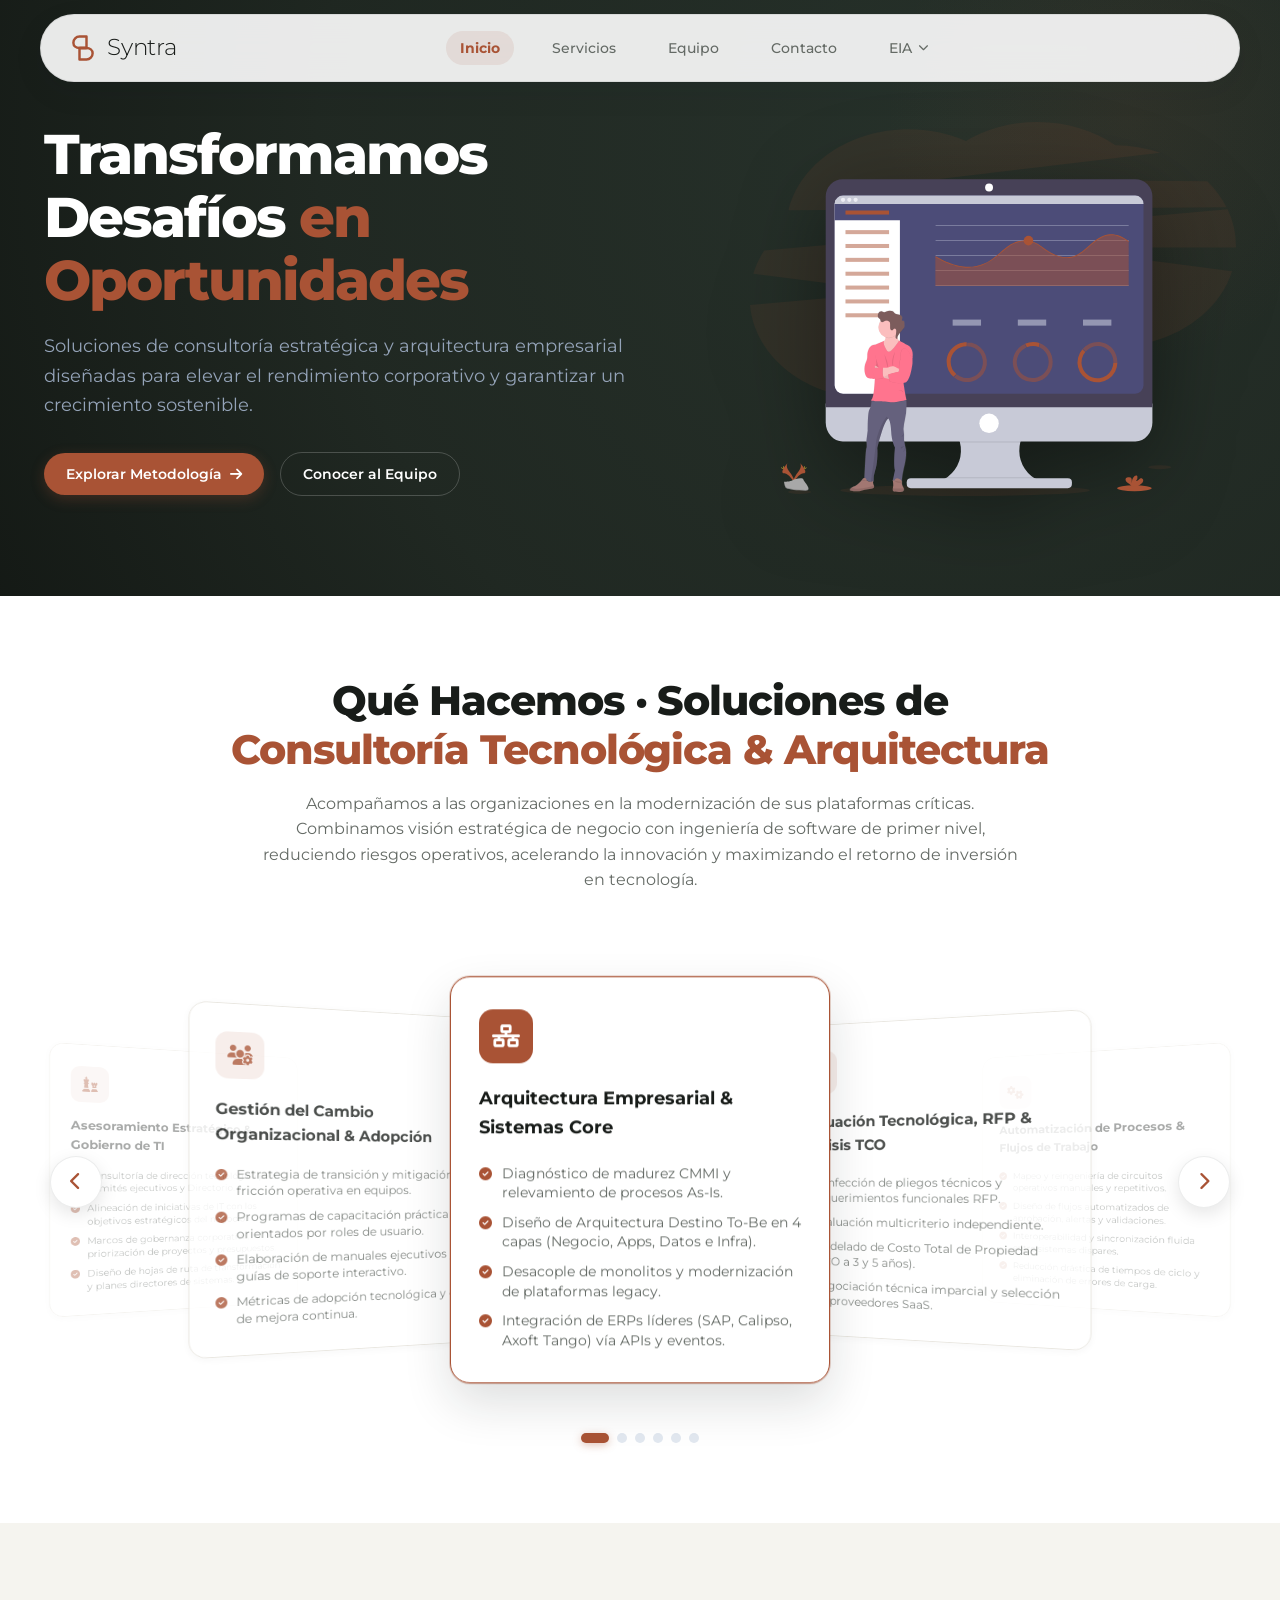
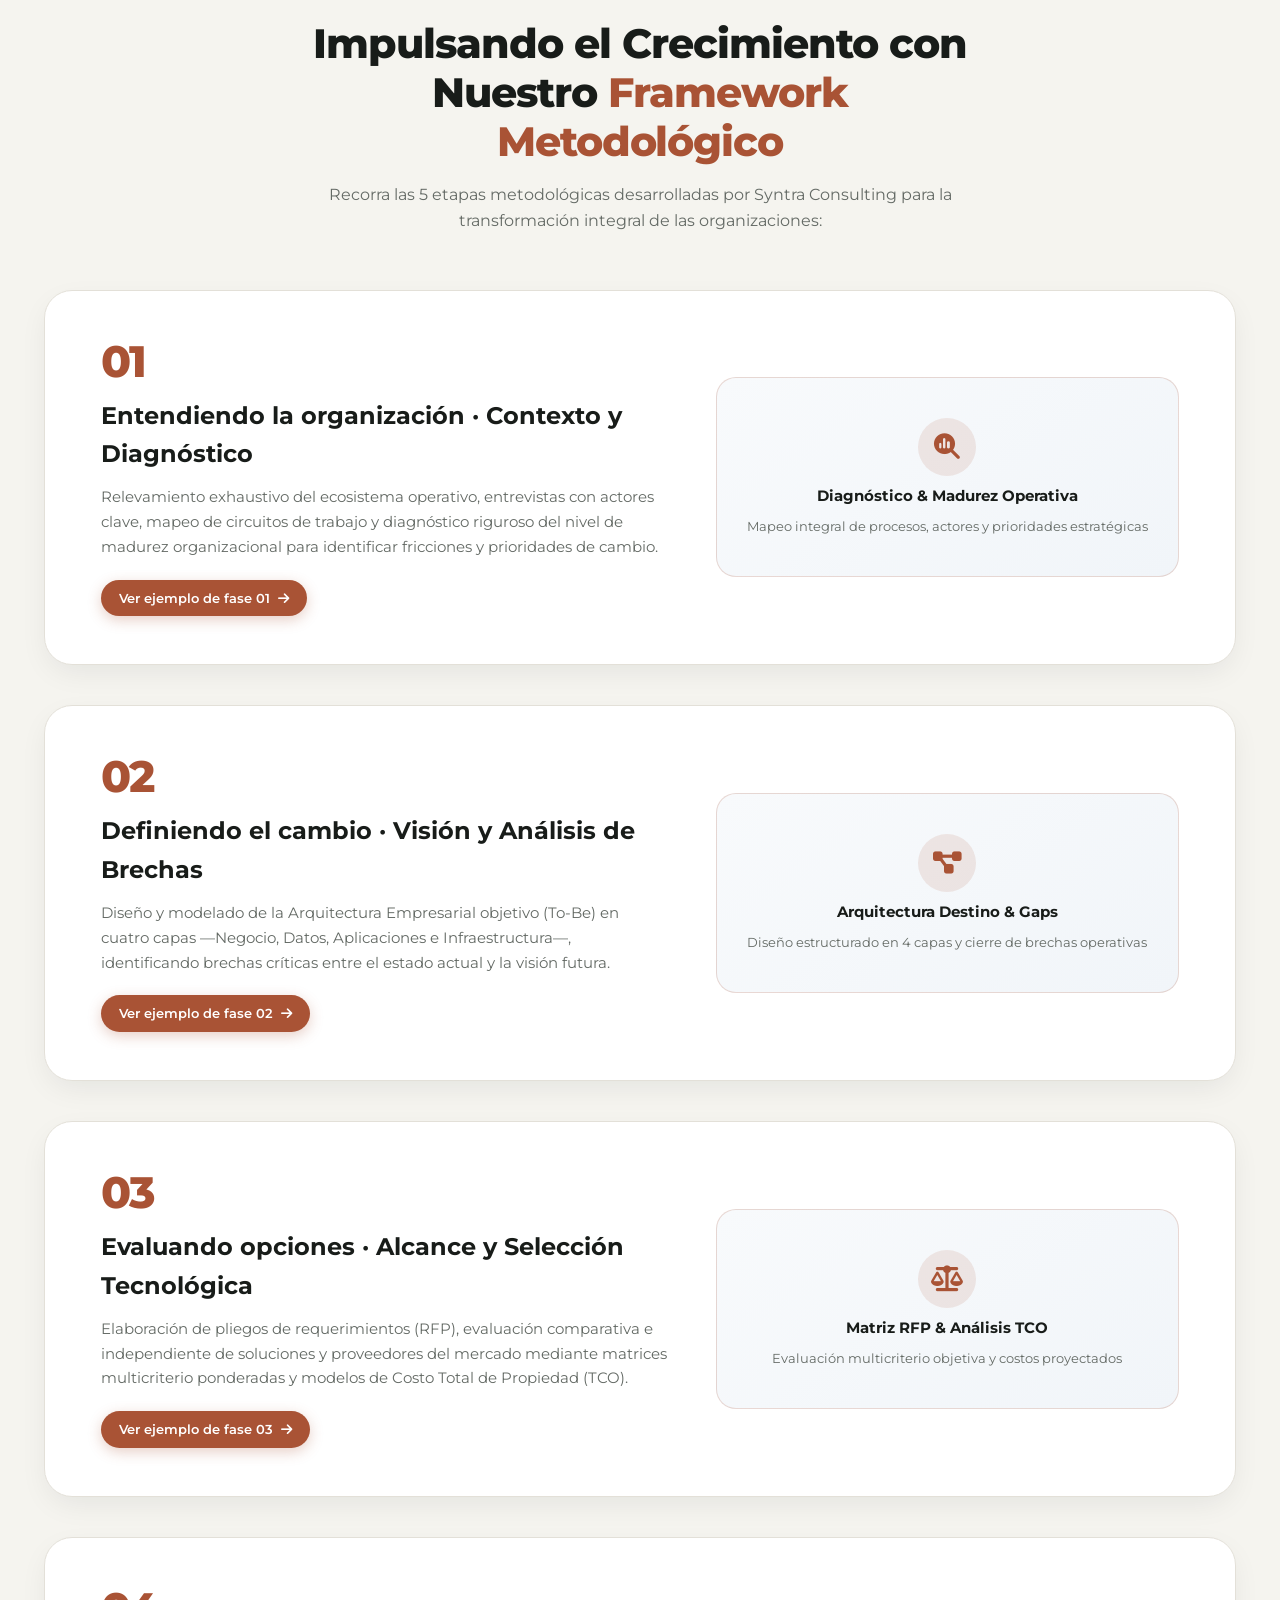
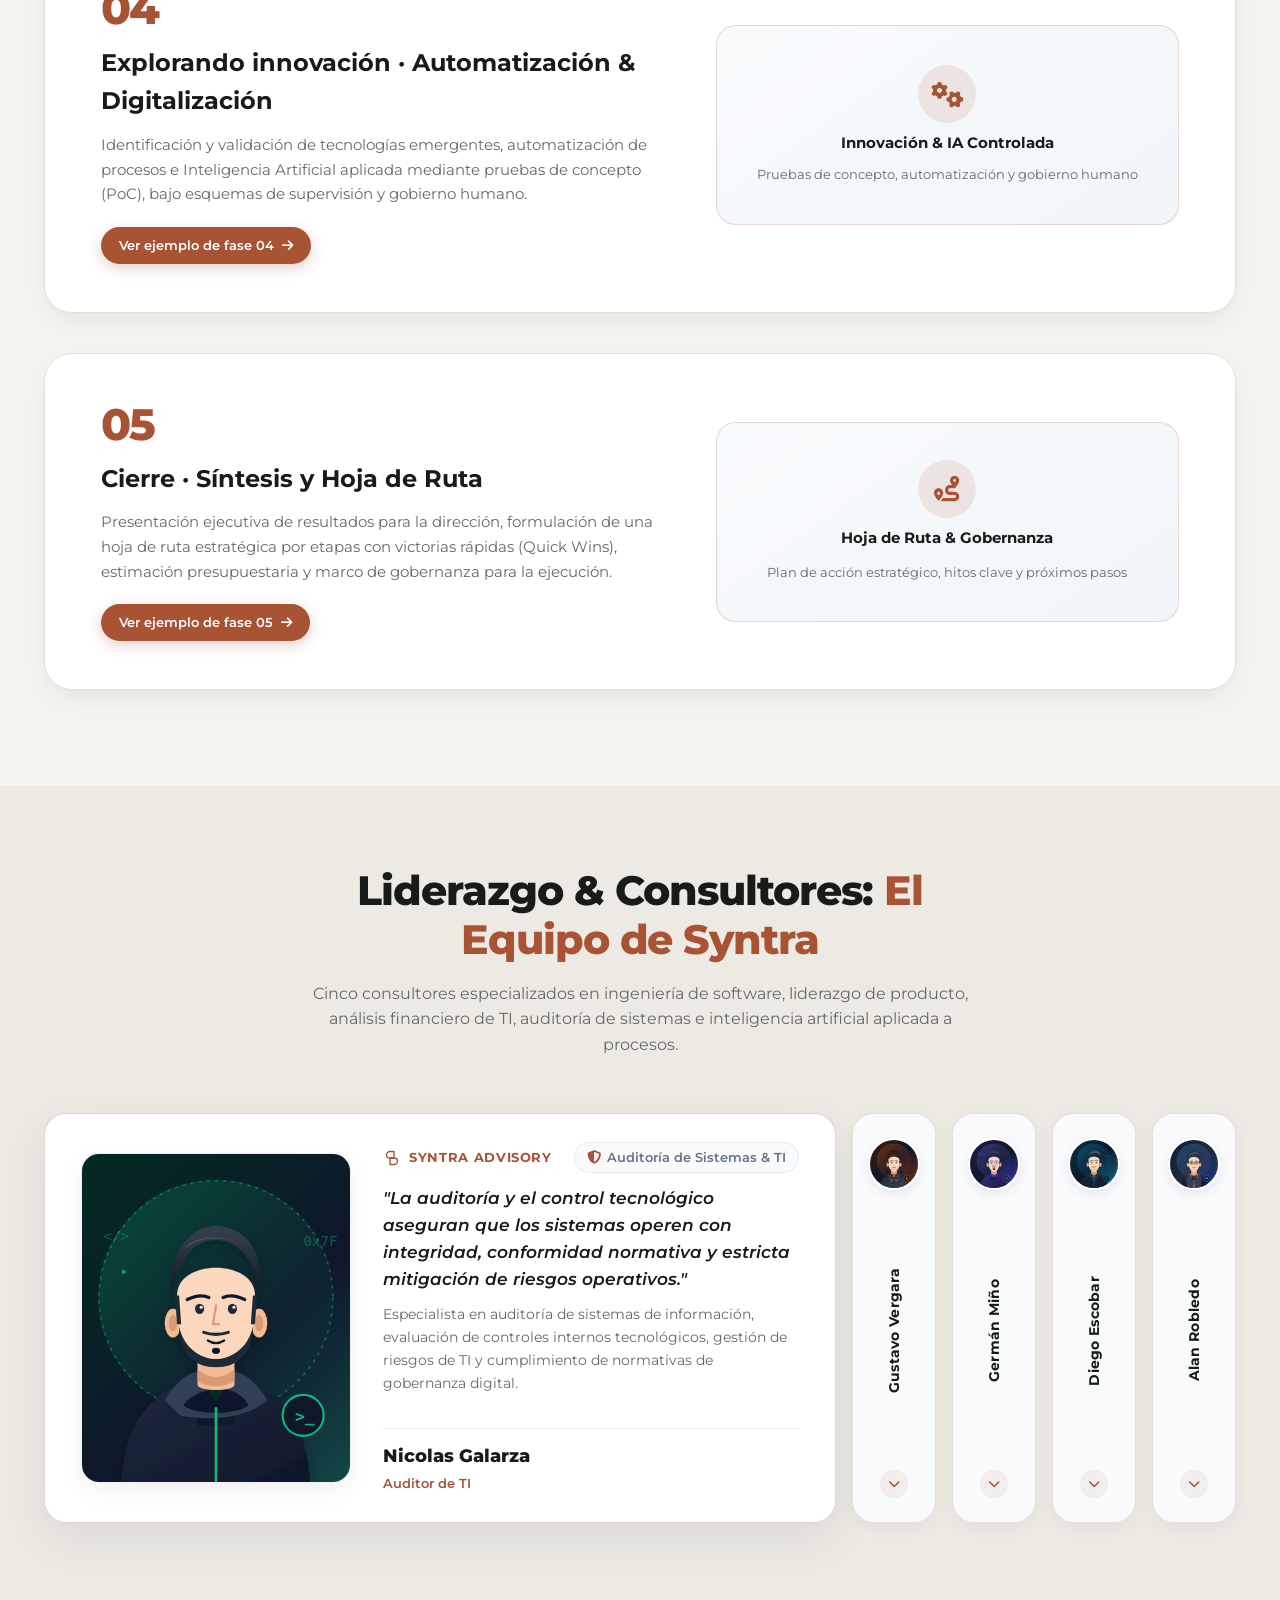
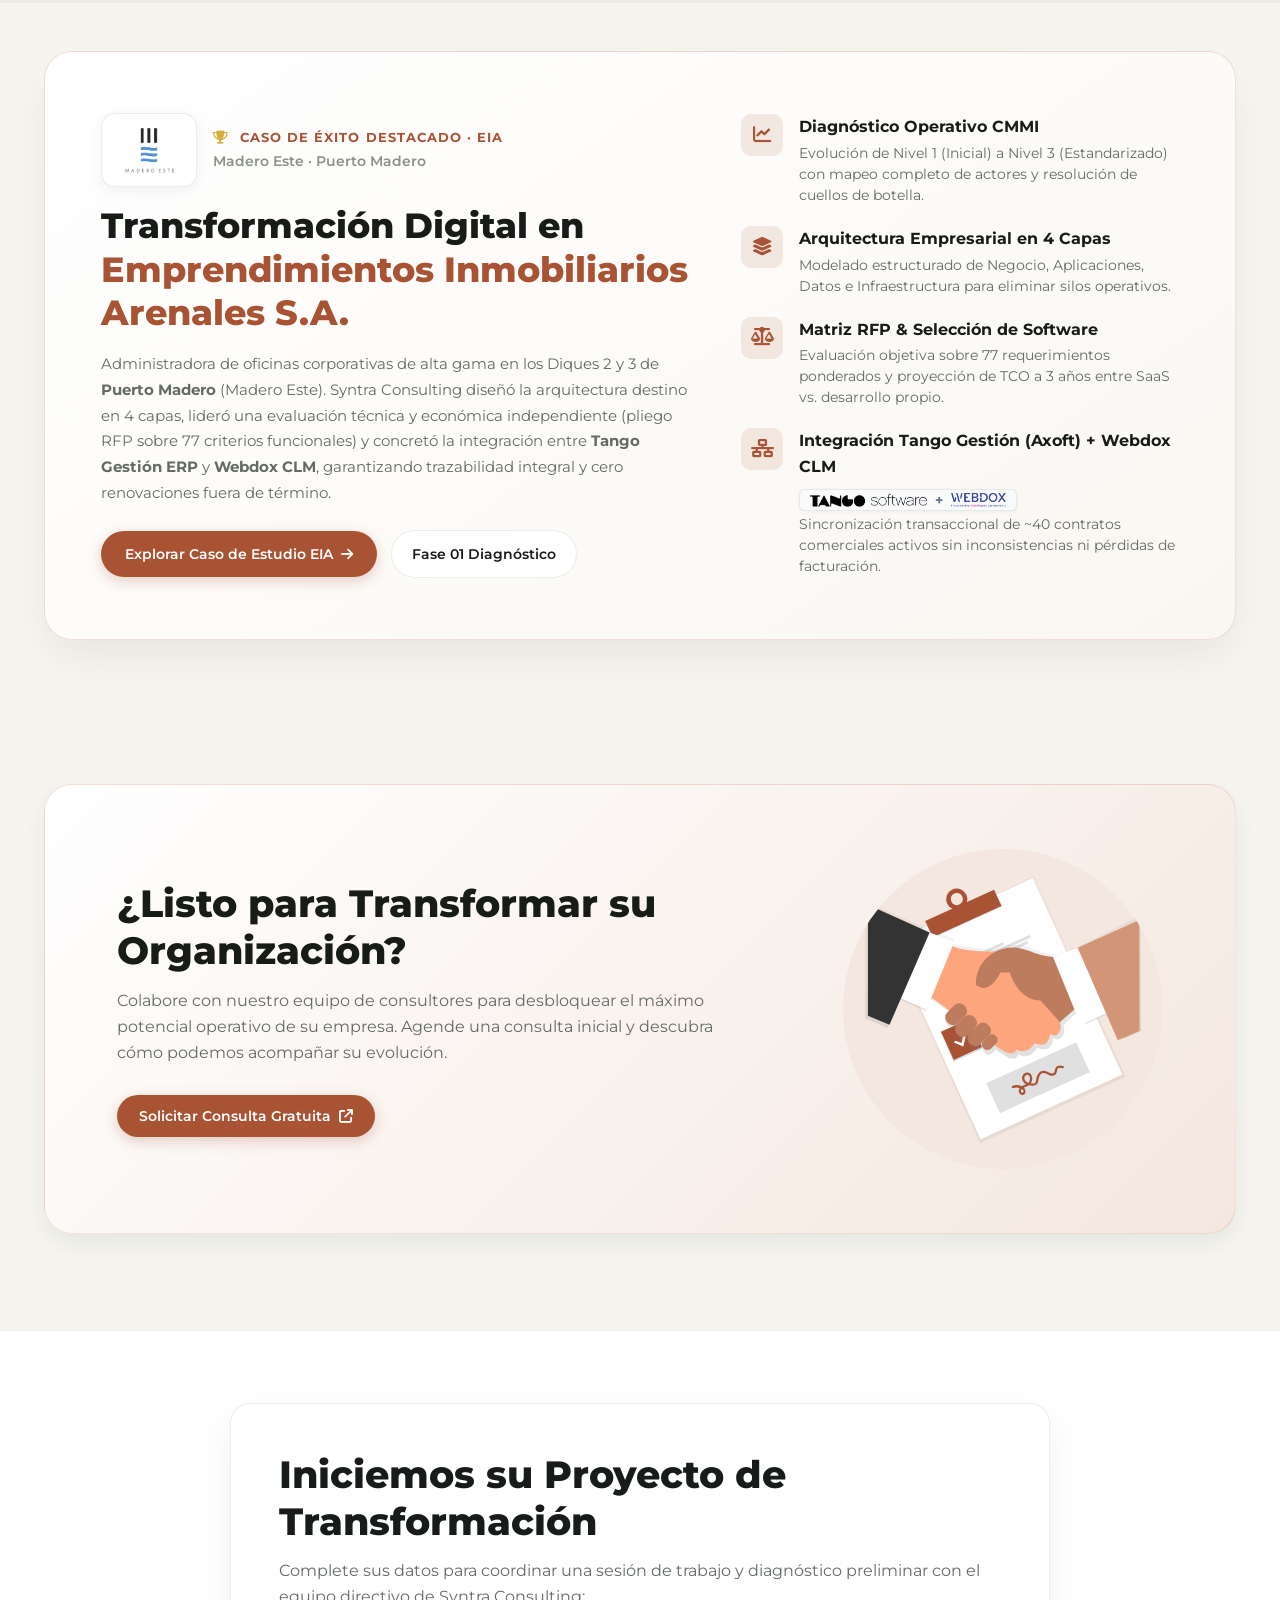
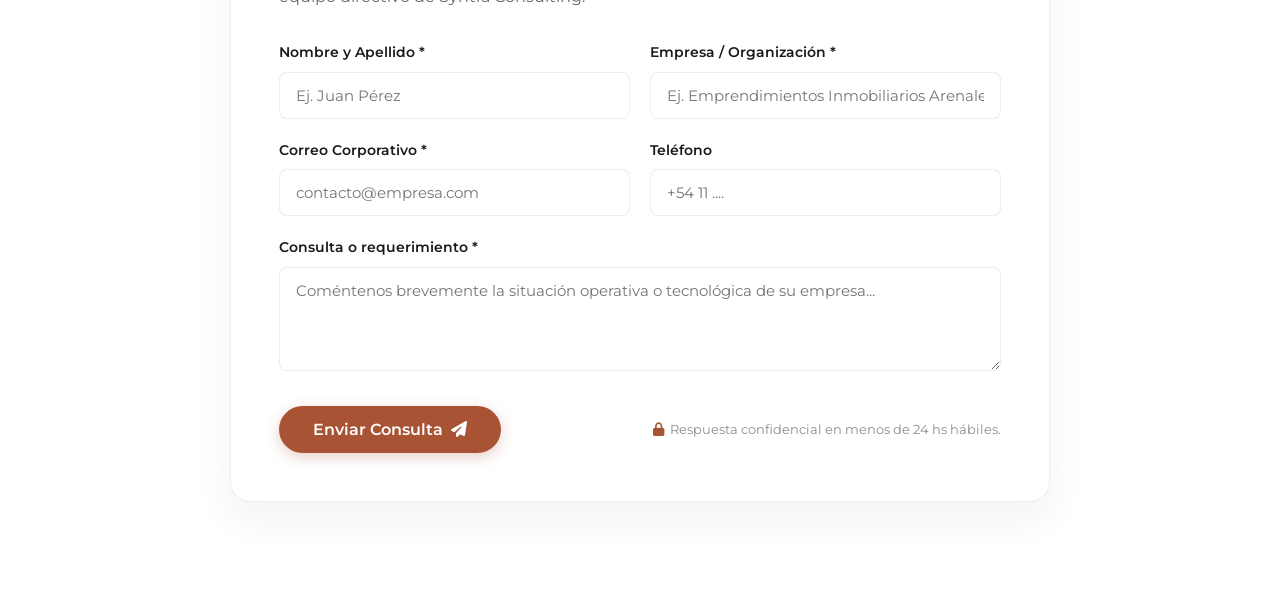
<file: index.html>
<!DOCTYPE html>
<html lang="es">
<head>
  <meta charset="UTF-8">
  <meta name="viewport" content="width=device-width, initial-scale=1.0">
  <title>Syntra Consulting · Inicio & Presentación del Equipo</title>
  <meta name="description" content="Syntra Consulting: Transformamos desafíos operativos en oportunidades de crecimiento sostenible. Conoce a nuestro equipo multidisciplinario y nuestra metodología de transformación.">
  
  <!-- Font Awesome Icons -->
  <link rel="stylesheet" href="https://cdnjs.cloudflare.com/ajax/libs/font-awesome/6.5.1/css/all.min.css">

  <!-- Google Fonts: Montserrat Exclusivamente -->
  <link rel="preconnect" href="https://fonts.googleapis.com">
  <link rel="preconnect" href="https://fonts.gstatic.com" crossorigin>
  <link href="https://fonts.googleapis.com/css2?family=Montserrat:ital,wght@0,300;0,400;0,500;0,600;0,700;0,800;0,900;1,300;1,400;1,500;1,600;1,700&display=swap" rel="stylesheet">

  <link rel="stylesheet" href="styles.css">
  <link rel="icon" type="image/svg+xml" href="assets/logo-symbol.svg">

  <!-- EIA Session Fast Auth Guard (Anti-Flicker) -->
  <script>
    (function() {
      function checkAuth() {
        var c = document.cookie.split(';');
        for (var i = 0; i < c.length; i++) {
          var pair = c[i].trim().split('=');
          if (pair[0] === 'eia_session' && pair[1] === 'authenticated') return true;
        }
        try { if (localStorage.getItem('eia_session') === 'authenticated') return true; } catch(e){}
        return false;
      }
      if (checkAuth()) {
        document.documentElement.classList.add('eia-auth-granted');
      } else {
        document.documentElement.classList.add('eia-auth-denied');
      }
    })();
  </script>
</head>
<body>

  <!-- Site Header -->
  <header class="site-header" role="banner">
    <div class="container header-inner">
      
      <!-- Brand Logo -->
      <a href="index.html" class="brand-logo" aria-label="Syntra Consulting Inicio">
        <img src="assets/logo-symbol.svg" alt="Syntra" class="brand-logo-symbol">
        <span class="brand-logo-text">Syntra</span>
      </a>

      <!-- Navigation Menu with EIA Dropdown -->
      <nav class="nav-container" role="navigation" aria-label="Navegación principal">
        <ul class="nav-menu">
          <li><a href="index.html" class="nav-link active">Inicio</a></li>
          <li><a href="index.html#servicios" class="nav-link">Servicios</a></li>
          <li><a href="index.html#equipo" class="nav-link">Equipo</a></li>
          <li><a href="index.html#contacto" class="nav-link">Contacto</a></li>
          
          <!-- EIA Dropdown Hub -->
          <li class="nav-item-dropdown">
            <a href="eia.html" class="nav-link">
              <span>EIA</span>
              <i class="fa-solid fa-chevron-down" style="font-size:0.65rem;"></i>
            </a>
            <div class="nav-dropdown-menu">
              <a href="eia.html" class="nav-dropdown-item">
                <i class="fa-solid fa-folder-tree" style="color:var(--primary-blue);"></i>
                <span>Índice General EIA</span>
                <span class="nav-dropdown-badge">Hub</span>
              </a>
              <a href="1-entender-la-organizacion.html" class="nav-dropdown-item">
                <i class="fa-solid fa-magnifying-glass-chart"></i>
                <span>1. Entendiendo la organización</span>
              </a>
              <a href="2-definir-el-cambio.html" class="nav-dropdown-item">
                <i class="fa-solid fa-bullseye"></i>
                <span>2. Definiendo el cambio</span>
              </a>
              <a href="3-evaluar-opciones.html" class="nav-dropdown-item">
                <i class="fa-solid fa-scale-balanced"></i>
                <span>3. Evaluando opciones</span>
              </a>
              <a href="4-explorar-innovacion.html" class="nav-dropdown-item">
                <i class="fa-solid fa-robot"></i>
                <span>4. Explorando innovación</span>
              </a>
              <a href="5-cierre.html" class="nav-dropdown-item">
                <i class="fa-solid fa-flag-checkered"></i>
                <span>5. Síntesis, Cierre y Hoja de Ruta</span>
              </a>
              <button type="button" class="nav-dropdown-item nav-dropdown-logout eia-logout-btn" title="Cerrar sesión de EIA">
                <i class="fa-solid fa-arrow-right-from-bracket"></i>
                <span>Cerrar sesión EIA</span>
              </button>
            </div>
          </li>
        </ul>
      </nav>

      <!-- Actions -->
      <div class="header-actions">
        <button type="button" class="nav-logout-btn eia-logout-btn" title="Cerrar sesión de EIA" aria-label="Cerrar sesión de EIA">
          <i class="fa-solid fa-arrow-right-from-bracket"></i>
          <span>Cerrar sesión</span>
        </button>

        <button class="mobile-toggle" aria-label="Abrir menú" aria-expanded="false">
          <span></span>
          <span></span>
          <span></span>
        </button>
      </div>

    </div>
  </header>

  <!-- Main Content -->
  <main>

    <!-- Hero Section (Looka Home / About Style, Sin Cuadriculado) -->
    <section class="hero-section dark">
      <!-- Background Video in Loop & Grayscale with Brand Color Cover Overlay -->
      <video class="hero-video-bg" autoplay muted loop playsinline preload="auto">
        <source src="MS.mp4" type="video/mp4">
      </video>
      <div class="hero-video-cover"></div>
      <div class="ambient-glow"></div>
      <div class="container hero-grid">
        
        <div class="hero-content">
          <h1 class="hero-title">
            Transformamos Desafíos <span class="text-blue">en Oportunidades</span>
          </h1>
          <p class="hero-lead">
            Soluciones de consultoría estratégica y arquitectura empresarial diseñadas para elevar el rendimiento corporativo y garantizar un crecimiento sostenible.
          </p>
          <div class="hero-cta-row">
            <a href="1-entender-la-organizacion.html" class="btn-primary">
              <span>Explorar Metodología</span>
              <span class="arrow"><i class="fa-solid fa-arrow-right"></i></span>
            </a>
            <a href="#equipo" class="btn-secondary" style="background:transparent; color:#FFFFFF; border-color:rgba(255,255,255,0.2);">
              <span>Conocer al Equipo</span>
            </a>
          </div>
        </div>

        <!-- Hero Visual Media (Ilustración limpia sola sin recuadro) -->
        <div class="hero-visual" style="display:flex; justify-content:center; align-items:center;">
          <img src="assets/undraw_dashboard.svg" alt="Ilustración Consultoría IT y Estrategia Syntra" style="width:100%; max-width:500px; height:auto; object-fit:contain; filter: drop-shadow(0 20px 40px rgba(0,0,0,0.4));">
        </div>

      </div>
    </section>

    <!-- IT Consulting Services & Capabilities (Qué Hacemos) -->
    <section id="servicios" style="padding: 80px 0 60px; background:#FFFFFF;">
      <div class="container">
        <div class="section-head text-center" style="max-width: 860px; margin: 0 auto 48px; text-align: center;">
          <h2 class="section-title">
            Qué Hacemos · Soluciones de <span class="text-blue">Consultoría Tecnológica & Arquitectura</span>
          </h2>
          <p class="section-subtitle" style="max-width: 760px; margin: 0 auto;">
            Acompañamos a las organizaciones en la modernización de sus plataformas críticas. Combinamos visión estratégica de negocio con ingeniería de software de primer nivel, reduciendo riesgos operativos, acelerando la innovación y maximizando el retorno de inversión en tecnología.
          </p>
        </div>

        <!-- 3D Carousel: Soluciones de Consultoría -->
        <div class="carousel-3d-wrapper" id="servicesCarousel3D" aria-roledescription="carousel" aria-label="Soluciones de Consultoría Tecnológica">
          
          <!-- Flecha Izquierda -->
          <button type="button" class="carousel-3d-btn prev" aria-label="Servicio anterior" id="carousel3DPrev" title="Ver servicio anterior">
            <i class="fa-solid fa-chevron-left"></i>
          </button>

          <!-- Escenario 3D -->
          <div class="carousel-3d-stage" id="carousel3DStage">
            <div class="carousel-3d-track" id="carousel3DTrack">

              <!-- Card 1: Enterprise Architecture -->
              <div class="service-card-clean carousel-3d-card is-active" data-index="0">
                <div class="service-icon-box">
                  <i class="fa-solid fa-network-wired"></i>
                </div>
                <h3 style="font-size:1.15rem; font-weight:700; color:var(--text-main); margin-bottom:6px;">
                  Arquitectura Empresarial & Sistemas Core
                </h3>
                <ul class="service-check-list">
                  <li class="service-check-item">
                    <i class="fa-solid fa-circle-check"></i>
                    <span>Diagnóstico de madurez CMMI y relevamiento de procesos As-Is.</span>
                  </li>
                  <li class="service-check-item">
                    <i class="fa-solid fa-circle-check"></i>
                    <span>Diseño de Arquitectura Destino To-Be en 4 capas (Negocio, Apps, Datos e Infra).</span>
                  </li>
                  <li class="service-check-item">
                    <i class="fa-solid fa-circle-check"></i>
                    <span>Desacople de monolitos y modernización de plataformas legacy.</span>
                  </li>
                  <li class="service-check-item">
                    <i class="fa-solid fa-circle-check"></i>
                    <span>Integración de ERPs líderes (SAP, Calipso, Axoft Tango) vía APIs y eventos.</span>
                  </li>
                </ul>
              </div>

              <!-- Card 2: Evaluación Tecnológica, RFP & TCO -->
              <div class="service-card-clean carousel-3d-card" data-index="1">
                <div class="service-icon-box">
                  <i class="fa-solid fa-scale-balanced"></i>
                </div>
                <h3 style="font-size:1.15rem; font-weight:700; color:var(--text-main); margin-bottom:6px;">
                  Evaluación Tecnológica, RFP & Análisis TCO
                </h3>
                <ul class="service-check-list">
                  <li class="service-check-item">
                    <i class="fa-solid fa-circle-check"></i>
                    <span>Confección de pliegos técnicos y requerimientos funcionales RFP.</span>
                  </li>
                  <li class="service-check-item">
                    <i class="fa-solid fa-circle-check"></i>
                    <span>Evaluación multicriterio independiente.</span>
                  </li>
                  <li class="service-check-item">
                    <i class="fa-solid fa-circle-check"></i>
                    <span>Modelado de Costo Total de Propiedad (TCO a 3 y 5 años).</span>
                  </li>
                  <li class="service-check-item">
                    <i class="fa-solid fa-circle-check"></i>
                    <span>Negociación técnica imparcial y selección de proveedores SaaS.</span>
                  </li>
                </ul>
              </div>

              <!-- Card 3: Automatización de Procesos -->
              <div class="service-card-clean carousel-3d-card" data-index="2">
                <div class="service-icon-box">
                  <i class="fa-solid fa-gears"></i>
                </div>
                <h3 style="font-size:1.15rem; font-weight:700; color:var(--text-main); margin-bottom:6px;">
                  Automatización de Procesos & Flujos de Trabajo
                </h3>
                <ul class="service-check-list">
                  <li class="service-check-item">
                    <i class="fa-solid fa-circle-check"></i>
                    <span>Mapeo y reingeniería de circuitos operativos manuales y repetitivos.</span>
                  </li>
                  <li class="service-check-item">
                    <i class="fa-solid fa-circle-check"></i>
                    <span>Diseño de flujos automatizados de aprobación, alertas y validaciones.</span>
                  </li>
                  <li class="service-check-item">
                    <i class="fa-solid fa-circle-check"></i>
                    <span>Interoperabilidad y sincronización fluida entre sistemas dispares.</span>
                  </li>
                  <li class="service-check-item">
                    <i class="fa-solid fa-circle-check"></i>
                    <span>Reducción drástica de tiempos de ciclo y eliminación de errores de carga.</span>
                  </li>
                </ul>
              </div>

              <!-- Card 4: Inteligencia Artificial -->
              <div class="service-card-clean carousel-3d-card" data-index="3">
                <div class="service-icon-box">
                  <i class="fa-solid fa-brain"></i>
                </div>
                <h3 style="font-size:1.15rem; font-weight:700; color:var(--text-main); margin-bottom:6px;">
                  Inteligencia Artificial & Soluciones Cognitivas
                </h3>
                <ul class="service-check-list">
                  <li class="service-check-item">
                    <i class="fa-solid fa-circle-check"></i>
                    <span>Identificación de casos de uso de IA Generativa con retorno medible.</span>
                  </li>
                  <li class="service-check-item">
                    <i class="fa-solid fa-circle-check"></i>
                    <span>Protocolos de supervisión humana obligatoria (Human-in-the-Loop).</span>
                  </li>
                  <li class="service-check-item">
                    <i class="fa-solid fa-circle-check"></i>
                    <span>Pruebas de concepto técnicas (PoC) y validación de exactitud cuantitativa.</span>
                  </li>
                </ul>
              </div>

              <!-- Card 5: Asesoramiento Estratégico -->
              <div class="service-card-clean carousel-3d-card" data-index="4">
                <div class="service-icon-box">
                  <i class="fa-solid fa-chess"></i>
                </div>
                <h3 style="font-size:1.15rem; font-weight:700; color:var(--text-main); margin-bottom:6px;">
                  Asesoramiento Estratégico & Gobierno de TI
                </h3>
                <ul class="service-check-list">
                  <li class="service-check-item">
                    <i class="fa-solid fa-circle-check"></i>
                    <span>Consultoría de dirección tecnológica para comités ejecutivos y Directorio.</span>
                  </li>
                  <li class="service-check-item">
                    <i class="fa-solid fa-circle-check"></i>
                    <span>Alineación de iniciativas de IT con los objetivos estratégicos del negocio.</span>
                  </li>
                  <li class="service-check-item">
                    <i class="fa-solid fa-circle-check"></i>
                    <span>Marcos de gobernanza corporativa, priorización de proyectos y presupuestos.</span>
                  </li>
                  <li class="service-check-item">
                    <i class="fa-solid fa-circle-check"></i>
                    <span>Diseño de hojas de ruta de transformación y planes directores de sistemas.</span>
                  </li>
                </ul>
              </div>

              <!-- Card 6: Change Management -->
              <div class="service-card-clean carousel-3d-card" data-index="5">
                <div class="service-icon-box">
                  <i class="fa-solid fa-users-gear"></i>
                </div>
                <h3 style="font-size:1.15rem; font-weight:700; color:var(--text-main); margin-bottom:6px;">
                  Gestión del Cambio Organizacional & Adopción
                </h3>
                <ul class="service-check-list">
                  <li class="service-check-item">
                    <i class="fa-solid fa-circle-check"></i>
                    <span>Estrategia de transición y mitigación de fricción operativa en equipos.</span>
                  </li>
                  <li class="service-check-item">
                    <i class="fa-solid fa-circle-check"></i>
                    <span>Programas de capacitación práctica orientados por roles de usuario.</span>
                  </li>
                  <li class="service-check-item">
                    <i class="fa-solid fa-circle-check"></i>
                    <span>Elaboración de manuales ejecutivos y guías de soporte interactivo.</span>
                  </li>
                  <li class="service-check-item">
                    <i class="fa-solid fa-circle-check"></i>
                    <span>Métricas de adopción tecnológica y ciclos de mejora continua.</span>
                  </li>
                </ul>
              </div>

            </div>
          </div>

          <!-- Flecha Derecha -->
          <button type="button" class="carousel-3d-btn next" aria-label="Siguiente servicio" id="carousel3DNext" title="Ver siguiente servicio">
            <i class="fa-solid fa-chevron-right"></i>
          </button>

          <!-- Paginación de Puntos -->
          <div class="carousel-3d-dots" id="carousel3DDots" role="tablist" aria-label="Selector de servicio">
            <button type="button" class="carousel-3d-dot is-active" data-slide="0" aria-label="1. Arquitectura Empresarial" role="tab" aria-selected="true"></button>
            <button type="button" class="carousel-3d-dot" data-slide="1" aria-label="2. Evaluación Tecnológica y RFP" role="tab" aria-selected="false"></button>
            <button type="button" class="carousel-3d-dot" data-slide="2" aria-label="3. Automatización de Procesos" role="tab" aria-selected="false"></button>
            <button type="button" class="carousel-3d-dot" data-slide="3" aria-label="4. Inteligencia Artificial" role="tab" aria-selected="false"></button>
            <button type="button" class="carousel-3d-dot" data-slide="4" aria-label="5. Asesoramiento Estratégico" role="tab" aria-selected="false"></button>
            <button type="button" class="carousel-3d-dot" data-slide="5" aria-label="6. Gestión del Cambio" role="tab" aria-selected="false"></button>
          </div>

          <!-- Indicador táctil en mobile -->
          <div class="carousel-3d-swipe-hint">
            <i class="fa-solid fa-arrows-left-right"></i> Deslice con el dedo o use las flechas
          </div>

        </div>
      </div>
    </section>

    <!-- Methodology Overview: The 5 Strategic Phases (from Example.PNG) -->
    <section class="process-section">
      <div class="container">
        
        <div class="section-head">
          <h2 class="section-title">
            Impulsando el Crecimiento con Nuestro <span class="text-blue">Framework Metodológico</span>
          </h2>
          <p class="section-subtitle">
            Recorra las 5 etapas metodológicas desarrolladas por Syntra Consulting para la transformación integral de las organizaciones:
          </p>
        </div>

        <!-- 5 Interactive Step Cards linking to the 5 pages (Stackable Cards) -->
        <div class="process-cards-stack">

          <div class="process-step-card" style="--card-index: 0;">
            <div>
              <div class="step-num">01</div>
              <h3 class="step-title">Entendiendo la organización · Contexto y Diagnóstico</h3>
              <p class="step-desc">
                Relevamiento exhaustivo del ecosistema operativo, entrevistas con actores clave, mapeo de circuitos de trabajo y diagnóstico riguroso del nivel de madurez organizacional para identificar fricciones y prioridades de cambio.
              </p>
              <div style="margin-top:20px;">
                <a href="1-entender-la-organizacion.html" class="btn-primary" style="padding:8px 18px; font-size:0.8125rem;">
                  <span>Ver ejemplo de fase 01</span>
                  <span class="arrow"><i class="fa-solid fa-arrow-right"></i></span>
                </a>
              </div>
            </div>
            <div class="step-visual" style="background: linear-gradient(145deg, #F8FAFC 0%, #F1F5F9 100%); border: 1px solid rgba(169, 83, 53, 0.2); border-radius: var(--radius-lg); padding: 28px 24px; display: flex; flex-direction: column; align-items: center; justify-content: center; text-align: center; gap: 8px;">
              <div style="width: 58px; height: 58px; border-radius: 50%; background: var(--primary-blue-muted); display: flex; align-items: center; justify-content: center; color: var(--primary-blue); font-size: 1.6rem;">
                <i class="fa-solid fa-magnifying-glass-chart"></i>
              </div>
              <strong style="color:var(--text-main); font-weight:700; font-size: 0.95rem;">Diagnóstico & Madurez Operativa</strong>
              <p style="font-size:0.8125rem; color:var(--text-body); margin:0;">Mapeo integral de procesos, actores y prioridades estratégicas</p>
            </div>
          </div>

          <div class="process-step-card" style="--card-index: 1;">
            <div>
              <div class="step-num">02</div>
              <h3 class="step-title">Definiendo el cambio · Visión y Análisis de Brechas</h3>
              <p class="step-desc">
                Diseño y modelado de la Arquitectura Empresarial objetivo (To-Be) en cuatro capas —Negocio, Datos, Aplicaciones e Infraestructura—, identificando brechas críticas entre el estado actual y la visión futura.
              </p>
              <div style="margin-top:20px;">
                <a href="2-definir-el-cambio.html" class="btn-primary" style="padding:8px 18px; font-size:0.8125rem;">
                  <span>Ver ejemplo de fase 02</span>
                  <span class="arrow"><i class="fa-solid fa-arrow-right"></i></span>
                </a>
              </div>
            </div>
            <div class="step-visual" style="background: linear-gradient(145deg, #F8FAFC 0%, #F1F5F9 100%); border: 1px solid rgba(169, 83, 53, 0.2); border-radius: var(--radius-lg); padding: 28px 24px; display: flex; flex-direction: column; align-items: center; justify-content: center; text-align: center; gap: 8px;">
              <div style="width: 58px; height: 58px; border-radius: 50%; background: var(--primary-blue-muted); display: flex; align-items: center; justify-content: center; color: var(--primary-blue); font-size: 1.6rem;">
                <i class="fa-solid fa-diagram-project"></i>
              </div>
              <strong style="color:var(--text-main); font-weight:700; font-size: 0.95rem;">Arquitectura Destino & Gaps</strong>
              <p style="font-size:0.8125rem; color:var(--text-body); margin:0;">Diseño estructurado en 4 capas y cierre de brechas operativas</p>
            </div>
          </div>

          <div class="process-step-card" style="--card-index: 2;">
            <div>
              <div class="step-num">03</div>
              <h3 class="step-title">Evaluando opciones · Alcance y Selección Tecnológica</h3>
              <p class="step-desc">
                Elaboración de pliegos de requerimientos (RFP), evaluación comparativa e independiente de soluciones y proveedores del mercado mediante matrices multicriterio ponderadas y modelos de Costo Total de Propiedad (TCO).
              </p>
              <div style="margin-top:20px;">
                <a href="3-evaluar-opciones.html" class="btn-primary" style="padding:8px 18px; font-size:0.8125rem;">
                  <span>Ver ejemplo de fase 03</span>
                  <span class="arrow"><i class="fa-solid fa-arrow-right"></i></span>
                </a>
              </div>
            </div>
            <div class="step-visual" style="background: linear-gradient(145deg, #F8FAFC 0%, #F1F5F9 100%); border: 1px solid rgba(169, 83, 53, 0.2); border-radius: var(--radius-lg); padding: 28px 24px; display: flex; flex-direction: column; align-items: center; justify-content: center; text-align: center; gap: 8px;">
              <div style="width: 58px; height: 58px; border-radius: 50%; background: var(--primary-blue-muted); display: flex; align-items: center; justify-content: center; color: var(--primary-blue); font-size: 1.6rem;">
                <i class="fa-solid fa-scale-balanced"></i>
              </div>
              <strong style="color:var(--text-main); font-weight:700; font-size: 0.95rem;">Matriz RFP & Análisis TCO</strong>
              <p style="font-size:0.8125rem; color:var(--text-body); margin:0;">Evaluación multicriterio objetiva y costos proyectados</p>
            </div>
          </div>

          <div class="process-step-card" style="--card-index: 3;">
            <div>
              <div class="step-num">04</div>
              <h3 class="step-title">Explorando innovación · Automatización & Digitalización</h3>
              <p class="step-desc">
                Identificación y validación de tecnologías emergentes, automatización de procesos e Inteligencia Artificial aplicada mediante pruebas de concepto (PoC), bajo esquemas de supervisión y gobierno humano.
              </p>
              <div style="margin-top:20px;">
                <a href="4-explorar-innovacion.html" class="btn-primary" style="padding:8px 18px; font-size:0.8125rem;">
                  <span>Ver ejemplo de fase 04</span>
                  <span class="arrow"><i class="fa-solid fa-arrow-right"></i></span>
                </a>
              </div>
            </div>
            <div class="step-visual" style="background: linear-gradient(145deg, #F8FAFC 0%, #F1F5F9 100%); border: 1px solid rgba(169, 83, 53, 0.2); border-radius: var(--radius-lg); padding: 28px 24px; display: flex; flex-direction: column; align-items: center; justify-content: center; text-align: center; gap: 8px;">
              <div style="width: 58px; height: 58px; border-radius: 50%; background: var(--primary-blue-muted); display: flex; align-items: center; justify-content: center; color: var(--primary-blue); font-size: 1.6rem;">
                <i class="fa-solid fa-gears"></i>
              </div>
              <strong style="color:var(--text-main); font-weight:700; font-size: 0.95rem;">Innovación & IA Controlada</strong>
              <p style="font-size:0.8125rem; color:var(--text-body); margin:0;">Pruebas de concepto, automatización y gobierno humano</p>
            </div>
          </div>

          <div class="process-step-card" style="--card-index: 4;">
            <div>
              <div class="step-num">05</div>
              <h3 class="step-title">Cierre · Síntesis y Hoja de Ruta</h3>
              <p class="step-desc">
                Presentación ejecutiva de resultados para la dirección, formulación de una hoja de ruta estratégica por etapas con victorias rápidas (Quick Wins), estimación presupuestaria y marco de gobernanza para la ejecución.
              </p>
              <div style="margin-top:20px;">
                <a href="5-cierre.html" class="btn-primary" style="padding:8px 18px; font-size:0.8125rem;">
                  <span>Ver ejemplo de fase 05</span>
                  <span class="arrow"><i class="fa-solid fa-arrow-right"></i></span>
                </a>
              </div>
            </div>
            <div class="step-visual" style="background: linear-gradient(145deg, #F8FAFC 0%, #F1F5F9 100%); border: 1px solid rgba(169, 83, 53, 0.2); border-radius: var(--radius-lg); padding: 28px 24px; display: flex; flex-direction: column; align-items: center; justify-content: center; text-align: center; gap: 8px;">
              <div style="width: 58px; height: 58px; border-radius: 50%; background: var(--primary-blue-muted); display: flex; align-items: center; justify-content: center; color: var(--primary-blue); font-size: 1.6rem;">
                <i class="fa-solid fa-route"></i>
              </div>
              <strong style="color:var(--text-main); font-weight:700; font-size: 0.95rem;">Hoja de Ruta & Gobernanza</strong>
              <p style="font-size:0.8125rem; color:var(--text-body); margin-top:4px;">Plan de acción estratégico, hitos clave y próximos pasos</p>
            </div>
          </div>

        </div>

      </div>
    </section>

    <!-- Expert Team Section (Syntra Consulting Dream Team) -->
    <section id="equipo" style="padding: 80px 0; background-color: var(--bg-surface);">
      <div class="container">
        
        <div class="section-head">
          <h2 class="section-title">
            Liderazgo & Consultores: <span class="text-blue">El Equipo de Syntra</span>
          </h2>
          <p class="section-subtitle">
            Cinco consultores especializados en ingeniería de software, liderazgo de producto, análisis financiero de TI, auditoría de sistemas e inteligencia artificial aplicada a procesos.
          </p>
        </div>

        <div class="team-accordion" id="teamAccordion">
          
          <!-- Consultant 1 (Nicolas Galarza - Active por defecto) -->
          <article class="team-acc-card is-active" data-index="0" tabindex="0" role="button" aria-expanded="true">
            <div class="team-acc-pill">
              <img src="assets/avatar_nicolas.svg" alt="Nicolas Galarza" class="team-acc-pill-img" loading="lazy">
              <div class="team-acc-pill-info">
                <span class="team-acc-pill-name">Nicolas Galarza</span>
                <span class="team-acc-pill-role">Auditor TI</span>
              </div>
              <i class="fa-solid fa-chevron-down team-acc-pill-chevron" aria-hidden="true"></i>
            </div>
            <div class="team-acc-expanded">
              <div class="team-acc-photo-col">
                <img src="assets/avatar_nicolas.svg" alt="Nicolas Galarza" class="team-acc-photo" loading="lazy">
              </div>
              <div class="team-acc-content-col">
                <div class="team-acc-meta-row">
                  <div class="team-acc-badge">
                    <img src="assets/logo-symbol.svg" alt="Syntra" class="team-acc-badge-icon">
                    <span>Syntra Advisory</span>
                  </div>
                  <div class="team-acc-domain">
                    <i class="fa-solid fa-shield-halved"></i>
                    <span>Auditoría de Sistemas & TI</span>
                  </div>
                </div>
                <blockquote class="team-acc-quote">
                  "La auditoría y el control tecnológico aseguran que los sistemas operen con integridad, conformidad normativa y estricta mitigación de riesgos operativos."
                </blockquote>
                <p class="team-acc-bio">
                  Especialista en auditoría de sistemas de información, evaluación de controles internos tecnológicos, gestión de riesgos de TI y cumplimiento de normativas de gobernanza digital.
                </p>
                <div class="team-acc-author">
                  <h3 class="team-acc-name">Nicolas Galarza</h3>
                  <p class="team-acc-role">Auditor de TI</p>
                </div>
              </div>
            </div>
          </article>

          <!-- Consultant 2 (Gustavo Vergara) -->
          <article class="team-acc-card" data-index="1" tabindex="0" role="button" aria-expanded="false">
            <div class="team-acc-pill">
              <img src="assets/avatar_gustavo.svg" alt="Gustavo Vergara" class="team-acc-pill-img" loading="lazy">
              <div class="team-acc-pill-info">
                <span class="team-acc-pill-name">Gustavo Vergara</span>
                <span class="team-acc-pill-role">Analista Financiero de TI</span>
              </div>
              <i class="fa-solid fa-chevron-down team-acc-pill-chevron" aria-hidden="true"></i>
            </div>
            <div class="team-acc-expanded">
              <div class="team-acc-photo-col">
                <img src="assets/avatar_gustavo.svg" alt="Gustavo Vergara" class="team-acc-photo" loading="lazy">
              </div>
              <div class="team-acc-content-col">
                <div class="team-acc-meta-row">
                  <div class="team-acc-badge">
                    <img src="assets/logo-symbol.svg" alt="Syntra" class="team-acc-badge-icon">
                    <span>Syntra Advisory</span>
                  </div>
                  <div class="team-acc-domain">
                    <i class="fa-solid fa-chart-line"></i>
                    <span>Finanzas TI & Evaluación de Proyectos</span>
                  </div>
                </div>
                <blockquote class="team-acc-quote">
                  "La inversión tecnológica estratégica requiere un análisis riguroso de costos, modelos claros de retorno de inversión y una gobernanza financiera transparente."
                </blockquote>
                <p class="team-acc-bio">
                  Especialista en análisis financiero de tecnologías de la información, valuación de proyectos digitales, optimización del costo total de propiedad (TCO) y modelado de ROI.
                </p>
                <div class="team-acc-author">
                  <h3 class="team-acc-name">Gustavo Vergara</h3>
                  <p class="team-acc-role">Analista Financiero de TI</p>
                </div>
              </div>
            </div>
          </article>

          <!-- Consultant 3 (Germán Miño) -->
          <article class="team-acc-card" data-index="2" tabindex="0" role="button" aria-expanded="false">
            <div class="team-acc-pill">
              <img src="assets/avatar_german.svg" alt="Germán Miño" class="team-acc-pill-img" loading="lazy">
              <div class="team-acc-pill-info">
                <span class="team-acc-pill-name">Germán Miño</span>
                <span class="team-acc-pill-role">Ingeniero de Software</span>
              </div>
              <i class="fa-solid fa-chevron-down team-acc-pill-chevron" aria-hidden="true"></i>
            </div>
            <div class="team-acc-expanded">
              <div class="team-acc-photo-col">
                <img src="assets/avatar_german.svg" alt="Germán Miño" class="team-acc-photo" loading="lazy">
              </div>
              <div class="team-acc-content-col">
                <div class="team-acc-meta-row">
                  <div class="team-acc-badge">
                    <img src="assets/logo-symbol.svg" alt="Syntra" class="team-acc-badge-icon">
                    <span>Syntra Advisory</span>
                  </div>
                  <div class="team-acc-domain">
                    <i class="fa-solid fa-code"></i>
                    <span>Ingeniería de Software & Arquitectura</span>
                  </div>
                </div>
                <blockquote class="team-acc-quote">
                  "El diseño riguroso y las buenas prácticas de ingeniería de software son los cimientos que transforman requerimientos complejos en arquitecturas escalables y predecibles."
                </blockquote>
                <p class="team-acc-bio">
                  Ingeniero de software especializado en diseño de arquitecturas de sistemas, integración de plataformas, modernización de software y desarrollo de soluciones técnicas escalables.
                </p>
                <div class="team-acc-author">
                  <h3 class="team-acc-name">Germán Miño</h3>
                  <p class="team-acc-role">Ingeniero de Software</p>
                </div>
              </div>
            </div>
          </article>

          <!-- Consultant 4 (Diego Escobar) -->
          <article class="team-acc-card" data-index="3" tabindex="0" role="button" aria-expanded="false">
            <div class="team-acc-pill">
              <img src="assets/avatar_diego.svg" alt="Diego Escobar" class="team-acc-pill-img" loading="lazy">
              <div class="team-acc-pill-info">
                <span class="team-acc-pill-name">Diego Escobar</span>
                <span class="team-acc-pill-role">Especialista en IA y Automatización de Procesos</span>
              </div>
              <i class="fa-solid fa-chevron-down team-acc-pill-chevron" aria-hidden="true"></i>
            </div>
            <div class="team-acc-expanded">
              <div class="team-acc-photo-col">
                <img src="assets/avatar_diego.svg" alt="Diego Escobar" class="team-acc-photo" loading="lazy">
              </div>
              <div class="team-acc-content-col">
                <div class="team-acc-meta-row">
                  <div class="team-acc-badge">
                    <img src="assets/logo-symbol.svg" alt="Syntra" class="team-acc-badge-icon">
                    <span>Syntra Advisory</span>
                  </div>
                  <div class="team-acc-domain">
                    <i class="fa-solid fa-robot"></i>
                    <span>Inteligencia Artificial & Automatización de Procesos</span>
                  </div>
                </div>
                <blockquote class="team-acc-quote">
                  "La inteligencia artificial generativa y la automatización inteligente multiplican la capacidad operativa cuando se integran con gobernanza rigurosa y supervisión humana."
                </blockquote>
                <p class="team-acc-bio">
                  Especialista en automatización de procesos, diseño de flujos inteligentes, integración de modelos de IA generativa y arquitecturas operativas seguras con supervisión humana.
                </p>
                <div class="team-acc-author">
                  <h3 class="team-acc-name">Diego Escobar</h3>
                  <p class="team-acc-role">Especialista en IA y Automatización de Procesos</p>
                </div>
              </div>
            </div>
          </article>

          <!-- Consultant 5 (Alan Robledo) -->
          <article class="team-acc-card" data-index="4" tabindex="0" role="button" aria-expanded="false">
            <div class="team-acc-pill">
              <img src="assets/avatar_alan.svg" alt="Alan Robledo" class="team-acc-pill-img" loading="lazy">
              <div class="team-acc-pill-info">
                <span class="team-acc-pill-name">Alan Robledo</span>
                <span class="team-acc-pill-role">Product Owner</span>
              </div>
              <i class="fa-solid fa-chevron-down team-acc-pill-chevron" aria-hidden="true"></i>
            </div>
            <div class="team-acc-expanded">
              <div class="team-acc-photo-col">
                <img src="assets/avatar_alan.svg" alt="Alan Robledo" class="team-acc-photo" loading="lazy">
              </div>
              <div class="team-acc-content-col">
                <div class="team-acc-meta-row">
                  <div class="team-acc-badge">
                    <img src="assets/logo-symbol.svg" alt="Syntra" class="team-acc-badge-icon">
                    <span>Syntra Advisory</span>
                  </div>
                  <div class="team-acc-domain">
                    <i class="fa-solid fa-compass"></i>
                    <span>Product Ownership & Estrategia Ágil</span>
                  </div>
                </div>
                <blockquote class="team-acc-quote">
                  "El valor real de un producto digital se construye conectando la visión estratégica del negocio con las necesidades del usuario mediante entregas continuas y priorización ágil."
                </blockquote>
                <p class="team-acc-bio">
                  Product Owner enfocado en la definición de roadmap, priorización estratégica de valor, gobernanza de backlog y alineación continua entre stakeholders de negocio y equipos de ingeniería.
                </p>
                <div class="team-acc-author">
                  <h3 class="team-acc-name">Alan Robledo</h3>
                  <p class="team-acc-role">Product Owner & Estratega de Producto</p>
                </div>
              </div>
            </div>
          </article>

        </div>

      </div>
    </section>

    <!-- Featured Case Study Spotlight (Emprendimientos Inmobiliarios Arenales S.A.) -->
    <section class="case-spotlight-section">
      <div class="container">
        <div class="case-spotlight-card">
          <div class="case-spotlight-grid">
            
            <!-- Left Column: Story & CTAs -->
            <div>
              <div style="display:flex; align-items:center; gap:16px; margin-bottom:18px;">
                <div style="background:#FFFFFF; padding:10px 18px; border-radius:14px; box-shadow:0 4px 14px rgba(24,28,25,0.06); border:1px solid var(--border-subtle); display:inline-flex; align-items:center; justify-content:center;">
                  <img src="assets/madero-calidad.png" alt="Logo Madero Este · EIA" style="height:52px; width:auto; object-fit:contain; display:block;">
                </div>
                <div>
                  <span style="font-size:0.8125rem; font-weight:700; text-transform:uppercase; letter-spacing:0.08em; color:var(--primary-blue); display:block;">
                    <i class="fa-solid fa-trophy" style="margin-right:6px; color:#D4AF37;"></i> Caso de Éxito Destacado · EIA
                  </span>
                  <span style="font-size:0.875rem; color:var(--text-muted); font-weight:600;">Madero Este · Puerto Madero</span>
                </div>
              </div>
              <h2 style="font-size:clamp(1.75rem, 2.7vw, 2.35rem); font-weight:800; color:var(--text-main); line-height:1.25; margin-bottom:16px;">
                Transformación Digital en <span style="color:var(--primary-blue);">Emprendimientos Inmobiliarios Arenales S.A.</span>
              </h2>
              <p style="font-size:0.95rem; color:var(--text-body); line-height:1.7; margin-bottom:24px;">
                Administradora de oficinas corporativas de alta gama en los Diques 2 y 3 de <strong>Puerto Madero</strong> (Madero Este). Syntra Consulting diseñó la arquitectura destino en 4 capas, lideró una evaluación técnica y económica independiente (pliego RFP sobre 77 criterios funcionales) y concretó la integración entre <strong>Tango Gestión ERP</strong> y <strong>Webdox CLM</strong>, garantizando trazabilidad integral y cero renovaciones fuera de término.
              </p>
              <div style="display:flex; gap:14px; flex-wrap:wrap; align-items:center;">
                <a href="eia.html" class="btn-primary" style="padding:12px 24px; font-size:0.875rem;">
                  <span>Explorar Caso de Estudio EIA</span>
                  <span class="arrow"><i class="fa-solid fa-arrow-right"></i></span>
                </a>
                <a href="1-entender-la-organizacion.html" class="btn-secondary" style="padding:12px 20px; font-size:0.875rem;">
                  <span>Fase 01 Diagnóstico</span>
                </a>
              </div>
            </div>

            <!-- Right Column: Clean Project Deliverables (Sin recuadros excesivos) -->
            <div style="display:flex; flex-direction:column; gap:20px; padding:6px 0;">
              
              <div style="display:flex; align-items:flex-start; gap:16px;">
                <div style="width:42px; height:42px; border-radius:10px; background:var(--primary-blue-muted); display:flex; align-items:center; justify-content:center; color:var(--primary-blue); font-size:1.15rem; flex-shrink:0;">
                  <i class="fa-solid fa-chart-line"></i>
                </div>
                <div>
                  <div style="font-weight:700; font-size:1rem; color:var(--text-main);">Diagnóstico Operativo CMMI</div>
                  <div style="font-size:0.875rem; color:var(--text-body); margin-top:3px; line-height:1.5;">Evolución de Nivel 1 (Inicial) a Nivel 3 (Estandarizado) con mapeo completo de actores y resolución de cuellos de botella.</div>
                </div>
              </div>

              <div style="display:flex; align-items:flex-start; gap:16px;">
                <div style="width:42px; height:42px; border-radius:10px; background:var(--primary-blue-muted); display:flex; align-items:center; justify-content:center; color:var(--primary-blue); font-size:1.15rem; flex-shrink:0;">
                  <i class="fa-solid fa-layer-group"></i>
                </div>
                <div>
                  <div style="font-weight:700; font-size:1rem; color:var(--text-main);">Arquitectura Empresarial en 4 Capas</div>
                  <div style="font-size:0.875rem; color:var(--text-body); margin-top:3px; line-height:1.5;">Modelado estructurado de Negocio, Aplicaciones, Datos e Infraestructura para eliminar silos operativos.</div>
                </div>
              </div>

              <div style="display:flex; align-items:flex-start; gap:16px;">
                <div style="width:42px; height:42px; border-radius:10px; background:var(--primary-blue-muted); display:flex; align-items:center; justify-content:center; color:var(--primary-blue); font-size:1.15rem; flex-shrink:0;">
                  <i class="fa-solid fa-scale-balanced"></i>
                </div>
                <div>
                  <div style="font-weight:700; font-size:1rem; color:var(--text-main);">Matriz RFP & Selección de Software</div>
                  <div style="font-size:0.875rem; color:var(--text-body); margin-top:3px; line-height:1.5;">Evaluación objetiva sobre 77 requerimientos ponderados y proyección de TCO a 3 años entre SaaS vs. desarrollo propio.</div>
                </div>
              </div>

              <div style="display:flex; align-items:flex-start; gap:16px;">
                <div style="width:42px; height:42px; border-radius:10px; background:var(--primary-blue-muted); display:flex; align-items:center; justify-content:center; color:var(--primary-blue); font-size:1.15rem; flex-shrink:0;">
                  <i class="fa-solid fa-network-wired"></i>
                </div>
                <div>
                  <div style="display:flex; align-items:center; gap:10px; flex-wrap:wrap;">
                    <div style="font-weight:700; font-size:1rem; color:var(--text-main);">Integración Tango Gestión (Axoft) + Webdox CLM</div>
                    <span style="display:inline-flex; align-items:center; gap:8px; background:#F8FAFC; border:1px solid var(--border-subtle); border-radius:6px; padding:3px 10px; box-shadow:0 1px 4px rgba(0,0,0,0.05);" title="Integración Tango Gestión + Webdox CLM">
                      <img src="assets/tango-clean.png" alt="Tango Gestión" style="height:14px; width:auto; display:block;">
                      <span style="color:#64748B; font-weight:700; font-size:0.875rem; line-height:1;">+</span>
                      <img src="assets/Webdox.png" alt="Webdox CLM" style="height:14px; width:auto; display:block;">
                    </span>
                  </div>
                  <div style="font-size:0.875rem; color:var(--text-body); margin-top:3px; line-height:1.5;">Sincronización transaccional de ~40 contratos comerciales activos sin inconsistencias ni pérdidas de facturación.</div>
                </div>
              </div>

            </div>

          </div>
        </div>
      </div>
    </section>

    <!-- Bottom CTA Banner (Looka Cutout Style, Sin Cuadriculado) -->
    <section class="transform-cta-section">
      <div class="container">
        <div class="transform-cta-box">
          
          <div>
            <h2 style="font-size:clamp(1.85rem, 3vw, 2.5rem); font-weight:800; color:var(--text-main); line-height:1.2; margin-bottom:14px;">
              ¿Listo para Transformar su Organización?
            </h2>
            <p style="font-size:1rem; color:var(--text-body); line-height:1.65; margin-bottom:28px;">
              Colabore con nuestro equipo de consultores para desbloquear el máximo potencial operativo de su empresa. Agende una consulta inicial y descubra cómo podemos acompañar su evolución.
            </p>
            <a href="#contacto" class="btn-primary">
              <span>Solicitar Consulta Gratuita</span>
              <span class="arrow"><i class="fa-solid fa-arrow-up-right-from-square"></i></span>
            </a>
          </div>

          <div class="cta-cutout-graphic">
            <div class="cutout-circle" style="background:var(--bg-light-blue);">
              <img src="assets/undraw_agreement.svg" alt="Ilustración Alianza Estratégica" style="width:100%; height:100%; object-fit:contain; padding:22px;">
            </div>
          </div>

        </div>
      </div>
    </section>

    <!-- Contact Form Section (#contacto) -->
    <section id="contacto" class="contact-section" style="padding: 72px 0 96px; background: #FFFFFF; border-top: 1px solid var(--border-subtle); position: relative;">
      <div class="container">
        <div style="max-width: 820px; margin: 0 auto; background: var(--bg-card); border: 1px solid var(--border-subtle); border-radius: var(--radius-lg); padding: clamp(28px, 4.5vw, 48px); box-shadow: 0 16px 40px rgba(11,29,58,0.06);">
          
          <h2 style="font-size: clamp(1.85rem, 3vw, 2.35rem); font-weight: 800; color: var(--text-main); margin-bottom: 12px; line-height: 1.25;">
            Iniciemos su Proyecto de Transformación
          </h2>
          <p style="font-size: 1rem; color: var(--text-body); line-height: 1.6; margin-bottom: 32px;">
            Complete sus datos para coordinar una sesión de trabajo y diagnóstico preliminar con el equipo directivo de Syntra Consulting:
          </p>

          <form class="contact-form-clean" onsubmit="event.preventDefault(); alert('Gracias por su mensaje. Un consultor senior de Syntra se comunicará con usted a la brevedad.');" style="display:flex; flex-direction:column; gap:20px;">
            <div style="display:grid; grid-template-columns: repeat(auto-fit, minmax(260px, 1fr)); gap:20px;">
              <div>
                <label style="display:block; font-size:0.875rem; font-weight:600; color:var(--text-main); margin-bottom:8px;">Nombre y Apellido *</label>
                <input type="text" required placeholder="Ej. Juan Pérez" style="width:100%; padding:13px 16px; border:1px solid var(--border-subtle); border-radius:8px; font-family:var(--font-main); font-size:0.95rem; background:#FFFFFF; color:var(--text-main); box-sizing:border-box;">
              </div>
              <div>
                <label style="display:block; font-size:0.875rem; font-weight:600; color:var(--text-main); margin-bottom:8px;">Empresa / Organización *</label>
                <input type="text" required placeholder="Ej. Emprendimientos Inmobiliarios Arenales S.A." style="width:100%; padding:13px 16px; border:1px solid var(--border-subtle); border-radius:8px; font-family:var(--font-main); font-size:0.95rem; background:#FFFFFF; color:var(--text-main); box-sizing:border-box;">
              </div>
            </div>

            <div style="display:grid; grid-template-columns: repeat(auto-fit, minmax(260px, 1fr)); gap:20px;">
              <div>
                <label style="display:block; font-size:0.875rem; font-weight:600; color:var(--text-main); margin-bottom:8px;">Correo Corporativo *</label>
                <input type="email" required placeholder="contacto@empresa.com" style="width:100%; padding:13px 16px; border:1px solid var(--border-subtle); border-radius:8px; font-family:var(--font-main); font-size:0.95rem; background:#FFFFFF; color:var(--text-main); box-sizing:border-box;">
              </div>
              <div>
                <label style="display:block; font-size:0.875rem; font-weight:600; color:var(--text-main); margin-bottom:8px;">Teléfono</label>
                <input type="tel" placeholder="+54 11 ...." style="width:100%; padding:13px 16px; border:1px solid var(--border-subtle); border-radius:8px; font-family:var(--font-main); font-size:0.95rem; background:#FFFFFF; color:var(--text-main); box-sizing:border-box;">
              </div>
            </div>

            <div>
              <label style="display:block; font-size:0.875rem; font-weight:600; color:var(--text-main); margin-bottom:8px;">Consulta o requerimiento *</label>
              <textarea rows="4" required placeholder="Coméntenos brevemente la situación operativa o tecnológica de su empresa..." style="width:100%; padding:13px 16px; border:1px solid var(--border-subtle); border-radius:8px; font-family:var(--font-main); font-size:0.95rem; background:#FFFFFF; color:var(--text-main); resize:vertical; box-sizing:border-box;"></textarea>
            </div>

            <div style="display:flex; align-items:center; justify-content:space-between; flex-wrap:wrap; gap:16px; margin-top:8px;">
              <button type="submit" class="btn-primary" style="padding:14px 34px; font-size:1rem; cursor:pointer;">
                <span>Enviar Consulta</span>
                <span class="arrow"><i class="fa-solid fa-paper-plane"></i></span>
              </button>
              <span style="font-size:0.8125rem; color:var(--text-muted); display:flex; align-items:center; gap:6px;">
                <i class="fa-solid fa-lock" style="color:var(--primary-blue);"></i> Respuesta confidencial en menos de 24 hs hábiles.
              </span>
            </div>
          </form>

        </div>
      </div>
    </section>

  </main>

  <!-- Mega Midnight Blue Footer -->
  <footer class="mega-footer" role="contentinfo">
    <div class="footer-watermark">SYNTRA</div>
    <div class="container">
      
      <div class="footer-grid">
        
        <div class="footer-brand-col">
          <a href="index.html" class="brand-logo" style="color:#FFFFFF;">
            <span class="footer-logo-wrap">
              <img src="assets/logo-crop.png" alt="Syntra Consulting" class="footer-logo-img">
            </span>
          </a>
          <p class="footer-desc">
            Syntra Consulting es una firma de consultoría especializada creada para impulsar a las organizaciones mediante arquitectura estructurada, tecnología inteligente y ejecución pragmática.
          </p>
          <div class="footer-social-row">
            <a href="#" class="social-circle-link" aria-label="LinkedIn"><i class="fa-brands fa-linkedin-in"></i></a>
            <a href="#" class="social-circle-link" aria-label="Twitter"><i class="fa-brands fa-x-twitter"></i></a>
            <a href="#" class="social-circle-link" aria-label="Facebook"><i class="fa-brands fa-facebook-f"></i></a>
            <a href="#" class="social-circle-link" aria-label="Instagram"><i class="fa-brands fa-instagram"></i></a>
          </div>
        </div>

        <div>
          <h4 class="footer-col-title">Caso EIA</h4>
          <ul class="footer-links-list">
            <li class="footer-link-item"><a href="eia.html"><strong>Índice General EIA</strong></a></li>
            <li class="footer-link-item"><a href="1-entender-la-organizacion.html">1. Entendiendo la organización</a></li>
            <li class="footer-link-item"><a href="2-definir-el-cambio.html">2. Definiendo el cambio</a></li>
            <li class="footer-link-item"><a href="3-evaluar-opciones.html">3. Evaluando opciones</a></li>
            <li class="footer-link-item"><a href="4-explorar-innovacion.html">4. Explorando innovación</a></li>
            <li class="footer-link-item"><a href="5-cierre.html">5. Cierre & Hoja de Ruta</a></li>
          </ul>
        </div>

        <div>
          <h4 class="footer-col-title">Metodología</h4>
          <ul class="footer-links-list">
            <li class="footer-link-item"><a href="1-entender-la-organizacion.html">Diagnóstico Operativo</a></li>
            <li class="footer-link-item"><a href="2-definir-el-cambio.html">Análisis de Brechas</a></li>
            <li class="footer-link-item"><a href="3-evaluar-opciones.html">Matriz RFP Multicriterio</a></li>
            <li class="footer-link-item"><a href="4-explorar-innovacion.html">Casos de Uso de IA</a></li>
            <li class="footer-link-item"><a href="5-cierre.html">Hoja de Ruta</a></li>
          </ul>
        </div>

        <div>
          <h4 class="footer-col-title">Newsletter</h4>
          <p class="footer-desc" style="margin-bottom:12px;">
            Reciba análisis ejecutivos sobre tecnología corporativa y arquitectura empresarial.
          </p>
          <div class="footer-newsletter-wrap">
            <form class="newsletter-form">
              <input type="email" class="newsletter-input" placeholder="Correo electrónico" required>
              <button type="submit" class="newsletter-btn" aria-label="Suscribirme"><i class="fa-solid fa-arrow-right"></i></button>
            </form>
          </div>
        </div>

      </div>

      <div class="footer-bottom-bar">
        <div>Copyright 2026 · Todos los derechos reservados · Syntra Consulting</div>
        <div class="footer-legal-links">
          <a href="#">Términos y Condiciones</a>
          <a href="#">Política de Privacidad</a>
        </div>
      </div>

    </div>
  </footer>

  <script src="script.js"></script>
</body>
</html>
</file>
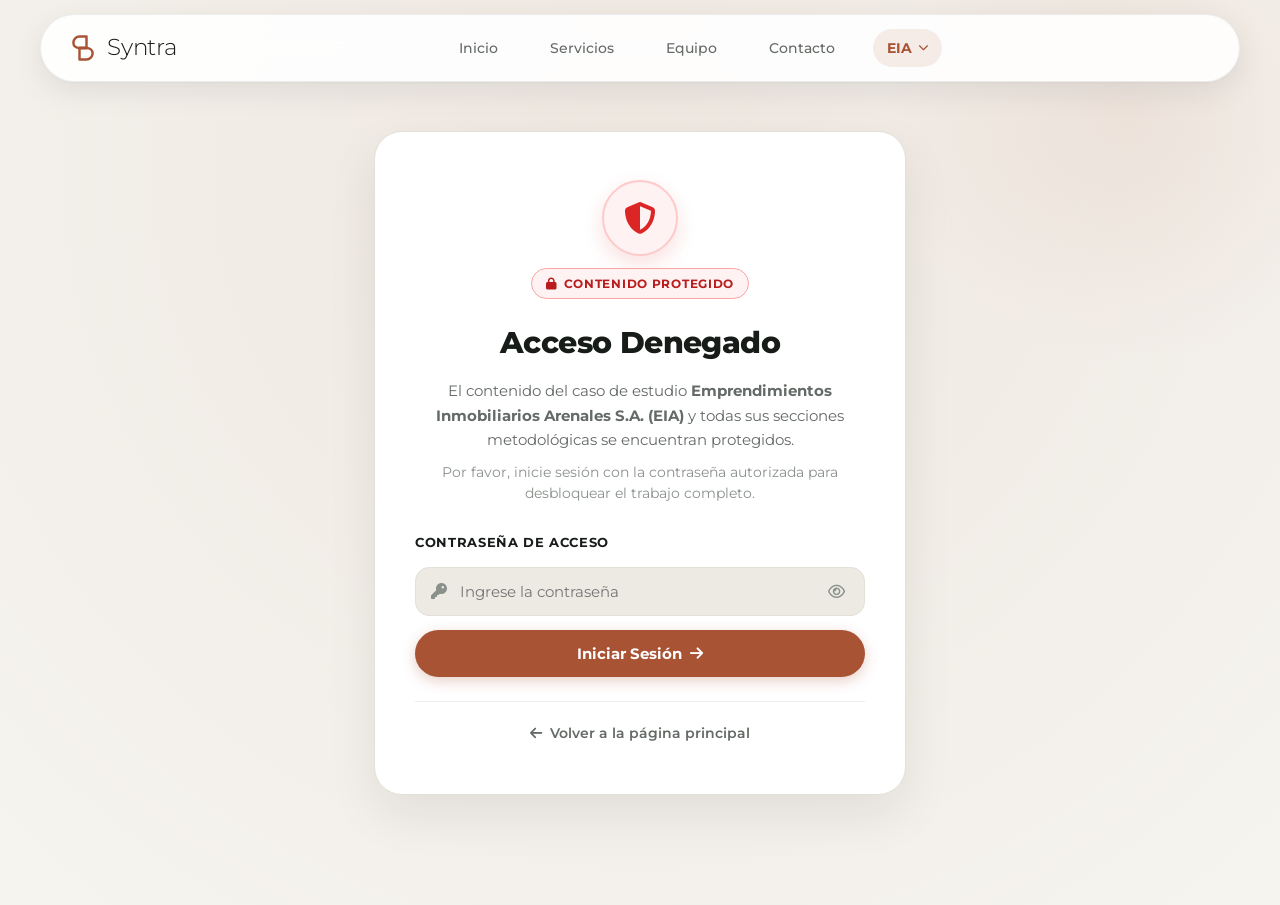
<file: 1-entender-la-organizacion.html>
<!DOCTYPE html>
<html lang="es">
<head>
  <meta charset="UTF-8">
  <meta name="viewport" content="width=device-width, initial-scale=1.0">
  <title>1. Entendiendo la organización · Diagnóstico EIA · Syntra Consulting</title>
  <meta name="description" content="Fase 1: Diagnóstico operativo de Emprendimientos Inmobiliarios Arenales S.A. (EIA). Madurez CMM, matriz MoSCoW y puntos críticos de riesgo.">
  
  <!-- Font Awesome Icons -->
  <link rel="stylesheet" href="https://cdnjs.cloudflare.com/ajax/libs/font-awesome/6.5.1/css/all.min.css">

  <!-- Google Fonts: Montserrat Exclusivamente -->
  <link rel="preconnect" href="https://fonts.googleapis.com">
  <link rel="preconnect" href="https://fonts.gstatic.com" crossorigin>
  <link href="https://fonts.googleapis.com/css2?family=Montserrat:ital,wght@0,300;0,400;0,500;0,600;0,700;0,800;0,900;1,300;1,400;1,500;1,600;1,700&display=swap" rel="stylesheet">

  <link rel="stylesheet" href="styles.css">
  <link rel="icon" type="image/svg+xml" href="assets/logo-symbol.svg">

  <!-- EIA Session Fast Auth Guard (Anti-Flicker) -->
  <script>
    (function() {
      function checkAuth() {
        var c = document.cookie.split(';');
        for (var i = 0; i < c.length; i++) {
          var pair = c[i].trim().split('=');
          if (pair[0] === 'eia_session' && pair[1] === 'authenticated') return true;
        }
        try { if (localStorage.getItem('eia_session') === 'authenticated') return true; } catch(e){}
        return false;
      }
      if (checkAuth()) {
        document.documentElement.classList.add('eia-auth-granted');
      } else {
        document.documentElement.classList.add('eia-auth-denied');
      }
    })();
  </script>
</head>
<body>

  <!-- Site Header -->
  <header class="site-header" role="banner">
    <div class="container header-inner">
      <a href="index.html" class="brand-logo" aria-label="Syntra Consulting Inicio">
        <img src="assets/logo-symbol.svg" alt="Syntra" class="brand-logo-symbol">
        <span class="brand-logo-text">Syntra</span>
      </a>

      <!-- Navigation with EIA Dropdown -->
      <nav class="nav-container" role="navigation" aria-label="Navegación principal">
        <ul class="nav-menu">
          <li><a href="index.html" class="nav-link">Inicio</a></li>
          <li><a href="index.html#servicios" class="nav-link">Servicios</a></li>
          <li><a href="index.html#equipo" class="nav-link">Equipo</a></li>
          <li><a href="index.html#contacto" class="nav-link">Contacto</a></li>
          
          <li class="nav-item-dropdown">
            <a href="eia.html" class="nav-link active">
              <span>EIA</span>
              <i class="fa-solid fa-chevron-down" style="font-size:0.65rem;"></i>
            </a>
            <div class="nav-dropdown-menu">
              <a href="eia.html" class="nav-dropdown-item">
                <i class="fa-solid fa-folder-tree" style="color:var(--primary-blue);"></i>
                <span>Índice General EIA</span>
                <span class="nav-dropdown-badge">Hub</span>
              </a>
              <a href="1-entender-la-organizacion.html" class="nav-dropdown-item active">
                <i class="fa-solid fa-magnifying-glass-chart"></i>
                <span>1. Entendiendo la organización</span>
              </a>
              <a href="2-definir-el-cambio.html" class="nav-dropdown-item">
                <i class="fa-solid fa-bullseye"></i>
                <span>2. Definiendo el cambio</span>
              </a>
              <a href="3-evaluar-opciones.html" class="nav-dropdown-item">
                <i class="fa-solid fa-scale-balanced"></i>
                <span>3. Evaluando opciones</span>
              </a>
              <a href="4-explorar-innovacion.html" class="nav-dropdown-item">
                <i class="fa-solid fa-robot"></i>
                <span>4. Explorando innovación</span>
              </a>
              <a href="5-cierre.html" class="nav-dropdown-item">
                <i class="fa-solid fa-flag-checkered"></i>
                <span>5. Síntesis, Cierre y Hoja de Ruta</span>
              </a>
              <button type="button" class="nav-dropdown-item nav-dropdown-logout eia-logout-btn" title="Cerrar sesión de EIA">
                <i class="fa-solid fa-arrow-right-from-bracket"></i>
                <span>Cerrar sesión EIA</span>
              </button>
            </div>
          </li>
        </ul>
      </nav>

      <div class="header-actions">
        <button type="button" class="nav-logout-btn eia-logout-btn" title="Cerrar sesión de EIA" aria-label="Cerrar sesión de EIA">
          <i class="fa-solid fa-arrow-right-from-bracket"></i>
          <span>Cerrar sesión</span>
        </button>
        <button class="mobile-toggle" aria-label="Abrir menú" aria-expanded="false">
          <span></span><span></span><span></span>
        </button>
      </div>
    </div>
  </header>

  <main>

    <!-- EIA Access Denied / Password Protection Screen -->
    <section class="eia-denied-screen" aria-live="polite">
      <div class="ambient-glow"></div>
      <div class="container eia-denied-container">
        
        <div class="eia-denied-card" id="eiaAuthCard">
          <div class="eia-denied-icon-wrap">
            <div class="eia-denied-icon-circle">
              <i class="fa-solid fa-shield-halved"></i>
            </div>
            <span class="eia-denied-status-badge">
              <i class="fa-solid fa-lock"></i> Contenido Protegido
            </span>
          </div>

          <h1 class="eia-denied-title">Acceso Denegado</h1>
          <p class="eia-denied-subtitle">
            El contenido del caso de estudio <strong>Emprendimientos Inmobiliarios Arenales S.A. (EIA)</strong> y todas sus secciones metodológicas se encuentran protegidos.
          </p>
          <p class="eia-denied-hint">
            Por favor, inicie sesión con la contraseña autorizada para desbloquear el trabajo completo.
          </p>

          <form class="eia-auth-form" id="eiaAuthForm" novalidate>
            <div class="eia-auth-field-group">
              <label for="eiaPasswordInput" class="eia-auth-label">Contraseña de acceso</label>
              <div class="eia-auth-input-wrapper">
                <i class="fa-solid fa-key eia-input-icon"></i>
                <input 
                  type="password" 
                  class="eia-auth-input" 
                  id="eiaPasswordInput" 
                  placeholder="Ingrese la contraseña" 
                  autocomplete="current-password"
                  required
                >
                <button type="button" class="eia-toggle-pwd" id="eiaTogglePwd" aria-label="Mostrar u ocultar contraseña" title="Mostrar/ocultar contraseña">
                  <i class="fa-regular fa-eye"></i>
                </button>
              </div>

              <div id="eiaAuthError" class="eia-auth-feedback is-error" style="display:none;" role="alert">
                <i class="fa-solid fa-triangle-exclamation"></i>
                <span>Acceso denegado: Contraseña incorrecta. Intente nuevamente.</span>
              </div>

              <div id="eiaAuthSuccess" class="eia-auth-feedback is-success" style="display:none;" role="status">
                <i class="fa-solid fa-circle-check"></i>
                <span>Contraseña verificada. Desbloqueando todas las secciones...</span>
              </div>

              <button type="submit" class="btn-primary eia-auth-submit-btn" id="eiaSubmitBtn">
                <span>Iniciar Sesión</span>
                <i class="fa-solid fa-arrow-right"></i>
              </button>
            </div>
          </form>

          <div class="eia-denied-footer">
            <a href="index.html" class="eia-back-home-link">
              <i class="fa-solid fa-arrow-left"></i> Volver a la página principal
            </a>
          </div>
        </div>

      </div>
    </section>

    <!-- EIA Protected Content Wrapper -->
    <div class="eia-protected-content">

    <!-- Phase Hero Banner (Clean, Typographic, No Clutter) -->
    <section class="hero-section">
      <div class="ambient-glow"></div>
      <div class="container hero-with-illustration" style="position:relative; z-index:2;">
        
        <div>
          <div style="display:inline-flex; align-items:center; gap:14px; background:#FFFFFF; padding:8px 18px; border-radius:14px; border:1px solid var(--border-card); margin-bottom:14px; box-shadow:0 4px 14px rgba(15,23,42,0.06);">
            <img src="assets/madero-calidad.png" alt="Logo Madero Este · EIA" style="height:44px; width:auto; object-fit:contain; display:block;">
            <div style="border-left:1px solid var(--border-subtle); padding-left:12px;">
              <span style="font-size:0.6875rem; font-weight:700; text-transform:uppercase; letter-spacing:0.06em; color:var(--primary-blue); display:block;">Caso de Consultoría</span>
              <strong style="font-size:0.875rem; color:var(--text-main); font-weight:700;">Madero Este · EIA</strong>
            </div>
          </div>
          <span class="hero-kicker" style="display:block;">Metodología Syntra · Fase 01</span>
          <h1 class="hero-title" style="margin-top:4px;">
            Entendiendo la organización
          </h1>
          <p class="hero-lead" style="max-width:620px; margin-top:14px;">
            Diagnóstico operativo sobre <strong>Emprendimientos Inmobiliarios Arenales S.A.</strong> (Madero Este): relevamiento de circuitos, nivel de madurez CMM, matriz MoSCoW y puntos críticos de control.
          </p>
        </div>

        <div class="hero-illustration-box">
          <img src="assets/undraw_analytics.svg" alt="Ilustración Diagnóstico Operativo EIA" class="undraw-img">
        </div>

      </div>
    </section>

    <!-- Content Layout Grid -->
    <section style="padding: 24px 0 96px;">
      <div class="container">
        
        <div class="spec-layout-grid">
          
          <!-- Main Column -->
          <div class="spec-main">
            
            <!-- Barra de Metodología con Popover Interactivo (Explicación Sencilla) -->
            <div class="methodology-bar-wrapper">
              <div class="methodology-pill-bar">
                <div class="methodology-pill-info">
                  <span class="methodology-bulb-badge" aria-hidden="true">
                    <i class="fa-solid fa-lightbulb"></i>
                  </span>
                  <div class="methodology-pill-texts">
                    <span class="methodology-pill-kicker">Metodología de esta fase</span>
                    <span class="methodology-pill-title">Diagnóstico de Procesos, Modelo CMM y Matriz MoSCoW · ¿En qué consisten?</span>
                  </div>
                </div>
                <button type="button" class="methodology-trigger-btn" aria-expanded="false" aria-controls="popover-metodologia-01">
                  <i class="fa-solid fa-lightbulb lightbulb-icon-glow"></i>
                  <span>Ver explicación</span>
                  <i class="fa-solid fa-chevron-down arrow-indicator"></i>
                </button>
              </div>

              <!-- Popover Desplegable -->
              <aside id="popover-metodologia-01" class="methodology-popover-box" role="region" aria-label="Metodología de Diagnóstico">
                <div class="popover-header">
                  <div class="popover-badge-tag">
                    <i class="fa-solid fa-lightbulb"></i>
                    <span>Metodología Explicada Fácil</span>
                  </div>
                  <button type="button" class="popover-close-btn" aria-label="Cerrar explicación">
                    <i class="fa-solid fa-xmark"></i>
                  </button>
                </div>
                
                <h3 class="popover-headline">
                  ¿Qué metodologías se usaron para diagnosticar la empresa y en qué consisten?
                </h3>

                <div class="popover-explain-grid">
                  <!-- Bloque 1: ¿Qué es? -->
                  <div class="explain-card concept-card">
                    <div class="explain-card-header">
                      <span class="explain-card-icon concept-icon"><i class="fa-solid fa-book-open"></i></span>
                      <h4>¿Qué es?</h4>
                    </div>
                    <p>
                      El <strong>Modelo de Madurez (CMM)</strong> es una escala del 1 al 5 que mide qué tan organizada está una empresa: desde un nivel donde todo se hace "a pulmón" y depende de la memoria de personas clave (Nivel 1–2), hasta niveles donde los procesos están estandarizados.<br><br>
                      La <strong>Matriz MoSCoW</strong> es una regla práctica para ordenar necesidades separando lo urgente de lo secundario.
                    </p>
                  </div>

                  <!-- Bloque 2: ¿En qué consiste? -->
                  <div class="explain-card steps-card">
                    <div class="explain-card-header">
                      <span class="explain-card-icon steps-icon"><i class="fa-solid fa-list-ol"></i></span>
                      <h4>¿En qué consiste el método? (Paso a paso)</h4>
                    </div>
                    <ul class="explain-steps-list">
                      <li>
                        <span class="explain-step-badge">1</span>
                        <span><strong>Relevar la realidad:</strong> Se mapea cómo viajan las planillas de Excel, mensajes y carpetas entre sectores (ventas, cobranzas y compras).</span>
                      </li>
                      <li>
                        <span class="explain-step-badge">2</span>
                        <span><strong>Medir la madurez (CMM 1–2):</strong> Se confirma que los procesos son repetibles pero artesanales, para no imponer herramientas que nadie pueda usar.</span>
                      </li>
                      <li>
                        <span class="explain-step-badge">3</span>
                        <span><strong>Priorizar con MoSCoW:</strong> Se clasifica lo imprescindible (<em>Must</em>), lo deseable (<em>Should</em>), lo secundario (<em>Could</em>) y lo que queda para más adelante (<em>Won't</em>).</span>
                      </li>
                    </ul>
                  </div>

                  <!-- Bloque 3: ¿Para qué sirve? -->
                  <div class="explain-card value-card">
                    <div class="explain-card-header">
                      <span class="explain-card-icon value-icon"><i class="fa-solid fa-circle-check"></i></span>
                      <h4>¿Para qué sirve? (Resultado concreto)</h4>
                    </div>
                    <ul class="explain-value-list">
                      <li>
                        <i class="fa-solid fa-check"></i>
                        <span><strong>Diagnóstico certero:</strong> Saber con exactitud qué traba el trabajo diario antes de gastar dinero en software.</span>
                      </li>
                      <li>
                        <i class="fa-solid fa-check"></i>
                        <span><strong>Foco en lo urgente:</strong> Evita el error habitual de querer cambiar todo al mismo tiempo de forma caótica.</span>
                      </li>
                      <li>
                        <i class="fa-solid fa-check"></i>
                        <span><strong>Solución a medida:</strong> Garantiza que cualquier sistema futuro resuelva problemas reales de la gente.</span>
                      </li>
                    </ul>
                  </div>
                </div>

                <div class="popover-simple-footer">
                  <span><i class="fa-solid fa-circle-info" style="color:var(--primary-blue); margin-right:6px;"></i> Conceptos de diagnóstico de procesos y madurez organizativa (CMM & MoSCoW).</span>
                  <span style="font-weight:600; color:var(--text-main);">Fase 01 · Entendiendo la Organización</span>
                </div>
              </aside>
            </div>

            <!-- Card 1: Diagnóstico de Madurez & Mapeo de Circuitos -->
            <article class="visual-slide-card">
              <h2 class="visual-slide-title">Madurez Operativa CMM y Circuitos de Negocio</h2>
              <p class="visual-lead-text">
                EIA opera con procesos repetibles pero altamente artesanales, centrados en el oficio de personas clave y planillas individuales:
              </p>

              <!-- Graphic 4-Area Flow Grid -->
              <div style="display:grid; grid-template-columns:repeat(auto-fit, minmax(210px, 1fr)); gap:14px; margin:24px 0 16px;">
                <div style="background:var(--bg-surface); border:1px solid var(--border-subtle); border-radius:var(--radius-md); padding:18px;">
                  <div style="display:flex; align-items:center; gap:8px; margin-bottom:8px;">
                    <i class="fa-solid fa-handshake" style="color:var(--primary-blue);"></i>
                    <strong style="font-size:0.9375rem;">Comercial</strong>
                  </div>
                  <p style="font-size:0.8125rem; color:var(--text-body); margin:0; line-height:1.5;">Negociación ad-hoc en USD/UVA para locatarios AAA sin repositorio centralizado de cláusulas.</p>
                </div>

                <div style="background:var(--bg-surface); border:1px solid var(--border-subtle); border-radius:var(--radius-md); padding:18px;">
                  <div style="display:flex; align-items:center; gap:8px; margin-bottom:8px;">
                    <i class="fa-solid fa-scale-balanced" style="color:var(--primary-blue);"></i>
                    <strong style="font-size:0.9375rem;">Legal</strong>
                  </div>
                  <p style="font-size:0.8125rem; color:var(--text-body); margin:0; line-height:1.5;">Control de garantías y poderes en papel físico y carpetas compartidas sin versiones formales.</p>
                </div>

                <div style="background:var(--bg-surface); border:1px solid var(--border-subtle); border-radius:var(--radius-md); padding:18px;">
                  <div style="display:flex; align-items:center; gap:8px; margin-bottom:8px;">
                    <i class="fa-solid fa-file-invoice-dollar" style="color:var(--primary-blue);"></i>
                    <strong style="font-size:0.9375rem;">Administración</strong>
                  </div>
                  <p style="font-size:0.8125rem; color:var(--text-body); margin:0; line-height:1.5;">Reingreso manual de datos en planillas Excel para liquidar alquileres y expensas.</p>
                </div>

                <div style="background:var(--bg-surface); border:1px solid var(--border-subtle); border-radius:var(--radius-md); padding:18px;">
                  <div style="display:flex; align-items:center; justify-content:space-between; margin-bottom:8px;">
                    <div style="display:flex; align-items:center; gap:8px;">
                      <i class="fa-solid fa-vault" style="color:var(--primary-blue);"></i>
                      <strong style="font-size:0.9375rem;">Tango ERP</strong>
                    </div>
                    <span class="vendor-inline-badge" title="Axoft Argentina"><img src="assets/logo-axoft-dark.png" alt="Logo Axoft"></span>
                  </div>
                  <p style="font-size:0.8125rem; color:var(--text-body); margin:0; line-height:1.5;">Facturación y cobranzas contables desvinculadas de los expedientes contractuales.</p>
                </div>
              </div>

              <!-- Collapsible Annex 01 -->
              <div class="annex-box">
                <button type="button" class="annex-toggle-btn" aria-expanded="false">
                  <i class="fa-solid fa-book-open"></i>
                  <span class="toggle-label">Ver anexo documental y detalles</span>
                  <i class="fa-solid fa-chevron-down chevron-icon"></i>
                </button>
                <div class="annex-body">
                  <div class="annex-header">
                    <span><i class="fa-solid fa-file-lines"></i> Anexo Metodológico · Relevamiento Operativo Completo (T-01 & T-02)</span>
                    <div style="display:flex; gap:8px; flex-wrap:wrap;">
                      <a href="https://drive.google.com/file/d/1R5PXQuXt01RTFB-nly46LU9t8cVZJVFr/view?usp=drive_link" target="_blank" rel="noopener noreferrer" class="annex-pdf-link" title="Abrir T-01 Caso de negocio y relevamiento en Google Drive">
                        <i class="fa-solid fa-file-pdf"></i> T-01 PDF <i class="fa-solid fa-arrow-up-right-from-square" style="font-size:0.7rem;"></i>
                      </a>
                      <a href="https://drive.google.com/file/d/1z30hwufL9v5X9AorxZjGylEXwkNedAk4/view?usp=drive_link" target="_blank" rel="noopener noreferrer" class="annex-pdf-link" title="Abrir T-02 Arquitectura actual en Google Drive">
                        <i class="fa-solid fa-file-pdf"></i> T-02 PDF <i class="fa-solid fa-arrow-up-right-from-square" style="font-size:0.7rem;"></i>
                      </a>
                    </div>
                  </div>
                  <p><strong>Detalle del Contexto Operativo:</strong> EIA opera en el segmento de alquiler corporativo premium en Diques 2 y 3 de Puerto Madero (locatarios: MasterCard, petroleras, embajadas) más consorcios asociados, con contratos en USD/UVA, garantías bancarias y exigencias de auditoría. Su madurez CMM 1–2 expone al negocio a que, ante la ausencia de una persona clave, los circuitos se frenen.</p>
                  <p><strong>Hito de Sistemas Enero 2026:</strong> La empresa completó la migración forzosa de un software de más de 20 años hacia Tango Gestión. Este cambio generó un estado de adaptación reciente y susceptibilidad al cambio tecnológico, exigiendo intervenciones modulares y no traumáticas.</p>
                </div>
              </div>
            </article>

            <!-- Card 2: Tablero Visual MoSCoW -->
            <article class="visual-slide-card">
              <h2 class="visual-slide-title">Priorización de Requisitos (MoSCoW)</h2>
              <p class="visual-lead-text">
                Foco estricto en lo esencial para evitar sobrecostos tecnológicos y resolver los puntos reales de fricción:
              </p>

              <!-- Clean Kanban Board -->
              <div class="visual-kanban-grid">
                
                <div class="visual-kanban-col must">
                  <div class="visual-kanban-header">
                    <i class="fa-solid fa-circle-exclamation"></i> Must Have
                  </div>
                  <div class="visual-kanban-card"><i class="fa-solid fa-folder-closed" style="color:#DC2626; margin-right:6px;"></i> Repositorio Único Centralizado</div>
                  <div class="visual-kanban-card"><i class="fa-solid fa-arrows-rotate" style="color:#DC2626; margin-right:6px;"></i> Traspaso Comercial a Facturación</div>
                  <div class="visual-kanban-card"><i class="fa-solid fa-file-contract" style="color:#DC2626; margin-right:6px;"></i> Trazabilidad e Historial Inmutable</div>
                  <div class="visual-kanban-card"><i class="fa-solid fa-link" style="color:#DC2626; margin-right:6px;"></i> Integración con Tango Gestión</div>
                </div>

                <div class="visual-kanban-col should">
                  <div class="visual-kanban-header">
                    <i class="fa-solid fa-bell"></i> Should Have
                  </div>
                  <div class="visual-kanban-card"><i class="fa-solid fa-clock" style="color:#D97706; margin-right:6px;"></i> Alertas Automáticas a 90, 60 y 30 días</div>
                  <div class="visual-kanban-card"><i class="fa-solid fa-shield-halved" style="color:#D97706; margin-right:6px;"></i> Permisos Basados en Roles (RBAC)</div>
                  <div class="visual-kanban-card"><i class="fa-solid fa-signature" style="color:#D97706; margin-right:6px;"></i> Firma Digital Certificada (Ley 25.506)</div>
                </div>

                <div class="visual-kanban-col could">
                  <div class="visual-kanban-header">
                    <i class="fa-solid fa-sparkles"></i> Could Have
                  </div>
                  <div class="visual-kanban-card"><i class="fa-solid fa-globe" style="color:var(--primary-blue); margin-right:6px;"></i> Portal de Autogestión de Inquilinos</div>
                  <div class="visual-kanban-card"><i class="fa-solid fa-robot" style="color:var(--primary-blue); margin-right:6px;"></i> Extracción Asistida de PDFs con IA</div>
                </div>

                <div class="visual-kanban-col wont">
                  <div class="visual-kanban-header">
                    <i class="fa-solid fa-ban"></i> Won't Have
                  </div>
                  <div class="visual-kanban-card"><i class="fa-solid fa-xmark" style="color:#64748B; margin-right:6px;"></i> No Reemplazar Tango Gestión</div>
                  <div class="visual-kanban-card"><i class="fa-solid fa-xmark" style="color:#64748B; margin-right:6px;"></i> No Reemplazar Tango Sueldos</div>
                </div>

              </div>

              <!-- Collapsible Annex 02 -->
              <div class="annex-box">
                <button type="button" class="annex-toggle-btn" aria-expanded="false">
                  <i class="fa-solid fa-book-open"></i>
                  <span class="toggle-label">Ver anexo documental y detalles</span>
                  <i class="fa-solid fa-chevron-down chevron-icon"></i>
                </button>
                <div class="annex-body">
                  <div class="annex-header">
                    <span><i class="fa-solid fa-file-lines"></i> Anexo Metodológico · Justificación de la Matriz MoSCoW</span>
                    <a href="https://drive.google.com/file/d/1R5PXQuXt01RTFB-nly46LU9t8cVZJVFr/view?usp=drive_link" target="_blank" rel="noopener noreferrer" class="annex-pdf-link" title="Abrir T-01 en Google Drive">
                      <i class="fa-solid fa-file-pdf"></i> T-01 PDF <i class="fa-solid fa-arrow-up-right-from-square" style="font-size:0.7rem;"></i>
                    </a>
                  </div>
                  <p><strong>Criterio de Decisión:</strong> Se acordó con la Gerencia General (Dora Poceiro) mantener intangible el ERP Tango Gestión y Tango Sueldos (Won't Have) para proteger la inversión de enero de 2026. Los esfuerzos se concentran exclusivamente en eliminar la dispersión documental y erradicar los errores en el traspaso interdepartamental.</p>
                </div>
              </div>
            </article>

            <!-- Card 3: Puntos Críticos de Fricción -->
            <article class="visual-slide-card">
              <h2 class="visual-slide-title">Puntos Críticos de Riesgo Operacional</h2>
              <p class="visual-lead-text">
                Vulnerabilidades estructurales que comprometen el control y la rentabilidad de la cartera:
              </p>

              <!-- Clean Risk Items -->
              <div style="display:flex; flex-direction:column; gap:12px; margin:20px 0;">
                
                <div style="background:#FFF5F5; border-left:4px solid #DC2626; border-radius:0 var(--radius-md) var(--radius-md) 0; padding:18px 22px;">
                  <h3 style="font-size:0.9375rem; font-weight:700; color:#991B1B; margin:0 0 4px; display:flex; align-items:center; gap:8px;">
                    <i class="fa-solid fa-user-lock"></i> 1. Falta de Segregación en Control Interno
                  </h3>
                  <p style="font-size:0.8125rem; color:#7F1D1D; margin:0; line-height:1.5;">Los mismos operadores pueden dar de alta contratos, alterar condiciones y facturar en Tango sin workflow de aprobación independiente.</p>
                </div>

                <div style="background:#FFFBEB; border-left:4px solid #D97706; border-radius:0 var(--radius-md) var(--radius-md) 0; padding:18px 22px;">
                  <h3 style="font-size:0.9375rem; font-weight:700; color:#92400E; margin:0 0 4px; display:flex; align-items:center; gap:8px;">
                    <i class="fa-solid fa-server"></i> 2. Dependencia Técnica Externa (Infosud IT SRL)
                  </h3>
                  <p style="font-size:0.8125rem; color:#78350F; margin:0; line-height:1.5;">Servidores locales, mantenimiento y backups delegados en un único proveedor externo sin acuerdos de nivel de servicio (SLA) ni auditorías periódicas.</p>
                </div>

                <div style="background:var(--primary-blue-light); border-left:4px solid var(--primary-blue); border-radius:0 var(--radius-md) var(--radius-md) 0; padding:18px 22px;">
                  <h3 style="font-size:0.9375rem; font-weight:700; color:var(--primary-blue); margin:0 0 4px; display:flex; align-items:center; gap:8px;">
                    <i class="fa-solid fa-chart-line-down"></i> 3. Brecha Digital en Oficinas AAA
                  </h3>
                  <p style="font-size:0.8125rem; color:var(--text-body); margin:0; line-height:1.5;">Competidores directos (RAGHSA, IRSA) operan con portales corporativos y firma remota, mientras EIA gestiona clientes multinacionales en papel y planillas.</p>
                </div>

              </div>

              <!-- Collapsible Annex 03 -->
              <div class="annex-box">
                <button type="button" class="annex-toggle-btn" aria-expanded="false">
                  <i class="fa-solid fa-book-open"></i>
                  <span class="toggle-label">Ver anexo documental y detalles</span>
                  <i class="fa-solid fa-chevron-down chevron-icon"></i>
                </button>
                <div class="annex-body">
                  <div class="annex-header">
                    <span><i class="fa-solid fa-file-lines"></i> Anexo Metodológico · Evaluación de Impacto Operativo</span>
                    <a href="https://drive.google.com/file/d/1z30hwufL9v5X9AorxZjGylEXwkNedAk4/view?usp=drive_link" target="_blank" rel="noopener noreferrer" class="annex-pdf-link" title="Abrir T-02 en Google Drive">
                      <i class="fa-solid fa-file-pdf"></i> T-02 PDF <i class="fa-solid fa-arrow-up-right-from-square" style="font-size:0.7rem;"></i>
                    </a>
                  </div>
                  <p><strong>Riesgo de Control Interno en Tango Gestión:</strong> Actualmente, los perfiles de usuario en Tango no diferencian adecuadamente entre quién negocia, quién carga las condiciones y quién aprueba la emisión de facturas o pagos. Esto expone a la Gerencia General a desvíos en cánones pactados y demoras en el reclamo de pólizas de caución vencidas.</p>
                </div>
              </div>
            </article>

            <!-- Navigation Dock with Previous and Next Phase -->
            <div class="next-phase-dock" style="display:flex; justify-content:space-between; align-items:center; flex-wrap:wrap; gap:16px;">
              <a href="eia.html" class="btn-secondary" style="padding:10px 20px; font-size:0.875rem;">
                <span class="arrow" style="margin-right:6px;"><i class="fa-solid fa-arrow-left"></i></span>
                <span>Hub EIA</span>
              </a>
              <div style="display:flex; align-items:center; gap:18px; flex-wrap:wrap; margin-left:auto;">
                <div class="next-phase-info" style="text-align:right;">
                  <span class="next-phase-label">Siguiente Etapa</span>
                  <span class="next-phase-title">2. Definiendo el cambio · Visión Destino y Escenarios</span>
                </div>
                <a href="2-definir-el-cambio.html" class="btn-primary">
                  <span>Ir a Fase 02</span>
                  <span class="arrow"><i class="fa-solid fa-arrow-right"></i></span>
                </a>
              </div>
            </div>

          </div>

        </div>

      </div>
    </section>

    </div>
    <!-- End EIA Protected Content Wrapper -->

  </main>

  <!-- Mega Midnight Blue Footer -->
  <footer class="mega-footer" role="contentinfo">
    <div class="footer-watermark">SYNTRA</div>
    <div class="container">
      
      <div class="footer-grid">
        
        <div class="footer-brand-col">
          <a href="index.html" class="brand-logo" style="color:#FFFFFF;">
            <span class="footer-logo-wrap">
              <img src="assets/logo-crop.png" alt="Syntra Consulting" class="footer-logo-img">
            </span>
          </a>
          <p class="footer-desc">
            Syntra Consulting es una firma de consultoría especializada creada para impulsar a las organizaciones mediante arquitectura estructurada, tecnología inteligente y ejecución pragmática.
          </p>
          <div class="footer-social-row">
            <a href="#" class="social-circle-link" aria-label="LinkedIn"><i class="fa-brands fa-linkedin-in"></i></a>
            <a href="#" class="social-circle-link" aria-label="Twitter"><i class="fa-brands fa-x-twitter"></i></a>
            <a href="#" class="social-circle-link" aria-label="Facebook"><i class="fa-brands fa-facebook-f"></i></a>
            <a href="#" class="social-circle-link" aria-label="Instagram"><i class="fa-brands fa-instagram"></i></a>
          </div>
        </div>

        <div>
          <h4 class="footer-col-title">Caso EIA</h4>
          <ul class="footer-links-list">
            <li class="footer-link-item"><a href="eia.html"><strong>Índice General EIA</strong></a></li>
            <li class="footer-link-item"><a href="1-entender-la-organizacion.html">1. Entendiendo la organización</a></li>
            <li class="footer-link-item"><a href="2-definir-el-cambio.html">2. Definiendo el cambio</a></li>
            <li class="footer-link-item"><a href="3-evaluar-opciones.html">3. Evaluando opciones</a></li>
            <li class="footer-link-item"><a href="4-explorar-innovacion.html">4. Explorando innovación</a></li>
            <li class="footer-link-item"><a href="5-cierre.html">5. Cierre & Hoja de Ruta</a></li>
          </ul>
        </div>

        <div>
          <h4 class="footer-col-title">Metodología</h4>
          <ul class="footer-links-list">
            <li class="footer-link-item"><a href="1-entender-la-organizacion.html">Diagnóstico Operativo</a></li>
            <li class="footer-link-item"><a href="2-definir-el-cambio.html">Análisis de Brechas</a></li>
            <li class="footer-link-item"><a href="3-evaluar-opciones.html">Matriz RFP Multicriterio</a></li>
            <li class="footer-link-item"><a href="4-explorar-innovacion.html">Casos de Uso de IA</a></li>
            <li class="footer-link-item"><a href="5-cierre.html">Hoja de Ruta</a></li>
          </ul>
        </div>

        <div>
          <h4 class="footer-col-title">Newsletter</h4>
          <p class="footer-desc" style="margin-bottom:12px;">
            Reciba análisis ejecutivos sobre tecnología corporativa y arquitectura empresarial.
          </p>
          <div class="footer-newsletter-wrap">
            <form class="newsletter-form">
              <input type="email" class="newsletter-input" placeholder="Correo electrónico" required>
              <button type="submit" class="newsletter-btn" aria-label="Suscribirme"><i class="fa-solid fa-arrow-right"></i></button>
            </form>
          </div>
        </div>

      </div>

      <div class="footer-bottom-bar">
        <div>Copyright 2026 · Todos los derechos reservados · Syntra Consulting</div>
        <div class="footer-legal-links">
          <a href="#">Términos y Condiciones</a>
          <a href="#">Política de Privacidad</a>
        </div>
      </div>

    </div>
  </footer>

  <script src="script.js"></script>
</body>
</html>
</file>
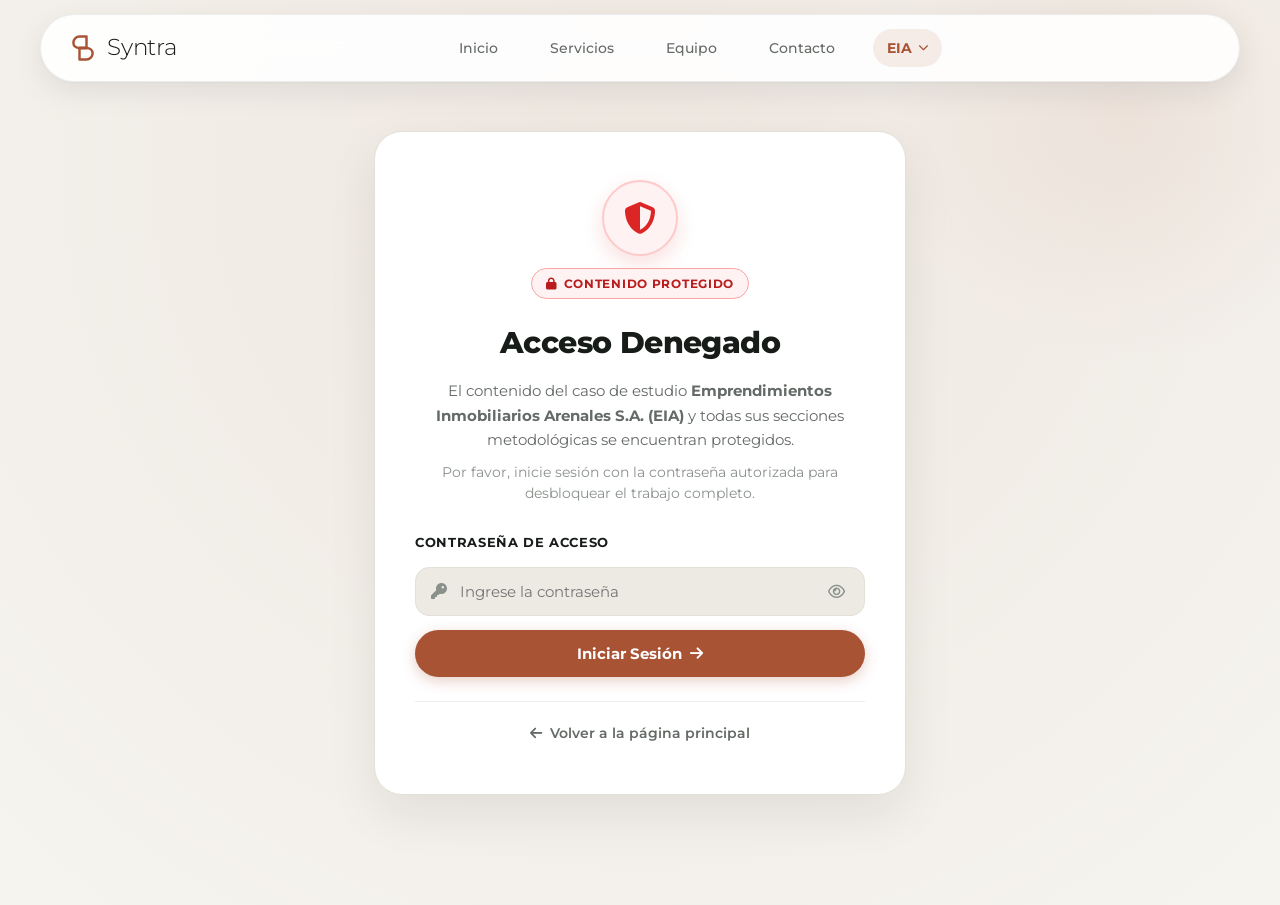
<file: 2-definir-el-cambio.html>
<!DOCTYPE html>
<html lang="es">
<head>
  <meta charset="UTF-8">
  <meta name="viewport" content="width=device-width, initial-scale=1.0">
  <title>2. Definiendo el cambio · Visión y Escenarios EIA · Syntra Consulting</title>
  <meta name="description" content="Fase 2: Arquitectura Empresarial Destino, comparación de los 4 escenarios de solución y selección del Escenario 4 para EIA.">
  
  <!-- Font Awesome Icons -->
  <link rel="stylesheet" href="https://cdnjs.cloudflare.com/ajax/libs/font-awesome/6.5.1/css/all.min.css">

  <!-- Google Fonts: Montserrat Exclusivamente -->
  <link rel="preconnect" href="https://fonts.googleapis.com">
  <link rel="preconnect" href="https://fonts.gstatic.com" crossorigin>
  <link href="https://fonts.googleapis.com/css2?family=Montserrat:ital,wght@0,300;0,400;0,500;0,600;0,700;0,800;0,900;1,300;1,400;1,500;1,600;1,700&display=swap" rel="stylesheet">

  <link rel="stylesheet" href="styles.css">
  <link rel="icon" type="image/svg+xml" href="assets/logo-symbol.svg">

  <!-- EIA Session Fast Auth Guard (Anti-Flicker) -->
  <script>
    (function() {
      function checkAuth() {
        var c = document.cookie.split(';');
        for (var i = 0; i < c.length; i++) {
          var pair = c[i].trim().split('=');
          if (pair[0] === 'eia_session' && pair[1] === 'authenticated') return true;
        }
        try { if (localStorage.getItem('eia_session') === 'authenticated') return true; } catch(e){}
        return false;
      }
      if (checkAuth()) {
        document.documentElement.classList.add('eia-auth-granted');
      } else {
        document.documentElement.classList.add('eia-auth-denied');
      }
    })();
  </script>
</head>
<body>

  <!-- Site Header -->
  <header class="site-header" role="banner">
    <div class="container header-inner">
      <a href="index.html" class="brand-logo" aria-label="Syntra Consulting Inicio">
        <img src="assets/logo-symbol.svg" alt="Syntra" class="brand-logo-symbol">
        <span class="brand-logo-text">Syntra</span>
      </a>

      <!-- Navigation with EIA Dropdown -->
      <nav class="nav-container" role="navigation" aria-label="Navegación principal">
        <ul class="nav-menu">
          <li><a href="index.html" class="nav-link">Inicio</a></li>
          <li><a href="index.html#servicios" class="nav-link">Servicios</a></li>
          <li><a href="index.html#equipo" class="nav-link">Equipo</a></li>
          <li><a href="index.html#contacto" class="nav-link">Contacto</a></li>
          
          <li class="nav-item-dropdown">
            <a href="eia.html" class="nav-link active">
              <span>EIA</span>
              <i class="fa-solid fa-chevron-down" style="font-size:0.65rem;"></i>
            </a>
            <div class="nav-dropdown-menu">
              <a href="eia.html" class="nav-dropdown-item">
                <i class="fa-solid fa-folder-tree" style="color:var(--primary-blue);"></i>
                <span>Índice General EIA</span>
                <span class="nav-dropdown-badge">Hub</span>
              </a>
              <a href="1-entender-la-organizacion.html" class="nav-dropdown-item">
                <i class="fa-solid fa-magnifying-glass-chart"></i>
                <span>1. Entendiendo la organización</span>
              </a>
              <a href="2-definir-el-cambio.html" class="nav-dropdown-item active">
                <i class="fa-solid fa-bullseye"></i>
                <span>2. Definiendo el cambio</span>
              </a>
              <a href="3-evaluar-opciones.html" class="nav-dropdown-item">
                <i class="fa-solid fa-scale-balanced"></i>
                <span>3. Evaluando opciones</span>
              </a>
              <a href="4-explorar-innovacion.html" class="nav-dropdown-item">
                <i class="fa-solid fa-robot"></i>
                <span>4. Explorando innovación</span>
              </a>
              <a href="5-cierre.html" class="nav-dropdown-item">
                <i class="fa-solid fa-flag-checkered"></i>
                <span>5. Síntesis, Cierre y Hoja de Ruta</span>
              </a>
              <button type="button" class="nav-dropdown-item nav-dropdown-logout eia-logout-btn" title="Cerrar sesión de EIA">
                <i class="fa-solid fa-arrow-right-from-bracket"></i>
                <span>Cerrar sesión EIA</span>
              </button>
            </div>
          </li>
        </ul>
      </nav>

      <div class="header-actions">
        <button type="button" class="nav-logout-btn eia-logout-btn" title="Cerrar sesión de EIA" aria-label="Cerrar sesión de EIA">
          <i class="fa-solid fa-arrow-right-from-bracket"></i>
          <span>Cerrar sesión</span>
        </button>
        <button class="mobile-toggle" aria-label="Abrir menú" aria-expanded="false">
          <span></span><span></span><span></span>
        </button>
      </div>
    </div>
  </header>

  <main>

    <!-- EIA Access Denied / Password Protection Screen -->
    <section class="eia-denied-screen" aria-live="polite">
      <div class="ambient-glow"></div>
      <div class="container eia-denied-container">
        
        <div class="eia-denied-card" id="eiaAuthCard">
          <div class="eia-denied-icon-wrap">
            <div class="eia-denied-icon-circle">
              <i class="fa-solid fa-shield-halved"></i>
            </div>
            <span class="eia-denied-status-badge">
              <i class="fa-solid fa-lock"></i> Contenido Protegido
            </span>
          </div>

          <h1 class="eia-denied-title">Acceso Denegado</h1>
          <p class="eia-denied-subtitle">
            El contenido del caso de estudio <strong>Emprendimientos Inmobiliarios Arenales S.A. (EIA)</strong> y todas sus secciones metodológicas se encuentran protegidos.
          </p>
          <p class="eia-denied-hint">
            Por favor, inicie sesión con la contraseña autorizada para desbloquear el trabajo completo.
          </p>

          <form class="eia-auth-form" id="eiaAuthForm" novalidate>
            <div class="eia-auth-field-group">
              <label for="eiaPasswordInput" class="eia-auth-label">Contraseña de acceso</label>
              <div class="eia-auth-input-wrapper">
                <i class="fa-solid fa-key eia-input-icon"></i>
                <input 
                  type="password" 
                  class="eia-auth-input" 
                  id="eiaPasswordInput" 
                  placeholder="Ingrese la contraseña" 
                  autocomplete="current-password"
                  required
                >
                <button type="button" class="eia-toggle-pwd" id="eiaTogglePwd" aria-label="Mostrar u ocultar contraseña" title="Mostrar/ocultar contraseña">
                  <i class="fa-regular fa-eye"></i>
                </button>
              </div>

              <div id="eiaAuthError" class="eia-auth-feedback is-error" style="display:none;" role="alert">
                <i class="fa-solid fa-triangle-exclamation"></i>
                <span>Acceso denegado: Contraseña incorrecta. Intente nuevamente.</span>
              </div>

              <div id="eiaAuthSuccess" class="eia-auth-feedback is-success" style="display:none;" role="status">
                <i class="fa-solid fa-circle-check"></i>
                <span>Contraseña verificada. Desbloqueando todas las secciones...</span>
              </div>

              <button type="submit" class="btn-primary eia-auth-submit-btn" id="eiaSubmitBtn">
                <span>Iniciar Sesión</span>
                <i class="fa-solid fa-arrow-right"></i>
              </button>
            </div>
          </form>

          <div class="eia-denied-footer">
            <a href="index.html" class="eia-back-home-link">
              <i class="fa-solid fa-arrow-left"></i> Volver a la página principal
            </a>
          </div>
        </div>

      </div>
    </section>

    <!-- EIA Protected Content Wrapper -->
    <div class="eia-protected-content">

    <!-- Phase Hero Banner (Clean, Typographic, No Clutter) -->
    <section class="hero-section">
      <div class="ambient-glow"></div>
      <div class="container hero-with-illustration" style="position:relative; z-index:2;">
        
        <div>
          <div style="display:inline-flex; align-items:center; gap:14px; background:#FFFFFF; padding:8px 18px; border-radius:14px; border:1px solid var(--border-card); margin-bottom:14px; box-shadow:0 4px 14px rgba(15,23,42,0.06);">
            <img src="assets/madero-calidad.png" alt="Logo Madero Este · EIA" style="height:44px; width:auto; object-fit:contain; display:block;">
            <div style="border-left:1px solid var(--border-subtle); padding-left:12px;">
              <span style="font-size:0.6875rem; font-weight:700; text-transform:uppercase; letter-spacing:0.06em; color:var(--primary-blue); display:block;">Caso de Consultoría</span>
              <strong style="font-size:0.875rem; color:var(--text-main); font-weight:700;">Madero Este · EIA</strong>
            </div>
          </div>
          <span class="hero-kicker" style="display:block;">Metodología Syntra · Fase 02</span>
          <h1 class="hero-title" style="margin-top:4px;">
            Definiendo el cambio
          </h1>
          <p class="hero-lead" style="max-width:620px; margin-top:14px;">
            Diseño de la Arquitectura Empresarial Destino (AE Destino) en 4 capas para EIA en un horizonte de 2 a 3 años, y justificación de la selección del Escenario 4 (SaaS Modular integrado a Tango).
          </p>
        </div>

        <div class="hero-illustration-box">
          <img src="assets/undraw_cloud_sync.svg" alt="Ilustración Arquitectura Cloud EIA" class="undraw-img">
        </div>

      </div>
    </section>

    <!-- Content Layout Grid -->
    <section style="padding: 24px 0 96px;">
      <div class="container">
        
        <div class="spec-layout-grid">
          
          <!-- Main Column -->
          <div class="spec-main">
            
            <!-- Barra de Metodología con Popover Interactivo (Explicación Sencilla) -->
            <div class="methodology-bar-wrapper">
              <div class="methodology-pill-bar">
                <div class="methodology-pill-info">
                  <span class="methodology-bulb-badge" aria-hidden="true">
                    <i class="fa-solid fa-lightbulb"></i>
                  </span>
                  <div class="methodology-pill-texts">
                    <span class="methodology-pill-kicker">Metodología de esta fase</span>
                    <span class="methodology-pill-title">Arquitectura Empresarial en 4 Capas y Análisis de Brechas · ¿En qué consisten?</span>
                  </div>
                </div>
                <button type="button" class="methodology-trigger-btn" aria-expanded="false" aria-controls="popover-metodologia-02">
                  <i class="fa-solid fa-lightbulb lightbulb-icon-glow"></i>
                  <span>Ver explicación</span>
                  <i class="fa-solid fa-chevron-down arrow-indicator"></i>
                </button>
              </div>

              <!-- Popover Desplegable -->
              <aside id="popover-metodologia-02" class="methodology-popover-box" role="region" aria-label="Metodología de Arquitectura y Cambio">
                <div class="popover-header">
                  <div class="popover-badge-tag">
                    <i class="fa-solid fa-lightbulb"></i>
                    <span>Metodología Explicada Fácil</span>
                  </div>
                  <button type="button" class="popover-close-btn" aria-label="Cerrar explicación">
                    <i class="fa-solid fa-xmark"></i>
                  </button>
                </div>
                
                <h3 class="popover-headline">
                  ¿Qué es la Arquitectura Empresarial y el Análisis de Brechas?
                </h3>

                <div class="popover-explain-grid">
                  <!-- Bloque 1: ¿Qué es? -->
                  <div class="explain-card concept-card">
                    <div class="explain-card-header">
                      <span class="explain-card-icon concept-icon"><i class="fa-solid fa-layer-group"></i></span>
                      <h4>¿Qué es?</h4>
                    </div>
                    <p>
                      La <strong>Arquitectura Empresarial</strong> es como el plano de obra de una casa, pero para una empresa: ordena a la organización en 4 niveles para que cada pieza encaje sin desarmar lo que ya funciona.<br><br>
                      El <strong>Análisis de Brechas (Gap Analysis)</strong> compara la foto de hoy (dónde estamos) con la foto del futuro (adónde queremos llegar) para construir solo lo que falta.
                    </p>
                  </div>

                  <!-- Bloque 2: ¿En qué consiste? -->
                  <div class="explain-card steps-card">
                    <div class="explain-card-header">
                      <span class="explain-card-icon steps-icon"><i class="fa-solid fa-list-ol"></i></span>
                      <h4>¿En qué consiste el método? (Paso a paso)</h4>
                    </div>
                    <ul class="explain-steps-list">
                      <li>
                        <span class="explain-step-badge">1</span>
                        <span><strong>Capa de Negocio:</strong> Se definen las reglas comerciales, etapas de aprobación y los circuitos de firmas de contratos.</span>
                      </li>
                      <li>
                        <span class="explain-step-badge">2</span>
                        <span><strong>Capa de Información:</strong> Se determina qué datos deben fluir entre sectores (clientes, cuotas, fechas y boletos).</span>
                      </li>
                      <li>
                        <span class="explain-step-badge">3</span>
                        <span><strong>Capa de Aplicaciones:</strong> Se eligen las herramientas informáticas necesarias (se conserva Tango para contabilidad y se incorpora una herramienta ágil para contratos).</span>
                      </li>
                      <li>
                        <span class="explain-step-badge">4</span>
                        <span><strong>Capa de Tecnología:</strong> Se definen los servidores en la nube y la conexión segura para que los sistemas se comuniquen solos.</span>
                      </li>
                    </ul>
                  </div>

                  <!-- Bloque 3: ¿Para qué sirve? -->
                  <div class="explain-card value-card">
                    <div class="explain-card-header">
                      <span class="explain-card-icon value-icon"><i class="fa-solid fa-circle-check"></i></span>
                      <h4>¿Para qué sirve? (Resultado concreto)</h4>
                    </div>
                    <ul class="explain-value-list">
                      <li>
                        <i class="fa-solid fa-check"></i>
                        <span><strong>Operación continua:</strong> La empresa no se frena ni un solo día; sigue facturando y cobrando con normalidad.</span>
                      </li>
                      <li>
                        <i class="fa-solid fa-check"></i>
                        <span><strong>No más doble carga:</strong> Evita tener que ingresar la misma información en dos o tres planillas distintas.</span>
                      </li>
                      <li>
                        <i class="fa-solid fa-check"></i>
                        <span><strong>Cambio sin estrés:</strong> El personal incorpora herramientas modernas de forma gradual y amigable.</span>
                      </li>
                    </ul>
                  </div>
                </div>

                <div class="popover-simple-footer">
                  <span><i class="fa-solid fa-circle-info" style="color:var(--primary-blue); margin-right:6px;"></i> Conceptos de Arquitectura Empresarial en 4 Capas y Brechas AS-IS vs TO-BE.</span>
                  <span style="font-weight:600; color:var(--text-main);">Fase 02 · Definiendo el Cambio</span>
                </div>
              </aside>
            </div>

            <!-- Card 1: Stack de 4 Capas AE Destino -->
            <article class="visual-slide-card">
              <h2 class="visual-slide-title">Arquitectura Empresarial Destino en 4 Capas</h2>
              <p class="visual-lead-text">
                Transformación estructural diseñada para modernizar la gestión contractual sin sobrecargar la contabilidad de Tango:
              </p>

              <!-- Visual Layer Stack Graphic -->
              <div class="visual-layer-stack">
                
                <div class="visual-layer-card">
                  <div class="visual-layer-title">
                    <i class="fa-solid fa-briefcase" style="color:var(--primary-blue); font-size:1.15rem;"></i>
                    <span>1. Negocio</span>
                  </div>
                  <div class="visual-layer-desc">
                    Matrices RACI de traspaso Comercial a Facturación + Alertas preventivas de vencimiento a 90, 60 y 30 días para retener el 90% de locatarios.
                  </div>
                  <div class="visual-layer-pill">Meta: 90% Retención</div>
                </div>

                <div class="visual-layer-card">
                  <div class="visual-layer-title">
                    <i class="fa-solid fa-database" style="color:var(--primary-blue); font-size:1.15rem;"></i>
                    <span>2. Datos</span>
                  </div>
                  <div class="visual-layer-desc">
                    Repositorio documental unificado (DMS/CLM) como única fuente de verdad + Control de acceso granular basado en roles (RBAC).
                  </div>
                  <div class="visual-layer-pill">Única Fuente</div>
                </div>

                <div class="visual-layer-card">
                  <div class="visual-layer-title">
                    <i class="fa-solid fa-puzzle-piece" style="color:var(--primary-blue); font-size:1.15rem;"></i>
                    <span>3. Aplicaciones</span>
                  </div>
                  <div class="visual-layer-desc">
                    Software CLM conectado bidireccionalmente con Tango Gestión + Módulo de firma electrónica con validez jurídica (Ley 25.506).
                  </div>
                  <div class="visual-layer-pill" style="display:inline-flex; align-items:center; gap:6px;">
                    <img src="assets/logo-axoft-dark.png" alt="Axoft" style="height:12px;"> Webdox + Tango (Axoft)
                  </div>
                </div>

                <div class="visual-layer-card">
                  <div class="visual-layer-title">
                    <i class="fa-solid fa-cloud-arrow-up" style="color:var(--primary-blue); font-size:1.15rem;"></i>
                    <span>4. Tecnología</span>
                  </div>
                  <div class="visual-layer-desc">
                    Plataforma SaaS en la nube con backups cifrados, mitigando la dependencia monopólica de servidores locales y de Infosud IT SRL.
                  </div>
                  <div class="visual-layer-pill">Sin Lock-in IT</div>
                </div>

              </div>

              <!-- Collapsible Annex 01 -->
              <div class="annex-box">
                <button type="button" class="annex-toggle-btn" aria-expanded="false">
                  <i class="fa-solid fa-book-open"></i>
                  <span class="toggle-label">Ver anexo documental y detalles</span>
                  <i class="fa-solid fa-chevron-down chevron-icon"></i>
                </button>
                <div class="annex-body">
                  <div class="annex-header">
                    <span><i class="fa-solid fa-file-lines"></i> Anexo Metodológico · Especificación de la AE Destino (T-03)</span>
                    <a href="https://drive.google.com/file/d/1bTXHz9HRTo1LOBZIzhVBBWKY_BSIFjn6/view?usp=drive_link" target="_blank" rel="noopener noreferrer" class="annex-pdf-link" title="Abrir T-03 Visión de Arquitectura Empresarial Destino en Google Drive">
                      <i class="fa-solid fa-file-pdf"></i> T-03 PDF <i class="fa-solid fa-arrow-up-right-from-square" style="font-size:0.7rem;"></i>
                    </a>
                  </div>
                  <p><strong>Criterios de Diseño TO-BE:</strong> El horizonte temporal de 2 a 3 años permite una asimilación paulatina. En la capa de negocio se formalizan manuales operativos para contratos corporativos de Diques 2 y 3. En datos, se erradican los 14 archivos Excel paralelos estableciendo una taxonomía documental normalizada. En aplicaciones, el BPM de autorizaciones formaliza los poderes legales de firma.</p>
                  <p><strong>Mitigación de Fatiga Tecnológica:</strong> El personal de EIA migró en enero de 2026 de un software de más de 20 años a Tango. La introducción de cualquier nuevo sistema debe ser modular y con una curva de aprendizaje mínima.</p>
                </div>
              </div>
            </article>

            <!-- Card 2: Comparativa de Escenarios -->
            <article class="visual-slide-card">
              <h2 class="visual-slide-title">Evaluación de Escenarios de Solución</h2>
              <p class="visual-lead-text">
                Análisis comparativo de alternativas técnicas para resolver la brecha operacional de EIA:
              </p>

              <!-- 4 Scenario Cards Grid -->
              <div style="display:grid; grid-template-columns:repeat(auto-fit, minmax(240px, 1fr)); gap:14px; margin:20px 0;">
                
                <div style="background:var(--bg-surface); border:1px solid var(--border-subtle); border-radius:var(--radius-md); padding:18px;">
                  <strong style="font-size:0.9375rem; display:block; margin-bottom:6px; color:var(--text-main);">1. Status Quo</strong>
                  <p style="font-size:0.8125rem; color:var(--text-body); margin:0; line-height:1.5;">Mantener Tango + Excel + Papel. Inviable por riesgo de vacancia imprevista y errores de auditoría con clientes AAA.</p>
                  <span style="font-size:0.6875rem; font-weight:700; color:#64748B; text-transform:uppercase; margin-top:8px; display:inline-block;">Descartado</span>
                </div>

                <div style="background:var(--bg-surface); border:1px solid var(--border-subtle); border-radius:var(--radius-md); padding:18px;">
                  <strong style="font-size:0.9375rem; display:block; margin-bottom:6px; color:var(--text-main);">2. ERP Monolítico</strong>
                  <p style="font-size:0.8125rem; color:var(--text-body); margin:0; line-height:1.5;">Reemplazar todo por SAP/Oracle. Descartado por costo astronómico, plazos de 18 meses e inviabilidad en un equipo de 15 personas.</p>
                  <span style="font-size:0.6875rem; font-weight:700; color:#64748B; text-transform:uppercase; margin-top:8px; display:inline-block;">Descartado</span>
                </div>

                <div style="background:var(--bg-surface); border:1px solid var(--border-subtle); border-radius:var(--radius-md); padding:18px;">
                  <strong style="font-size:0.9375rem; display:block; margin-bottom:6px; color:var(--text-main);">3. Desarrollo a Medida</strong>
                  <p style="font-size:0.8125rem; color:var(--text-body); margin:0; line-height:1.5;">Construir un sistema propio con software factory. Descartado por riesgo de obsolescencia, altos costos y dependencia de programadores.</p>
                  <span style="font-size:0.6875rem; font-weight:700; color:#64748B; text-transform:uppercase; margin-top:8px; display:inline-block;">Descartado</span>
                </div>

                <div style="background:#FFFFFF; border:2px solid var(--primary-blue); border-radius:var(--radius-md); padding:18px; box-shadow:0 4px 16px rgba(169,83,53,0.08);">
                  <div style="display:flex; justify-content:space-between; align-items:center; margin-bottom:6px;">
                    <strong style="font-size:0.9375rem; color:var(--primary-blue);">4. SaaS Modular + Tango</strong>
                    <span class="vendor-inline-badge" title="Axoft Tango"><img src="assets/logo-axoft-dark.png" alt="Axoft"></span>
                  </div>
                  <p style="font-size:0.8125rem; color:var(--text-main); margin:0; font-weight:600; line-height:1.5;">CLM especializado conectado a Tango. Protege la inversión de enero 2026, time-to-value veloz (6-8 semanas) y costo mensual predecible.</p>
                  <span style="font-size:0.6875rem; font-weight:700; color:var(--primary-blue); text-transform:uppercase; margin-top:8px; display:inline-block;">Escenario Seleccionado</span>
                </div>

              </div>

              <!-- Collapsible Annex 02 -->
              <div class="annex-box">
                <button type="button" class="annex-toggle-btn" aria-expanded="false">
                  <i class="fa-solid fa-book-open"></i>
                  <span class="toggle-label">Ver anexo documental y detalles</span>
                  <i class="fa-solid fa-chevron-down chevron-icon"></i>
                </button>
                <div class="annex-body">
                  <div class="annex-header">
                    <span><i class="fa-solid fa-file-lines"></i> Anexo Metodológico · Matriz de Brechas ABB y Fundamentación (T-04)</span>
                    <a href="https://drive.google.com/file/d/1aP-oFSi99I2oCw5l5SzIETjX4OsB3hkq/view?usp=drive_link" target="_blank" rel="noopener noreferrer" class="annex-pdf-link" title="Abrir T-04 Matriz de Brechas y Análisis de Escenarios en Google Drive">
                      <i class="fa-solid fa-file-pdf"></i> T-04 PDF <i class="fa-solid fa-arrow-up-right-from-square" style="font-size:0.7rem;"></i>
                    </a>
                  </div>
                  <p><strong>Los 4 Argumentos de Selección del Escenario 4:</strong></p>
                  <ol style="margin-left:20px; font-size:0.8125rem; line-height:1.6;">
                    <li><strong>Protección de Inversión Previa:</strong> Capitaliza la migración a Tango completada en enero de 2026.</li>
                    <li><strong>Adopción sin Fatiga:</strong> Mantiene inalterada la operatoria contable de liquidación y cobranzas.</li>
                    <li><strong>Velocidad de Puesta en Marcha:</strong> Despliegue en 6 a 8 semanas frente a los 18 meses de un desarrollo a medida.</li>
                    <li><strong>Esquema OPEX Predecible:</strong> Sin inmovilizar capital intensivo en programación custom.</li>
                  </ol>
                </div>
              </div>
            </article>

            <!-- Navigation Dock with Previous and Next Phase -->
            <div class="next-phase-dock" style="display:flex; justify-content:space-between; align-items:center; flex-wrap:wrap; gap:16px;">
              <a href="1-entender-la-organizacion.html" class="btn-secondary" style="padding:10px 20px; font-size:0.875rem;">
                <span class="arrow" style="margin-right:6px;"><i class="fa-solid fa-arrow-left"></i></span>
                <span>Volver a Fase 01</span>
              </a>
              <div style="display:flex; align-items:center; gap:18px; flex-wrap:wrap; margin-left:auto;">
                <div class="next-phase-info" style="text-align:right;">
                  <span class="next-phase-label">Siguiente Etapa</span>
                  <span class="next-phase-title">3. Evaluando opciones · RFP, Scoring Ponderado y TCO</span>
                </div>
                <a href="3-evaluar-opciones.html" class="btn-primary">
                  <span>Ir a Fase 03</span>
                  <span class="arrow"><i class="fa-solid fa-arrow-right"></i></span>
                </a>
              </div>
            </div>

          </div>

        </div>

      </div>
    </section>

    </div>
    <!-- End EIA Protected Content Wrapper -->

  </main>

  <!-- Mega Midnight Blue Footer -->
  <footer class="mega-footer" role="contentinfo">
    <div class="footer-watermark">SYNTRA</div>
    <div class="container">
      
      <div class="footer-grid">
        
        <div class="footer-brand-col">
          <a href="index.html" class="brand-logo" style="color:#FFFFFF;">
            <span class="footer-logo-wrap">
              <img src="assets/logo-crop.png" alt="Syntra Consulting" class="footer-logo-img">
            </span>
          </a>
          <p class="footer-desc">
            Syntra Consulting es una firma de consultoría especializada creada para impulsar a las organizaciones mediante arquitectura estructurada, tecnología inteligente y ejecución pragmática.
          </p>
          <div class="footer-social-row">
            <a href="#" class="social-circle-link" aria-label="LinkedIn"><i class="fa-brands fa-linkedin-in"></i></a>
            <a href="#" class="social-circle-link" aria-label="Twitter"><i class="fa-brands fa-x-twitter"></i></a>
            <a href="#" class="social-circle-link" aria-label="Facebook"><i class="fa-brands fa-facebook-f"></i></a>
            <a href="#" class="social-circle-link" aria-label="Instagram"><i class="fa-brands fa-instagram"></i></a>
          </div>
        </div>

        <div>
          <h4 class="footer-col-title">Caso EIA</h4>
          <ul class="footer-links-list">
            <li class="footer-link-item"><a href="eia.html"><strong>Índice General EIA</strong></a></li>
            <li class="footer-link-item"><a href="1-entender-la-organizacion.html">1. Entendiendo la organización</a></li>
            <li class="footer-link-item"><a href="2-definir-el-cambio.html">2. Definiendo el cambio</a></li>
            <li class="footer-link-item"><a href="3-evaluar-opciones.html">3. Evaluando opciones</a></li>
            <li class="footer-link-item"><a href="4-explorar-innovacion.html">4. Explorando innovación</a></li>
            <li class="footer-link-item"><a href="5-cierre.html">5. Cierre & Hoja de Ruta</a></li>
          </ul>
        </div>

        <div>
          <h4 class="footer-col-title">Metodología</h4>
          <ul class="footer-links-list">
            <li class="footer-link-item"><a href="1-entender-la-organizacion.html">Diagnóstico Operativo</a></li>
            <li class="footer-link-item"><a href="2-definir-el-cambio.html">Análisis de Brechas</a></li>
            <li class="footer-link-item"><a href="3-evaluar-opciones.html">Matriz RFP Multicriterio</a></li>
            <li class="footer-link-item"><a href="4-explorar-innovacion.html">Casos de Uso de IA</a></li>
            <li class="footer-link-item"><a href="5-cierre.html">Hoja de Ruta</a></li>
          </ul>
        </div>

        <div>
          <h4 class="footer-col-title">Newsletter</h4>
          <p class="footer-desc" style="margin-bottom:12px;">
            Reciba análisis ejecutivos sobre tecnología corporativa y arquitectura empresarial.
          </p>
          <div class="footer-newsletter-wrap">
            <form class="newsletter-form">
              <input type="email" class="newsletter-input" placeholder="Correo electrónico" required>
              <button type="submit" class="newsletter-btn" aria-label="Suscribirme"><i class="fa-solid fa-arrow-right"></i></button>
            </form>
          </div>
        </div>

      </div>

      <div class="footer-bottom-bar">
        <div>Copyright 2026 · Todos los derechos reservados · Syntra Consulting</div>
        <div class="footer-legal-links">
          <a href="#">Términos y Condiciones</a>
          <a href="#">Política de Privacidad</a>
        </div>
      </div>

    </div>
  </footer>

  <script src="script.js"></script>
</body>
</html>
</file>
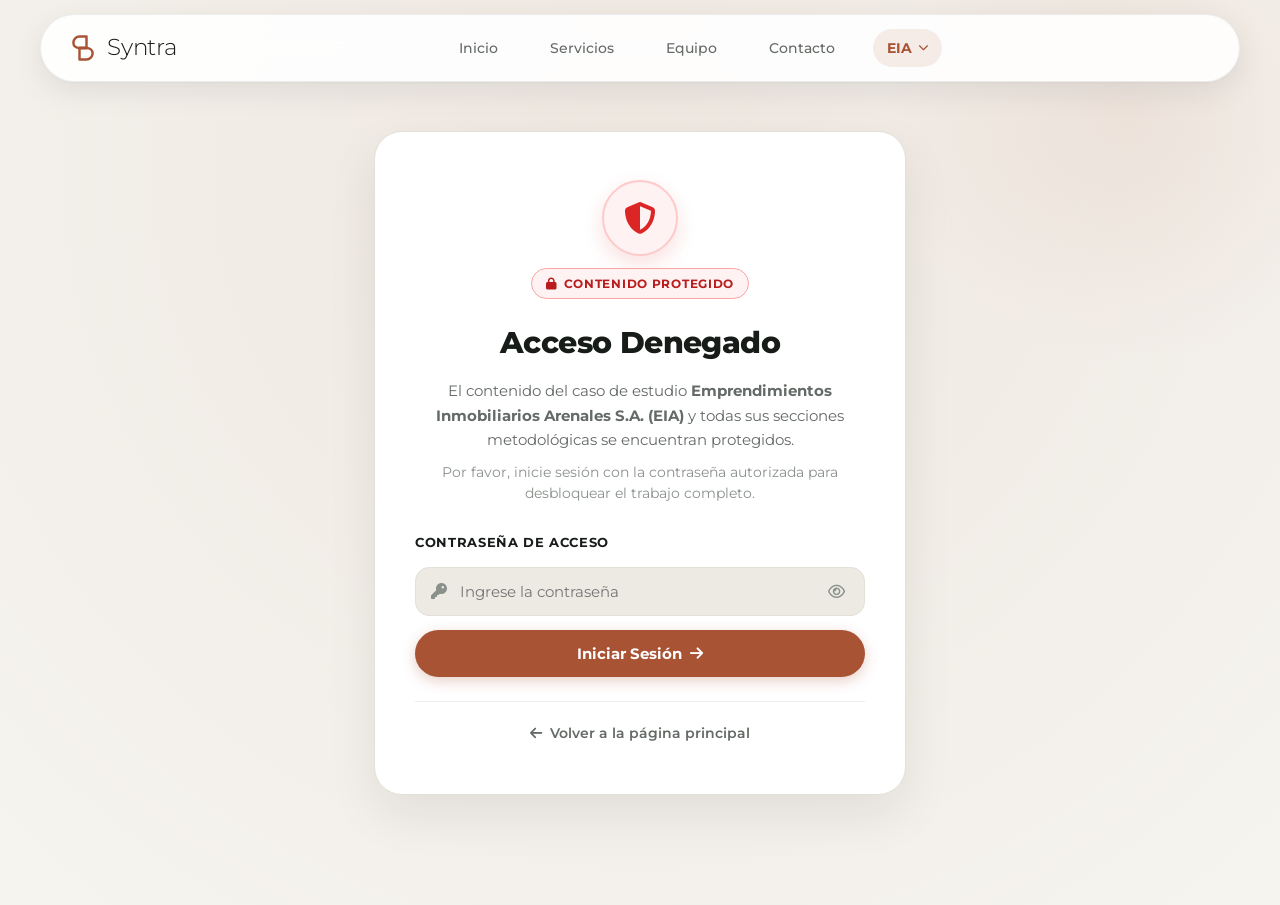
<file: 3-evaluar-opciones.html>
<!DOCTYPE html>
<html lang="es">
<head>
  <meta charset="UTF-8">
  <meta name="viewport" content="width=device-width, initial-scale=1.0">
  <title>3. Evaluando opciones · Scoring y TCO EIA · Syntra Consulting</title>
  <meta name="description" content="Fase 3: Evaluación de plataformas para EIA. 8 filtros Go/No-Go, leaderboard de scoring RFP (77 ítems) y desglose de TCO a 3 años.">
  
  <!-- Font Awesome Icons -->
  <link rel="stylesheet" href="https://cdnjs.cloudflare.com/ajax/libs/font-awesome/6.5.1/css/all.min.css">

  <!-- Google Fonts: Montserrat Exclusivamente -->
  <link rel="preconnect" href="https://fonts.googleapis.com">
  <link rel="preconnect" href="https://fonts.gstatic.com" crossorigin>
  <link href="https://fonts.googleapis.com/css2?family=Montserrat:ital,wght@0,300;0,400;0,500;0,600;0,700;0,800;0,900;1,300;1,400;1,500;1,600;1,700&display=swap" rel="stylesheet">

  <link rel="stylesheet" href="styles.css">
  <link rel="icon" type="image/svg+xml" href="assets/logo-symbol.svg">

  <!-- EIA Session Fast Auth Guard (Anti-Flicker) -->
  <script>
    (function() {
      function checkAuth() {
        var c = document.cookie.split(';');
        for (var i = 0; i < c.length; i++) {
          var pair = c[i].trim().split('=');
          if (pair[0] === 'eia_session' && pair[1] === 'authenticated') return true;
        }
        try { if (localStorage.getItem('eia_session') === 'authenticated') return true; } catch(e){}
        return false;
      }
      if (checkAuth()) {
        document.documentElement.classList.add('eia-auth-granted');
      } else {
        document.documentElement.classList.add('eia-auth-denied');
      }
    })();
  </script>
</head>
<body>

  <!-- Site Header -->
  <header class="site-header" role="banner">
    <div class="container header-inner">
      <a href="index.html" class="brand-logo" aria-label="Syntra Consulting Inicio">
        <img src="assets/logo-symbol.svg" alt="Syntra" class="brand-logo-symbol">
        <span class="brand-logo-text">Syntra</span>
      </a>

      <!-- Navigation with EIA Dropdown -->
      <nav class="nav-container" role="navigation" aria-label="Navegación principal">
        <ul class="nav-menu">
          <li><a href="index.html" class="nav-link">Inicio</a></li>
          <li><a href="index.html#servicios" class="nav-link">Servicios</a></li>
          <li><a href="index.html#equipo" class="nav-link">Equipo</a></li>
          <li><a href="index.html#contacto" class="nav-link">Contacto</a></li>
          
          <li class="nav-item-dropdown">
            <a href="eia.html" class="nav-link active">
              <span>EIA</span>
              <i class="fa-solid fa-chevron-down" style="font-size:0.65rem;"></i>
            </a>
            <div class="nav-dropdown-menu">
              <a href="eia.html" class="nav-dropdown-item">
                <i class="fa-solid fa-folder-tree" style="color:var(--primary-blue);"></i>
                <span>Índice General EIA</span>
                <span class="nav-dropdown-badge">Hub</span>
              </a>
              <a href="1-entender-la-organizacion.html" class="nav-dropdown-item">
                <i class="fa-solid fa-magnifying-glass-chart"></i>
                <span>1. Entendiendo la organización</span>
              </a>
              <a href="2-definir-el-cambio.html" class="nav-dropdown-item">
                <i class="fa-solid fa-bullseye"></i>
                <span>2. Definiendo el cambio</span>
              </a>
              <a href="3-evaluar-opciones.html" class="nav-dropdown-item active">
                <i class="fa-solid fa-scale-balanced"></i>
                <span>3. Evaluando opciones</span>
              </a>
              <a href="4-explorar-innovacion.html" class="nav-dropdown-item">
                <i class="fa-solid fa-robot"></i>
                <span>4. Explorando innovación</span>
              </a>
              <a href="5-cierre.html" class="nav-dropdown-item">
                <i class="fa-solid fa-flag-checkered"></i>
                <span>5. Síntesis, Cierre y Hoja de Ruta</span>
              </a>
              <button type="button" class="nav-dropdown-item nav-dropdown-logout eia-logout-btn" title="Cerrar sesión de EIA">
                <i class="fa-solid fa-arrow-right-from-bracket"></i>
                <span>Cerrar sesión EIA</span>
              </button>
            </div>
          </li>
        </ul>
      </nav>

      <div class="header-actions">
        <button type="button" class="nav-logout-btn eia-logout-btn" title="Cerrar sesión de EIA" aria-label="Cerrar sesión de EIA">
          <i class="fa-solid fa-arrow-right-from-bracket"></i>
          <span>Cerrar sesión</span>
        </button>
        <button class="mobile-toggle" aria-label="Abrir menú" aria-expanded="false">
          <span></span><span></span><span></span>
        </button>
      </div>
    </div>
  </header>

  <main>

    <!-- EIA Access Denied / Password Protection Screen -->
    <section class="eia-denied-screen" aria-live="polite">
      <div class="ambient-glow"></div>
      <div class="container eia-denied-container">
        
        <div class="eia-denied-card" id="eiaAuthCard">
          <div class="eia-denied-icon-wrap">
            <div class="eia-denied-icon-circle">
              <i class="fa-solid fa-shield-halved"></i>
            </div>
            <span class="eia-denied-status-badge">
              <i class="fa-solid fa-lock"></i> Contenido Protegido
            </span>
          </div>

          <h1 class="eia-denied-title">Acceso Denegado</h1>
          <p class="eia-denied-subtitle">
            El contenido del caso de estudio <strong>Emprendimientos Inmobiliarios Arenales S.A. (EIA)</strong> y todas sus secciones metodológicas se encuentran protegidos.
          </p>
          <p class="eia-denied-hint">
            Por favor, inicie sesión con la contraseña autorizada para desbloquear el trabajo completo.
          </p>

          <form class="eia-auth-form" id="eiaAuthForm" novalidate>
            <div class="eia-auth-field-group">
              <label for="eiaPasswordInput" class="eia-auth-label">Contraseña de acceso</label>
              <div class="eia-auth-input-wrapper">
                <i class="fa-solid fa-key eia-input-icon"></i>
                <input 
                  type="password" 
                  class="eia-auth-input" 
                  id="eiaPasswordInput" 
                  placeholder="Ingrese la contraseña" 
                  autocomplete="current-password"
                  required
                >
                <button type="button" class="eia-toggle-pwd" id="eiaTogglePwd" aria-label="Mostrar u ocultar contraseña" title="Mostrar/ocultar contraseña">
                  <i class="fa-regular fa-eye"></i>
                </button>
              </div>

              <div id="eiaAuthError" class="eia-auth-feedback is-error" style="display:none;" role="alert">
                <i class="fa-solid fa-triangle-exclamation"></i>
                <span>Acceso denegado: Contraseña incorrecta. Intente nuevamente.</span>
              </div>

              <div id="eiaAuthSuccess" class="eia-auth-feedback is-success" style="display:none;" role="status">
                <i class="fa-solid fa-circle-check"></i>
                <span>Contraseña verificada. Desbloqueando todas las secciones...</span>
              </div>

              <button type="submit" class="btn-primary eia-auth-submit-btn" id="eiaSubmitBtn">
                <span>Iniciar Sesión</span>
                <i class="fa-solid fa-arrow-right"></i>
              </button>
            </div>
          </form>

          <div class="eia-denied-footer">
            <a href="index.html" class="eia-back-home-link">
              <i class="fa-solid fa-arrow-left"></i> Volver a la página principal
            </a>
          </div>
        </div>

      </div>
    </section>

    <!-- EIA Protected Content Wrapper -->
    <div class="eia-protected-content">

    <!-- Phase Hero Banner (Clean, Typographic, No Clutter) -->
    <section class="hero-section">
      <div class="ambient-glow"></div>
      <div class="container hero-with-illustration" style="position:relative; z-index:2;">
        
        <div>
          <div style="display:inline-flex; align-items:center; gap:14px; background:#FFFFFF; padding:8px 18px; border-radius:14px; border:1px solid var(--border-card); margin-bottom:14px; box-shadow:0 4px 14px rgba(15,23,42,0.06);">
            <img src="assets/madero-calidad.png" alt="Logo Madero Este · EIA" style="height:44px; width:auto; object-fit:contain; display:block;">
            <div style="border-left:1px solid var(--border-subtle); padding-left:12px;">
              <span style="font-size:0.6875rem; font-weight:700; text-transform:uppercase; letter-spacing:0.06em; color:var(--primary-blue); display:block;">Caso de Consultoría</span>
              <strong style="font-size:0.875rem; color:var(--text-main); font-weight:700;">Madero Este · EIA</strong>
            </div>
          </div>
          <span class="hero-kicker" style="display:block;">Metodología Syntra · Fase 03</span>
          <h1 class="hero-title" style="margin-top:4px;">
            Evaluando opciones
          </h1>
          <p class="hero-lead" style="max-width:620px; margin-top:14px;">
            Evaluación objetiva de mercado para EIA: 8 filtros excluyentes, matriz RFP de 77 requerimientos funcionales y comparativa de Costo Total de Propiedad a 3 años.
          </p>
        </div>

        <div class="hero-illustration-box">
          <img src="assets/undraw_select_option.svg" alt="Ilustración Selección de Software EIA" class="undraw-img">
        </div>

      </div>
    </section>

    <!-- Content Layout Grid -->
    <section style="padding: 24px 0 96px;">
      <div class="container">
        
        <div class="spec-layout-grid">
          
          <!-- Main Column -->
          <div class="spec-main">
            
            <!-- Barra de Metodología con Popover Interactivo (Explicación Sencilla) -->
            <div class="methodology-bar-wrapper">
              <div class="methodology-pill-bar">
                <div class="methodology-pill-info">
                  <span class="methodology-bulb-badge" aria-hidden="true">
                    <i class="fa-solid fa-lightbulb"></i>
                  </span>
                  <div class="methodology-pill-texts">
                    <span class="methodology-pill-kicker">Metodología de esta fase</span>
                    <span class="methodology-pill-title">Matriz RFP, Scoring Ponderado y Costo Total (TCO) · ¿En qué consisten?</span>
                  </div>
                </div>
                <button type="button" class="methodology-trigger-btn" aria-expanded="false" aria-controls="popover-metodologia-03">
                  <i class="fa-solid fa-lightbulb lightbulb-icon-glow"></i>
                  <span>Ver explicación</span>
                  <i class="fa-solid fa-chevron-down arrow-indicator"></i>
                </button>
              </div>

              <!-- Popover Desplegable -->
              <aside id="popover-metodologia-03" class="methodology-popover-box" role="region" aria-label="Metodología de Evaluación y RFP">
                <div class="popover-header">
                  <div class="popover-badge-tag">
                    <i class="fa-solid fa-lightbulb"></i>
                    <span>Metodología Explicada Fácil</span>
                  </div>
                  <button type="button" class="popover-close-btn" aria-label="Cerrar explicación">
                    <i class="fa-solid fa-xmark"></i>
                  </button>
                </div>
                
                <h3 class="popover-headline">
                  ¿Qué es una Matriz RFP y cómo se evaluaron los proveedores de software?
                </h3>

                <div class="popover-explain-grid">
                  <!-- Bloque 1: ¿Qué es? -->
                  <div class="explain-card concept-card">
                    <div class="explain-card-header">
                      <span class="explain-card-icon concept-icon"><i class="fa-solid fa-table-list"></i></span>
                      <h4>¿Qué es?</h4>
                    </div>
                    <p>
                      Un <strong>RFP</strong> (<em>Request for Proposal</em> o Pliego de Condiciones) es un documento formal donde la empresa escribe con exactitud qué necesita antes de escuchar a los vendedores de software.<br><br>
                      La <strong>Matriz RFP</strong> es una tabla comparativa donde se califica a cada software con una nota objetiva. El <strong>Costo Total (TCO)</strong> es la suma de todo lo que va a costar el sistema en 3 años (licencias, instalación, soporte y mantenimiento).
                    </p>
                  </div>

                  <!-- Bloque 2: ¿En qué consiste? -->
                  <div class="explain-card steps-card">
                    <div class="explain-card-header">
                      <span class="explain-card-icon steps-icon"><i class="fa-solid fa-list-ol"></i></span>
                      <h4>¿En qué consiste el método? (Paso a paso)</h4>
                    </div>
                    <ul class="explain-steps-list">
                      <li>
                        <span class="explain-step-badge">1</span>
                        <span><strong>Filtros mínimos (Go / No-Go):</strong> Se descartan los proveedores que no cumplen con requisitos legales básicos o soporte en Argentina.</span>
                      </li>
                      <li>
                        <span class="explain-step-badge">2</span>
                        <span><strong>Puntuación por importancia (Scoring):</strong> A cada función (firma digital, alertas de cobro, reportes) se le da un peso y se califica a cada candidato (Webdox, Calipso, Axoft, Microsoft).</span>
                      </li>
                      <li>
                        <span class="explain-step-badge">3</span>
                        <span><strong>Cálculo del Costo Total (TCO a 3 años):</strong> Se calcula el precio real completo incluyendo horas de puesta en marcha y soporte técnico.</span>
                      </li>
                    </ul>
                  </div>

                  <!-- Bloque 3: ¿Para qué sirve? -->
                  <div class="explain-card value-card">
                    <div class="explain-card-header">
                      <span class="explain-card-icon value-icon"><i class="fa-solid fa-circle-check"></i></span>
                      <h4>¿Para qué sirve? (Resultado concreto)</h4>
                    </div>
                    <ul class="explain-value-list">
                      <li>
                        <i class="fa-solid fa-check"></i>
                        <span><strong>Elección imparcial:</strong> Se compra con números y fundamentos técnicos, no por la simpatía del vendedor comercial.</span>
                      </li>
                      <li>
                        <i class="fa-solid fa-check"></i>
                        <span><strong>Cero costos ocultos:</strong> Se destapan gastos de implementación o mantenimiento anual que no figuraban en el folleto.</span>
                      </li>
                      <li>
                        <i class="fa-solid fa-check"></i>
                        <span><strong>Poder de negociación:</strong> Permite conseguir descuentos comerciales al poner a competir a los proveedores bajo las mismas reglas.</span>
                      </li>
                    </ul>
                  </div>
                </div>

                <div class="popover-simple-footer">
                  <span><i class="fa-solid fa-circle-info" style="color:var(--primary-blue); margin-right:6px;"></i> Conceptos de Pliego RFP, Evaluación Multicriterio y Costo Total TCO.</span>
                  <span style="font-weight:600; color:var(--text-main);">Fase 03 · Evaluando Opciones</span>
                </div>
              </aside>
            </div>

            <!-- Card 1: 8 Filtros Mínimos (Clean Checklist UX) -->
            <article class="visual-slide-card">
              <h2 class="visual-slide-title">8 Filtros Mínimos Obligatorios (Go / No-Go)</h2>
              <p class="visual-lead-text">
                Criterios excluyentes que cualquier proveedor debió superar para ser admitido en la comparativa:
              </p>

              <!-- Clean Checklist Layout -->
              <div class="clean-check-grid">
                <div class="clean-check-item">
                  <span class="clean-check-icon"><i class="fa-solid fa-check"></i></span>
                  <span>Soporte legal y comercial en Argentina</span>
                </div>
                <div class="clean-check-item">
                  <span class="clean-check-icon"><i class="fa-solid fa-check"></i></span>
                  <span style="display:flex; align-items:center; gap:8px; flex-wrap:wrap; width:100%;">
                    <span>Integración comprobable con Tango Gestión</span>
                    <span class="vendor-inline-badge" title="Axoft Argentina"><img src="assets/logo-axoft-dark.png" alt="Logo Axoft"> Axoft</span>
                  </span>
                </div>
                <div class="clean-check-item">
                  <span class="clean-check-icon"><i class="fa-solid fa-check"></i></span>
                  <span>Cumplimiento Ley 25.326 de Protección de Datos</span>
                </div>
                <div class="clean-check-item">
                  <span class="clean-check-icon"><i class="fa-solid fa-check"></i></span>
                  <span>Control de accesos basado en roles (RBAC)</span>
                </div>
                <div class="clean-check-item">
                  <span class="clean-check-icon"><i class="fa-solid fa-check"></i></span>
                  <span>Alertas automáticas de vencimiento a 90, 60 y 30 días</span>
                </div>
                <div class="clean-check-item">
                  <span class="clean-check-icon"><i class="fa-solid fa-check"></i></span>
                  <span>Log de auditoría inmutable de modificaciones</span>
                </div>
                <div class="clean-check-item">
                  <span class="clean-check-icon"><i class="fa-solid fa-check"></i></span>
                  <span>Licenciamiento escalable a 15 usuarios pyme</span>
                </div>
                <div class="clean-check-item">
                  <span class="clean-check-icon"><i class="fa-solid fa-check"></i></span>
                  <span>Soporte técnico en español en huso horario local</span>
                </div>
              </div>

              <!-- Collapsible Annex 01 -->
              <div class="annex-box">
                <button type="button" class="annex-toggle-btn" aria-expanded="false">
                  <i class="fa-solid fa-book-open"></i>
                  <span class="toggle-label">Ver anexo documental y detalles</span>
                  <i class="fa-solid fa-chevron-down chevron-icon"></i>
                </button>
                <div class="annex-body">
                  <div class="annex-header">
                    <span><i class="fa-solid fa-file-lines"></i> Anexo Metodológico · Tabla de Filtros Excluyentes (T-05)</span>
                    <a href="https://drive.google.com/file/d/1MgpI-A8JGkHfZsujiFMVpsnwCygrLYsE/view?usp=drive_link" target="_blank" rel="noopener noreferrer" class="annex-pdf-link" title="Abrir T-05 Alcance y Análisis del Mercado de Soluciones en Google Drive">
                      <i class="fa-solid fa-file-pdf"></i> T-05 PDF <i class="fa-solid fa-arrow-up-right-from-square" style="font-size:0.7rem;"></i>
                    </a>
                  </div>
                  <p><strong>Justificación de Exclusión:</strong> Aquellas soluciones internacionales que carecían de facturación en moneda local o que no ofrecían conectores estandarizados para el ERP Tango Gestión quedaron descartadas de inmediato en esta primera fase de tamizado.</p>
                </div>
              </div>
            </article>

            <!-- Card 2: Leaderboard RFP (77 Ítems) -->
            <article class="visual-slide-card">
              <h2 class="visual-slide-title">Scoring Ponderado de Soluciones</h2>
              <p class="visual-lead-text">
                Evaluación multicriterio (Funcionalidad 35%, Tecnología 30%, Costo 20%, Proveedor 15%):
              </p>

              <!-- Graphical Progress Bars -->
              <div class="visual-progress-list">
                
                <div class="visual-progress-item winner">
                  <div class="visual-progress-header">
                    <div class="visual-progress-name">
                      <span class="scoring-logo-badge winner-badge" title="Webdox CLM">
                        <img src="assets/Webdox.png" alt="Logo Webdox" class="scoring-vendor-img">
                      </span>
                      <div class="scoring-text-block">
                        <strong>1. Webdox CLM (SaaS Especializado)</strong>
                        <span class="scoring-status-tag winner"><i class="fa-solid fa-trophy"></i> Seleccionada</span>
                      </div>
                    </div>
                    <div class="visual-progress-score">72,2%</div>
                  </div>
                  <div class="visual-progress-track">
                    <div class="visual-progress-bar" style="width: 72.2%;"></div>
                  </div>
                  <p style="font-size:0.75rem; color:var(--text-muted); margin:8px 0 0;">89% de cumplimiento nativo en contratos corporativos sin necesidad de programar código.</p>
                </div>

                <div class="visual-progress-item neutral">
                  <div class="visual-progress-header">
                    <div class="visual-progress-name">
                      <span class="scoring-logo-badge" title="Microsoft 365">
                        <img src="assets/microsoft-365.png" alt="Logo Microsoft 365" class="scoring-vendor-img">
                      </span>
                      <div class="scoring-text-block">
                        <span>2. Microsoft 365 (SharePoint + Power Automate)</span>
                        <span class="scoring-status-tag contingency">Contingencia</span>
                      </div>
                    </div>
                    <div class="visual-progress-score">65,9%</div>
                  </div>
                  <div class="visual-progress-track">
                    <div class="visual-progress-bar" style="width: 65.9%;"></div>
                  </div>
                  <p style="font-size:0.75rem; color:var(--text-muted); margin:8px 0 0;">Licencias directas accesibles pero exige $30.775 USD en desarrollo a medida para armar flujos.</p>
                </div>

                <div class="visual-progress-item neutral">
                  <div class="visual-progress-header">
                    <div class="visual-progress-name">
                      <span class="scoring-logo-badge" title="Calipso Corporate ERP">
                        <img src="assets/calipso-clean.png" alt="Logo Calipso" class="scoring-vendor-img">
                      </span>
                      <div class="scoring-text-block">
                        <span>3. Calipso Corporate ERP</span>
                        <span class="scoring-status-tag discarded">Descartado</span>
                      </div>
                    </div>
                    <div class="visual-progress-score">64,8%</div>
                  </div>
                  <div class="visual-progress-track">
                    <div class="visual-progress-bar" style="width: 64.8%;"></div>
                  </div>
                  <p style="font-size:0.75rem; color:var(--text-muted); margin:8px 0 0;">Rigidez en ciclo contractual y costo sobredimensionado para una pyme de 15 personas.</p>
                </div>

                <div class="visual-progress-item neutral">
                  <div class="visual-progress-header">
                    <div class="visual-progress-name">
                      <span class="scoring-logo-badge" title="Axoft Tango">
                        <img src="assets/logo-axoft-dark.png" alt="Logo Axoft" class="scoring-vendor-img">
                      </span>
                      <div class="scoring-text-block">
                        <span>4. Axoft Tango (Módulos Adicionales)</span>
                        <span class="scoring-status-tag core">ERP Núcleo</span>
                      </div>
                    </div>
                    <div class="visual-progress-score">53,4%</div>
                  </div>
                  <div class="visual-progress-track">
                    <div class="visual-progress-bar" style="width: 53.4%;"></div>
                  </div>
                  <p style="font-size:0.75rem; color:var(--text-muted); margin:8px 0 0;">Excelente como núcleo contable, pero sin módulo de gestión documental ni alertas avanzadas.</p>
                </div>

              </div>

              <!-- Collapsible Annex 02 -->
              <div class="annex-box">
                <button type="button" class="annex-toggle-btn" aria-expanded="false">
                  <i class="fa-solid fa-book-open"></i>
                  <span class="toggle-label">Ver anexo documental y detalles</span>
                  <i class="fa-solid fa-chevron-down chevron-icon"></i>
                </button>
                <div class="annex-body">
                  <div class="annex-header">
                    <span><i class="fa-solid fa-file-lines"></i> Anexo Metodológico · Ponderaciones del Pliego RFP (T-06)</span>
                    <a href="https://drive.google.com/file/d/1p5A-mVoy6tTK9Mrm7tmYqtLY2yZFYm6U/view?usp=drive_link" target="_blank" rel="noopener noreferrer" class="annex-pdf-link" title="Abrir T-06 Matriz RFP en Google Drive">
                      <i class="fa-solid fa-file-pdf"></i> T-06 PDF <i class="fa-solid fa-arrow-up-right-from-square" style="font-size:0.7rem;"></i>
                    </a>
                  </div>
                  <p><strong>Análisis de Dominancia:</strong> Webdox CLM dominó el proceso gracias a su especialización en contratos de oficinas AAA, plantillas inteligentes y workflow de firma electrónica. Microsoft 365 penalizó por los elevados costos y riesgos de programar y mantener soluciones custom sobre SharePoint.</p>
                </div>
              </div>
            </article>

            <!-- Card 3: Desglose de TCO a 3 Años -->
            <article class="visual-slide-card">
              <h2 class="visual-slide-title">Costo Total de Propiedad a 3 Años (TCO)</h2>
              <p class="visual-lead-text">
                Webdox resulta apenas $138 USD/mes más costoso que Microsoft, pero <strong>elimina $30.775 USD en riesgo de desarrollo a medida</strong>:
              </p>

              <!-- Visual Split Cards -->
              <div class="visual-split-cards">
                
                <div class="visual-split-card winner">
                  <div style="display:flex; justify-content:space-between; align-items:center;">
                    <strong style="font-size:1rem; color:var(--primary-blue);">
                      Webdox CLM (SaaS)
                    </strong>
                    <span style="font-size:0.75rem; font-weight:700; color:#16A34A; text-transform:uppercase;">Recomendado</span>
                  </div>
                  <div class="visual-split-price">$71.036 <span style="font-size:1rem; font-weight:600; color:var(--text-muted);">USD</span></div>
                  <p style="font-size:0.8125rem; color:var(--text-muted); margin-bottom:16px;">TCO Total a 3 años · Listo en 6–8 semanas</p>
                  
                  <ul class="spec-bullet-list" style="font-size:0.8125rem; gap:8px;">
                    <li><i class="fa-solid fa-check" style="color:#16A34A; margin-right:6px;"></i> Licencias SaaS (3 años): $43.200 USD</li>
                    <li><i class="fa-solid fa-check" style="color:#16A34A; margin-right:6px;"></i> Implementación estándar: $6.000 USD</li>
                    <li><i class="fa-solid fa-check" style="color:#16A34A; margin-right:6px;"></i> Mantenimiento y conectores: $12.500 USD</li>
                    <li><i class="fa-solid fa-check" style="color:#16A34A; margin-right:6px;"></i> Cero riesgo de desarrollo propio</li>
                  </ul>
                </div>

                <div class="visual-split-card">
                  <div style="display:flex; justify-content:space-between; align-items:center;">
                    <strong style="font-size:1rem; color:var(--text-main);">
                      Microsoft 365 Custom
                    </strong>
                    <span style="font-size:0.75rem; font-weight:700; color:#64748B; text-transform:uppercase;">Contingencia</span>
                  </div>
                  <div class="visual-split-price" style="color:var(--text-body);">$66.073 <span style="font-size:1rem; font-weight:600; color:var(--text-muted);">USD</span></div>
                  <p style="font-size:0.8125rem; color:var(--text-muted); margin-bottom:16px;">TCO Total a 3 años · Demora 6–9 meses</p>
                  
                  <ul class="spec-bullet-list" style="font-size:0.8125rem; gap:8px;">
                    <li><i class="fa-solid fa-check" style="color:#16A34A; margin-right:6px;"></i> Licencias M365 (3 años): $10.800 USD</li>
                    <li style="color:#DC2626; font-weight:700;"><i class="fa-solid fa-triangle-exclamation" style="color:#DC2626; margin-right:6px;"></i> Desarrollo Custom Inicial: $30.775 USD</li>
                    <li><i class="fa-solid fa-check" style="color:#16A34A; margin-right:6px;"></i> Mantenimiento evolutivo: $14.400 USD</li>
                    <li><i class="fa-solid fa-check" style="color:#16A34A; margin-right:6px;"></i> Horas internas de supervisión: $10.098 USD</li>
                  </ul>
                </div>

              </div>

              <!-- Collapsible Annex 03 -->
              <div class="annex-box">
                <button type="button" class="annex-toggle-btn" aria-expanded="false">
                  <i class="fa-solid fa-book-open"></i>
                  <span class="toggle-label">Ver anexo documental y detalles</span>
                  <i class="fa-solid fa-chevron-down chevron-icon"></i>
                </button>
                <div class="annex-body">
                  <div class="annex-header">
                    <span><i class="fa-solid fa-file-lines"></i> Anexo Metodológico · Base Compartida y Dictamen de Selección (T-07 & T-08)</span>
                    <div style="display:flex; gap:8px; flex-wrap:wrap;">
                      <a href="https://drive.google.com/file/d/1w2uN3pG497MqkxEXVgAj5OaAyS11CuZV/view?usp=drive_link" target="_blank" rel="noopener noreferrer" class="annex-pdf-link" title="Abrir T-07 Comparación y Evaluación Económica en Google Drive">
                        <i class="fa-solid fa-file-pdf"></i> T-07 PDF <i class="fa-solid fa-arrow-up-right-from-square" style="font-size:0.7rem;"></i>
                      </a>
                      <a href="https://drive.google.com/file/d/1JVddnU0EIidlyHJ_1dhOEwk_L9ar26qf/view?usp=drive_link" target="_blank" rel="noopener noreferrer" class="annex-pdf-link" title="Abrir T-08 Propuesta Comercial y Conclusiones en Google Drive">
                        <i class="fa-solid fa-file-pdf"></i> T-08 PDF <i class="fa-solid fa-arrow-up-right-from-square" style="font-size:0.7rem;"></i>
                      </a>
                    </div>
                  </div>
                  <p><strong>Base Compartida Inamovible:</strong> En ambos escenarios se mantiene constante la inversión existente en Tango Gestión ($4.902 USD/año de soporte y actualización) y la consultoría inicial de procesos ($7.200 USD).</p>
                  <p><strong>Veredicto:</strong> Se recomienda Webdox por otorgar certidumbre de plazos y soporte especializado. Si la negociación económica final no se ajustara a los topes de presupuesto de EIA, se activa el Plan B (Microsoft 365 / Power Automate).</p>
                </div>
              </div>
            </article>

            <!-- Navigation Dock with Previous and Next Phase -->
            <div class="next-phase-dock" style="display:flex; justify-content:space-between; align-items:center; flex-wrap:wrap; gap:16px;">
              <a href="2-definir-el-cambio.html" class="btn-secondary" style="padding:10px 20px; font-size:0.875rem;">
                <span class="arrow" style="margin-right:6px;"><i class="fa-solid fa-arrow-left"></i></span>
                <span>Volver a Fase 02</span>
              </a>
              <div style="display:flex; align-items:center; gap:18px; flex-wrap:wrap; margin-left:auto;">
                <div class="next-phase-info" style="text-align:right;">
                  <span class="next-phase-label">Siguiente Etapa</span>
                  <span class="next-phase-title">4. Explorando innovación · Automatización y PoC</span>
                </div>
                <a href="4-explorar-innovacion.html" class="btn-primary">
                  <span>Ir a Fase 04</span>
                  <span class="arrow"><i class="fa-solid fa-arrow-right"></i></span>
                </a>
              </div>
            </div>

          </div>

        </div>

      </div>
    </section>

    </div>
    <!-- End EIA Protected Content Wrapper -->

  </main>

  <!-- Mega Midnight Blue Footer -->
  <footer class="mega-footer" role="contentinfo">
    <div class="footer-watermark">SYNTRA</div>
    <div class="container">
      
      <div class="footer-grid">
        
        <div class="footer-brand-col">
          <a href="index.html" class="brand-logo" style="color:#FFFFFF;">
            <span class="footer-logo-wrap">
              <img src="assets/logo-crop.png" alt="Syntra Consulting" class="footer-logo-img">
            </span>
          </a>
          <p class="footer-desc">
            Syntra Consulting es una firma de consultoría especializada creada para impulsar a las organizaciones mediante arquitectura estructurada, tecnología inteligente y ejecución pragmática.
          </p>
          <div class="footer-social-row">
            <a href="#" class="social-circle-link" aria-label="LinkedIn"><i class="fa-brands fa-linkedin-in"></i></a>
            <a href="#" class="social-circle-link" aria-label="Twitter"><i class="fa-brands fa-x-twitter"></i></a>
            <a href="#" class="social-circle-link" aria-label="Facebook"><i class="fa-brands fa-facebook-f"></i></a>
            <a href="#" class="social-circle-link" aria-label="Instagram"><i class="fa-brands fa-instagram"></i></a>
          </div>
        </div>

        <div>
          <h4 class="footer-col-title">Caso EIA</h4>
          <ul class="footer-links-list">
            <li class="footer-link-item"><a href="eia.html"><strong>Índice General EIA</strong></a></li>
            <li class="footer-link-item"><a href="1-entender-la-organizacion.html">1. Entendiendo la organización</a></li>
            <li class="footer-link-item"><a href="2-definir-el-cambio.html">2. Definiendo el cambio</a></li>
            <li class="footer-link-item"><a href="3-evaluar-opciones.html">3. Evaluando opciones</a></li>
            <li class="footer-link-item"><a href="4-explorar-innovacion.html">4. Explorando innovación</a></li>
            <li class="footer-link-item"><a href="5-cierre.html">5. Cierre & Hoja de Ruta</a></li>
          </ul>
        </div>

        <div>
          <h4 class="footer-col-title">Metodología</h4>
          <ul class="footer-links-list">
            <li class="footer-link-item"><a href="1-entender-la-organizacion.html">Diagnóstico Operativo</a></li>
            <li class="footer-link-item"><a href="2-definir-el-cambio.html">Análisis de Brechas</a></li>
            <li class="footer-link-item"><a href="3-evaluar-opciones.html">Matriz RFP Multicriterio</a></li>
            <li class="footer-link-item"><a href="4-explorar-innovacion.html">Casos de Uso de IA</a></li>
            <li class="footer-link-item"><a href="5-cierre.html">Hoja de Ruta</a></li>
          </ul>
        </div>

        <div>
          <h4 class="footer-col-title">Newsletter</h4>
          <p class="footer-desc" style="margin-bottom:12px;">
            Reciba análisis ejecutivos sobre tecnología corporativa y arquitectura empresarial.
          </p>
          <div class="footer-newsletter-wrap">
            <form class="newsletter-form">
              <input type="email" class="newsletter-input" placeholder="Correo electrónico" required>
              <button type="submit" class="newsletter-btn" aria-label="Suscribirme"><i class="fa-solid fa-arrow-right"></i></button>
            </form>
          </div>
        </div>

      </div>

      <div class="footer-bottom-bar">
        <div>Copyright 2026 · Todos los derechos reservados · Syntra Consulting</div>
        <div class="footer-legal-links">
          <a href="#">Términos y Condiciones</a>
          <a href="#">Política de Privacidad</a>
        </div>
      </div>

    </div>
  </footer>

  <script src="script.js"></script>
</body>
</html>
</file>
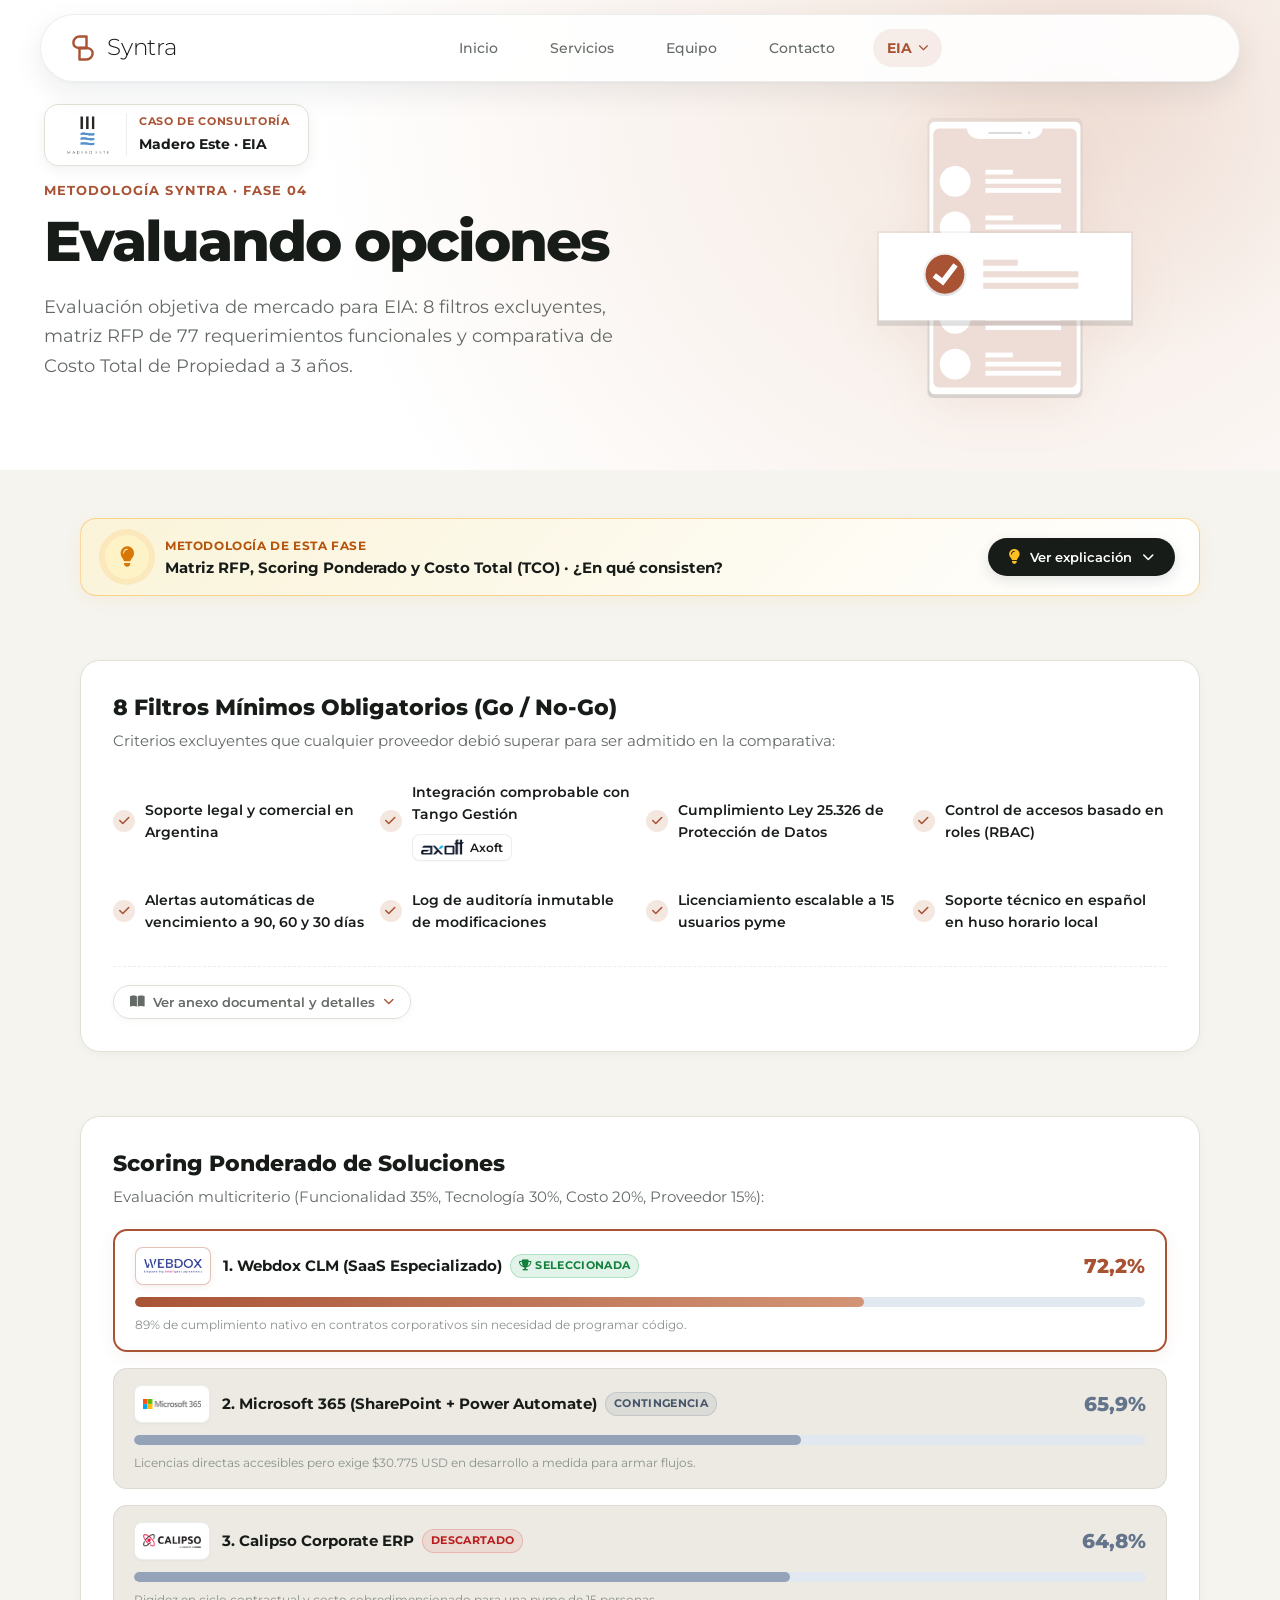
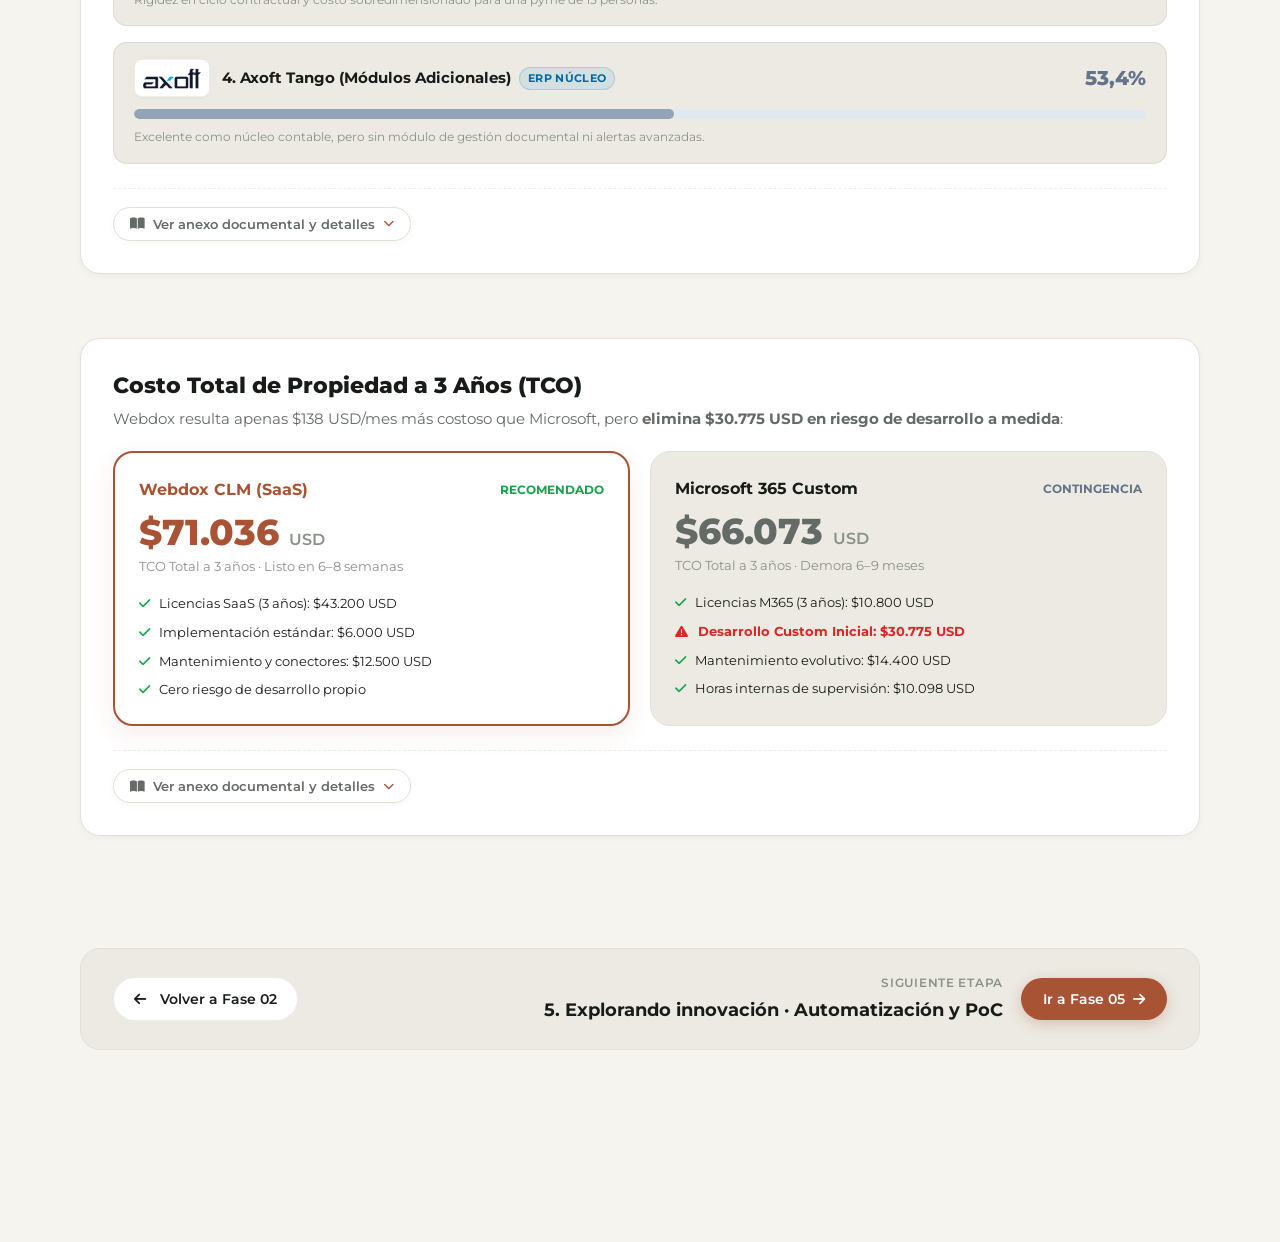
<file: 4-evaluar-opciones.html>
<!DOCTYPE html>
<html lang="es">
<head>
  <meta charset="UTF-8">
  <meta name="viewport" content="width=device-width, initial-scale=1.0">
  <title>4. Evaluando opciones · Scoring y TCO EIA · Syntra Consulting</title>
  <meta name="description" content="Fase 4: Evaluación de plataformas para EIA. 8 filtros Go/No-Go, leaderboard de scoring RFP (77 ítems) y desglose de TCO a 3 años.">
  
  <!-- Font Awesome Icons -->
  <link rel="stylesheet" href="https://cdnjs.cloudflare.com/ajax/libs/font-awesome/6.5.1/css/all.min.css">

  <!-- Google Fonts: Montserrat Exclusivamente -->
  <link rel="preconnect" href="https://fonts.googleapis.com">
  <link rel="preconnect" href="https://fonts.gstatic.com" crossorigin>
  <link href="https://fonts.googleapis.com/css2?family=Montserrat:ital,wght@0,300;0,400;0,500;0,600;0,700;0,800;0,900;1,300;1,400;1,500;1,600;1,700&display=swap" rel="stylesheet">

  <link rel="stylesheet" href="styles.css">
  <link rel="icon" type="image/svg+xml" href="assets/logo-symbol.svg">
</head>
<body>

  <!-- Site Header -->
  <header class="site-header" role="banner">
    <div class="container header-inner">
      <a href="index.html" class="brand-logo" aria-label="Syntra Consulting Inicio">
        <img src="assets/logo-symbol.svg" alt="Syntra" class="brand-logo-symbol">
        <span class="brand-logo-text">Syntra</span>
      </a>

      <!-- Navigation with EIA Dropdown -->
      <nav class="nav-container" role="navigation" aria-label="Navegación principal">
        <ul class="nav-menu">
          <li><a href="index.html" class="nav-link">Inicio</a></li>
          <li><a href="index.html#servicios" class="nav-link">Servicios</a></li>
          <li><a href="index.html#equipo" class="nav-link">Equipo</a></li>
          <li><a href="index.html#contacto" class="nav-link">Contacto</a></li>
          
          <li class="nav-item-dropdown">
            <a href="eia.html" class="nav-link active">
              <span>EIA</span>
              <i class="fa-solid fa-chevron-down" style="font-size:0.65rem;"></i>
            </a>
            <div class="nav-dropdown-menu">
              <a href="eia.html" class="nav-dropdown-item">
                <i class="fa-solid fa-folder-tree" style="color:var(--primary-blue);"></i>
                <span>Índice General EIA</span>
                <span class="nav-dropdown-badge">Hub</span>
              </a>
              <a href="1-entender-la-organizacion.html" class="nav-dropdown-item">
                <i class="fa-solid fa-magnifying-glass-chart"></i>
                <span>1. Entendiendo la organización</span>
              </a>
              <a href="2-definir-el-cambio.html" class="nav-dropdown-item">
                <i class="fa-solid fa-bullseye"></i>
                <span>2. Definiendo el cambio</span>
              </a>
              <a href="4-evaluar-opciones.html" class="nav-dropdown-item active">
                <i class="fa-solid fa-scale-balanced"></i>
                <span>4. Evaluando opciones</span>
              </a>
              <a href="5-explorar-innovacion.html" class="nav-dropdown-item">
                <i class="fa-solid fa-robot"></i>
                <span>5. Explorando innovación</span>
              </a>
              <a href="6-cierre.html" class="nav-dropdown-item">
                <i class="fa-solid fa-flag-checkered"></i>
                <span>6. Síntesis, Cierre y Hoja de Ruta</span>
              </a>
            </div>
          </li>
        </ul>
      </nav>

      <div class="header-actions">
        <button class="mobile-toggle" aria-label="Abrir menú" aria-expanded="false">
          <span></span><span></span><span></span>
        </button>
      </div>
    </div>
  </header>

  <main>

    <!-- Phase Hero Banner (Clean, Typographic, No Clutter) -->
    <section class="hero-section">
      <div class="ambient-glow"></div>
      <div class="container hero-with-illustration" style="position:relative; z-index:2;">
        
        <div>
          <div style="display:inline-flex; align-items:center; gap:14px; background:#FFFFFF; padding:8px 18px; border-radius:14px; border:1px solid var(--border-card); margin-bottom:14px; box-shadow:0 4px 14px rgba(15,23,42,0.06);">
            <img src="assets/madero-calidad.png" alt="Logo Madero Este · EIA" style="height:44px; width:auto; object-fit:contain; display:block;">
            <div style="border-left:1px solid var(--border-subtle); padding-left:12px;">
              <span style="font-size:0.6875rem; font-weight:700; text-transform:uppercase; letter-spacing:0.06em; color:var(--primary-blue); display:block;">Caso de Consultoría</span>
              <strong style="font-size:0.875rem; color:var(--text-main); font-weight:700;">Madero Este · EIA</strong>
            </div>
          </div>
          <span class="hero-kicker" style="display:block;">Metodología Syntra · Fase 04</span>
          <h1 class="hero-title" style="margin-top:4px;">
            Evaluando opciones
          </h1>
          <p class="hero-lead" style="max-width:620px; margin-top:14px;">
            Evaluación objetiva de mercado para EIA: 8 filtros excluyentes, matriz RFP de 77 requerimientos funcionales y comparativa de Costo Total de Propiedad a 3 años.
          </p>
        </div>

        <div class="hero-illustration-box">
          <img src="assets/undraw_select_option.svg" alt="Ilustración Selección de Software EIA" class="undraw-img">
        </div>

      </div>
    </section>

    <!-- Content Layout Grid -->
    <section style="padding: 24px 0 96px;">
      <div class="container">
        
        <div class="spec-layout-grid">
          
          <!-- Main Column -->
          <div class="spec-main">
            
            <!-- Barra de Metodología con Popover Interactivo (Explicación Sencilla) -->
            <div class="methodology-bar-wrapper">
              <div class="methodology-pill-bar">
                <div class="methodology-pill-info">
                  <span class="methodology-bulb-badge" aria-hidden="true">
                    <i class="fa-solid fa-lightbulb"></i>
                  </span>
                  <div class="methodology-pill-texts">
                    <span class="methodology-pill-kicker">Metodología de esta fase</span>
                    <span class="methodology-pill-title">Matriz RFP, Scoring Ponderado y Costo Total (TCO) · ¿En qué consisten?</span>
                  </div>
                </div>
                <button type="button" class="methodology-trigger-btn" aria-expanded="false" aria-controls="popover-metodologia-04">
                  <i class="fa-solid fa-lightbulb lightbulb-icon-glow"></i>
                  <span>Ver explicación</span>
                  <i class="fa-solid fa-chevron-down arrow-indicator"></i>
                </button>
              </div>

              <!-- Popover Desplegable -->
              <aside id="popover-metodologia-04" class="methodology-popover-box" role="region" aria-label="Metodología de Evaluación y RFP">
                <div class="popover-header">
                  <div class="popover-badge-tag">
                    <i class="fa-solid fa-lightbulb"></i>
                    <span>Metodología Explicada Fácil</span>
                  </div>
                  <button type="button" class="popover-close-btn" aria-label="Cerrar explicación">
                    <i class="fa-solid fa-xmark"></i>
                  </button>
                </div>
                
                <h3 class="popover-headline">
                  ¿Qué es una Matriz RFP y cómo se evaluaron los proveedores de software?
                </h3>

                <div class="popover-explain-grid">
                  <!-- Bloque 1: ¿Qué es? -->
                  <div class="explain-card concept-card">
                    <div class="explain-card-header">
                      <span class="explain-card-icon concept-icon"><i class="fa-solid fa-table-list"></i></span>
                      <h4>¿Qué es?</h4>
                    </div>
                    <p>
                      Un <strong>RFP</strong> (<em>Request for Proposal</em> o Pliego de Condiciones) es un documento formal donde la empresa escribe con exactitud qué necesita antes de escuchar a los vendedores de software.<br><br>
                      La <strong>Matriz RFP</strong> es una tabla comparativa donde se califica a cada software con una nota objetiva. El <strong>Costo Total (TCO)</strong> es la suma de todo lo que va a costar el sistema en 3 años (licencias, instalación, soporte y mantenimiento).
                    </p>
                  </div>

                  <!-- Bloque 2: ¿En qué consiste? -->
                  <div class="explain-card steps-card">
                    <div class="explain-card-header">
                      <span class="explain-card-icon steps-icon"><i class="fa-solid fa-list-ol"></i></span>
                      <h4>¿En qué consiste el método? (Paso a paso)</h4>
                    </div>
                    <ul class="explain-steps-list">
                      <li>
                        <span class="explain-step-badge">1</span>
                        <span><strong>Filtros mínimos (Go / No-Go):</strong> Se descartan los proveedores que no cumplen con requisitos legales básicos o soporte en Argentina.</span>
                      </li>
                      <li>
                        <span class="explain-step-badge">2</span>
                        <span><strong>Puntuación por importancia (Scoring):</strong> A cada función (firma digital, alertas de cobro, reportes) se le da un peso y se califica a cada candidato (Webdox, Calipso, Axoft, Microsoft).</span>
                      </li>
                      <li>
                        <span class="explain-step-badge">3</span>
                        <span><strong>Cálculo del Costo Total (TCO a 3 años):</strong> Se calcula el precio real completo incluyendo horas de puesta en marcha y soporte técnico.</span>
                      </li>
                    </ul>
                  </div>

                  <!-- Bloque 3: ¿Para qué sirve? -->
                  <div class="explain-card value-card">
                    <div class="explain-card-header">
                      <span class="explain-card-icon value-icon"><i class="fa-solid fa-circle-check"></i></span>
                      <h4>¿Para qué sirve? (Resultado concreto)</h4>
                    </div>
                    <ul class="explain-value-list">
                      <li>
                        <i class="fa-solid fa-check"></i>
                        <span><strong>Elección imparcial:</strong> Se compra con números y fundamentos técnicos, no por la simpatía del vendedor comercial.</span>
                      </li>
                      <li>
                        <i class="fa-solid fa-check"></i>
                        <span><strong>Cero costos ocultos:</strong> Se destapan gastos de implementación o mantenimiento anual que no figuraban en el folleto.</span>
                      </li>
                      <li>
                        <i class="fa-solid fa-check"></i>
                        <span><strong>Poder de negociación:</strong> Permite conseguir descuentos comerciales al poner a competir a los proveedores bajo las mismas reglas.</span>
                      </li>
                    </ul>
                  </div>
                </div>

                <div class="popover-simple-footer">
                  <span><i class="fa-solid fa-circle-info" style="color:var(--primary-blue); margin-right:6px;"></i> Conceptos de Pliego RFP, Evaluación Multicriterio y Costo Total TCO.</span>
                  <span style="font-weight:600; color:var(--text-main);">Fase 04 · Evaluando Opciones</span>
                </div>
              </aside>
            </div>

            <!-- Card 1: 8 Filtros Mínimos (Clean Checklist UX) -->
            <article class="visual-slide-card">
              <h2 class="visual-slide-title">8 Filtros Mínimos Obligatorios (Go / No-Go)</h2>
              <p class="visual-lead-text">
                Criterios excluyentes que cualquier proveedor debió superar para ser admitido en la comparativa:
              </p>

              <!-- Clean Checklist Layout -->
              <div class="clean-check-grid">
                <div class="clean-check-item">
                  <span class="clean-check-icon"><i class="fa-solid fa-check"></i></span>
                  <span>Soporte legal y comercial en Argentina</span>
                </div>
                <div class="clean-check-item">
                  <span class="clean-check-icon"><i class="fa-solid fa-check"></i></span>
                  <span style="display:flex; align-items:center; gap:8px; flex-wrap:wrap; width:100%;">
                    <span>Integración comprobable con Tango Gestión</span>
                    <span class="vendor-inline-badge" title="Axoft Argentina"><img src="assets/logo-axoft-dark.png" alt="Logo Axoft"> Axoft</span>
                  </span>
                </div>
                <div class="clean-check-item">
                  <span class="clean-check-icon"><i class="fa-solid fa-check"></i></span>
                  <span>Cumplimiento Ley 25.326 de Protección de Datos</span>
                </div>
                <div class="clean-check-item">
                  <span class="clean-check-icon"><i class="fa-solid fa-check"></i></span>
                  <span>Control de accesos basado en roles (RBAC)</span>
                </div>
                <div class="clean-check-item">
                  <span class="clean-check-icon"><i class="fa-solid fa-check"></i></span>
                  <span>Alertas automáticas de vencimiento a 90, 60 y 30 días</span>
                </div>
                <div class="clean-check-item">
                  <span class="clean-check-icon"><i class="fa-solid fa-check"></i></span>
                  <span>Log de auditoría inmutable de modificaciones</span>
                </div>
                <div class="clean-check-item">
                  <span class="clean-check-icon"><i class="fa-solid fa-check"></i></span>
                  <span>Licenciamiento escalable a 15 usuarios pyme</span>
                </div>
                <div class="clean-check-item">
                  <span class="clean-check-icon"><i class="fa-solid fa-check"></i></span>
                  <span>Soporte técnico en español en huso horario local</span>
                </div>
              </div>

              <!-- Collapsible Annex 01 -->
              <div class="annex-box">
                <button type="button" class="annex-toggle-btn" aria-expanded="false">
                  <i class="fa-solid fa-book-open"></i>
                  <span class="toggle-label">Ver anexo documental y detalles</span>
                  <i class="fa-solid fa-chevron-down chevron-icon"></i>
                </button>
                <div class="annex-body">
                  <div class="annex-header">
                    <span><i class="fa-solid fa-file-lines"></i> Anexo Metodológico · Tabla de Filtros Excluyentes (T-05)</span>
                    <a href="https://drive.google.com/file/d/1MgpI-A8JGkHfZsujiFMVpsnwCygrLYsE/view?usp=drive_link" target="_blank" rel="noopener noreferrer" class="annex-pdf-link" title="Abrir T-05 Alcance y Análisis del Mercado de Soluciones en Google Drive">
                      <i class="fa-solid fa-file-pdf"></i> T-05 PDF <i class="fa-solid fa-arrow-up-right-from-square" style="font-size:0.7rem;"></i>
                    </a>
                  </div>
                  <p><strong>Justificación de Exclusión:</strong> Aquellas soluciones internacionales que carecían de facturación en moneda local o que no ofrecían conectores estandarizados para el ERP Tango Gestión quedaron descartadas de inmediato en esta primera fase de tamizado.</p>
                </div>
              </div>
            </article>

            <!-- Card 2: Leaderboard RFP (77 Ítems) -->
            <article class="visual-slide-card">
              <h2 class="visual-slide-title">Scoring Ponderado de Soluciones</h2>
              <p class="visual-lead-text">
                Evaluación multicriterio (Funcionalidad 35%, Tecnología 30%, Costo 20%, Proveedor 15%):
              </p>

              <!-- Graphical Progress Bars -->
              <div class="visual-progress-list">
                
                <div class="visual-progress-item winner">
                  <div class="visual-progress-header">
                    <div class="visual-progress-name">
                      <span class="scoring-logo-badge winner-badge" title="Webdox CLM">
                        <img src="assets/Webdox.png" alt="Logo Webdox" class="scoring-vendor-img">
                      </span>
                      <div class="scoring-text-block">
                        <strong>1. Webdox CLM (SaaS Especializado)</strong>
                        <span class="scoring-status-tag winner"><i class="fa-solid fa-trophy"></i> Seleccionada</span>
                      </div>
                    </div>
                    <div class="visual-progress-score">72,2%</div>
                  </div>
                  <div class="visual-progress-track">
                    <div class="visual-progress-bar" style="width: 72.2%;"></div>
                  </div>
                  <p style="font-size:0.75rem; color:var(--text-muted); margin:8px 0 0;">89% de cumplimiento nativo en contratos corporativos sin necesidad de programar código.</p>
                </div>

                <div class="visual-progress-item neutral">
                  <div class="visual-progress-header">
                    <div class="visual-progress-name">
                      <span class="scoring-logo-badge" title="Microsoft 365">
                        <img src="assets/microsoft-365.png" alt="Logo Microsoft 365" class="scoring-vendor-img">
                      </span>
                      <div class="scoring-text-block">
                        <span>2. Microsoft 365 (SharePoint + Power Automate)</span>
                        <span class="scoring-status-tag contingency">Contingencia</span>
                      </div>
                    </div>
                    <div class="visual-progress-score">65,9%</div>
                  </div>
                  <div class="visual-progress-track">
                    <div class="visual-progress-bar" style="width: 65.9%;"></div>
                  </div>
                  <p style="font-size:0.75rem; color:var(--text-muted); margin:8px 0 0;">Licencias directas accesibles pero exige $30.775 USD en desarrollo a medida para armar flujos.</p>
                </div>

                <div class="visual-progress-item neutral">
                  <div class="visual-progress-header">
                    <div class="visual-progress-name">
                      <span class="scoring-logo-badge" title="Calipso Corporate ERP">
                        <img src="assets/calipso-clean.png" alt="Logo Calipso" class="scoring-vendor-img">
                      </span>
                      <div class="scoring-text-block">
                        <span>3. Calipso Corporate ERP</span>
                        <span class="scoring-status-tag discarded">Descartado</span>
                      </div>
                    </div>
                    <div class="visual-progress-score">64,8%</div>
                  </div>
                  <div class="visual-progress-track">
                    <div class="visual-progress-bar" style="width: 64.8%;"></div>
                  </div>
                  <p style="font-size:0.75rem; color:var(--text-muted); margin:8px 0 0;">Rigidez en ciclo contractual y costo sobredimensionado para una pyme de 15 personas.</p>
                </div>

                <div class="visual-progress-item neutral">
                  <div class="visual-progress-header">
                    <div class="visual-progress-name">
                      <span class="scoring-logo-badge" title="Axoft Tango">
                        <img src="assets/logo-axoft-dark.png" alt="Logo Axoft" class="scoring-vendor-img">
                      </span>
                      <div class="scoring-text-block">
                        <span>4. Axoft Tango (Módulos Adicionales)</span>
                        <span class="scoring-status-tag core">ERP Núcleo</span>
                      </div>
                    </div>
                    <div class="visual-progress-score">53,4%</div>
                  </div>
                  <div class="visual-progress-track">
                    <div class="visual-progress-bar" style="width: 53.4%;"></div>
                  </div>
                  <p style="font-size:0.75rem; color:var(--text-muted); margin:8px 0 0;">Excelente como núcleo contable, pero sin módulo de gestión documental ni alertas avanzadas.</p>
                </div>

              </div>

              <!-- Collapsible Annex 02 -->
              <div class="annex-box">
                <button type="button" class="annex-toggle-btn" aria-expanded="false">
                  <i class="fa-solid fa-book-open"></i>
                  <span class="toggle-label">Ver anexo documental y detalles</span>
                  <i class="fa-solid fa-chevron-down chevron-icon"></i>
                </button>
                <div class="annex-body">
                  <div class="annex-header">
                    <span><i class="fa-solid fa-file-lines"></i> Anexo Metodológico · Ponderaciones del Pliego RFP (T-06)</span>
                    <a href="https://drive.google.com/file/d/1p5A-mVoy6tTK9Mrm7tmYqtLY2yZFYm6U/view?usp=drive_link" target="_blank" rel="noopener noreferrer" class="annex-pdf-link" title="Abrir T-06 Matriz RFP en Google Drive">
                      <i class="fa-solid fa-file-pdf"></i> T-06 PDF <i class="fa-solid fa-arrow-up-right-from-square" style="font-size:0.7rem;"></i>
                    </a>
                  </div>
                  <p><strong>Análisis de Dominancia:</strong> Webdox CLM dominó el proceso gracias a su especialización en contratos de oficinas AAA, plantillas inteligentes y workflow de firma electrónica. Microsoft 365 penalizó por los elevados costos y riesgos de programar y mantener soluciones custom sobre SharePoint.</p>
                </div>
              </div>
            </article>

            <!-- Card 3: Desglose de TCO a 3 Años -->
            <article class="visual-slide-card">
              <h2 class="visual-slide-title">Costo Total de Propiedad a 3 Años (TCO)</h2>
              <p class="visual-lead-text">
                Webdox resulta apenas $138 USD/mes más costoso que Microsoft, pero <strong>elimina $30.775 USD en riesgo de desarrollo a medida</strong>:
              </p>

              <!-- Visual Split Cards -->
              <div class="visual-split-cards">
                
                <div class="visual-split-card winner">
                  <div style="display:flex; justify-content:space-between; align-items:center;">
                    <strong style="font-size:1rem; color:var(--primary-blue);">
                      Webdox CLM (SaaS)
                    </strong>
                    <span style="font-size:0.75rem; font-weight:700; color:#16A34A; text-transform:uppercase;">Recomendado</span>
                  </div>
                  <div class="visual-split-price">$71.036 <span style="font-size:1rem; font-weight:600; color:var(--text-muted);">USD</span></div>
                  <p style="font-size:0.8125rem; color:var(--text-muted); margin-bottom:16px;">TCO Total a 3 años · Listo en 6–8 semanas</p>
                  
                  <ul class="spec-bullet-list" style="font-size:0.8125rem; gap:8px;">
                    <li><i class="fa-solid fa-check" style="color:#16A34A; margin-right:6px;"></i> Licencias SaaS (3 años): $43.200 USD</li>
                    <li><i class="fa-solid fa-check" style="color:#16A34A; margin-right:6px;"></i> Implementación estándar: $6.000 USD</li>
                    <li><i class="fa-solid fa-check" style="color:#16A34A; margin-right:6px;"></i> Mantenimiento y conectores: $12.500 USD</li>
                    <li><i class="fa-solid fa-check" style="color:#16A34A; margin-right:6px;"></i> Cero riesgo de desarrollo propio</li>
                  </ul>
                </div>

                <div class="visual-split-card">
                  <div style="display:flex; justify-content:space-between; align-items:center;">
                    <strong style="font-size:1rem; color:var(--text-main);">
                      Microsoft 365 Custom
                    </strong>
                    <span style="font-size:0.75rem; font-weight:700; color:#64748B; text-transform:uppercase;">Contingencia</span>
                  </div>
                  <div class="visual-split-price" style="color:var(--text-body);">$66.073 <span style="font-size:1rem; font-weight:600; color:var(--text-muted);">USD</span></div>
                  <p style="font-size:0.8125rem; color:var(--text-muted); margin-bottom:16px;">TCO Total a 3 años · Demora 6–9 meses</p>
                  
                  <ul class="spec-bullet-list" style="font-size:0.8125rem; gap:8px;">
                    <li><i class="fa-solid fa-check" style="color:#16A34A; margin-right:6px;"></i> Licencias M365 (3 años): $10.800 USD</li>
                    <li style="color:#DC2626; font-weight:700;"><i class="fa-solid fa-triangle-exclamation" style="color:#DC2626; margin-right:6px;"></i> Desarrollo Custom Inicial: $30.775 USD</li>
                    <li><i class="fa-solid fa-check" style="color:#16A34A; margin-right:6px;"></i> Mantenimiento evolutivo: $14.400 USD</li>
                    <li><i class="fa-solid fa-check" style="color:#16A34A; margin-right:6px;"></i> Horas internas de supervisión: $10.098 USD</li>
                  </ul>
                </div>

              </div>

              <!-- Collapsible Annex 03 -->
              <div class="annex-box">
                <button type="button" class="annex-toggle-btn" aria-expanded="false">
                  <i class="fa-solid fa-book-open"></i>
                  <span class="toggle-label">Ver anexo documental y detalles</span>
                  <i class="fa-solid fa-chevron-down chevron-icon"></i>
                </button>
                <div class="annex-body">
                  <div class="annex-header">
                    <span><i class="fa-solid fa-file-lines"></i> Anexo Metodológico · Base Compartida y Dictamen de Selección (T-07 & T-08)</span>
                    <div style="display:flex; gap:8px; flex-wrap:wrap;">
                      <a href="https://drive.google.com/file/d/1w2uN3pG497MqkxEXVgAj5OaAyS11CuZV/view?usp=drive_link" target="_blank" rel="noopener noreferrer" class="annex-pdf-link" title="Abrir T-07 Comparación y Evaluación Económica en Google Drive">
                        <i class="fa-solid fa-file-pdf"></i> T-07 PDF <i class="fa-solid fa-arrow-up-right-from-square" style="font-size:0.7rem;"></i>
                      </a>
                      <a href="https://drive.google.com/file/d/1JVddnU0EIidlyHJ_1dhOEwk_L9ar26qf/view?usp=drive_link" target="_blank" rel="noopener noreferrer" class="annex-pdf-link" title="Abrir T-08 Propuesta Comercial y Conclusiones en Google Drive">
                        <i class="fa-solid fa-file-pdf"></i> T-08 PDF <i class="fa-solid fa-arrow-up-right-from-square" style="font-size:0.7rem;"></i>
                      </a>
                    </div>
                  </div>
                  <p><strong>Base Compartida Inamovible:</strong> En ambos escenarios se mantiene constante la inversión existente en Tango Gestión ($4.902 USD/año de soporte y actualización) y la consultoría inicial de procesos ($7.200 USD).</p>
                  <p><strong>Veredicto:</strong> Se recomienda Webdox por otorgar certidumbre de plazos y soporte especializado. Si la negociación económica final no se ajustara a los topes de presupuesto de EIA, se activa el Plan B (Microsoft 365 / Power Automate).</p>
                </div>
              </div>
            </article>

            <!-- Navigation Dock with Previous and Next Phase -->
            <div class="next-phase-dock" style="display:flex; justify-content:space-between; align-items:center; flex-wrap:wrap; gap:16px;">
              <a href="2-definir-el-cambio.html" class="btn-secondary" style="padding:10px 20px; font-size:0.875rem;">
                <span class="arrow" style="margin-right:6px;"><i class="fa-solid fa-arrow-left"></i></span>
                <span>Volver a Fase 02</span>
              </a>
              <div style="display:flex; align-items:center; gap:18px; flex-wrap:wrap; margin-left:auto;">
                <div class="next-phase-info" style="text-align:right;">
                  <span class="next-phase-label">Siguiente Etapa</span>
                  <span class="next-phase-title">5. Explorando innovación · Automatización y PoC</span>
                </div>
                <a href="5-explorar-innovacion.html" class="btn-primary">
                  <span>Ir a Fase 05</span>
                  <span class="arrow"><i class="fa-solid fa-arrow-right"></i></span>
                </a>
              </div>
            </div>

          </div>

        </div>

      </div>
    </section>

  </main>

  <!-- Mega Footer -->
  <footer class="mega-footer" role="contentinfo">
    <div class="footer-watermark">SYNTRA</div>
    <div class="container">
      <div class="footer-grid">
        <div class="footer-brand-col">
          <a href="index.html" class="brand-logo" style="color:#FFFFFF;">
            <span class="footer-logo-wrap">
              <img src="assets/logo-crop.png" alt="Syntra Consulting" class="footer-logo-img">
            </span>
          </a>
          <p class="footer-desc">
            Syntra Consulting · Metodología de transformación y arquitectura empresarial.
          </p>
        </div>

        <div>
          <h4 class="footer-col-title">Caso EIA</h4>
          <ul class="footer-links-list">
            <li class="footer-link-item"><a href="eia.html">Índice General EIA</a></li>
            <li class="footer-link-item"><a href="1-entender-la-organizacion.html">1. Entendiendo la organización</a></li>
            <li class="footer-link-item"><a href="2-definir-el-cambio.html">2. Definiendo el cambio</a></li>
            <li class="footer-link-item"><a href="4-evaluar-opciones.html">4. Evaluando opciones</a></li>
            <li class="footer-link-item"><a href="5-explorar-innovacion.html">5. Explorando innovación</a></li>
            <li class="footer-link-item"><a href="6-cierre.html">6. Cierre & Hoja de Ruta</a></li>
          </ul>
        </div>

        <div>
          <h4 class="footer-col-title">Templates Aplicados</h4>
          <ul class="footer-links-list">
            <li class="footer-link-item"><a href="1-entender-la-organizacion.html">T-01 Relevamiento</a></li>
            <li class="footer-link-item"><a href="1-entender-la-organizacion.html">T-02 Diagnóstico Actual</a></li>
            <li class="footer-link-item"><a href="2-definir-el-cambio.html">T-03 Visión & T-04 Brechas</a></li>
            <li class="footer-link-item"><a href="4-evaluar-opciones.html">T-05 a T-08 RFP & TCO</a></li>
            <li class="footer-link-item"><a href="5-explorar-innovacion.html">T-09 & T-10 Innovación e IA</a></li>
            <li class="footer-link-item"><a href="6-cierre.html">T-11 Síntesis Ejecutiva</a></li>
          </ul>
        </div>

        <div>
          <h4 class="footer-col-title">Contacto</h4>
          <p class="footer-desc">
            contacto@syntra.com · Juana Manso 205, Puerto Madero, CABA
          </p>
        </div>
      </div>

      <div class="footer-bottom-bar">
        <div>Copyright 2026 · Syntra Consulting</div>
        <div class="footer-legal-links">
          <a href="#">Términos</a>
          <a href="#">Privacidad</a>
        </div>
      </div>
    </div>
  </footer>

  <script src="script.js"></script>
</body>
</html>
</file>
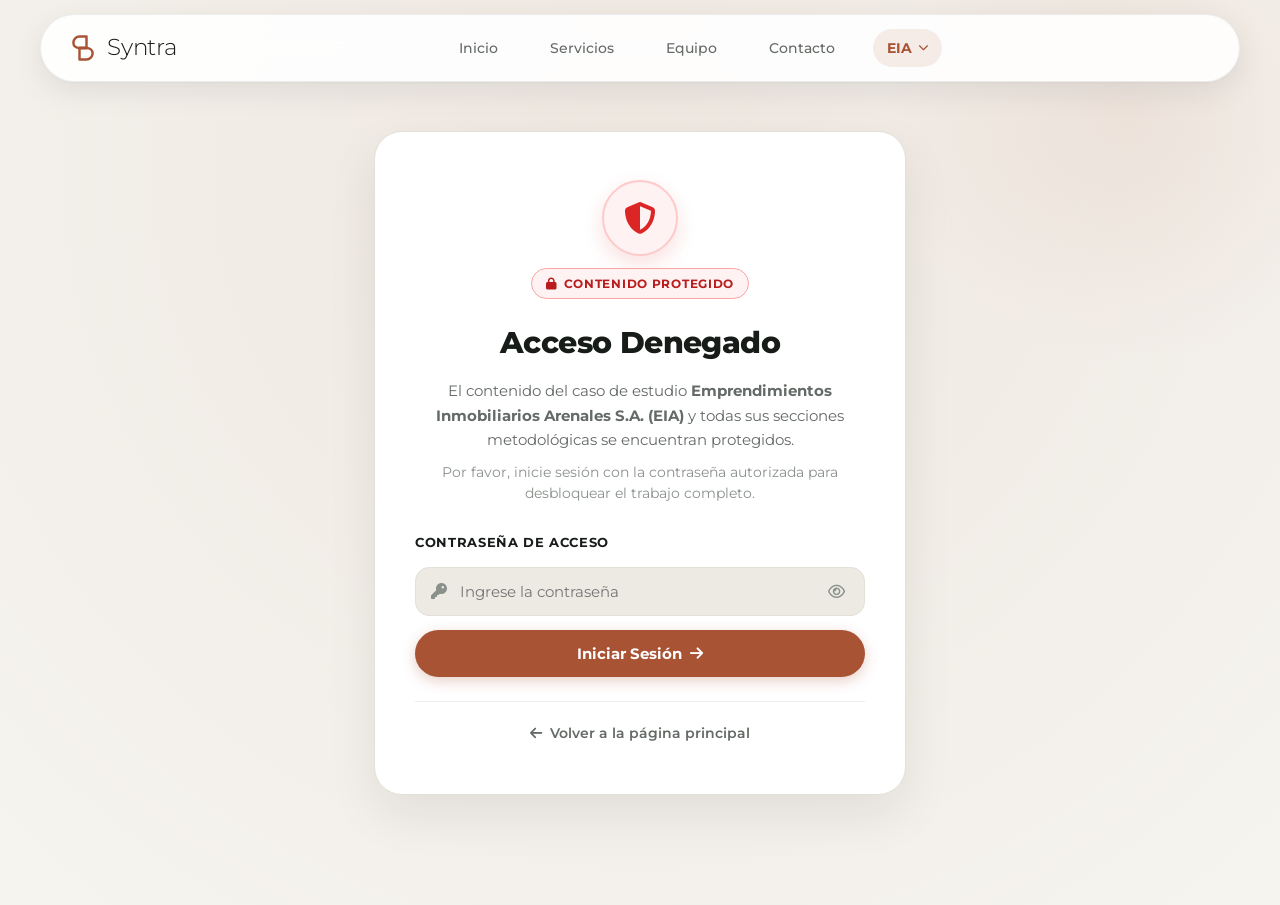
<file: 4-explorar-innovacion.html>
<!DOCTYPE html>
<html lang="es">
<head>
  <meta charset="UTF-8">
  <meta name="viewport" content="width=device-width, initial-scale=1.0">
  <title>4. Explorando innovación · IA y Pipeline EIA · Syntra Consulting</title>
  <meta name="description" content="Fase 4: Asistente de Extracción Documental con IA Generativa, arquitectura Human-in-the-Loop, prototipo con 97,6% de precisión y hoja de ruta para EIA.">
  
  <!-- Font Awesome Icons -->
  <link rel="stylesheet" href="https://cdnjs.cloudflare.com/ajax/libs/font-awesome/6.5.1/css/all.min.css">

  <!-- Google Fonts: Montserrat Exclusivamente -->
  <link rel="preconnect" href="https://fonts.googleapis.com">
  <link rel="preconnect" href="https://fonts.gstatic.com" crossorigin>
  <link href="https://fonts.googleapis.com/css2?family=Montserrat:ital,wght@0,300;0,400;0,500;0,600;0,700;0,800;0,900;1,300;1,400;1,500;1,600;1,700&display=swap" rel="stylesheet">

  <link rel="stylesheet" href="styles.css">
  <link rel="icon" type="image/svg+xml" href="assets/logo-symbol.svg">

  <!-- EIA Session Fast Auth Guard (Anti-Flicker) -->
  <script>
    (function() {
      function checkAuth() {
        var c = document.cookie.split(';');
        for (var i = 0; i < c.length; i++) {
          var pair = c[i].trim().split('=');
          if (pair[0] === 'eia_session' && pair[1] === 'authenticated') return true;
        }
        try { if (localStorage.getItem('eia_session') === 'authenticated') return true; } catch(e){}
        return false;
      }
      if (checkAuth()) {
        document.documentElement.classList.add('eia-auth-granted');
      } else {
        document.documentElement.classList.add('eia-auth-denied');
      }
    })();
  </script>
</head>
<body>

  <!-- Site Header -->
  <header class="site-header" role="banner">
    <div class="container header-inner">
      <a href="index.html" class="brand-logo" aria-label="Syntra Consulting Inicio">
        <img src="assets/logo-symbol.svg" alt="Syntra" class="brand-logo-symbol">
        <span class="brand-logo-text">Syntra</span>
      </a>

      <!-- Navigation with EIA Dropdown -->
      <nav class="nav-container" role="navigation" aria-label="Navegación principal">
        <ul class="nav-menu">
          <li><a href="index.html" class="nav-link">Inicio</a></li>
          <li><a href="index.html#servicios" class="nav-link">Servicios</a></li>
          <li><a href="index.html#equipo" class="nav-link">Equipo</a></li>
          <li><a href="index.html#contacto" class="nav-link">Contacto</a></li>
          
          <li class="nav-item-dropdown">
            <a href="eia.html" class="nav-link active">
              <span>EIA</span>
              <i class="fa-solid fa-chevron-down" style="font-size:0.65rem;"></i>
            </a>
            <div class="nav-dropdown-menu">
              <a href="eia.html" class="nav-dropdown-item">
                <i class="fa-solid fa-folder-tree" style="color:var(--primary-blue);"></i>
                <span>Índice General EIA</span>
                <span class="nav-dropdown-badge">Hub</span>
              </a>
              <a href="1-entender-la-organizacion.html" class="nav-dropdown-item">
                <i class="fa-solid fa-magnifying-glass-chart"></i>
                <span>1. Entendiendo la organización</span>
              </a>
              <a href="2-definir-el-cambio.html" class="nav-dropdown-item">
                <i class="fa-solid fa-bullseye"></i>
                <span>2. Definiendo el cambio</span>
              </a>
              <a href="3-evaluar-opciones.html" class="nav-dropdown-item">
                <i class="fa-solid fa-scale-balanced"></i>
                <span>3. Evaluando opciones</span>
              </a>
              <a href="4-explorar-innovacion.html" class="nav-dropdown-item active">
                <i class="fa-solid fa-robot"></i>
                <span>4. Explorando innovación</span>
              </a>
              <a href="5-cierre.html" class="nav-dropdown-item">
                <i class="fa-solid fa-flag-checkered"></i>
                <span>5. Síntesis, Cierre y Hoja de Ruta</span>
              </a>
              <button type="button" class="nav-dropdown-item nav-dropdown-logout eia-logout-btn" title="Cerrar sesión de EIA">
                <i class="fa-solid fa-arrow-right-from-bracket"></i>
                <span>Cerrar sesión EIA</span>
              </button>
            </div>
          </li>
        </ul>
      </nav>

      <div class="header-actions">
        <button type="button" class="nav-logout-btn eia-logout-btn" title="Cerrar sesión de EIA" aria-label="Cerrar sesión de EIA">
          <i class="fa-solid fa-arrow-right-from-bracket"></i>
          <span>Cerrar sesión</span>
        </button>
        <button class="mobile-toggle" aria-label="Abrir menú" aria-expanded="false">
          <span></span><span></span><span></span>
        </button>
      </div>
    </div>
  </header>

  <main>

    <!-- EIA Access Denied / Password Protection Screen -->
    <section class="eia-denied-screen" aria-live="polite">
      <div class="ambient-glow"></div>
      <div class="container eia-denied-container">
        
        <div class="eia-denied-card" id="eiaAuthCard">
          <div class="eia-denied-icon-wrap">
            <div class="eia-denied-icon-circle">
              <i class="fa-solid fa-shield-halved"></i>
            </div>
            <span class="eia-denied-status-badge">
              <i class="fa-solid fa-lock"></i> Contenido Protegido
            </span>
          </div>

          <h1 class="eia-denied-title">Acceso Denegado</h1>
          <p class="eia-denied-subtitle">
            El contenido del caso de estudio <strong>Emprendimientos Inmobiliarios Arenales S.A. (EIA)</strong> y todas sus secciones metodológicas se encuentran protegidos.
          </p>
          <p class="eia-denied-hint">
            Por favor, inicie sesión con la contraseña autorizada para desbloquear el trabajo completo.
          </p>

          <form class="eia-auth-form" id="eiaAuthForm" novalidate>
            <div class="eia-auth-field-group">
              <label for="eiaPasswordInput" class="eia-auth-label">Contraseña de acceso</label>
              <div class="eia-auth-input-wrapper">
                <i class="fa-solid fa-key eia-input-icon"></i>
                <input 
                  type="password" 
                  class="eia-auth-input" 
                  id="eiaPasswordInput" 
                  placeholder="Ingrese la contraseña" 
                  autocomplete="current-password"
                  required
                >
                <button type="button" class="eia-toggle-pwd" id="eiaTogglePwd" aria-label="Mostrar u ocultar contraseña" title="Mostrar/ocultar contraseña">
                  <i class="fa-regular fa-eye"></i>
                </button>
              </div>

              <div id="eiaAuthError" class="eia-auth-feedback is-error" style="display:none;" role="alert">
                <i class="fa-solid fa-triangle-exclamation"></i>
                <span>Acceso denegado: Contraseña incorrecta. Intente nuevamente.</span>
              </div>

              <div id="eiaAuthSuccess" class="eia-auth-feedback is-success" style="display:none;" role="status">
                <i class="fa-solid fa-circle-check"></i>
                <span>Contraseña verificada. Desbloqueando todas las secciones...</span>
              </div>

              <button type="submit" class="btn-primary eia-auth-submit-btn" id="eiaSubmitBtn">
                <span>Iniciar Sesión</span>
                <i class="fa-solid fa-arrow-right"></i>
              </button>
            </div>
          </form>

          <div class="eia-denied-footer">
            <a href="index.html" class="eia-back-home-link">
              <i class="fa-solid fa-arrow-left"></i> Volver a la página principal
            </a>
          </div>
        </div>

      </div>
    </section>

    <!-- EIA Protected Content Wrapper -->
    <div class="eia-protected-content">

    <!-- Phase Hero Banner (Clean, Typographic, No Clutter) -->
    <section class="hero-section">
      <div class="ambient-glow"></div>
      <div class="container hero-with-illustration" style="position:relative; z-index:2;">
        
        <div>
          <div style="display:inline-flex; align-items:center; gap:14px; background:#FFFFFF; padding:8px 18px; border-radius:14px; border:1px solid var(--border-card); margin-bottom:14px; box-shadow:0 4px 14px rgba(15,23,42,0.06);">
            <img src="assets/madero-calidad.png" alt="Logo Madero Este · EIA" style="height:44px; width:auto; object-fit:contain; display:block;">
            <div style="border-left:1px solid var(--border-subtle); padding-left:12px;">
              <span style="font-size:0.6875rem; font-weight:700; text-transform:uppercase; letter-spacing:0.06em; color:var(--primary-blue); display:block;">Caso de Consultoría Oficial</span>
              <strong style="font-size:0.875rem; color:var(--text-main); font-weight:700;">Madero Este · EIA</strong>
            </div>
          </div>
          <span class="hero-kicker" style="display:block;">Metodología Syntra · Fase 04</span>
          <h1 class="hero-title" style="margin-top:4px;">
            Explorando innovación
          </h1>
          <p class="hero-lead" style="max-width:680px; margin-top:14px;">
            Diseño, prototipado y validación de una solución de Inteligencia Artificial Generativa para EIA: Asistente de Extracción Documental, arquitectura Human-in-the-Loop, corpus de prueba y hoja de ruta.
          </p>
          <div style="margin-top:22px; display:flex; gap:12px; flex-wrap:wrap; align-items:center;">
            <a href="https://madero-este-welcome-portal.lovable.app/app" target="_blank" rel="noopener noreferrer" class="btn-primary" style="display:inline-flex; align-items:center; gap:8px; padding:12px 24px; font-weight:700; font-size:0.9375rem; box-shadow:0 4px 14px rgba(169,83,53,0.3);">
              <i class="fa-solid fa-rocket"></i>
              <span>Probar PoC en Vivo</span>
              <i class="fa-solid fa-arrow-up-right-from-square" style="font-size:0.75rem;"></i>
            </a>
            <a href="#prototipo" class="btn-secondary" style="display:inline-flex; align-items:center; gap:8px; padding:12px 20px; font-weight:600; font-size:0.9375rem;">
              <i class="fa-solid fa-chart-line"></i>
              <span>Ver Resultados del Prototipo</span>
            </a>
          </div>
        </div>

        <div class="hero-illustration-box">
          <img src="assets/undraw_ai.svg" alt="Ilustración Inteligencia Artificial EIA" class="undraw-img">
        </div>

      </div>
    </section>

    <!-- Content Layout Grid -->
    <section style="padding: 24px 0 96px;">
      <div class="container">
        
        <div class="spec-layout-grid">
          
          <!-- Main Column -->
          <div class="spec-main">
            
            <!-- Barra de Metodología con Popover Interactivo (Explicación Sencilla) -->
            <div class="methodology-bar-wrapper">
              <div class="methodology-pill-bar">
                <div class="methodology-pill-info">
                  <span class="methodology-bulb-badge" aria-hidden="true">
                    <i class="fa-solid fa-lightbulb"></i>
                  </span>
                  <div class="methodology-pill-texts">
                    <span class="methodology-pill-kicker">Metodología de esta fase</span>
                    <span class="methodology-pill-title">Prueba de Concepto (PoC) con Inteligencia Artificial y Supervisión Humana · ¿En qué consisten?</span>
                  </div>
                </div>
                <button type="button" class="methodology-trigger-btn" aria-expanded="false" aria-controls="popover-metodologia-04">
                  <i class="fa-solid fa-lightbulb lightbulb-icon-glow"></i>
                  <span>Ver explicación</span>
                  <i class="fa-solid fa-chevron-down arrow-indicator"></i>
                </button>
              </div>

              <!-- Popover Desplegable -->
              <aside id="popover-metodologia-04" class="methodology-popover-box" role="region" aria-label="Metodología de Innovación e Inteligencia Artificial">
                <div class="popover-header">
                  <div class="popover-badge-tag">
                    <i class="fa-solid fa-lightbulb"></i>
                    <span>Metodología Explicada Fácil</span>
                  </div>
                  <button type="button" class="popover-close-btn" aria-label="Cerrar explicación">
                    <i class="fa-solid fa-xmark"></i>
                  </button>
                </div>
                
                <h3 class="popover-headline">
                  ¿Qué es una Prueba de Concepto (PoC) y la supervisión Human-in-the-Loop?
                </h3>

                <div class="popover-explain-grid">
                  <!-- Bloque 1: ¿Qué es? -->
                  <div class="explain-card concept-card">
                    <div class="explain-card-header">
                      <span class="explain-card-icon concept-icon"><i class="fa-solid fa-robot"></i></span>
                      <h4>¿Qué es?</h4>
                    </div>
                    <p>
                      Una <strong>Prueba de Concepto (PoC)</strong> es un ensayo práctico a escala controlada para verificar si una tecnología nueva realmente funciona y ahorra tiempo antes de invertir dinero en comprarla.<br><br>
                      El enfoque <strong>Human-in-the-Loop (Humano en el control)</strong> significa que la Inteligencia Artificial asiste leyendo y completando borradores en segundos, pero la revisión y decisión final siempre queda en manos de una persona.
                    </p>
                  </div>

                  <!-- Bloque 2: ¿En qué consiste? -->
                  <div class="explain-card steps-card">
                    <div class="explain-card-header">
                      <span class="explain-card-icon steps-icon"><i class="fa-solid fa-list-ol"></i></span>
                      <h4>¿En qué consiste el método? (Paso a paso)</h4>
                    </div>
                    <ul class="explain-steps-list">
                      <li>
                        <span class="explain-step-badge">1</span>
                        <span><strong>Elegir una tarea lenta y manual:</strong> Se toma un proceso que consuma muchas horas (leer contratos en PDF y tipear nombres, montos y fechas en el sistema).</span>
                      </li>
                      <li>
                        <span class="explain-step-badge">2</span>
                        <span><strong>Probar la extracción con IA:</strong> Se utiliza un modelo de lenguaje que lee los documentos y extrae los datos clave automáticamente.</span>
                      </li>
                      <li>
                        <span class="explain-step-badge">3</span>
                        <span><strong>Validación humana obligatoria:</strong> La pantalla le muestra los datos sugeridos al empleado para que confirme o corrija antes de guardar en la base de datos.</span>
                      </li>
                    </ul>
                  </div>

                  <!-- Bloque 3: ¿Para qué sirve? -->
                  <div class="explain-card value-card">
                    <div class="explain-card-header">
                      <span class="explain-card-icon value-icon"><i class="fa-solid fa-circle-check"></i></span>
                      <h4>¿Para qué sirve? (Resultado concreto)</h4>
                    </div>
                    <ul class="explain-value-list">
                      <li>
                        <i class="fa-solid fa-check"></i>
                        <span><strong>Horas recuperadas:</strong> Reduce drásticamente el tiempo de carga manual para que el personal se dedique a atender clientes y vender.</span>
                      </li>
                      <li>
                        <i class="fa-solid fa-check"></i>
                        <span><strong>Cero riesgo de error:</strong> Al haber siempre un operador validando, no hay peligro de 'alucinaciones' ni fallas de la IA.</span>
                      </li>
                      <li>
                        <i class="fa-solid fa-check"></i>
                        <span><strong>Compra segura:</strong> Se prueba el beneficio real antes de comprometerse con un gasto de software.</span>
                      </li>
                    </ul>
                  </div>
                </div>

                <div class="popover-simple-footer">
                  <span><i class="fa-solid fa-circle-info" style="color:var(--primary-blue); margin-right:6px;"></i> Conceptos de Pruebas de Concepto (PoC) e Inteligencia Artificial con supervisión humana.</span>
                  <span style="font-weight:600; color:var(--text-main);">Fase 04 · Explorando Innovación</span>
                </div>
              </aside>
            </div>

            <!-- SECCIÓN 1: El Problema y la Oportunidad -->
            <article class="visual-slide-card">
              <div style="display:flex; align-items:center; gap:12px; margin-bottom:12px;">
                <span style="width:36px; height:36px; border-radius:50%; background:var(--primary-blue); color:#FFFFFF; display:flex; align-items:center; justify-content:center; font-size:1.1rem; font-weight:800; flex-shrink:0;">1</span>
                <h2 class="visual-slide-title" style="margin:0;">El Problema y la Oportunidad</h2>
              </div>
              
              <!-- Problem / Solution Dual Grid -->
              <div style="display:grid; grid-template-columns:repeat(auto-fit, minmax(280px, 1fr)); gap:16px; margin:20px 0;">
                
                <div style="background:var(--bg-surface); border:1px solid var(--border-subtle); border-radius:var(--radius-md); padding:20px; border-left:4px solid #DC2626;">
                  <div style="display:flex; align-items:center; gap:8px; margin-bottom:8px;">
                    <i class="fa-solid fa-triangle-exclamation" style="color:#DC2626; font-size:1.1rem;"></i>
                    <h4 style="margin:0; font-size:0.95rem; color:var(--text-main);">El Problema Operativo</h4>
                  </div>
                  <p style="font-size:0.8125rem; color:var(--text-body); line-height:1.65; margin:0;">
                    Webdox CLM ordena el ciclo de vida contractual una vez cargado, pero el ingreso inicial sigue siendo manual: <strong>un administrativo lee contratos en prosa jurídica y transcribe sus condiciones</strong>. Esto provoca demoras al facturar y errores que se arrastran durante toda la vigencia del alquiler.
                  </p>
                </div>

                <div style="background:var(--bg-surface); border:1px solid var(--border-subtle); border-radius:var(--radius-md); padding:20px; border-left:4px solid var(--primary-blue);">
                  <div style="display:flex; align-items:center; gap:8px; margin-bottom:8px;">
                    <i class="fa-solid fa-wand-magic-sparkles" style="color:var(--primary-blue); font-size:1.1rem;"></i>
                    <h4 style="margin:0; font-size:0.95rem; color:var(--text-main);">La Oportunidad de Innovación</h4>
                  </div>
                  <p style="font-size:0.8125rem; color:var(--text-body); line-height:1.65; margin:0;">
                    La solución propuesta es un <strong>Asistente de Extracción Documental</strong> que transforma el alta de contratos de una tarea de transcripción a una de <strong>validación humana</strong>: toma el contrato firmado, extrae los 18 campos obligatorios, cita textualmente la cláusula de origen y señala datos faltantes, ambiguos o cláusulas atípicas.
                  </p>
                </div>

              </div>

              <!-- Pipeline Visual Interactivo -->
              <h3 style="font-size:1rem; font-weight:700; color:var(--text-main); margin:28px 0 12px;">Pipeline Visual de Procesamiento</h3>
              <div class="visual-pipeline-row" style="margin-bottom:24px;">
                
                <div class="visual-pipeline-step">
                  <div class="visual-pipeline-num">01</div>
                  <i class="fa-solid fa-file-arrow-up visual-pipeline-icon"></i>
                  <div class="visual-pipeline-title">Subida PDF</div>
                  <div class="visual-pipeline-sub">Contrato escaneado o digital de oficina AAA.</div>
                </div>

                <div class="visual-pipeline-step">
                  <div class="visual-pipeline-num">02</div>
                  <i class="fa-solid fa-user-secret visual-pipeline-icon"></i>
                  <div class="visual-pipeline-title">Anonimización</div>
                  <div class="visual-pipeline-sub">Tokeniza nombres y CUITs bajo Ley 25.326.</div>
                </div>

                <div class="visual-pipeline-step active">
                  <div class="visual-pipeline-num">03</div>
                  <i class="fa-solid fa-brain visual-pipeline-icon"></i>
                  <div class="visual-pipeline-title">Extracción LLM</div>
                  <div class="visual-pipeline-sub">Extrae 18 campos con cita y página exacta.</div>
                </div>

                <div class="visual-pipeline-step human-gate">
                  <div class="visual-pipeline-num"><i class="fa-solid fa-check"></i></div>
                  <i class="fa-solid fa-user-check visual-pipeline-icon"></i>
                  <div class="visual-pipeline-title">Compuerta HITL</div>
                  <div class="visual-pipeline-sub">Operador valida visualmente campo por campo.</div>
                </div>

                <div class="visual-pipeline-step">
                  <div class="visual-pipeline-num">05</div>
                  <i class="fa-solid fa-cloud-check visual-pipeline-icon"></i>
                  <div class="visual-pipeline-title">Impacto en ERP</div>
                  <div class="visual-pipeline-sub" style="margin-top:4px;">
                    Alta confirmada en Webdox + Tango (Axoft)
                  </div>
                </div>

              </div>

              <!-- Ficha de Datos Obligatorios: Los 18 Campos -->
              <h3 style="font-size:1rem; font-weight:700; color:var(--text-main); margin:24px 0 6px;">Ficha de Datos Obligatorios (18 Campos Estructurados)</h3>
              <p style="font-size:0.8125rem; color:var(--text-muted); margin-bottom:14px;">Entidades contractuales críticas precargadas automáticamente junto a su cita textual de verificación:</p>
              
              <div class="visual-chip-grid">
                <div class="visual-chip-item"><i class="fa-solid fa-building"></i> 01. Razón Social Locatario</div>
                <div class="visual-chip-item"><i class="fa-solid fa-id-card"></i> 02. Número de CUIT</div>
                <div class="visual-chip-item"><i class="fa-solid fa-user-tie"></i> 03. Representante Legal</div>
                <div class="visual-chip-item"><i class="fa-solid fa-door-open"></i> 04. Unidad Funcional / Piso</div>
                <div class="visual-chip-item"><i class="fa-solid fa-ruler-combined"></i> 05. Metros Cuadrados (m²)</div>
                <div class="visual-chip-item"><i class="fa-solid fa-briefcase"></i> 06. Destino de Locación</div>
                <div class="visual-chip-item"><i class="fa-solid fa-hourglass-half"></i> 07. Vigencia (Meses)</div>
                <div class="visual-chip-item"><i class="fa-solid fa-calendar-plus"></i> 08. Fecha de Inicio</div>
                <div class="visual-chip-item"><i class="fa-solid fa-calendar-check"></i> 09. Fecha de Vencimiento</div>
                <div class="visual-chip-item"><i class="fa-solid fa-clock"></i> 10. Plazo de Preaviso</div>
                <div class="visual-chip-item"><i class="fa-solid fa-money-bill-wave"></i> 11. Canon Locativo Mensual</div>
                <div class="visual-chip-item"><i class="fa-solid fa-coins"></i> 12. Moneda (USD / UVA / ARS)</div>
                <div class="visual-chip-item"><i class="fa-solid fa-chart-line"></i> 13. Pauta de Ajuste / Índice</div>
                <div class="visual-chip-item"><i class="fa-solid fa-credit-card"></i> 14. Modalidad de Pago</div>
                <div class="visual-chip-item"><i class="fa-solid fa-vault"></i> 15. Depósito en Garantía</div>
                <div class="visual-chip-item"><i class="fa-solid fa-shield-halved"></i> 16. Tipo de Garantía / Caución</div>
                <div class="visual-chip-item"><i class="fa-solid fa-file-shield"></i> 17. Compañía Aseguradora</div>
                <div class="visual-chip-item"><i class="fa-solid fa-bell"></i> 18. Vencimiento de Caución</div>
              </div>

              <!-- Collapsible Annex 01 -->
              <div class="annex-box">
                <button type="button" class="annex-toggle-btn" aria-expanded="false">
                  <i class="fa-solid fa-book-open"></i>
                  <span class="toggle-label">Ver anexo documental y detalles</span>
                  <i class="fa-solid fa-chevron-down chevron-icon"></i>
                </button>
                <div class="annex-body">
                  <div class="annex-header">
                    <span><i class="fa-solid fa-file-lines"></i> Anexo Metodológico · Justificación Técnica y Cumplimiento Normativo (T-09)</span>
                    <a href="https://drive.google.com/file/d/1JV9fQtgPYsdb4VtOT6DPrlzq1CUX9Lhj/view?usp=drive_link" target="_blank" rel="noopener noreferrer" class="annex-pdf-link" title="Abrir T-09 Oportunidad de Innovación con IA en Google Drive">
                      <i class="fa-solid fa-file-pdf"></i> T-09 PDF <i class="fa-solid fa-arrow-up-right-from-square" style="font-size:0.7rem;"></i>
                    </a>
                  </div>
                  <p><strong>Por qué no requiere reentrenar modelos:</strong> Opera mediante zero-shot y few-shot prompting sobre modelos fundacionales preentrenados. Al ser un volumen de ~100 a 200 contratos corporativos, un enfoque de fine-tuning carecería de sentido económico. El costo computacional por documento es inferior a $0,05 USD.</p>
                  <p><strong>Pipeline de Anonimización Ley 25.326:</strong> Antes del envío a la API del modelo, se sustituyen identificadores personales por marcadores sintéticos (ej. <code>LOCATARIO_1</code>, <code>CUIT_X</code>). El mapping real se retiene en memoria local de EIA y se reinyecta al recibir la respuesta estructurada. Se firma con el proveedor cláusula de Zero Data Retention.</p>
                </div>
              </div>
            </article>

            <!-- SECCIÓN 2: Arquitectura y Gobierno (Human-in-the-Loop) -->
            <article class="visual-slide-card">
              <div style="display:flex; align-items:center; gap:12px; margin-bottom:12px;">
                <span style="width:36px; height:36px; border-radius:50%; background:var(--primary-blue); color:#FFFFFF; display:flex; align-items:center; justify-content:center; font-size:1.1rem; font-weight:800; flex-shrink:0;">2</span>
                <h2 class="visual-slide-title" style="margin:0;">Arquitectura y Gobierno (Human-in-the-Loop)</h2>
              </div>
              <p class="visual-lead-text">
                El diseño sigue un patrón de extracción y clasificación con fronteras estrictas de seguridad técnica, normativa y operativa:
              </p>

              <!-- 4 Security Pillars Grid -->
              <div style="display:grid; grid-template-columns:repeat(auto-fit, minmax(260px, 1fr)); gap:16px; margin:20px 0;">
                
                <div style="background:var(--bg-surface); border:1px solid var(--border-subtle); border-radius:var(--radius-md); padding:20px;">
                  <div style="display:flex; align-items:center; justify-content:space-between; margin-bottom:10px;">
                    <span class="badge-status success" style="font-size:0.75rem;"><i class="fa-solid fa-lock"></i> Privacidad</span>
                    <i class="fa-solid fa-user-secret" style="color:var(--text-muted); font-size:1rem;"></i>
                  </div>
                  <h4 style="margin:0 0 8px 0; font-size:0.95rem; color:var(--text-main);">Anonimización local previa (Ley 25.326)</h4>
                  <p style="font-size:0.8125rem; color:var(--text-body); line-height:1.6; margin:0;">
                    Antes de enviar el texto a un modelo externo, un componente local reemplaza nombres, DNI, CUIT y domicilios por marcadores sintéticos, reponiéndolos recién al armar la ficha en la estación de trabajo de EIA.
                  </p>
                </div>

                <div style="background:var(--bg-surface); border:1px solid var(--border-subtle); border-radius:var(--radius-md); padding:20px;">
                  <div style="display:flex; align-items:center; justify-content:space-between; margin-bottom:10px;">
                    <span class="badge-status info" style="font-size:0.75rem;"><i class="fa-solid fa-code-compare"></i> Verificación</span>
                    <i class="fa-solid fa-quote-left" style="color:var(--text-muted); font-size:1rem;"></i>
                  </div>
                  <h4 style="margin:0 0 8px 0; font-size:0.95rem; color:var(--text-main);">Verificación mecánica de citas</h4>
                  <p style="font-size:0.8125rem; color:var(--text-body); line-height:1.6; margin:0;">
                    Un control determinístico comprueba que cada cita exista literalmente en el contrato; si no coincide carácter por carácter, el campo se descarta automáticamente para evitar alucinaciones.
                  </p>
                </div>

                <div style="background:var(--bg-surface); border:1px solid var(--border-subtle); border-radius:var(--radius-md); padding:20px;">
                  <div style="display:flex; align-items:center; justify-content:space-between; margin-bottom:10px;">
                    <span class="badge-status warning" style="font-size:0.75rem;"><i class="fa-solid fa-hand"></i> Human-in-the-Loop</span>
                    <i class="fa-solid fa-user-check" style="color:var(--text-muted); font-size:1rem;"></i>
                  </div>
                  <h4 style="margin:0 0 8px 0; font-size:0.95rem; color:var(--text-main);">Sin escritura automática</h4>
                  <p style="font-size:0.8125rem; color:var(--text-body); line-height:1.6; margin:0;">
                    El asistente no tiene credenciales de Webdox ni de Tango. Un operador administrativo debe validar y confirmar campo por campo antes de guardar en las bases de datos de la empresa.
                  </p>
                </div>

                <div style="background:var(--bg-surface); border:1px solid var(--border-subtle); border-radius:var(--radius-md); padding:20px;">
                  <div style="display:flex; align-items:center; justify-content:space-between; margin-bottom:10px;">
                    <span class="badge-status danger" style="font-size:0.75rem;"><i class="fa-solid fa-shield-halved"></i> Ciberseguridad</span>
                    <i class="fa-solid fa-bug-slash" style="color:var(--text-muted); font-size:1rem;"></i>
                  </div>
                  <h4 style="margin:0 0 8px 0; font-size:0.95rem; color:var(--text-main);">Defensa ante manipulación (Prompt Injection)</h4>
                  <p style="font-size:0.8125rem; color:var(--text-body); line-height:1.6; margin:0;">
                    Reglas explícitas y barreras de sanitización impiden que el asistente obedezca instrucciones ocultas dentro del texto de contratos redactados por terceros o contrapartes.
                  </p>
                </div>

              </div>

              <!-- Collapsible Annex 02 -->
              <div class="annex-box">
                <button type="button" class="annex-toggle-btn" aria-expanded="false">
                  <i class="fa-solid fa-book-open"></i>
                  <span class="toggle-label">Ver anexo documental y detalles</span>
                  <i class="fa-solid fa-chevron-down chevron-icon"></i>
                </button>
                <div class="annex-body">
                  <div class="annex-header">
                    <span><i class="fa-solid fa-file-lines"></i> Anexo Metodológico · Las 4 Alternativas Postergadas (T-09)</span>
                    <a href="https://drive.google.com/file/d/1JV9fQtgPYsdb4VtOT6DPrlzq1CUX9Lhj/view?usp=drive_link" target="_blank" rel="noopener noreferrer" class="annex-pdf-link" title="Abrir T-09 en Google Drive">
                      <i class="fa-solid fa-file-pdf"></i> T-09 PDF <i class="fa-solid fa-arrow-up-right-from-square" style="font-size:0.7rem;"></i>
                    </a>
                  </div>
                  <p><strong>Por qué se descartaron las otras 4 opciones de IA:</strong></p>
                  <ul style="margin-left:20px; font-size:0.8125rem; line-height:1.6;">
                    <li><strong>Chatbot a locatarios:</strong> Descartado por riesgo de respuestas alucinadas comprometiendo responsabilidades legales de EIA.</li>
                    <li><strong>Análisis predictivo de vacancia:</strong> Descartado porque la muestra (~40 contratos activos) es estadísticamente insuficiente.</li>
                    <li><strong>Generación automática de contratos:</strong> Descartado por requerir dictamen letrado indelegable en contratos en moneda extranjera.</li>
                    <li><strong>Scoring automatizado:</strong> Descartado por restricciones normativas de secreto bancario y BCRA.</li>
                  </ul>
                </div>
              </div>
            </article>

            <!-- SECCIÓN 3: Resultados del Prototipo y Pruebas -->
            <article class="visual-slide-card" id="prototipo">
              <div style="display:flex; align-items:center; gap:12px; margin-bottom:12px;">
                <span style="width:36px; height:36px; border-radius:50%; background:var(--primary-blue); color:#FFFFFF; display:flex; align-items:center; justify-content:center; font-size:1.1rem; font-weight:800; flex-shrink:0;">3</span>
                <h2 class="visual-slide-title" style="margin:0;">Resultados del Prototipo y Pruebas</h2>
              </div>
              <p class="visual-lead-text">
                El equipo construyó un <strong>prototipo funcional (iterado en 3 versiones de prompt)</strong> y lo evaluó sobre un corpus de <strong>9 casos de prueba (126 campos)</strong> que incluyeron anexos complejos, escalonamientos, información incompleta, texto ilegible e intentos de manipulación:
              </p>

              <!-- Banner Directo a la PoC en Vivo -->
              <div style="background:linear-gradient(135deg, #0F172A 0%, #1E293B 100%); color:#FFFFFF; border-radius:var(--radius-lg); padding:22px 24px; margin:20px 0 24px; display:flex; align-items:center; justify-content:space-between; flex-wrap:wrap; gap:18px; box-shadow:0 6px 20px rgba(15,23,42,0.12); border:1px solid rgba(255,255,255,0.08);">
                <div>
                  <div style="display:inline-flex; align-items:center; gap:6px; background:rgba(56,189,248,0.15); color:#38BDF8; font-size:0.75rem; font-weight:700; padding:4px 10px; border-radius:20px; margin-bottom:8px; border:1px solid rgba(56,189,248,0.3);">
                    <i class="fa-solid fa-circle-play" style="font-size:0.75rem;"></i> Demostrador Interactivo
                  </div>
                  <h3 style="color:#FFFFFF; font-size:1.0625rem; font-weight:700; margin:0 0 4px;">Prueba de Concepto (PoC) Funcional</h3>
                  <p style="color:#94A3B8; font-size:0.8125rem; margin:0; max-width:520px; line-height:1.5;">
                    Acceda al prototipo en vivo del portal y asistente de extracción para Madero Este, explorando la interfaz y validación de campos.
                  </p>
                </div>
                <a href="https://madero-este-welcome-portal.lovable.app/app" target="_blank" rel="noopener noreferrer" class="btn-primary" style="background:#A95335; border:none; padding:11px 22px; font-weight:700; font-size:0.875rem; display:inline-flex; align-items:center; gap:8px; white-space:nowrap; box-shadow:0 4px 12px rgba(169,83,53,0.35);">
                  <i class="fa-solid fa-rocket"></i>
                  <span>Abrir PoC en Vivo</span>
                  <i class="fa-solid fa-arrow-up-right-from-square" style="font-size:0.75rem;"></i>
                </a>
              </div>

              <!-- Tabla Ejecutiva de Resultados -->
              <div style="overflow-x:auto; margin:20px 0; border:1px solid var(--border-subtle); border-radius:var(--radius-md); background:#FFFFFF; box-shadow:0 1px 3px rgba(0,0,0,0.03);">
                <table style="width:100%; border-collapse:collapse; text-align:left; font-size:0.875rem;">
                  <thead>
                    <tr style="background:var(--bg-surface); border-bottom:2px solid var(--border-subtle);">
                      <th style="padding:14px 16px; font-weight:700; color:var(--text-main); width:32%;">Métrica Evaluada</th>
                      <th style="padding:14px 16px; font-weight:700; color:var(--text-main); width:28%;">Resultado Obtenido</th>
                      <th style="padding:14px 16px; font-weight:700; color:var(--text-main);">Lectura Ejecutiva</th>
                    </tr>
                  </thead>
                  <tbody>
                    <tr style="border-bottom:1px solid var(--border-subtle);">
                      <td style="padding:14px 16px; font-weight:700; color:var(--text-main);">
                        <i class="fa-solid fa-bullseye" style="color:#16A34A; margin-right:8px;"></i> Precisión de extracción
                      </td>
                      <td style="padding:14px 16px;">
                        <span style="font-weight:800; color:#16A34A; font-size:1.05rem;">97,6 %</span>
                        <span style="font-size:0.75rem; color:var(--text-muted); display:block;">(123 / 126 campos)</span>
                      </td>
                      <td style="padding:14px 16px; color:var(--text-body); font-size:0.8125rem;">
                        Supera ampliamente el umbral objetivo del 85 %.
                      </td>
                    </tr>
                    <tr style="border-bottom:1px solid var(--border-subtle);">
                      <td style="padding:14px 16px; font-weight:700; color:var(--text-main);">
                        <i class="fa-solid fa-quote-right" style="color:var(--primary-blue); margin-right:8px;"></i> Citas verificables
                      </td>
                      <td style="padding:14px 16px;">
                        <span style="font-weight:800; color:var(--primary-blue); font-size:1.05rem;">99,1 %</span>
                      </td>
                      <td style="padding:14px 16px; color:var(--text-body); font-size:0.8125rem;">
                        Permite validar cada campo leyendo una sola línea.
                      </td>
                    </tr>
                    <tr style="border-bottom:1px solid var(--border-subtle);">
                      <td style="padding:14px 16px; font-weight:700; color:var(--text-main);">
                        <i class="fa-solid fa-user-lock" style="color:var(--primary-blue); margin-right:8px;"></i> Filtración de datos personales
                      </td>
                      <td style="padding:14px 16px;">
                        <span class="badge-status success" style="font-weight:800;">0 casos</span>
                      </td>
                      <td style="padding:14px 16px; color:var(--text-body); font-size:0.8125rem;">
                        Cumplimiento total de aislamiento de privacidad (Ley 25.326).
                      </td>
                    </tr>
                    <tr style="border-bottom:1px solid var(--border-subtle);">
                      <td style="padding:14px 16px; font-weight:700; color:var(--text-main);">
                        <i class="fa-solid fa-shield-virus" style="color:#0284C7; margin-right:8px;"></i> Resistencia a manipulación
                      </td>
                      <td style="padding:14px 16px;">
                        <span class="badge-status info" style="font-weight:800;">Superada</span>
                      </td>
                      <td style="padding:14px 16px; color:var(--text-body); font-size:0.8125rem;">
                        Bloqueó y reportó cláusulas maliciosas embebidas (prompt injection).
                      </td>
                    </tr>
                    <tr>
                      <td style="padding:14px 16px; font-weight:700; color:var(--text-main);">
                        <i class="fa-solid fa-triangle-exclamation" style="color:#DC2626; margin-right:8px;"></i> Errores silenciosos
                      </td>
                      <td style="padding:14px 16px;">
                        <span style="font-weight:800; color:#DC2626;">1,6 %</span>
                        <span style="font-size:0.75rem; color:var(--text-muted); display:block;">(2 campos en caso C-04)</span>
                      </td>
                      <td style="padding:14px 16px; color:var(--text-body); font-size:0.8125rem;">
                        Defecto abierto: el modelo dedujo una fecha de vencimiento a partir del plazo y la presentó como extraída literalmente.
                      </td>
                    </tr>
                  </tbody>
                </table>
              </div>

              <!-- Defecto Abierto Highlight Card -->
              <div style="background:rgba(220,38,38,0.04); border-left:4px solid #DC2626; border-radius:0 var(--radius-sm) var(--radius-sm) 0; padding:16px 18px; margin-top:16px;">
                <div style="display:flex; align-items:center; gap:8px; margin-bottom:6px;">
                  <i class="fa-solid fa-circle-exclamation" style="color:#DC2626;"></i>
                  <strong style="color:#DC2626; font-size:0.9rem;">Análisis del Defecto Abierto (Caso C-04)</strong>
                </div>
                <p style="font-size:0.8125rem; color:var(--text-body); line-height:1.6; margin:0;">
                  Se detectaron <strong>2 errores silenciosos (1,6 %)</strong> donde el modelo dedujo una fecha de vencimiento calculada a partir del plazo contractual y la presentó erróneamente como si hubiese sido extraída de forma literal. Este comportamiento no es admisible en entornos contables sin advertencia explícita, lo que fundamenta la necesidad de perfeccionar el esquema de salida antes de producción.
                </p>
              </div>
            </article>

            <!-- SECCIÓN 4: Veredicto y Próximos Pasos -->
            <article class="visual-slide-card">
              <div style="display:flex; align-items:center; gap:12px; margin-bottom:12px;">
                <span style="width:36px; height:36px; border-radius:50%; background:var(--primary-blue); color:#FFFFFF; display:flex; align-items:center; justify-content:center; font-size:1.1rem; font-weight:800; flex-shrink:0;">4</span>
                <h2 class="visual-slide-title" style="margin:0;">Veredicto y Próximos Pasos</h2>
              </div>
              
              <!-- Recomendación Final Callout -->
              <div style="background:var(--bg-surface); border-left:4px solid var(--primary-blue); padding:18px 20px; border-radius:0 var(--radius-md) var(--radius-md) 0; margin:16px 0 24px;">
                <h4 style="margin:0 0 6px 0; color:var(--primary-blue); font-size:1rem; display:flex; align-items:center; gap:8px;">
                  <i class="fa-solid fa-gavel"></i>
                  Recomendación Final: Realizar un piloto más amplio antes de decidir
                </h4>
                <p style="font-size:0.875rem; color:var(--text-body); line-height:1.65; margin:0;">
                  Aunque la precisión funcional (97,6 %) y la resistencia a riesgos graves quedaron demostradas, <strong>avanzar a producción con errores silenciosos abiertos</strong> (como fechas deducidas presentadas como literales) comprometería la facturación y la cobranza de cánones.
                </p>
              </div>

              <!-- Hoja de Ruta para EIA (5 Próximos Pasos) -->
              <h3 style="font-size:1rem; font-weight:700; color:var(--text-main); margin:20px 0 12px;">Hoja de ruta recomendada para EIA</h3>
              
              <div class="flow-roadmap" style="margin:16px 0;">
                
                <div class="flow-step-card">
                  <div class="flow-step-num">01</div>
                  <div class="flow-step-content">
                    <div style="display:flex; justify-content:space-between; align-items:center; margin-bottom:4px; flex-wrap:wrap; gap:6px;">
                      <h4 style="margin:0;">Implantar primero el repositorio (T-07)</h4>
                      <span class="badge-status info" style="font-size:0.75rem;">Prerrequisito</span>
                    </div>
                    <p style="font-size:0.8125rem; color:var(--text-body); margin:0;">
                      Documentar el circuito y desplegar Webdox antes de conectar la extracción automática.
                    </p>
                  </div>
                </div>

                <div class="flow-step-card">
                  <div class="flow-step-num">02</div>
                  <div class="flow-step-content">
                    <div style="display:flex; justify-content:space-between; align-items:center; margin-bottom:4px; flex-wrap:wrap; gap:6px;">
                      <h4 style="margin:0;">Corregir el esquema de salida</h4>
                      <span class="badge-status warning" style="font-size:0.75rem;">Ajuste Técnico</span>
                    </div>
                    <p style="font-size:0.8125rem; color:var(--text-body); margin:0;">
                      Separar explícitamente el estado «extraído» del estado «deducido» en las reglas del modelo antes de iniciar el piloto.
                    </p>
                  </div>
                </div>

                <div class="flow-step-card">
                  <div class="flow-step-num">03</div>
                  <div class="flow-step-content">
                    <div style="display:flex; justify-content:space-between; align-items:center; margin-bottom:4px; flex-wrap:wrap; gap:6px;">
                      <h4 style="margin:0;">Ejecutar piloto sobre cartera real</h4>
                      <span class="badge-status success" style="font-size:0.75rem;">PoC Controlada</span>
                    </div>
                    <p style="font-size:0.8125rem; color:var(--text-body); margin:0;">
                      Probar el asistente sobre 20 contratos reales anonimizados (incluyendo documentos escaneados del archivo histórico) validados por el responsable administrativo.
                    </p>
                  </div>
                </div>

                <div class="flow-step-card">
                  <div class="flow-step-num">04</div>
                  <div class="flow-step-content">
                    <div style="display:flex; justify-content:space-between; align-items:center; margin-bottom:4px; flex-wrap:wrap; gap:6px;">
                      <h4 style="margin:0;">Establecer línea base (Costo $0)</h4>
                      <span class="badge-status success" style="font-size:0.75rem;">Inmediato</span>
                    </div>
                    <p style="font-size:0.8125rem; color:var(--text-body); margin:0;">
                      Empezar a medir hoy mismo el porcentaje de contratos devueltos con errores y los días hasta la primera facturación.
                    </p>
                  </div>
                </div>

                <div class="flow-step-card">
                  <div class="flow-step-num">05</div>
                  <div class="flow-step-content">
                    <div style="display:flex; justify-content:space-between; align-items:center; margin-bottom:4px; flex-wrap:wrap; gap:6px;">
                      <h4 style="margin:0;">Cerrar marco legal y roles</h4>
                      <span class="badge-status info" style="font-size:0.75rem;">Gobernanza</span>
                    </div>
                    <p style="font-size:0.8125rem; color:var(--text-body); margin:0;">
                      Contratar el modelo con exclusión expresa de entrenamiento y designar formalmente al validador administrativo y al auditor interno.
                    </p>
                  </div>
                </div>

              </div>

              <!-- Valor Inmediato Banner -->
              <div style="background:linear-gradient(135deg, rgba(169,83,53,0.08) 0%, rgba(2,132,199,0.06) 100%); border:1px solid rgba(169,83,53,0.25); border-radius:var(--radius-md); padding:20px 22px; margin:24px 0 16px;">
                <div style="display:flex; align-items:center; gap:10px; margin-bottom:8px;">
                  <i class="fa-solid fa-award" style="color:var(--primary-blue); font-size:1.3rem;"></i>
                  <strong style="color:var(--primary-blue); font-size:0.95rem;">Valor Inmediato para la Organización</strong>
                </div>
                <p style="font-size:0.875rem; color:var(--text-main); line-height:1.65; margin:0; font-weight:500;">
                  Más allá de la IA, el activo más valioso producido en esta etapa es la <strong>Ficha de Datos Obligatorios de 18 campos</strong>, que formaliza el traspaso entre Comercial, Legal y Administración y eleva el proceso del Nivel 1 al Nivel 2 de madurez CMM incluso sin tecnología.
                </p>
              </div>

              <!-- Collapsible Annex 03 -->
              <div class="annex-box">
                <button type="button" class="annex-toggle-btn" aria-expanded="false">
                  <i class="fa-solid fa-book-open"></i>
                  <span class="toggle-label">Ver anexo documental y detalles</span>
                  <i class="fa-solid fa-chevron-down chevron-icon"></i>
                </button>
                <div class="annex-body">
                  <div class="annex-header">
                    <span><i class="fa-solid fa-file-lines"></i> Anexo Metodológico · Escenarios de Falla y Prelación Jurídica (T-10)</span>
                    <a href="https://drive.google.com/file/d/1jJ3kysp9j4FXtQMunLHpL6kJ_VQBGwrH/view?usp=drive_link" target="_blank" rel="noopener noreferrer" class="annex-pdf-link" title="Abrir T-10 Diseño y Validación de IA en Google Drive">
                      <i class="fa-solid fa-file-pdf"></i> T-10 PDF <i class="fa-solid fa-arrow-up-right-from-square" style="font-size:0.7rem;"></i>
                    </a>
                  </div>
                  <p><strong>Escenarios de Estrés Provocados:</strong> La prueba incluye deliberadamente contratos con firmas superpuestas al canon locativo, cláusulas contradictorias de renegociación y monedas mixtas (alquiler en USD y expensas en ARS).</p>
                  <p><strong>Orden de Prelación Legal:</strong> Ante cualquier contradicción entre los datos de sistema y el documento en papel o firma digital validada, prevalece siempre el contrato firmado original.</p>
                </div>
              </div>
            </article>

            <!-- Navigation Dock with Previous and Next Phase -->
            <div class="next-phase-dock" style="display:flex; justify-content:space-between; align-items:center; flex-wrap:wrap; gap:16px;">
              <a href="3-evaluar-opciones.html" class="btn-secondary" style="padding:10px 20px; font-size:0.875rem;">
                <span class="arrow" style="margin-right:6px;"><i class="fa-solid fa-arrow-left"></i></span>
                <span>Volver a Fase 03</span>
              </a>
              <div style="display:flex; align-items:center; gap:18px; flex-wrap:wrap; margin-left:auto;">
                <div class="next-phase-info" style="text-align:right;">
                  <span class="next-phase-label">Siguiente Etapa</span>
                  <span class="next-phase-title">5. Síntesis, Cierre y Hoja de Ruta</span>
                </div>
                <a href="5-cierre.html" class="btn-primary">
                  <span>Ir a Fase 05</span>
                  <span class="arrow"><i class="fa-solid fa-arrow-right"></i></span>
                </a>
              </div>
            </div>

          </div>

        </div>

      </div>
    </section>

    </div>
    <!-- End EIA Protected Content Wrapper -->

  </main>

  <!-- Mega Midnight Blue Footer -->
  <footer class="mega-footer" role="contentinfo">
    <div class="footer-watermark">SYNTRA</div>
    <div class="container">
      
      <div class="footer-grid">
        
        <div class="footer-brand-col">
          <a href="index.html" class="brand-logo" style="color:#FFFFFF;">
            <span class="footer-logo-wrap">
              <img src="assets/logo-crop.png" alt="Syntra Consulting" class="footer-logo-img">
            </span>
          </a>
          <p class="footer-desc">
            Syntra Consulting es una firma de consultoría especializada creada para impulsar a las organizaciones mediante arquitectura estructurada, tecnología inteligente y ejecución pragmática.
          </p>
          <div class="footer-social-row">
            <a href="#" class="social-circle-link" aria-label="LinkedIn"><i class="fa-brands fa-linkedin-in"></i></a>
            <a href="#" class="social-circle-link" aria-label="Twitter"><i class="fa-brands fa-x-twitter"></i></a>
            <a href="#" class="social-circle-link" aria-label="Facebook"><i class="fa-brands fa-facebook-f"></i></a>
            <a href="#" class="social-circle-link" aria-label="Instagram"><i class="fa-brands fa-instagram"></i></a>
          </div>
        </div>

        <div>
          <h4 class="footer-col-title">Caso EIA</h4>
          <ul class="footer-links-list">
            <li class="footer-link-item"><a href="eia.html"><strong>Índice General EIA</strong></a></li>
            <li class="footer-link-item"><a href="1-entender-la-organizacion.html">1. Entendiendo la organización</a></li>
            <li class="footer-link-item"><a href="2-definir-el-cambio.html">2. Definiendo el cambio</a></li>
            <li class="footer-link-item"><a href="3-evaluar-opciones.html">3. Evaluando opciones</a></li>
            <li class="footer-link-item"><a href="4-explorar-innovacion.html">4. Explorando innovación</a></li>
            <li class="footer-link-item"><a href="5-cierre.html">5. Cierre & Hoja de Ruta</a></li>
          </ul>
        </div>

        <div>
          <h4 class="footer-col-title">Metodología</h4>
          <ul class="footer-links-list">
            <li class="footer-link-item"><a href="1-entender-la-organizacion.html">Diagnóstico Operativo</a></li>
            <li class="footer-link-item"><a href="2-definir-el-cambio.html">Análisis de Brechas</a></li>
            <li class="footer-link-item"><a href="3-evaluar-opciones.html">Matriz RFP Multicriterio</a></li>
            <li class="footer-link-item"><a href="4-explorar-innovacion.html">Casos de Uso de IA</a></li>
            <li class="footer-link-item"><a href="5-cierre.html">Hoja de Ruta</a></li>
          </ul>
        </div>

        <div>
          <h4 class="footer-col-title">Newsletter</h4>
          <p class="footer-desc" style="margin-bottom:12px;">
            Reciba análisis ejecutivos sobre tecnología corporativa y arquitectura empresarial.
          </p>
          <div class="footer-newsletter-wrap">
            <form class="newsletter-form">
              <input type="email" class="newsletter-input" placeholder="Correo electrónico" required>
              <button type="submit" class="newsletter-btn" aria-label="Suscribirme"><i class="fa-solid fa-arrow-right"></i></button>
            </form>
          </div>
        </div>

      </div>

      <div class="footer-bottom-bar">
        <div>Copyright 2026 · Todos los derechos reservados · Syntra Consulting</div>
        <div class="footer-legal-links">
          <a href="#">Términos y Condiciones</a>
          <a href="#">Política de Privacidad</a>
        </div>
      </div>

    </div>
  </footer>

  <script src="script.js"></script>
</body>
</html>
</file>
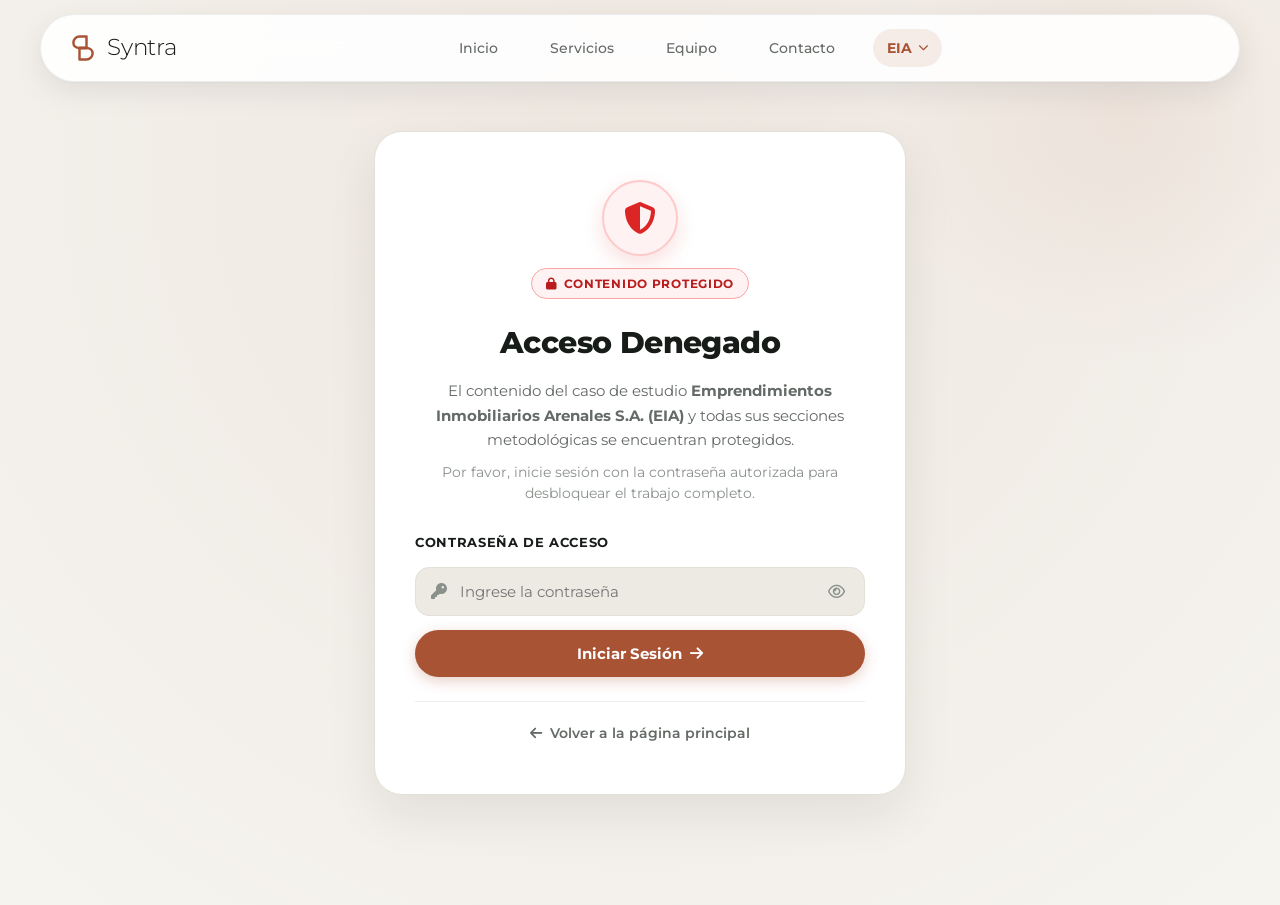
<file: 5-cierre.html>
<!DOCTYPE html>
<html lang="es">
<head>
  <meta charset="UTF-8">
  <meta name="viewport" content="width=device-width, initial-scale=1.0">
  <title>5. Síntesis, Cierre y Hoja de Ruta · Syntra Consulting</title>
  <meta name="description" content="Síntesis ejecutiva, cierre y hoja de ruta: Transformación Digital y Gestión Contractual para Emprendimientos Inmobiliarios Arenales S.A. (EIA).">
  
  <!-- Font Awesome Icons -->
  <link rel="stylesheet" href="https://cdnjs.cloudflare.com/ajax/libs/font-awesome/6.5.1/css/all.min.css">

  <!-- Google Fonts: Montserrat Exclusivamente -->
  <link rel="preconnect" href="https://fonts.googleapis.com">
  <link rel="preconnect" href="https://fonts.gstatic.com" crossorigin>
  <link href="https://fonts.googleapis.com/css2?family=Montserrat:ital,wght@0,300;0,400;0,500;0,600;0,700;0,800;0,900;1,300;1,400;1,500;1,600;1,700&display=swap" rel="stylesheet">

  <link rel="stylesheet" href="styles.css">
  <link rel="icon" type="image/svg+xml" href="assets/logo-symbol.svg">

  <!-- EIA Session Fast Auth Guard (Anti-Flicker) -->
  <script>
    (function() {
      function checkAuth() {
        var c = document.cookie.split(';');
        for (var i = 0; i < c.length; i++) {
          var pair = c[i].trim().split('=');
          if (pair[0] === 'eia_session' && pair[1] === 'authenticated') return true;
        }
        try { if (localStorage.getItem('eia_session') === 'authenticated') return true; } catch(e){}
        return false;
      }
      if (checkAuth()) {
        document.documentElement.classList.add('eia-auth-granted');
      } else {
        document.documentElement.classList.add('eia-auth-denied');
      }
    })();
  </script>
</head>
<body>

  <!-- Site Header -->
  <header class="site-header" role="banner">
    <div class="container header-inner">
      <a href="index.html" class="brand-logo" aria-label="Syntra Consulting Inicio">
        <img src="assets/logo-symbol.svg" alt="Syntra" class="brand-logo-symbol">
        <span class="brand-logo-text">Syntra</span>
      </a>

      <!-- Navigation with EIA Dropdown -->
      <nav class="nav-container" role="navigation" aria-label="Navegación principal">
        <ul class="nav-menu">
          <li><a href="index.html" class="nav-link">Inicio</a></li>
          <li><a href="index.html#servicios" class="nav-link">Servicios</a></li>
          <li><a href="index.html#equipo" class="nav-link">Equipo</a></li>
          <li><a href="index.html#contacto" class="nav-link">Contacto</a></li>
          
          <li class="nav-item-dropdown">
            <a href="eia.html" class="nav-link active">
              <span>EIA</span>
              <i class="fa-solid fa-chevron-down" style="font-size:0.65rem;"></i>
            </a>
            <div class="nav-dropdown-menu">
              <a href="eia.html" class="nav-dropdown-item">
                <i class="fa-solid fa-folder-tree" style="color:var(--primary-blue);"></i>
                <span>Índice General EIA</span>
                <span class="nav-dropdown-badge">Hub</span>
              </a>
              <a href="1-entender-la-organizacion.html" class="nav-dropdown-item">
                <i class="fa-solid fa-magnifying-glass-chart"></i>
                <span>1. Entendiendo la organización</span>
              </a>
              <a href="2-definir-el-cambio.html" class="nav-dropdown-item">
                <i class="fa-solid fa-bullseye"></i>
                <span>2. Definiendo el cambio</span>
              </a>
              <a href="3-evaluar-opciones.html" class="nav-dropdown-item">
                <i class="fa-solid fa-scale-balanced"></i>
                <span>3. Evaluando opciones</span>
              </a>
              <a href="4-explorar-innovacion.html" class="nav-dropdown-item">
                <i class="fa-solid fa-robot"></i>
                <span>4. Explorando innovación</span>
              </a>
              <a href="5-cierre.html" class="nav-dropdown-item active">
                <i class="fa-solid fa-flag-checkered"></i>
                <span>5. Síntesis, Cierre y Hoja de Ruta</span>
              </a>
              <button type="button" class="nav-dropdown-item nav-dropdown-logout eia-logout-btn" title="Cerrar sesión de EIA">
                <i class="fa-solid fa-arrow-right-from-bracket"></i>
                <span>Cerrar sesión EIA</span>
              </button>
            </div>
          </li>
        </ul>
      </nav>

      <div class="header-actions">
        <button type="button" class="nav-logout-btn eia-logout-btn" title="Cerrar sesión de EIA" aria-label="Cerrar sesión de EIA">
          <i class="fa-solid fa-arrow-right-from-bracket"></i>
          <span>Cerrar sesión</span>
        </button>
        <button class="mobile-toggle" aria-label="Abrir menú" aria-expanded="false">
          <span></span><span></span><span></span>
        </button>
      </div>
    </div>
  </header>

  <main>

    <!-- EIA Access Denied / Password Protection Screen -->
    <section class="eia-denied-screen" aria-live="polite">
      <div class="ambient-glow"></div>
      <div class="container eia-denied-container">
        
        <div class="eia-denied-card" id="eiaAuthCard">
          <div class="eia-denied-icon-wrap">
            <div class="eia-denied-icon-circle">
              <i class="fa-solid fa-shield-halved"></i>
            </div>
            <span class="eia-denied-status-badge">
              <i class="fa-solid fa-lock"></i> Contenido Protegido
            </span>
          </div>

          <h1 class="eia-denied-title">Acceso Denegado</h1>
          <p class="eia-denied-subtitle">
            El contenido del caso de estudio <strong>Emprendimientos Inmobiliarios Arenales S.A. (EIA)</strong> y todas sus secciones metodológicas se encuentran protegidos.
          </p>
          <p class="eia-denied-hint">
            Por favor, inicie sesión con la contraseña autorizada para desbloquear el trabajo completo.
          </p>

          <form class="eia-auth-form" id="eiaAuthForm" novalidate>
            <div class="eia-auth-field-group">
              <label for="eiaPasswordInput" class="eia-auth-label">Contraseña de acceso</label>
              <div class="eia-auth-input-wrapper">
                <i class="fa-solid fa-key eia-input-icon"></i>
                <input 
                  type="password" 
                  class="eia-auth-input" 
                  id="eiaPasswordInput" 
                  placeholder="Ingrese la contraseña" 
                  autocomplete="current-password"
                  required
                >
                <button type="button" class="eia-toggle-pwd" id="eiaTogglePwd" aria-label="Mostrar u ocultar contraseña" title="Mostrar/ocultar contraseña">
                  <i class="fa-regular fa-eye"></i>
                </button>
              </div>

              <div id="eiaAuthError" class="eia-auth-feedback is-error" style="display:none;" role="alert">
                <i class="fa-solid fa-triangle-exclamation"></i>
                <span>Acceso denegado: Contraseña incorrecta. Intente nuevamente.</span>
              </div>

              <div id="eiaAuthSuccess" class="eia-auth-feedback is-success" style="display:none;" role="status">
                <i class="fa-solid fa-circle-check"></i>
                <span>Contraseña verificada. Desbloqueando todas las secciones...</span>
              </div>

              <button type="submit" class="btn-primary eia-auth-submit-btn" id="eiaSubmitBtn">
                <span>Iniciar Sesión</span>
                <i class="fa-solid fa-arrow-right"></i>
              </button>
            </div>
          </form>

          <div class="eia-denied-footer">
            <a href="index.html" class="eia-back-home-link">
              <i class="fa-solid fa-arrow-left"></i> Volver a la página principal
            </a>
          </div>
        </div>

      </div>
    </section>

    <!-- EIA Protected Content Wrapper -->
    <div class="eia-protected-content">

    <!-- Phase Hero Banner with unDraw Vector Illustration -->
    <section class="hero-section">
      <div class="ambient-glow"></div>
      <div class="container hero-with-illustration" style="position:relative; z-index:2;">
        
        <div>
          <div style="display:inline-flex; align-items:center; gap:14px; background:#FFFFFF; padding:8px 18px; border-radius:14px; border:1px solid var(--border-card); margin-bottom:14px; box-shadow:0 4px 14px rgba(15,23,42,0.06);">
            <img src="assets/madero-calidad.png" alt="Logo Madero Este · EIA" style="height:44px; width:auto; object-fit:contain; display:block;">
            <div style="border-left:1px solid var(--border-subtle); padding-left:12px;">
              <span style="font-size:0.6875rem; font-weight:700; text-transform:uppercase; letter-spacing:0.06em; color:var(--primary-blue); display:block;">Caso de Consultoría Oficial</span>
              <strong style="font-size:0.875rem; color:var(--text-main); font-weight:700;">Madero Este · EIA</strong>
            </div>
          </div>
          <span class="hero-kicker" style="display:block;">Metodología Syntra · Fase 05</span>
          <h1 class="hero-title" style="margin-top:4px;">
            Síntesis, Cierre y Hoja de Ruta
          </h1>
          <p class="hero-lead" style="max-width:680px; margin-top:14px; font-weight:600; color:var(--text-main);">
            Transformación Digital y Gestión Contractual — Emprendimientos Inmobiliarios Arenales S.A. (EIA)
          </p>

          <!-- Executive Project Meta Card -->
          <div style="margin-top:18px; background:#FFFFFF; border:1px solid var(--border-subtle); border-radius:var(--radius-md); padding:16px 20px; box-shadow:var(--shadow-sm); max-width:680px;">
            <div style="display:grid; grid-template-columns:1fr; gap:10px; font-size:0.8125rem;">
              <div style="display:flex; align-items:flex-start; gap:8px;">
                <i class="fa-solid fa-users" style="color:var(--primary-blue); margin-top:3px; flex-shrink:0;"></i>
                <div>
                  <strong style="color:var(--text-main);">Equipo Consultor:</strong>
                  <span style="color:var(--text-body);"> Germán Miño · Nicolás A. Galarza · Alan Robledo · Gustavo Vergara · Diego Escobar</span>
                </div>
              </div>
              <div style="display:flex; align-items:flex-start; gap:8px;">
                <i class="fa-solid fa-user-tie" style="color:var(--primary-blue); margin-top:3px; flex-shrink:0;"></i>
                <div>
                  <strong style="color:var(--text-main);">Sponsor:</strong>
                  <span style="color:var(--text-body);"> Dora Poceiro (Gerente General de Operaciones)</span>
                </div>
              </div>
              <div style="display:flex; align-items:flex-start; gap:8px;">
                <i class="fa-solid fa-graduation-cap" style="color:var(--primary-blue); margin-top:3px; flex-shrink:0;"></i>
                <div>
                  <strong style="color:var(--text-main);">Institución:</strong>
                  <span style="color:var(--text-body);"> Facultad de Ciencias Económicas – Universidad de Buenos Aires</span>
                </div>
              </div>
            </div>
          </div>
        </div>

        <div class="hero-illustration-box">
          <img src="assets/undraw_agreement.svg" alt="Ilustración Acuerdos y Hoja de Ruta EIA" class="undraw-img">
        </div>

      </div>
    </section>

    <!-- Content Layout Grid -->
    <section style="padding: 24px 0 96px;">
      <div class="container">
        
        <div class="spec-layout-grid">
          
          <!-- Main Column -->
          <div class="spec-main">
            
            <!-- Barra de Metodología con Popover Interactivo (Explicación Sencilla) -->
            <div class="methodology-bar-wrapper">
              <div class="methodology-pill-bar">
                <div class="methodology-pill-info">
                  <span class="methodology-bulb-badge" aria-hidden="true">
                    <i class="fa-solid fa-lightbulb"></i>
                  </span>
                  <div class="methodology-pill-texts">
                    <span class="methodology-pill-kicker">Metodología de esta fase</span>
                    <span class="methodology-pill-title">Hoja de Ruta (Roadmap en 5 Fases) y Matriz RACI · ¿En qué consisten?</span>
                  </div>
                </div>
                <button type="button" class="methodology-trigger-btn" aria-expanded="false" aria-controls="popover-metodologia-05">
                  <i class="fa-solid fa-lightbulb lightbulb-icon-glow"></i>
                  <span>Ver explicación</span>
                  <i class="fa-solid fa-chevron-down arrow-indicator"></i>
                </button>
              </div>

              <!-- Popover Desplegable -->
              <aside id="popover-metodologia-05" class="methodology-popover-box" role="region" aria-label="Metodología de Cierre y Hoja de Ruta">
                <div class="popover-header">
                  <div class="popover-badge-tag">
                    <i class="fa-solid fa-lightbulb"></i>
                    <span>Metodología Explicada Fácil</span>
                  </div>
                  <button type="button" class="popover-close-btn" aria-label="Cerrar explicación">
                    <i class="fa-solid fa-xmark"></i>
                  </button>
                </div>
                
                <h3 class="popover-headline">
                  ¿Qué es una Hoja de Ruta y una Matriz RACI?
                </h3>

                <div class="popover-explain-grid">
                  <!-- Bloque 1: ¿Qué es? -->
                  <div class="explain-card concept-card">
                    <div class="explain-card-header">
                      <span class="explain-card-icon concept-icon"><i class="fa-solid fa-timeline"></i></span>
                      <h4>¿Qué es?</h4>
                    </div>
                    <p>
                      Una <strong>Hoja de Ruta (Roadmap)</strong> es un cronograma visual que organiza la puesta en marcha de un proyecto en etapas consecutivas y manejables.<br><br>
                      La <strong>Matriz RACI</strong> es una tabla de gestión que define para cada tarea quién es el <strong>R</strong>esponsable de hacerla, quién la <strong>A</strong>prueba, a quién se le <strong>C</strong>onsulta y a quién se le <strong>I</strong>nforma.
                    </p>
                  </div>

                  <!-- Bloque 2: ¿En qué consiste? -->
                  <div class="explain-card steps-card">
                    <div class="explain-card-header">
                      <span class="explain-card-icon steps-icon"><i class="fa-solid fa-list-ol"></i></span>
                      <h4>¿En qué consiste el método? (Paso a paso)</h4>
                    </div>
                    <ul class="explain-steps-list">
                      <li>
                        <span class="explain-step-badge">1</span>
                        <span><strong>Dividir en 5 etapas secuenciales:</strong> Se organiza el plan de 12 meses en fases lógicas (firma de contrato, configuración técnica, pruebas piloto, capacitación y salida en vivo).</span>
                      </li>
                      <li>
                        <span class="explain-step-badge">2</span>
                        <span><strong>Asignar roles con RACI:</strong> Se define qué persona de la empresa y qué técnico del proveedor responde por cada entregable, evitando tareas 'huérfanas'.</span>
                      </li>
                      <li>
                        <span class="explain-step-badge">3</span>
                        <span><strong>Fijar hitos de control:</strong> Se establecen revisiones mensuales de avance para verificar el cumplimiento de fechas y presupuesto.</span>
                      </li>
                    </ul>
                  </div>

                  <!-- Bloque 3: ¿Para qué sirve? -->
                  <div class="explain-card value-card">
                    <div class="explain-card-header">
                      <span class="explain-card-icon value-icon"><i class="fa-solid fa-circle-check"></i></span>
                      <h4>¿Para qué sirve? (Resultado concreto)</h4>
                    </div>
                    <ul class="explain-value-list">
                      <li>
                        <i class="fa-solid fa-check"></i>
                        <span><strong>Claridad total de roles:</strong> Todo el equipo sabe qué tiene que hacer cada semana, cuándo y a quién debe reportar.</span>
                      </li>
                      <li>
                        <i class="fa-solid fa-check"></i>
                        <span><strong>Control de tiempos y costos:</strong> Permite detectar desvíos a tiempo para corregirlos sin retrasar el negocio.</span>
                      </li>
                      <li>
                        <i class="fa-solid fa-check"></i>
                        <span><strong>Acompañamiento humano:</strong> Asegura que el personal esté cómodo y capacitado antes del lanzamiento definitivo.</span>
                      </li>
                    </ul>
                  </div>
                </div>

                <div class="popover-simple-footer">
                  <span><i class="fa-solid fa-circle-info" style="color:var(--primary-blue); margin-right:6px;"></i> Conceptos de Plan de Acción, Cronograma por Olas y Matriz de Responsabilidades RACI.</span>
                  <span style="font-weight:600; color:var(--text-main);">Fase 05 · Síntesis, Cierre y Hoja de Ruta</span>
                </div>
              </aside>
            </div>

            <!-- SECCIÓN 1: Diagnóstico: ¿Dónde estamos hoy? -->
            <article class="visual-slide-card">
              <div style="display:flex; align-items:center; gap:12px; margin-bottom:12px;">
                <span style="width:36px; height:36px; border-radius:50%; background:var(--primary-blue); color:#FFFFFF; display:flex; align-items:center; justify-content:center; font-size:1.1rem; font-weight:800; flex-shrink:0;">1</span>
                <h2 class="visual-slide-title" style="margin:0;">Diagnóstico: ¿Dónde estamos hoy?</h2>
              </div>
              <p class="visual-lead-text">
                EIA gestiona una cartera comercial y corporativa de primer nivel en Puerto Madero con un equipo ágil de 7 personas, sosteniendo un buen desempeño operativo apoyado en la experiencia de su gente. Sin embargo, el relevamiento identificó vulnerabilidades estructurales:
              </p>

              <!-- 3 Diagnóstico Insight Cards -->
              <div style="display:grid; grid-template-columns:repeat(auto-fit, minmax(250px, 1fr)); gap:16px; margin:24px 0 16px;">
                
                <div style="background:var(--bg-surface); border:1px solid var(--border-subtle); border-radius:var(--radius-md); padding:20px; display:flex; flex-direction:column; justify-content:space-between;">
                  <div>
                    <div style="display:flex; align-items:center; justify-content:space-between; margin-bottom:12px;">
                      <span class="badge-status danger" style="font-size:0.75rem;"><i class="fa-solid fa-triangle-exclamation"></i> CMM Nivel 1</span>
                      <i class="fa-solid fa-chart-line" style="color:var(--text-muted); font-size:0.9rem;"></i>
                    </div>
                    <h4 style="font-size:0.95rem; margin:0 0 8px 0; color:var(--text-main);">Madurez de Procesos</h4>
                    <p style="font-size:0.8125rem; color:var(--text-body); line-height:1.6; margin:0;">
                      5 de los 6 procesos clave operan en <strong>Nivel 1 (Inicial)</strong> del modelo CMM, dependiendo del conocimiento tácito y de canales informales (8 de 10 procesos usan correo y 6 usan WhatsApp).
                    </p>
                  </div>
                </div>

                <div style="background:var(--bg-surface); border:1px solid var(--border-subtle); border-radius:var(--radius-md); padding:20px; display:flex; flex-direction:column; justify-content:space-between;">
                  <div>
                    <div style="display:flex; align-items:center; justify-content:space-between; margin-bottom:12px;">
                      <span class="badge-status warning" style="font-size:0.75rem;"><i class="fa-solid fa-hourglass-half"></i> Cuello de Botella</span>
                      <i class="fa-solid fa-arrows-split-up-and-left" style="color:var(--text-muted); font-size:0.9rem;"></i>
                    </div>
                    <h4 style="font-size:0.95rem; margin:0 0 8px 0; color:var(--text-main);">Cuello de Botella Principal</h4>
                    <p style="font-size:0.8125rem; color:var(--text-body); line-height:1.6; margin:0;">
                      El traspaso de contratos entre Comercial, Legal y Administración <strong>carece de datos obligatorios y criterios de aceptación</strong>. La documentación está dispersa en carpetas, correos, planillas Excel y archivo físico, sin certeza sobre cuál es la versión vigente.
                    </p>
                  </div>
                </div>

                <div style="background:var(--bg-surface); border:1px solid var(--border-subtle); border-radius:var(--radius-md); padding:20px; display:flex; flex-direction:column; justify-content:space-between;">
                  <div>
                    <div style="display:flex; align-items:center; justify-content:space-between; margin-bottom:12px;">
                      <span class="badge-status info" style="font-size:0.75rem;"><i class="fa-solid fa-clock-rotate-left"></i> Impacto Financiero</span>
                      <i class="fa-solid fa-file-invoice-dollar" style="color:var(--text-muted); font-size:0.9rem;"></i>
                    </div>
                    <h4 style="font-size:0.95rem; margin:0 0 8px 0; color:var(--text-main);">Impacto Operativo</h4>
                    <p style="font-size:0.8125rem; color:var(--text-body); line-height:1.6; margin:0;">
                      Demoras en la primera facturación, liquidación manual de recuperos (ABL, sellos, intereses) y falta de alertas preventivas de vencimiento.
                    </p>
                  </div>
                </div>

              </div>
            </article>

            <!-- SECCIÓN 2: Iteración 1: Solución Tecnológica Recomendada -->
            <article class="visual-slide-card">
              <div style="display:flex; align-items:center; gap:12px; margin-bottom:12px;">
                <span style="width:36px; height:36px; border-radius:50%; background:var(--primary-blue); color:#FFFFFF; display:flex; align-items:center; justify-content:center; font-size:1.1rem; font-weight:800; flex-shrink:0;">2</span>
                <h2 class="visual-slide-title" style="margin:0;">Iteración 1: Solución Tecnológica Recomendada</h2>
              </div>
              <p class="visual-lead-text">
                Tras evaluar 4 alternativas del mercado sobre una matriz RFP de 77 ítems y proyectar su flujo financiero a 3 años, se propone un <strong>ecosistema integrado de tres capas</strong>:
              </p>

              <!-- Tabla de Componentes Tecnológicos -->
              <div style="overflow-x:auto; margin:20px 0; border:1px solid var(--border-subtle); border-radius:var(--radius-md); background:#FFFFFF; box-shadow:0 1px 3px rgba(0,0,0,0.03);">
                <table style="width:100%; border-collapse:collapse; text-align:left; font-size:0.875rem;">
                  <thead>
                    <tr style="background:var(--bg-surface); border-bottom:2px solid var(--border-subtle);">
                      <th style="padding:14px 16px; font-weight:700; color:var(--text-main); width:28%;">Componente</th>
                      <th style="padding:14px 16px; font-weight:700; color:var(--text-main);">Función en EIA</th>
                      <th style="padding:14px 16px; font-weight:700; color:var(--text-main); width:22%;">Estado</th>
                      <th style="padding:14px 16px; font-weight:700; color:var(--text-main); text-align:right; width:16%;">Inversión Anual</th>
                    </tr>
                  </thead>
                  <tbody>
                    <tr style="border-bottom:1px solid var(--border-subtle); background:rgba(169,83,53,0.02);">
                      <td style="padding:14px 16px;">
                        <div style="display:flex; align-items:center; gap:8px;">
                          <span class="vendor-inline-badge" style="padding:2px 6px;"><img src="assets/Webdox.png" alt="Webdox"></span>
                          <strong style="color:var(--primary-blue);">Webdox CLM (Recomendado)</strong>
                        </div>
                      </td>
                      <td style="padding:14px 16px; color:var(--text-body); font-size:0.8125rem;">
                        Repositorio único, control de versiones, alertas a 90/60/30 días, flujos de aprobación y trazabilidad.
                      </td>
                      <td style="padding:14px 16px;">
                        <span class="badge-status success" style="font-size:0.75rem;">A contratar (sujeto a PoC)</span>
                      </td>
                      <td style="padding:14px 16px; font-weight:800; color:var(--text-main); text-align:right;">
                        USD 6.840
                      </td>
                    </tr>
                    <tr style="border-bottom:1px solid var(--border-subtle);">
                      <td style="padding:14px 16px;">
                        <div style="display:flex; align-items:center; gap:8px;">
                          <span class="vendor-inline-badge" style="padding:3px 8px;" title="Microsoft 365 Empresa Premium"><img src="assets/microsoft-365.png" alt="Microsoft 365" style="height:18px; width:auto; display:block;"></span>
                          <strong style="color:var(--text-main);">Empresa Premium</strong>
                        </div>
                      </td>
                      <td style="padding:14px 16px; color:var(--text-body); font-size:0.8125rem;">
                        Plataforma base (correo, ofimática, Teams, SharePoint, Defender e Intune).
                      </td>
                      <td style="padding:14px 16px;">
                        <span class="badge-status info" style="font-size:0.75rem;">A incorporar (común a todas)</span>
                      </td>
                      <td style="padding:14px 16px; font-weight:800; color:var(--text-main); text-align:right;">
                        USD 2.688
                      </td>
                    </tr>
                    <tr>
                      <td style="padding:14px 16px;">
                        <div style="display:flex; align-items:center; gap:8px;">
                          <span class="vendor-inline-badge" style="padding:2px 6px;"><img src="assets/logo-axoft-dark.png" alt="Axoft"></span>
                          <strong style="color:var(--text-main);">Tango Gestión + Sueldos</strong>
                        </div>
                      </td>
                      <td style="padding:14px 16px; color:var(--text-body); font-size:0.8125rem;">
                        Sistema core contable, facturación y liquidación de recuperos.
                      </td>
                      <td style="padding:14px 16px;">
                        <span class="badge-status" style="background:#F1F5F9; color:#475569; font-size:0.75rem;">Ya contratado (permanece)</span>
                      </td>
                      <td style="padding:14px 16px; font-weight:800; color:var(--text-main); text-align:right;">
                        USD 4.902
                      </td>
                    </tr>
                  </tbody>
                </table>
              </div>

              <!-- Puntos Clave de Justificación -->
              <div style="display:flex; flex-direction:column; gap:14px; margin-top:20px;">
                <div style="background:var(--bg-surface); border-left:4px solid var(--primary-blue); padding:16px 18px; border-radius:0 var(--radius-sm) var(--radius-sm) 0;">
                  <strong style="color:var(--primary-blue); display:block; margin-bottom:4px; font-size:0.9rem;">
                    <i class="fa-solid fa-trophy" style="margin-right:6px;"></i> ¿Por qué Webdox CLM?
                  </strong>
                  <p style="font-size:0.8125rem; color:var(--text-body); margin:0; line-height:1.6;">
                    Lidera el ranking con <strong>72,2 % de cumplimiento ponderado</strong> y <strong>89 % en cobertura funcional nativa</strong>, ubicándose en la frontera eficiente junto con Microsoft. Es la única solución diseñada de origen para el ciclo de vida contractual sin exigir desarrollos a medida.
                  </p>
                </div>

                <div style="background:var(--bg-surface); border-left:4px solid #0284C7; padding:16px 18px; border-radius:0 var(--radius-sm) var(--radius-sm) 0;">
                  <strong style="color:#0284C7; display:block; margin-bottom:4px; font-size:0.9rem;">
                    <i class="fa-solid fa-coins" style="margin-right:6px;"></i> Inversión proyectada
                  </strong>
                  <p style="font-size:0.8125rem; color:var(--text-body); margin:0; line-height:1.6;">
                    Desembolso inicial de puesta en marcha de <strong>USD 24.050</strong> (el más bajo de las cuatro opciones) y un <strong>Costo Total a 3 años de USD 78.500</strong> <em>(nota: entre el 45 % y 53 % de ese monto corresponde a infraestructura, procesos y licencias base que EIA afrontará elija el proveedor que elija)</em>.
                  </p>
                </div>

                <div style="background:var(--bg-surface); border-left:4px solid #D97706; padding:16px 18px; border-radius:0 var(--radius-sm) var(--radius-sm) 0;">
                  <strong style="color:#D97706; display:block; margin-bottom:4px; font-size:0.9rem;">
                    <i class="fa-solid fa-shield-halved" style="margin-right:6px;"></i> Veredicto de Contratación
                  </strong>
                  <p style="font-size:0.8125rem; color:var(--text-body); margin:0; line-height:1.6;">
                    <strong>Avanzar, pero no firmar todavía.</strong> Se debe ejecutar primero una <strong>Prueba de Concepto (PoC) de integración</strong> sobre la instalación real de Tango y cursar pedidos formales de cotización (RFI/RFP) para negociar las 10 brechas detectadas.
                  </p>
                </div>
              </div>
            </article>

            <!-- SECCIÓN 3: Iteración 2: Innovación con IA Generativa -->
            <article class="visual-slide-card">
              <div style="display:flex; align-items:center; gap:12px; margin-bottom:12px;">
                <span style="width:36px; height:36px; border-radius:50%; background:var(--primary-blue); color:#FFFFFF; display:flex; align-items:center; justify-content:center; font-size:1.1rem; font-weight:800; flex-shrink:0;">3</span>
                <h2 class="visual-slide-title" style="margin:0;">Iteración 2: Innovación con IA Generativa</h2>
              </div>
              <p class="visual-lead-text">
                Para resolver lo que Webdox no cubre —cómo extraer los datos desde contratos redactados en prosa jurídica hacia el sistema sin transcripción manual—, se diseñó y prototipó un <strong>Asistente de Alta Asistida de Contratos</strong>:
              </p>

              <!-- ¿Cómo funciona? & Gobierno (Human-in-the-Loop) -->
              <div style="display:grid; grid-template-columns:repeat(auto-fit, minmax(260px, 1fr)); gap:16px; margin:20px 0;">
                
                <div style="background:var(--bg-surface); border:1px solid var(--border-subtle); border-radius:var(--radius-md); padding:20px;">
                  <div style="display:flex; align-items:center; gap:8px; margin-bottom:10px;">
                    <i class="fa-solid fa-microchip" style="color:var(--primary-blue); font-size:1.1rem;"></i>
                    <h4 style="margin:0; font-size:0.95rem; color:var(--text-main);">¿Cómo funciona?</h4>
                  </div>
                  <p style="font-size:0.8125rem; color:var(--text-body); line-height:1.6; margin:0;">
                    Toma el contrato firmado, <strong>anonimiza localmente</strong> los datos personales (cumpliendo la Ley 25.326), extrae los <strong>18 campos obligatorios</strong>, cita textualmente la cláusula de origen y señala datos ausentes, ambiguos o cláusulas atípicas.
                  </p>
                </div>

                <div style="background:var(--bg-surface); border:1px solid var(--border-subtle); border-radius:var(--radius-md); padding:20px;">
                  <div style="display:flex; align-items:center; gap:8px; margin-bottom:10px;">
                    <i class="fa-solid fa-user-shield" style="color:var(--primary-blue); font-size:1.1rem;"></i>
                    <h4 style="margin:0; font-size:0.95rem; color:var(--text-main);">Gobierno y Seguridad (Human-in-the-Loop)</h4>
                  </div>
                  <p style="font-size:0.8125rem; color:var(--text-body); line-height:1.6; margin:0;">
                    El asistente <strong>no tiene credenciales de escritura en Webdox ni en Tango</strong>. Un operador administrativo debe validar y confirmar campo por campo antes de cargar el contrato en los sistemas productivos.
                  </p>
                </div>

              </div>

              <!-- Resultados del Prototipo -->
              <div style="background:#FFFFFF; border:1px solid var(--border-subtle); border-radius:var(--radius-md); padding:20px; box-shadow:var(--shadow-sm); margin:20px 0;">
                <h4 style="font-size:0.95rem; color:var(--text-main); margin:0 0 16px 0; display:flex; align-items:center; gap:8px;">
                  <i class="fa-solid fa-vial-circle-check" style="color:var(--primary-blue);"></i>
                  Resultados del Prototipo (9 casos de prueba / 126 campos)
                </h4>

                <div style="display:grid; grid-template-columns:repeat(auto-fit, minmax(210px, 1fr)); gap:14px; margin-bottom:16px;">
                  <div style="background:var(--bg-surface); border-radius:var(--radius-sm); padding:16px; text-align:center;">
                    <div style="font-size:1.85rem; font-weight:800; color:#16A34A;">97,6 %</div>
                    <strong style="font-size:0.8125rem; display:block; margin-top:4px;">Precisión Extraída</strong>
                    <span style="font-size:0.75rem; color:var(--text-muted);">Supera la meta del 85 %</span>
                  </div>

                  <div style="background:var(--bg-surface); border-radius:var(--radius-sm); padding:16px; text-align:center;">
                    <div style="font-size:1.85rem; font-weight:800; color:var(--primary-blue);">0</div>
                    <strong style="font-size:0.8125rem; display:block; margin-top:4px;">Filtraciones de Datos</strong>
                    <span style="font-size:0.75rem; color:var(--text-muted);">Resistente a prompt injection</span>
                  </div>

                  <div style="background:var(--bg-surface); border-radius:var(--radius-sm); padding:16px; text-align:center;">
                    <div style="font-size:1.85rem; font-weight:800; color:#DC2626;">2 (1,6 %)</div>
                    <strong style="font-size:0.8125rem; display:block; margin-top:4px;">Errores Silenciosos</strong>
                    <span style="font-size:0.75rem; color:var(--text-muted);">Defecto abierto detectado</span>
                  </div>
                </div>

                <div style="font-size:0.8125rem; color:var(--text-body); line-height:1.6; background:rgba(220,38,38,0.04); border-left:3px solid #DC2626; padding:10px 14px; border-radius:0 var(--radius-sm) var(--radius-sm) 0; margin-bottom:14px;">
                  <strong>Defecto abierto:</strong> Se detectaron 2 errores silenciosos (1,6 %) donde el modelo dedujo una fecha de vencimiento a partir del plazo y la presentó como extraída literalmente.
                </div>

                <div style="font-size:0.8125rem; color:var(--text-body); line-height:1.6; background:rgba(2,132,199,0.04); border-left:3px solid #0284C7; padding:10px 14px; border-radius:0 var(--radius-sm) var(--radius-sm) 0; margin-bottom:14px;">
                  <strong>Veredicto:</strong> Realizar un piloto más amplio antes de decidir, ajustando la regla de distinción entre dato literal y deducido, y probando el sistema sobre 20 contratos reales anonimizados (incluyendo documentos escaneados).
                </div>

                <div style="text-align:right;">
                  <a href="https://madero-este-welcome-portal.lovable.app/app" target="_blank" rel="noopener noreferrer" class="btn-primary" style="display:inline-flex; align-items:center; gap:8px; padding:9px 18px; font-size:0.8125rem;">
                    <i class="fa-solid fa-rocket"></i>
                    <span>Ver PoC de Innovación en Vivo</span>
                    <i class="fa-solid fa-arrow-up-right-from-square" style="font-size:0.7rem;"></i>
                  </a>
                </div>
              </div>
            </article>

            <!-- SECCIÓN 4: Hoja de Ruta y Próximos Pasos -->
            <article class="visual-slide-card">
              <div style="display:flex; align-items:center; gap:12px; margin-bottom:12px;">
                <span style="width:36px; height:36px; border-radius:50%; background:var(--primary-blue); color:#FFFFFF; display:flex; align-items:center; justify-content:center; font-size:1.1rem; font-weight:800; flex-shrink:0;">4</span>
                <h2 class="visual-slide-title" style="margin:0;">Hoja de Ruta y Próximos Pasos</h2>
              </div>
              <p class="visual-lead-text">
                El éxito de la transformación depende de respetar el orden lógico:
                <strong style="color:var(--primary-blue);">Documentar <i class="fa-solid fa-arrow-right" style="font-size:0.75rem; margin:0 4px;"></i> Implantar <i class="fa-solid fa-arrow-right" style="font-size:0.75rem; margin:0 4px;"></i> Automatizar</strong>
              </p>

              <!-- Flow Stepper Cards -->
              <div class="flow-roadmap" style="margin:20px 0;">
                
                <div class="flow-step-card">
                  <div class="flow-step-num">01</div>
                  <div class="flow-step-content">
                    <div style="display:flex; justify-content:space-between; align-items:center; margin-bottom:4px; flex-wrap:wrap; gap:6px;">
                      <h4 style="margin:0;">Medir desde hoy</h4>
                      <span class="badge-status success" style="font-size:0.75rem;">Costo $0 · Inmediato</span>
                    </div>
                    <p style="font-size:0.8125rem; color:var(--text-body); margin:0;">
                      Establecer la línea base de indicadores clave (tasa de contratos devueltos con error, días hasta la primera facturación y renovaciones gestionadas a tiempo).
                    </p>
                  </div>
                </div>

                <div class="flow-step-card">
                  <div class="flow-step-num">02</div>
                  <div class="flow-step-content">
                    <div style="display:flex; justify-content:space-between; align-items:center; margin-bottom:4px; flex-wrap:wrap; gap:6px;">
                      <h4 style="margin:0;">Protocolizar el circuito</h4>
                      <span class="badge-status info" style="font-size:0.75rem;">Meses 1 a 3</span>
                    </div>
                    <p style="font-size:0.8125rem; color:var(--text-body); margin:0;">
                      Implementar la Ficha de Datos Obligatorios de 18 campos, la matriz RACI y los criterios de aceptación entre Comercial, Legal y Administración (este entregable eleva el proceso a Nivel 2 CMM incluso sin comprar software).
                    </p>
                  </div>
                </div>

                <div class="flow-step-card">
                  <div class="flow-step-num">03</div>
                  <div class="flow-step-content">
                    <div style="display:flex; justify-content:space-between; align-items:center; margin-bottom:4px; flex-wrap:wrap; gap:6px;">
                      <h4 style="margin:0;">Validar integración y negociar</h4>
                      <span class="badge-status info" style="font-size:0.75rem;">Meses 1 a 2</span>
                    </div>
                    <p style="font-size:0.8125rem; color:var(--text-body); margin:0;">
                      Ejecutar la prueba técnica con Tango (evaluando también Power Automate como puente alternativo) y solicitar cotizaciones formales.
                    </p>
                  </div>
                </div>

                <div class="flow-step-card">
                  <div class="flow-step-num">04</div>
                  <div class="flow-step-content">
                    <div style="display:flex; justify-content:space-between; align-items:center; margin-bottom:4px; flex-wrap:wrap; gap:6px;">
                      <h4 style="margin:0;">Desplegar infraestructura y CLM</h4>
                      <span class="badge-status info" style="font-size:0.75rem;">Meses 2 a 6</span>
                    </div>
                    <p style="font-size:0.8125rem; color:var(--text-body); margin:0;">
                      Renovar servidor/puestos críticos, segmentar redes, designar un administrador funcional interno e implantar Webdox con los 40 contratos vigentes.
                    </p>
                  </div>
                </div>

                <div class="flow-step-card">
                  <div class="flow-step-num">05</div>
                  <div class="flow-step-content">
                    <div style="display:flex; justify-content:space-between; align-items:center; margin-bottom:4px; flex-wrap:wrap; gap:6px;">
                      <h4 style="margin:0;">Ejecutar Piloto de IA</h4>
                      <span class="badge-status success" style="font-size:0.75rem;">Meses 9 a 11</span>
                    </div>
                    <p style="font-size:0.8125rem; color:var(--text-body); margin:0;">
                      Una vez que el repositorio esté en régimen, desplegar la prueba controlada de extracción asistida con el equipo administrativo.
                    </p>
                  </div>
                </div>

              </div>

              <!-- Collapsible Annex: Documento "T11" -->
              <div class="annex-box">
                <button type="button" class="annex-toggle-btn" aria-expanded="false">
                  <i class="fa-solid fa-book-open"></i>
                  <span class="toggle-label">Ver anexo documental y detalles</span>
                  <i class="fa-solid fa-chevron-down chevron-icon"></i>
                </button>
                <div class="annex-body">
                  <div class="annex-header">
                    <span><i class="fa-solid fa-file-lines"></i> Anexo Metodológico · Síntesis Ejecutiva Completa</span>
                    <a href="https://drive.google.com/file/d/1xOm3OdCKKCjckehVkhuSz0wABnoqFOnC/view?usp=drive_link" target="_blank" rel="noopener noreferrer" class="annex-pdf-link" title="Abrir T-11 Carpeta de Cierre del Proyecto en Google Drive">
                      <i class="fa-solid fa-file-pdf"></i> T-11 PDF <i class="fa-solid fa-arrow-up-right-from-square" style="font-size:0.7rem;"></i>
                    </a>
                  </div>
                  <p><strong>Gobernanza del Proyecto:</strong> La Gerencia General de EIA actuará como Sponsor Ejecutivo. Se designará a un Líder Funcional en Administración para coordinar los testeos de integración con Tango y asegurar la adherencia a la matriz RACI.</p>
                </div>
              </div>
            </article>

            <!-- Formulario de Contacto (#contacto) -->
            <article class="visual-slide-card" id="contacto">
              <h2 class="visual-slide-title">Iniciemos su Proyecto de Transformación</h2>
              <p class="visual-lead-text">
                Complete sus datos para coordinar una sesión de trabajo con nuestro equipo directivo:
              </p>

              <form class="contact-form-clean" onsubmit="event.preventDefault(); alert('Gracias por su mensaje. Un consultor senior de Syntra se comunicará con usted a la brevedad.');" style="display:flex; flex-direction:column; gap:16px;">
                <div style="display:grid; grid-template-columns:1fr 1fr; gap:16px;">
                  <div>
                    <label style="display:block; font-size:0.8125rem; font-weight:600; color:var(--text-main); margin-bottom:6px;">Nombre y Apellido</label>
                    <input type="text" required placeholder="Ej. Juan Pérez" style="width:100%; padding:12px 14px; border:1px solid var(--border-subtle); border-radius:6px; font-family:var(--font-main); font-size:0.875rem;">
                  </div>
                  <div>
                    <label style="display:block; font-size:0.8125rem; font-weight:600; color:var(--text-main); margin-bottom:6px;">Empresa / Organización</label>
                    <input type="text" required placeholder="Ej. Emprendimientos Inmobiliarios Arenales S.A." style="width:100%; padding:12px 14px; border:1px solid var(--border-subtle); border-radius:6px; font-family:var(--font-main); font-size:0.875rem;">
                  </div>
                </div>

                <div style="display:grid; grid-template-columns:1fr 1fr; gap:16px;">
                  <div>
                    <label style="display:block; font-size:0.8125rem; font-weight:600; color:var(--text-main); margin-bottom:6px;">Correo Corporativo</label>
                    <input type="email" required placeholder="contacto@empresa.com" style="width:100%; padding:12px 14px; border:1px solid var(--border-subtle); border-radius:6px; font-family:var(--font-main); font-size:0.875rem;">
                  </div>
                  <div>
                    <label style="display:block; font-size:0.8125rem; font-weight:600; color:var(--text-main); margin-bottom:6px;">Teléfono</label>
                    <input type="tel" placeholder="+54 11 ...." style="width:100%; padding:12px 14px; border:1px solid var(--border-subtle); border-radius:6px; font-family:var(--font-main); font-size:0.875rem;">
                  </div>
                </div>

                <div>
                  <label style="display:block; font-size:0.8125rem; font-weight:600; color:var(--text-main); margin-bottom:6px;">Consulta o requerimiento</label>
                  <textarea rows="3" required placeholder="Coméntenos brevemente su situación operativa o tecnológica..." style="width:100%; padding:12px 14px; border:1px solid var(--border-subtle); border-radius:6px; font-family:var(--font-main); font-size:0.875rem; resize:vertical;"></textarea>
                </div>

                <button type="submit" class="btn-primary" style="align-self:flex-start; padding:12px 26px;">
                  <span>Enviar Mensaje</span>
                  <span class="arrow"><i class="fa-solid fa-paper-plane"></i></span>
                </button>
              </form>
            </article>

            <!-- Navigation Dock with Previous and Hub Link -->
            <div class="next-phase-dock" style="display:flex; justify-content:space-between; align-items:center; flex-wrap:wrap; gap:16px;">
              <a href="4-explorar-innovacion.html" class="btn-secondary" style="padding:10px 20px; font-size:0.875rem;">
                <span class="arrow" style="margin-right:6px;"><i class="fa-solid fa-arrow-left"></i></span>
                <span>Volver a Fase 04</span>
              </a>
              <div style="display:flex; align-items:center; gap:18px; flex-wrap:wrap; margin-left:auto;">
                <div class="next-phase-info" style="text-align:right;">
                  <span class="next-phase-label">Recorrido Metodológico Completo</span>
                  <span class="next-phase-title">Explorar el Índice General Interactivo de EIA</span>
                </div>
                <a href="eia.html" class="btn-primary">
                  <span>Ver Hub EIA</span>
                  <span class="arrow"><i class="fa-solid fa-folder-tree"></i></span>
                </a>
              </div>
            </div>

          </div>

        </div>

      </div>
    </section>

    </div>
    <!-- End EIA Protected Content Wrapper -->

  </main>

  <!-- Mega Midnight Blue Footer -->
  <footer class="mega-footer" role="contentinfo">
    <div class="footer-watermark">SYNTRA</div>
    <div class="container">
      
      <div class="footer-grid">
        
        <div class="footer-brand-col">
          <a href="index.html" class="brand-logo" style="color:#FFFFFF;">
            <span class="footer-logo-wrap">
              <img src="assets/logo-crop.png" alt="Syntra Consulting" class="footer-logo-img">
            </span>
          </a>
          <p class="footer-desc">
            Syntra Consulting es una firma de consultoría especializada creada para impulsar a las organizaciones mediante arquitectura estructurada, tecnología inteligente y ejecución pragmática.
          </p>
          <div class="footer-social-row">
            <a href="#" class="social-circle-link" aria-label="LinkedIn"><i class="fa-brands fa-linkedin-in"></i></a>
            <a href="#" class="social-circle-link" aria-label="Twitter"><i class="fa-brands fa-x-twitter"></i></a>
            <a href="#" class="social-circle-link" aria-label="Facebook"><i class="fa-brands fa-facebook-f"></i></a>
            <a href="#" class="social-circle-link" aria-label="Instagram"><i class="fa-brands fa-instagram"></i></a>
          </div>
        </div>

        <div>
          <h4 class="footer-col-title">Caso EIA</h4>
          <ul class="footer-links-list">
            <li class="footer-link-item"><a href="eia.html"><strong>Índice General EIA</strong></a></li>
            <li class="footer-link-item"><a href="1-entender-la-organizacion.html">1. Entendiendo la organización</a></li>
            <li class="footer-link-item"><a href="2-definir-el-cambio.html">2. Definiendo el cambio</a></li>
            <li class="footer-link-item"><a href="3-evaluar-opciones.html">3. Evaluando opciones</a></li>
            <li class="footer-link-item"><a href="4-explorar-innovacion.html">4. Explorando innovación</a></li>
            <li class="footer-link-item"><a href="5-cierre.html">5. Cierre & Hoja de Ruta</a></li>
          </ul>
        </div>

        <div>
          <h4 class="footer-col-title">Metodología</h4>
          <ul class="footer-links-list">
            <li class="footer-link-item"><a href="1-entender-la-organizacion.html">Diagnóstico Operativo</a></li>
            <li class="footer-link-item"><a href="2-definir-el-cambio.html">Análisis de Brechas</a></li>
            <li class="footer-link-item"><a href="3-evaluar-opciones.html">Matriz RFP Multicriterio</a></li>
            <li class="footer-link-item"><a href="4-explorar-innovacion.html">Casos de Uso de IA</a></li>
            <li class="footer-link-item"><a href="5-cierre.html">Hoja de Ruta</a></li>
          </ul>
        </div>

        <div>
          <h4 class="footer-col-title">Newsletter</h4>
          <p class="footer-desc" style="margin-bottom:12px;">
            Reciba análisis ejecutivos sobre tecnología corporativa y arquitectura empresarial.
          </p>
          <div class="footer-newsletter-wrap">
            <form class="newsletter-form">
              <input type="email" class="newsletter-input" placeholder="Correo electrónico" required>
              <button type="submit" class="newsletter-btn" aria-label="Suscribirme"><i class="fa-solid fa-arrow-right"></i></button>
            </form>
          </div>
        </div>

      </div>

      <div class="footer-bottom-bar">
        <div>Copyright 2026 · Todos los derechos reservados · Syntra Consulting</div>
        <div class="footer-legal-links">
          <a href="#">Términos y Condiciones</a>
          <a href="#">Política de Privacidad</a>
        </div>
      </div>

    </div>
  </footer>

  <script src="script.js"></script>
</body>
</html>
</file>
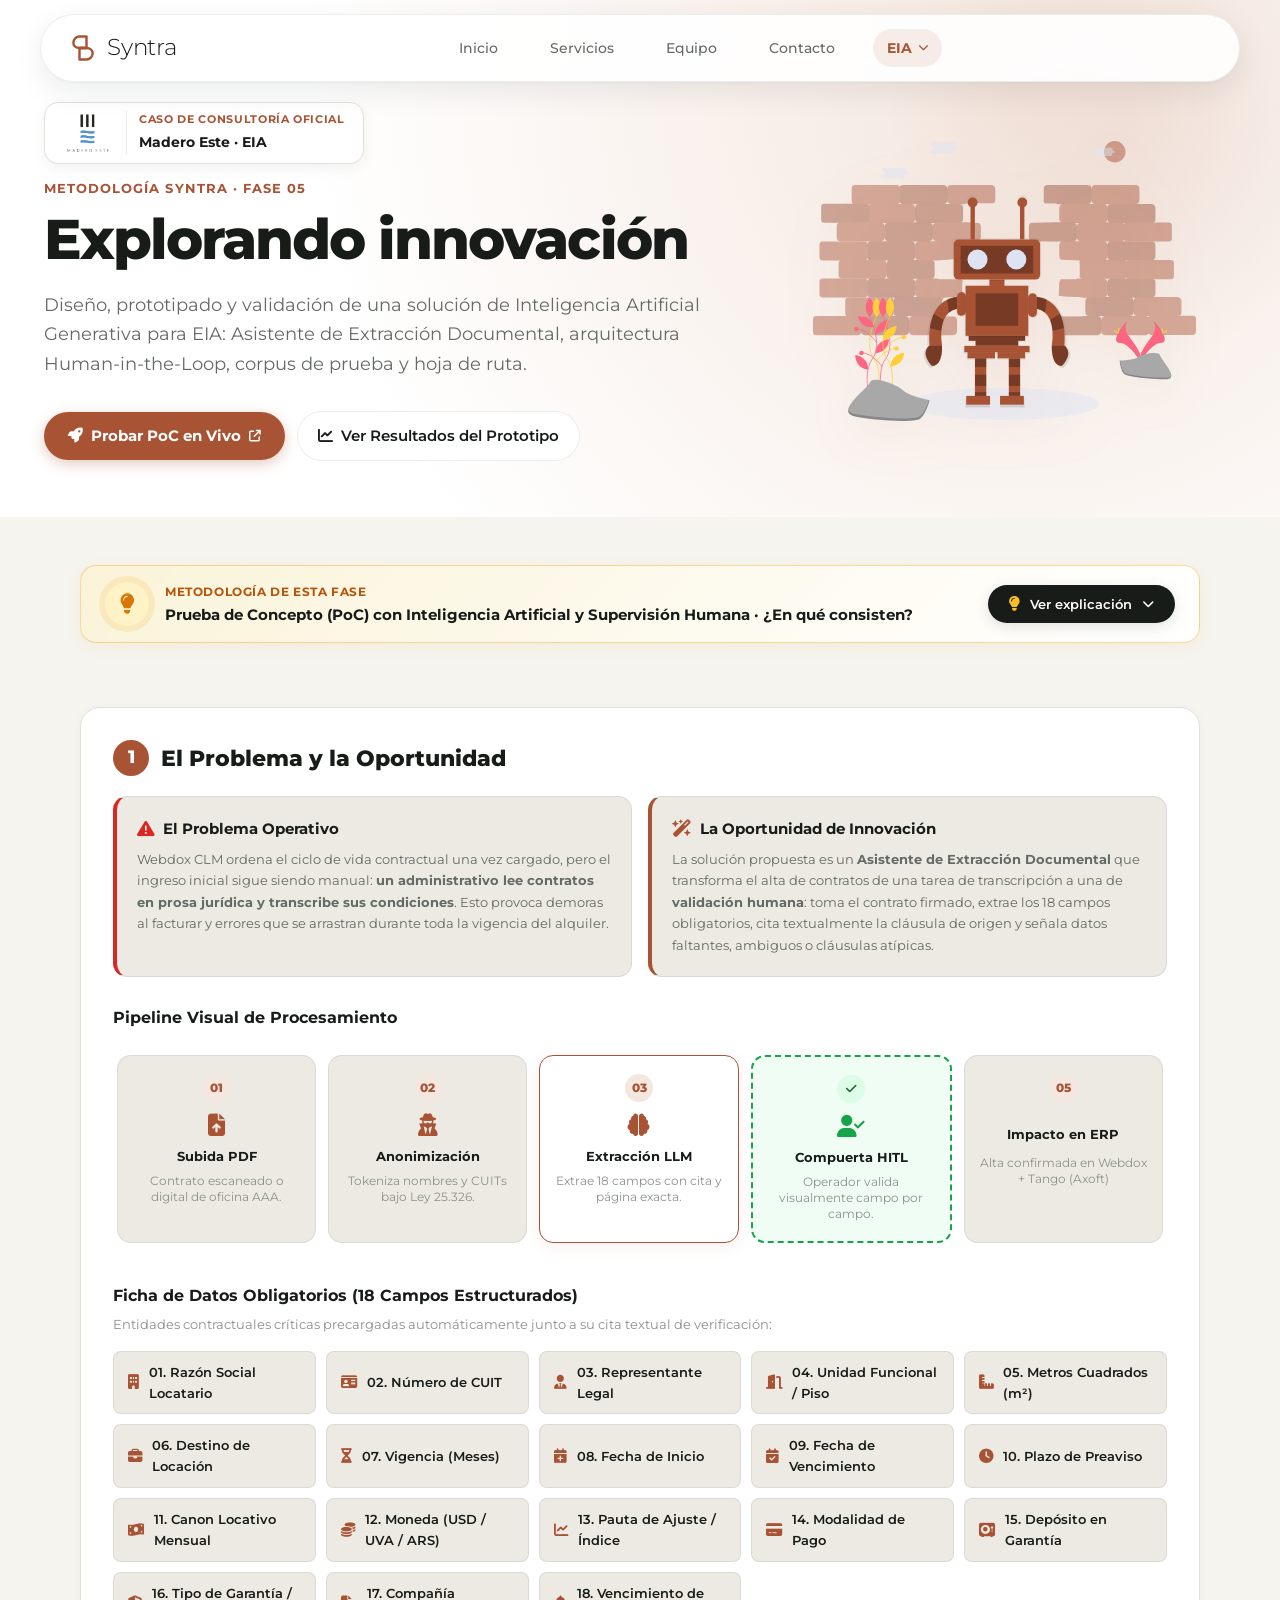
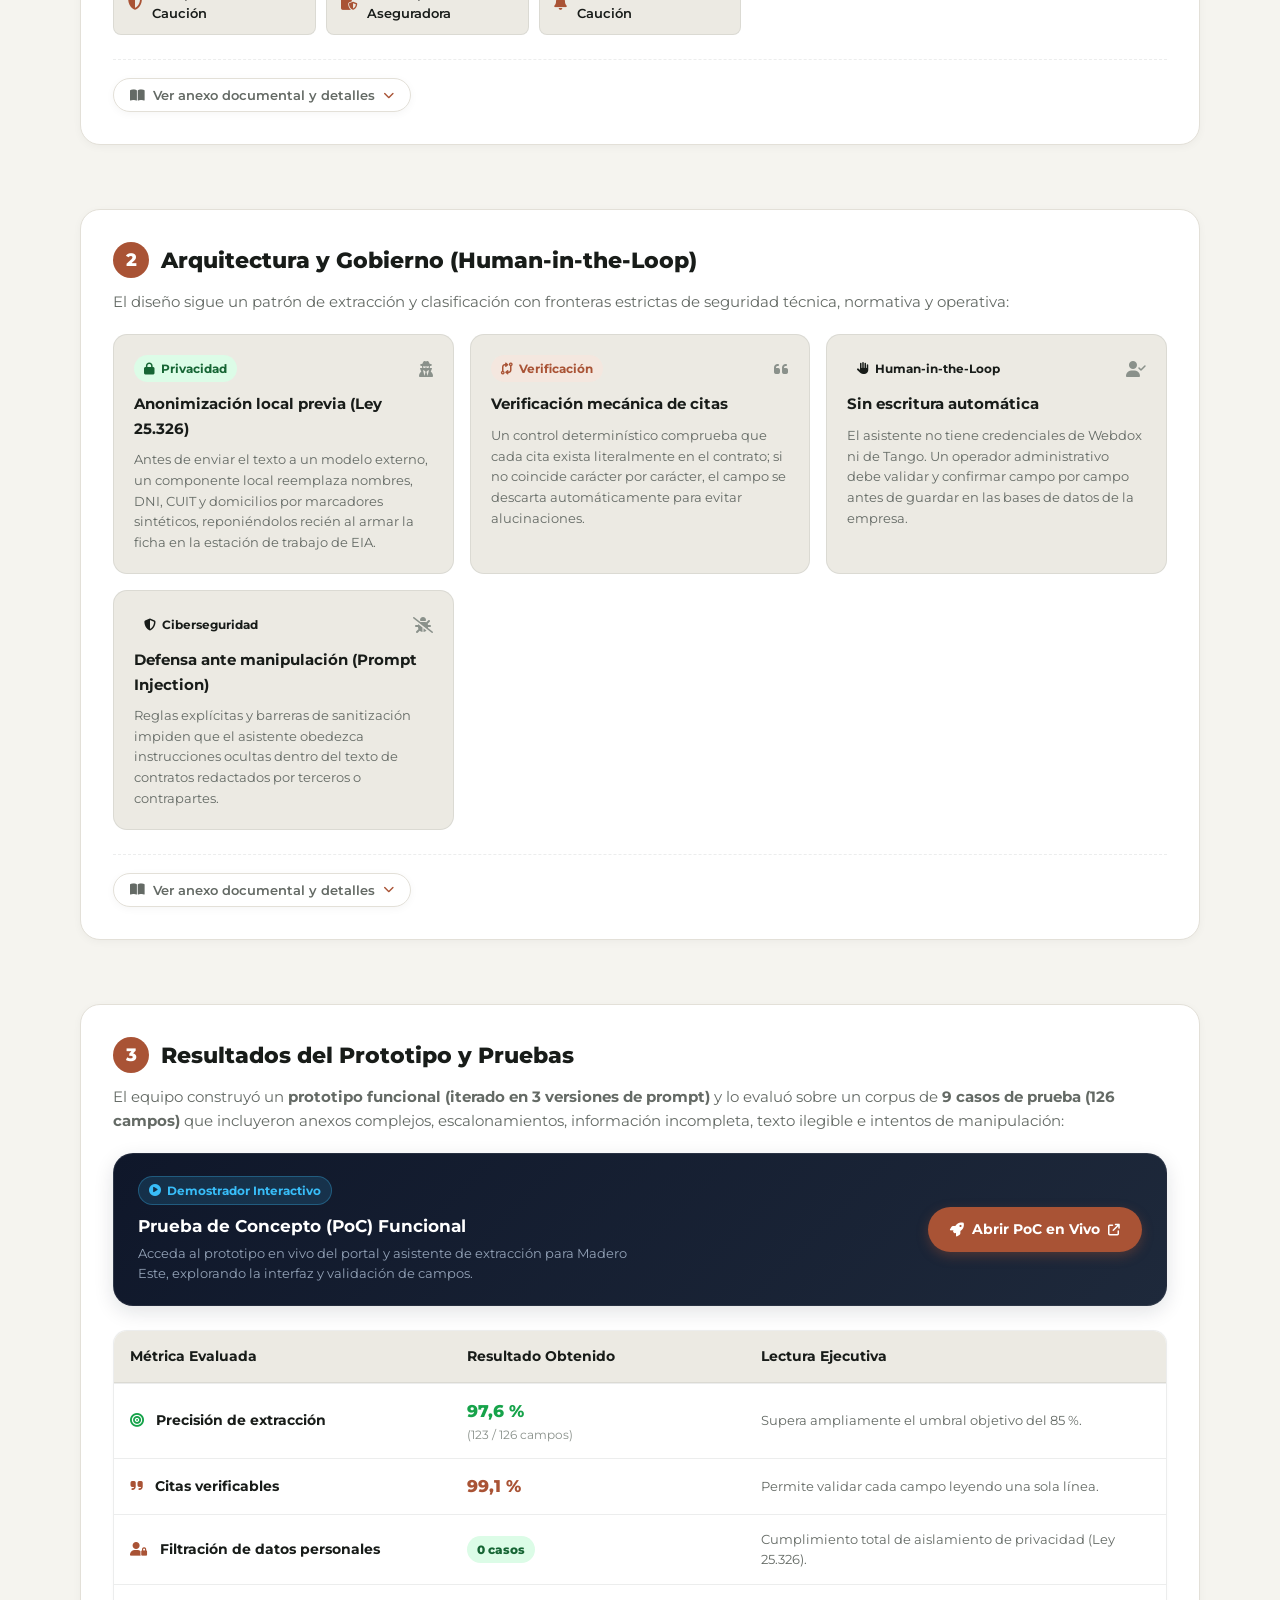
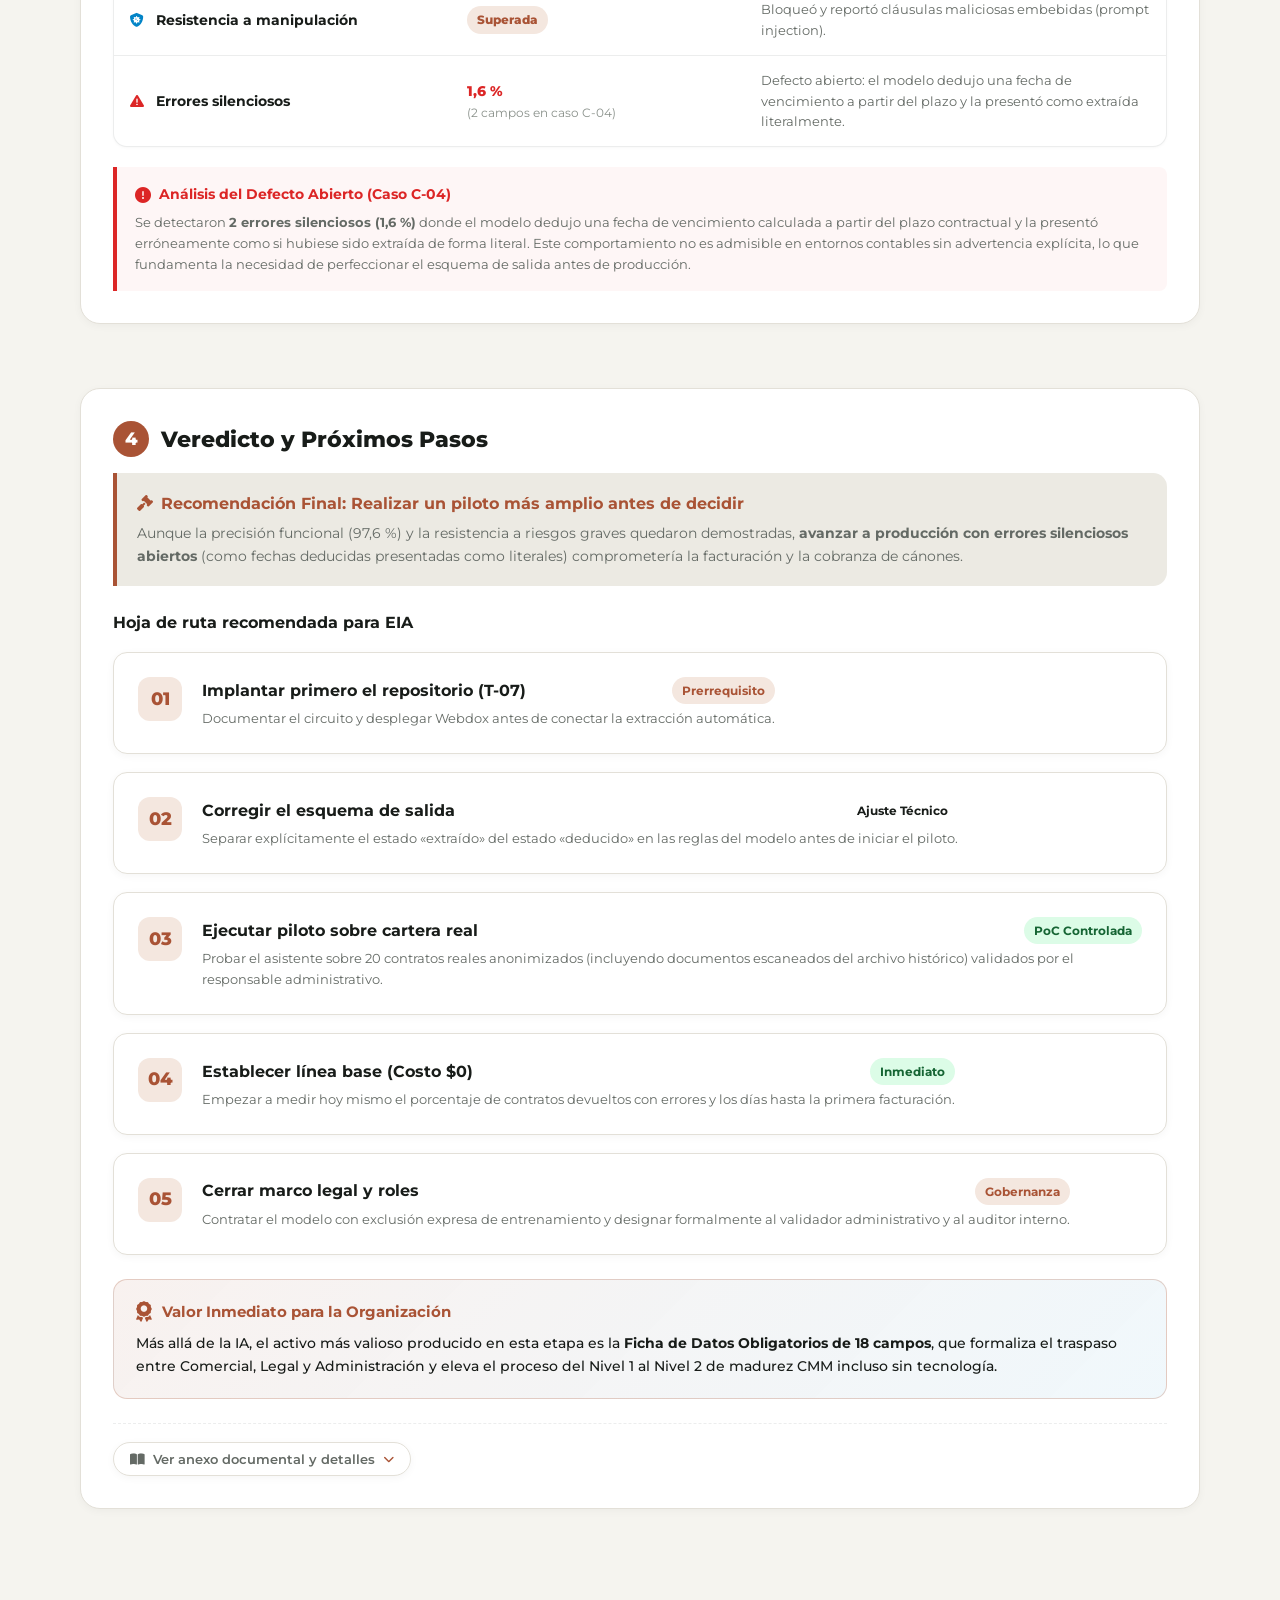
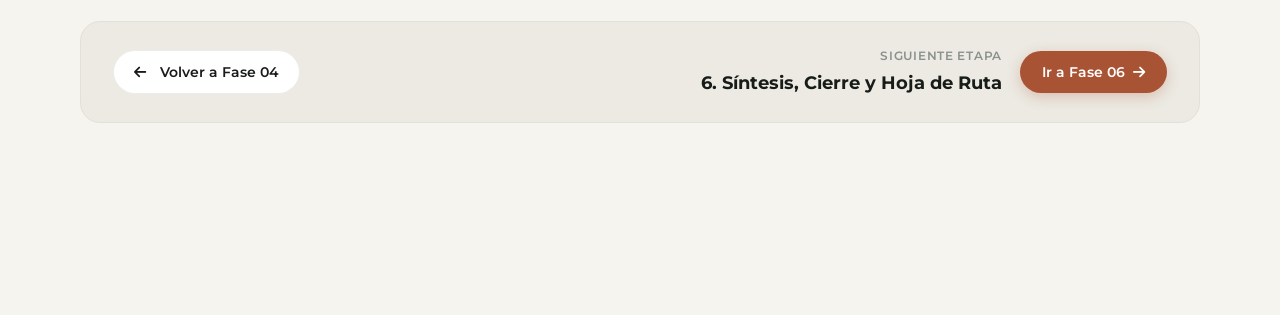
<file: 5-explorar-innovacion.html>
<!DOCTYPE html>
<html lang="es">
<head>
  <meta charset="UTF-8">
  <meta name="viewport" content="width=device-width, initial-scale=1.0">
  <title>5. Explorando innovación · IA y Pipeline EIA · Syntra Consulting</title>
  <meta name="description" content="Fase 5: Asistente de Extracción Documental con IA Generativa, arquitectura Human-in-the-Loop, prototipo con 97,6% de precisión y hoja de ruta para EIA.">
  
  <!-- Font Awesome Icons -->
  <link rel="stylesheet" href="https://cdnjs.cloudflare.com/ajax/libs/font-awesome/6.5.1/css/all.min.css">

  <!-- Google Fonts: Montserrat Exclusivamente -->
  <link rel="preconnect" href="https://fonts.googleapis.com">
  <link rel="preconnect" href="https://fonts.gstatic.com" crossorigin>
  <link href="https://fonts.googleapis.com/css2?family=Montserrat:ital,wght@0,300;0,400;0,500;0,600;0,700;0,800;0,900;1,300;1,400;1,500;1,600;1,700&display=swap" rel="stylesheet">

  <link rel="stylesheet" href="styles.css">
  <link rel="icon" type="image/svg+xml" href="assets/logo-symbol.svg">
</head>
<body>

  <!-- Site Header -->
  <header class="site-header" role="banner">
    <div class="container header-inner">
      <a href="index.html" class="brand-logo" aria-label="Syntra Consulting Inicio">
        <img src="assets/logo-symbol.svg" alt="Syntra" class="brand-logo-symbol">
        <span class="brand-logo-text">Syntra</span>
      </a>

      <!-- Navigation with EIA Dropdown -->
      <nav class="nav-container" role="navigation" aria-label="Navegación principal">
        <ul class="nav-menu">
          <li><a href="index.html" class="nav-link">Inicio</a></li>
          <li><a href="index.html#servicios" class="nav-link">Servicios</a></li>
          <li><a href="index.html#equipo" class="nav-link">Equipo</a></li>
          <li><a href="index.html#contacto" class="nav-link">Contacto</a></li>
          
          <li class="nav-item-dropdown">
            <a href="eia.html" class="nav-link active">
              <span>EIA</span>
              <i class="fa-solid fa-chevron-down" style="font-size:0.65rem;"></i>
            </a>
            <div class="nav-dropdown-menu">
              <a href="eia.html" class="nav-dropdown-item">
                <i class="fa-solid fa-folder-tree" style="color:var(--primary-blue);"></i>
                <span>Índice General EIA</span>
                <span class="nav-dropdown-badge">Hub</span>
              </a>
              <a href="1-entender-la-organizacion.html" class="nav-dropdown-item">
                <i class="fa-solid fa-magnifying-glass-chart"></i>
                <span>1. Entendiendo la organización</span>
              </a>
              <a href="2-definir-el-cambio.html" class="nav-dropdown-item">
                <i class="fa-solid fa-bullseye"></i>
                <span>2. Definiendo el cambio</span>
              </a>
              <a href="4-evaluar-opciones.html" class="nav-dropdown-item">
                <i class="fa-solid fa-scale-balanced"></i>
                <span>4. Evaluando opciones</span>
              </a>
              <a href="5-explorar-innovacion.html" class="nav-dropdown-item active">
                <i class="fa-solid fa-robot"></i>
                <span>5. Explorando innovación</span>
              </a>
              <a href="6-cierre.html" class="nav-dropdown-item">
                <i class="fa-solid fa-flag-checkered"></i>
                <span>6. Síntesis, Cierre y Hoja de Ruta</span>
              </a>
            </div>
          </li>
        </ul>
      </nav>

      <div class="header-actions">
        <button class="mobile-toggle" aria-label="Abrir menú" aria-expanded="false">
          <span></span><span></span><span></span>
        </button>
      </div>
    </div>
  </header>

  <main>

    <!-- Phase Hero Banner (Clean, Typographic, No Clutter) -->
    <section class="hero-section">
      <div class="ambient-glow"></div>
      <div class="container hero-with-illustration" style="position:relative; z-index:2;">
        
        <div>
          <div style="display:inline-flex; align-items:center; gap:14px; background:#FFFFFF; padding:8px 18px; border-radius:14px; border:1px solid var(--border-card); margin-bottom:14px; box-shadow:0 4px 14px rgba(15,23,42,0.06);">
            <img src="assets/madero-calidad.png" alt="Logo Madero Este · EIA" style="height:44px; width:auto; object-fit:contain; display:block;">
            <div style="border-left:1px solid var(--border-subtle); padding-left:12px;">
              <span style="font-size:0.6875rem; font-weight:700; text-transform:uppercase; letter-spacing:0.06em; color:var(--primary-blue); display:block;">Caso de Consultoría Oficial</span>
              <strong style="font-size:0.875rem; color:var(--text-main); font-weight:700;">Madero Este · EIA</strong>
            </div>
          </div>
          <span class="hero-kicker" style="display:block;">Metodología Syntra · Fase 05</span>
          <h1 class="hero-title" style="margin-top:4px;">
            Explorando innovación
          </h1>
          <p class="hero-lead" style="max-width:680px; margin-top:14px;">
            Diseño, prototipado y validación de una solución de Inteligencia Artificial Generativa para EIA: Asistente de Extracción Documental, arquitectura Human-in-the-Loop, corpus de prueba y hoja de ruta.
          </p>
          <div style="margin-top:22px; display:flex; gap:12px; flex-wrap:wrap; align-items:center;">
            <a href="https://madero-este-welcome-portal.lovable.app/app" target="_blank" rel="noopener noreferrer" class="btn-primary" style="display:inline-flex; align-items:center; gap:8px; padding:12px 24px; font-weight:700; font-size:0.9375rem; box-shadow:0 4px 14px rgba(169,83,53,0.3);">
              <i class="fa-solid fa-rocket"></i>
              <span>Probar PoC en Vivo</span>
              <i class="fa-solid fa-arrow-up-right-from-square" style="font-size:0.75rem;"></i>
            </a>
            <a href="#prototipo" class="btn-secondary" style="display:inline-flex; align-items:center; gap:8px; padding:12px 20px; font-weight:600; font-size:0.9375rem;">
              <i class="fa-solid fa-chart-line"></i>
              <span>Ver Resultados del Prototipo</span>
            </a>
          </div>
        </div>

        <div class="hero-illustration-box">
          <img src="assets/undraw_ai.svg" alt="Ilustración Inteligencia Artificial EIA" class="undraw-img">
        </div>

      </div>
    </section>

    <!-- Content Layout Grid -->
    <section style="padding: 24px 0 96px;">
      <div class="container">
        
        <div class="spec-layout-grid">
          
          <!-- Main Column -->
          <div class="spec-main">
            
            <!-- Barra de Metodología con Popover Interactivo (Explicación Sencilla) -->
            <div class="methodology-bar-wrapper">
              <div class="methodology-pill-bar">
                <div class="methodology-pill-info">
                  <span class="methodology-bulb-badge" aria-hidden="true">
                    <i class="fa-solid fa-lightbulb"></i>
                  </span>
                  <div class="methodology-pill-texts">
                    <span class="methodology-pill-kicker">Metodología de esta fase</span>
                    <span class="methodology-pill-title">Prueba de Concepto (PoC) con Inteligencia Artificial y Supervisión Humana · ¿En qué consisten?</span>
                  </div>
                </div>
                <button type="button" class="methodology-trigger-btn" aria-expanded="false" aria-controls="popover-metodologia-05">
                  <i class="fa-solid fa-lightbulb lightbulb-icon-glow"></i>
                  <span>Ver explicación</span>
                  <i class="fa-solid fa-chevron-down arrow-indicator"></i>
                </button>
              </div>

              <!-- Popover Desplegable -->
              <aside id="popover-metodologia-05" class="methodology-popover-box" role="region" aria-label="Metodología de Innovación e Inteligencia Artificial">
                <div class="popover-header">
                  <div class="popover-badge-tag">
                    <i class="fa-solid fa-lightbulb"></i>
                    <span>Metodología Explicada Fácil</span>
                  </div>
                  <button type="button" class="popover-close-btn" aria-label="Cerrar explicación">
                    <i class="fa-solid fa-xmark"></i>
                  </button>
                </div>
                
                <h3 class="popover-headline">
                  ¿Qué es una Prueba de Concepto (PoC) y la supervisión Human-in-the-Loop?
                </h3>

                <div class="popover-explain-grid">
                  <!-- Bloque 1: ¿Qué es? -->
                  <div class="explain-card concept-card">
                    <div class="explain-card-header">
                      <span class="explain-card-icon concept-icon"><i class="fa-solid fa-robot"></i></span>
                      <h4>¿Qué es?</h4>
                    </div>
                    <p>
                      Una <strong>Prueba de Concepto (PoC)</strong> es un ensayo práctico a escala controlada para verificar si una tecnología nueva realmente funciona y ahorra tiempo antes de invertir dinero en comprarla.<br><br>
                      El enfoque <strong>Human-in-the-Loop (Humano en el control)</strong> significa que la Inteligencia Artificial asiste leyendo y completando borradores en segundos, pero la revisión y decisión final siempre queda en manos de una persona.
                    </p>
                  </div>

                  <!-- Bloque 2: ¿En qué consiste? -->
                  <div class="explain-card steps-card">
                    <div class="explain-card-header">
                      <span class="explain-card-icon steps-icon"><i class="fa-solid fa-list-ol"></i></span>
                      <h4>¿En qué consiste el método? (Paso a paso)</h4>
                    </div>
                    <ul class="explain-steps-list">
                      <li>
                        <span class="explain-step-badge">1</span>
                        <span><strong>Elegir una tarea lenta y manual:</strong> Se toma un proceso que consuma muchas horas (leer contratos en PDF y tipear nombres, montos y fechas en el sistema).</span>
                      </li>
                      <li>
                        <span class="explain-step-badge">2</span>
                        <span><strong>Probar la extracción con IA:</strong> Se utiliza un modelo de lenguaje que lee los documentos y extrae los datos clave automáticamente.</span>
                      </li>
                      <li>
                        <span class="explain-step-badge">3</span>
                        <span><strong>Validación humana obligatoria:</strong> La pantalla le muestra los datos sugeridos al empleado para que confirme o corrija antes de guardar en la base de datos.</span>
                      </li>
                    </ul>
                  </div>

                  <!-- Bloque 3: ¿Para qué sirve? -->
                  <div class="explain-card value-card">
                    <div class="explain-card-header">
                      <span class="explain-card-icon value-icon"><i class="fa-solid fa-circle-check"></i></span>
                      <h4>¿Para qué sirve? (Resultado concreto)</h4>
                    </div>
                    <ul class="explain-value-list">
                      <li>
                        <i class="fa-solid fa-check"></i>
                        <span><strong>Horas recuperadas:</strong> Reduce drásticamente el tiempo de carga manual para que el personal se dedique a atender clientes y vender.</span>
                      </li>
                      <li>
                        <i class="fa-solid fa-check"></i>
                        <span><strong>Cero riesgo de error:</strong> Al haber siempre un operador validando, no hay peligro de 'alucinaciones' ni fallas de la IA.</span>
                      </li>
                      <li>
                        <i class="fa-solid fa-check"></i>
                        <span><strong>Compra segura:</strong> Se prueba el beneficio real antes de comprometerse con un gasto de software.</span>
                      </li>
                    </ul>
                  </div>
                </div>

                <div class="popover-simple-footer">
                  <span><i class="fa-solid fa-circle-info" style="color:var(--primary-blue); margin-right:6px;"></i> Conceptos de Pruebas de Concepto (PoC) e Inteligencia Artificial con supervisión humana.</span>
                  <span style="font-weight:600; color:var(--text-main);">Fase 05 · Explorando Innovación</span>
                </div>
              </aside>
            </div>

            <!-- SECCIÓN 1: El Problema y la Oportunidad -->
            <article class="visual-slide-card">
              <div style="display:flex; align-items:center; gap:12px; margin-bottom:12px;">
                <span style="width:36px; height:36px; border-radius:50%; background:var(--primary-blue); color:#FFFFFF; display:flex; align-items:center; justify-content:center; font-size:1.1rem; font-weight:800; flex-shrink:0;">1</span>
                <h2 class="visual-slide-title" style="margin:0;">El Problema y la Oportunidad</h2>
              </div>
              
              <!-- Problem / Solution Dual Grid -->
              <div style="display:grid; grid-template-columns:repeat(auto-fit, minmax(280px, 1fr)); gap:16px; margin:20px 0;">
                
                <div style="background:var(--bg-surface); border:1px solid var(--border-subtle); border-radius:var(--radius-md); padding:20px; border-left:4px solid #DC2626;">
                  <div style="display:flex; align-items:center; gap:8px; margin-bottom:8px;">
                    <i class="fa-solid fa-triangle-exclamation" style="color:#DC2626; font-size:1.1rem;"></i>
                    <h4 style="margin:0; font-size:0.95rem; color:var(--text-main);">El Problema Operativo</h4>
                  </div>
                  <p style="font-size:0.8125rem; color:var(--text-body); line-height:1.65; margin:0;">
                    Webdox CLM ordena el ciclo de vida contractual una vez cargado, pero el ingreso inicial sigue siendo manual: <strong>un administrativo lee contratos en prosa jurídica y transcribe sus condiciones</strong>. Esto provoca demoras al facturar y errores que se arrastran durante toda la vigencia del alquiler.
                  </p>
                </div>

                <div style="background:var(--bg-surface); border:1px solid var(--border-subtle); border-radius:var(--radius-md); padding:20px; border-left:4px solid var(--primary-blue);">
                  <div style="display:flex; align-items:center; gap:8px; margin-bottom:8px;">
                    <i class="fa-solid fa-wand-magic-sparkles" style="color:var(--primary-blue); font-size:1.1rem;"></i>
                    <h4 style="margin:0; font-size:0.95rem; color:var(--text-main);">La Oportunidad de Innovación</h4>
                  </div>
                  <p style="font-size:0.8125rem; color:var(--text-body); line-height:1.65; margin:0;">
                    La solución propuesta es un <strong>Asistente de Extracción Documental</strong> que transforma el alta de contratos de una tarea de transcripción a una de <strong>validación humana</strong>: toma el contrato firmado, extrae los 18 campos obligatorios, cita textualmente la cláusula de origen y señala datos faltantes, ambiguos o cláusulas atípicas.
                  </p>
                </div>

              </div>

              <!-- Pipeline Visual Interactivo -->
              <h3 style="font-size:1rem; font-weight:700; color:var(--text-main); margin:28px 0 12px;">Pipeline Visual de Procesamiento</h3>
              <div class="visual-pipeline-row" style="margin-bottom:24px;">
                
                <div class="visual-pipeline-step">
                  <div class="visual-pipeline-num">01</div>
                  <i class="fa-solid fa-file-arrow-up visual-pipeline-icon"></i>
                  <div class="visual-pipeline-title">Subida PDF</div>
                  <div class="visual-pipeline-sub">Contrato escaneado o digital de oficina AAA.</div>
                </div>

                <div class="visual-pipeline-step">
                  <div class="visual-pipeline-num">02</div>
                  <i class="fa-solid fa-user-secret visual-pipeline-icon"></i>
                  <div class="visual-pipeline-title">Anonimización</div>
                  <div class="visual-pipeline-sub">Tokeniza nombres y CUITs bajo Ley 25.326.</div>
                </div>

                <div class="visual-pipeline-step active">
                  <div class="visual-pipeline-num">03</div>
                  <i class="fa-solid fa-brain visual-pipeline-icon"></i>
                  <div class="visual-pipeline-title">Extracción LLM</div>
                  <div class="visual-pipeline-sub">Extrae 18 campos con cita y página exacta.</div>
                </div>

                <div class="visual-pipeline-step human-gate">
                  <div class="visual-pipeline-num"><i class="fa-solid fa-check"></i></div>
                  <i class="fa-solid fa-user-check visual-pipeline-icon"></i>
                  <div class="visual-pipeline-title">Compuerta HITL</div>
                  <div class="visual-pipeline-sub">Operador valida visualmente campo por campo.</div>
                </div>

                <div class="visual-pipeline-step">
                  <div class="visual-pipeline-num">05</div>
                  <i class="fa-solid fa-cloud-check visual-pipeline-icon"></i>
                  <div class="visual-pipeline-title">Impacto en ERP</div>
                  <div class="visual-pipeline-sub" style="margin-top:4px;">
                    Alta confirmada en Webdox + Tango (Axoft)
                  </div>
                </div>

              </div>

              <!-- Ficha de Datos Obligatorios: Los 18 Campos -->
              <h3 style="font-size:1rem; font-weight:700; color:var(--text-main); margin:24px 0 6px;">Ficha de Datos Obligatorios (18 Campos Estructurados)</h3>
              <p style="font-size:0.8125rem; color:var(--text-muted); margin-bottom:14px;">Entidades contractuales críticas precargadas automáticamente junto a su cita textual de verificación:</p>
              
              <div class="visual-chip-grid">
                <div class="visual-chip-item"><i class="fa-solid fa-building"></i> 01. Razón Social Locatario</div>
                <div class="visual-chip-item"><i class="fa-solid fa-id-card"></i> 02. Número de CUIT</div>
                <div class="visual-chip-item"><i class="fa-solid fa-user-tie"></i> 03. Representante Legal</div>
                <div class="visual-chip-item"><i class="fa-solid fa-door-open"></i> 04. Unidad Funcional / Piso</div>
                <div class="visual-chip-item"><i class="fa-solid fa-ruler-combined"></i> 05. Metros Cuadrados (m²)</div>
                <div class="visual-chip-item"><i class="fa-solid fa-briefcase"></i> 06. Destino de Locación</div>
                <div class="visual-chip-item"><i class="fa-solid fa-hourglass-half"></i> 07. Vigencia (Meses)</div>
                <div class="visual-chip-item"><i class="fa-solid fa-calendar-plus"></i> 08. Fecha de Inicio</div>
                <div class="visual-chip-item"><i class="fa-solid fa-calendar-check"></i> 09. Fecha de Vencimiento</div>
                <div class="visual-chip-item"><i class="fa-solid fa-clock"></i> 10. Plazo de Preaviso</div>
                <div class="visual-chip-item"><i class="fa-solid fa-money-bill-wave"></i> 11. Canon Locativo Mensual</div>
                <div class="visual-chip-item"><i class="fa-solid fa-coins"></i> 12. Moneda (USD / UVA / ARS)</div>
                <div class="visual-chip-item"><i class="fa-solid fa-chart-line"></i> 13. Pauta de Ajuste / Índice</div>
                <div class="visual-chip-item"><i class="fa-solid fa-credit-card"></i> 14. Modalidad de Pago</div>
                <div class="visual-chip-item"><i class="fa-solid fa-vault"></i> 15. Depósito en Garantía</div>
                <div class="visual-chip-item"><i class="fa-solid fa-shield-halved"></i> 16. Tipo de Garantía / Caución</div>
                <div class="visual-chip-item"><i class="fa-solid fa-file-shield"></i> 17. Compañía Aseguradora</div>
                <div class="visual-chip-item"><i class="fa-solid fa-bell"></i> 18. Vencimiento de Caución</div>
              </div>

              <!-- Collapsible Annex 01 -->
              <div class="annex-box">
                <button type="button" class="annex-toggle-btn" aria-expanded="false">
                  <i class="fa-solid fa-book-open"></i>
                  <span class="toggle-label">Ver anexo documental y detalles</span>
                  <i class="fa-solid fa-chevron-down chevron-icon"></i>
                </button>
                <div class="annex-body">
                  <div class="annex-header">
                    <span><i class="fa-solid fa-file-lines"></i> Anexo Metodológico · Justificación Técnica y Cumplimiento Normativo (T-09)</span>
                    <a href="https://drive.google.com/file/d/1JV9fQtgPYsdb4VtOT6DPrlzq1CUX9Lhj/view?usp=drive_link" target="_blank" rel="noopener noreferrer" class="annex-pdf-link" title="Abrir T-09 Oportunidad de Innovación con IA en Google Drive">
                      <i class="fa-solid fa-file-pdf"></i> T-09 PDF <i class="fa-solid fa-arrow-up-right-from-square" style="font-size:0.7rem;"></i>
                    </a>
                  </div>
                  <p><strong>Por qué no requiere reentrenar modelos:</strong> Opera mediante zero-shot y few-shot prompting sobre modelos fundacionales preentrenados. Al ser un volumen de ~100 a 200 contratos corporativos, un enfoque de fine-tuning carecería de sentido económico. El costo computacional por documento es inferior a $0,05 USD.</p>
                  <p><strong>Pipeline de Anonimización Ley 25.326:</strong> Antes del envío a la API del modelo, se sustituyen identificadores personales por marcadores sintéticos (ej. <code>LOCATARIO_1</code>, <code>CUIT_X</code>). El mapping real se retiene en memoria local de EIA y se reinyecta al recibir la respuesta estructurada. Se firma con el proveedor cláusula de Zero Data Retention.</p>
                </div>
              </div>
            </article>

            <!-- SECCIÓN 2: Arquitectura y Gobierno (Human-in-the-Loop) -->
            <article class="visual-slide-card">
              <div style="display:flex; align-items:center; gap:12px; margin-bottom:12px;">
                <span style="width:36px; height:36px; border-radius:50%; background:var(--primary-blue); color:#FFFFFF; display:flex; align-items:center; justify-content:center; font-size:1.1rem; font-weight:800; flex-shrink:0;">2</span>
                <h2 class="visual-slide-title" style="margin:0;">Arquitectura y Gobierno (Human-in-the-Loop)</h2>
              </div>
              <p class="visual-lead-text">
                El diseño sigue un patrón de extracción y clasificación con fronteras estrictas de seguridad técnica, normativa y operativa:
              </p>

              <!-- 4 Security Pillars Grid -->
              <div style="display:grid; grid-template-columns:repeat(auto-fit, minmax(260px, 1fr)); gap:16px; margin:20px 0;">
                
                <div style="background:var(--bg-surface); border:1px solid var(--border-subtle); border-radius:var(--radius-md); padding:20px;">
                  <div style="display:flex; align-items:center; justify-content:space-between; margin-bottom:10px;">
                    <span class="badge-status success" style="font-size:0.75rem;"><i class="fa-solid fa-lock"></i> Privacidad</span>
                    <i class="fa-solid fa-user-secret" style="color:var(--text-muted); font-size:1rem;"></i>
                  </div>
                  <h4 style="margin:0 0 8px 0; font-size:0.95rem; color:var(--text-main);">Anonimización local previa (Ley 25.326)</h4>
                  <p style="font-size:0.8125rem; color:var(--text-body); line-height:1.6; margin:0;">
                    Antes de enviar el texto a un modelo externo, un componente local reemplaza nombres, DNI, CUIT y domicilios por marcadores sintéticos, reponiéndolos recién al armar la ficha en la estación de trabajo de EIA.
                  </p>
                </div>

                <div style="background:var(--bg-surface); border:1px solid var(--border-subtle); border-radius:var(--radius-md); padding:20px;">
                  <div style="display:flex; align-items:center; justify-content:space-between; margin-bottom:10px;">
                    <span class="badge-status info" style="font-size:0.75rem;"><i class="fa-solid fa-code-compare"></i> Verificación</span>
                    <i class="fa-solid fa-quote-left" style="color:var(--text-muted); font-size:1rem;"></i>
                  </div>
                  <h4 style="margin:0 0 8px 0; font-size:0.95rem; color:var(--text-main);">Verificación mecánica de citas</h4>
                  <p style="font-size:0.8125rem; color:var(--text-body); line-height:1.6; margin:0;">
                    Un control determinístico comprueba que cada cita exista literalmente en el contrato; si no coincide carácter por carácter, el campo se descarta automáticamente para evitar alucinaciones.
                  </p>
                </div>

                <div style="background:var(--bg-surface); border:1px solid var(--border-subtle); border-radius:var(--radius-md); padding:20px;">
                  <div style="display:flex; align-items:center; justify-content:space-between; margin-bottom:10px;">
                    <span class="badge-status warning" style="font-size:0.75rem;"><i class="fa-solid fa-hand"></i> Human-in-the-Loop</span>
                    <i class="fa-solid fa-user-check" style="color:var(--text-muted); font-size:1rem;"></i>
                  </div>
                  <h4 style="margin:0 0 8px 0; font-size:0.95rem; color:var(--text-main);">Sin escritura automática</h4>
                  <p style="font-size:0.8125rem; color:var(--text-body); line-height:1.6; margin:0;">
                    El asistente no tiene credenciales de Webdox ni de Tango. Un operador administrativo debe validar y confirmar campo por campo antes de guardar en las bases de datos de la empresa.
                  </p>
                </div>

                <div style="background:var(--bg-surface); border:1px solid var(--border-subtle); border-radius:var(--radius-md); padding:20px;">
                  <div style="display:flex; align-items:center; justify-content:space-between; margin-bottom:10px;">
                    <span class="badge-status danger" style="font-size:0.75rem;"><i class="fa-solid fa-shield-halved"></i> Ciberseguridad</span>
                    <i class="fa-solid fa-bug-slash" style="color:var(--text-muted); font-size:1rem;"></i>
                  </div>
                  <h4 style="margin:0 0 8px 0; font-size:0.95rem; color:var(--text-main);">Defensa ante manipulación (Prompt Injection)</h4>
                  <p style="font-size:0.8125rem; color:var(--text-body); line-height:1.6; margin:0;">
                    Reglas explícitas y barreras de sanitización impiden que el asistente obedezca instrucciones ocultas dentro del texto de contratos redactados por terceros o contrapartes.
                  </p>
                </div>

              </div>

              <!-- Collapsible Annex 02 -->
              <div class="annex-box">
                <button type="button" class="annex-toggle-btn" aria-expanded="false">
                  <i class="fa-solid fa-book-open"></i>
                  <span class="toggle-label">Ver anexo documental y detalles</span>
                  <i class="fa-solid fa-chevron-down chevron-icon"></i>
                </button>
                <div class="annex-body">
                  <div class="annex-header">
                    <span><i class="fa-solid fa-file-lines"></i> Anexo Metodológico · Las 4 Alternativas Postergadas (T-09)</span>
                    <a href="https://drive.google.com/file/d/1JV9fQtgPYsdb4VtOT6DPrlzq1CUX9Lhj/view?usp=drive_link" target="_blank" rel="noopener noreferrer" class="annex-pdf-link" title="Abrir T-09 en Google Drive">
                      <i class="fa-solid fa-file-pdf"></i> T-09 PDF <i class="fa-solid fa-arrow-up-right-from-square" style="font-size:0.7rem;"></i>
                    </a>
                  </div>
                  <p><strong>Por qué se descartaron las otras 4 opciones de IA:</strong></p>
                  <ul style="margin-left:20px; font-size:0.8125rem; line-height:1.6;">
                    <li><strong>Chatbot a locatarios:</strong> Descartado por riesgo de respuestas alucinadas comprometiendo responsabilidades legales de EIA.</li>
                    <li><strong>Análisis predictivo de vacancia:</strong> Descartado porque la muestra (~40 contratos activos) es estadísticamente insuficiente.</li>
                    <li><strong>Generación automática de contratos:</strong> Descartado por requerir dictamen letrado indelegable en contratos en moneda extranjera.</li>
                    <li><strong>Scoring automatizado:</strong> Descartado por restricciones normativas de secreto bancario y BCRA.</li>
                  </ul>
                </div>
              </div>
            </article>

            <!-- SECCIÓN 3: Resultados del Prototipo y Pruebas -->
            <article class="visual-slide-card" id="prototipo">
              <div style="display:flex; align-items:center; gap:12px; margin-bottom:12px;">
                <span style="width:36px; height:36px; border-radius:50%; background:var(--primary-blue); color:#FFFFFF; display:flex; align-items:center; justify-content:center; font-size:1.1rem; font-weight:800; flex-shrink:0;">3</span>
                <h2 class="visual-slide-title" style="margin:0;">Resultados del Prototipo y Pruebas</h2>
              </div>
              <p class="visual-lead-text">
                El equipo construyó un <strong>prototipo funcional (iterado en 3 versiones de prompt)</strong> y lo evaluó sobre un corpus de <strong>9 casos de prueba (126 campos)</strong> que incluyeron anexos complejos, escalonamientos, información incompleta, texto ilegible e intentos de manipulación:
              </p>

              <!-- Banner Directo a la PoC en Vivo -->
              <div style="background:linear-gradient(135deg, #0F172A 0%, #1E293B 100%); color:#FFFFFF; border-radius:var(--radius-lg); padding:22px 24px; margin:20px 0 24px; display:flex; align-items:center; justify-content:space-between; flex-wrap:wrap; gap:18px; box-shadow:0 6px 20px rgba(15,23,42,0.12); border:1px solid rgba(255,255,255,0.08);">
                <div>
                  <div style="display:inline-flex; align-items:center; gap:6px; background:rgba(56,189,248,0.15); color:#38BDF8; font-size:0.75rem; font-weight:700; padding:4px 10px; border-radius:20px; margin-bottom:8px; border:1px solid rgba(56,189,248,0.3);">
                    <i class="fa-solid fa-circle-play" style="font-size:0.75rem;"></i> Demostrador Interactivo
                  </div>
                  <h3 style="color:#FFFFFF; font-size:1.0625rem; font-weight:700; margin:0 0 4px;">Prueba de Concepto (PoC) Funcional</h3>
                  <p style="color:#94A3B8; font-size:0.8125rem; margin:0; max-width:520px; line-height:1.5;">
                    Acceda al prototipo en vivo del portal y asistente de extracción para Madero Este, explorando la interfaz y validación de campos.
                  </p>
                </div>
                <a href="https://madero-este-welcome-portal.lovable.app/app" target="_blank" rel="noopener noreferrer" class="btn-primary" style="background:#A95335; border:none; padding:11px 22px; font-weight:700; font-size:0.875rem; display:inline-flex; align-items:center; gap:8px; white-space:nowrap; box-shadow:0 4px 12px rgba(169,83,53,0.35);">
                  <i class="fa-solid fa-rocket"></i>
                  <span>Abrir PoC en Vivo</span>
                  <i class="fa-solid fa-arrow-up-right-from-square" style="font-size:0.75rem;"></i>
                </a>
              </div>

              <!-- Tabla Ejecutiva de Resultados -->
              <div style="overflow-x:auto; margin:20px 0; border:1px solid var(--border-subtle); border-radius:var(--radius-md); background:#FFFFFF; box-shadow:0 1px 3px rgba(0,0,0,0.03);">
                <table style="width:100%; border-collapse:collapse; text-align:left; font-size:0.875rem;">
                  <thead>
                    <tr style="background:var(--bg-surface); border-bottom:2px solid var(--border-subtle);">
                      <th style="padding:14px 16px; font-weight:700; color:var(--text-main); width:32%;">Métrica Evaluada</th>
                      <th style="padding:14px 16px; font-weight:700; color:var(--text-main); width:28%;">Resultado Obtenido</th>
                      <th style="padding:14px 16px; font-weight:700; color:var(--text-main);">Lectura Ejecutiva</th>
                    </tr>
                  </thead>
                  <tbody>
                    <tr style="border-bottom:1px solid var(--border-subtle);">
                      <td style="padding:14px 16px; font-weight:700; color:var(--text-main);">
                        <i class="fa-solid fa-bullseye" style="color:#16A34A; margin-right:8px;"></i> Precisión de extracción
                      </td>
                      <td style="padding:14px 16px;">
                        <span style="font-weight:800; color:#16A34A; font-size:1.05rem;">97,6 %</span>
                        <span style="font-size:0.75rem; color:var(--text-muted); display:block;">(123 / 126 campos)</span>
                      </td>
                      <td style="padding:14px 16px; color:var(--text-body); font-size:0.8125rem;">
                        Supera ampliamente el umbral objetivo del 85 %.
                      </td>
                    </tr>
                    <tr style="border-bottom:1px solid var(--border-subtle);">
                      <td style="padding:14px 16px; font-weight:700; color:var(--text-main);">
                        <i class="fa-solid fa-quote-right" style="color:var(--primary-blue); margin-right:8px;"></i> Citas verificables
                      </td>
                      <td style="padding:14px 16px;">
                        <span style="font-weight:800; color:var(--primary-blue); font-size:1.05rem;">99,1 %</span>
                      </td>
                      <td style="padding:14px 16px; color:var(--text-body); font-size:0.8125rem;">
                        Permite validar cada campo leyendo una sola línea.
                      </td>
                    </tr>
                    <tr style="border-bottom:1px solid var(--border-subtle);">
                      <td style="padding:14px 16px; font-weight:700; color:var(--text-main);">
                        <i class="fa-solid fa-user-lock" style="color:var(--primary-blue); margin-right:8px;"></i> Filtración de datos personales
                      </td>
                      <td style="padding:14px 16px;">
                        <span class="badge-status success" style="font-weight:800;">0 casos</span>
                      </td>
                      <td style="padding:14px 16px; color:var(--text-body); font-size:0.8125rem;">
                        Cumplimiento total de aislamiento de privacidad (Ley 25.326).
                      </td>
                    </tr>
                    <tr style="border-bottom:1px solid var(--border-subtle);">
                      <td style="padding:14px 16px; font-weight:700; color:var(--text-main);">
                        <i class="fa-solid fa-shield-virus" style="color:#0284C7; margin-right:8px;"></i> Resistencia a manipulación
                      </td>
                      <td style="padding:14px 16px;">
                        <span class="badge-status info" style="font-weight:800;">Superada</span>
                      </td>
                      <td style="padding:14px 16px; color:var(--text-body); font-size:0.8125rem;">
                        Bloqueó y reportó cláusulas maliciosas embebidas (prompt injection).
                      </td>
                    </tr>
                    <tr>
                      <td style="padding:14px 16px; font-weight:700; color:var(--text-main);">
                        <i class="fa-solid fa-triangle-exclamation" style="color:#DC2626; margin-right:8px;"></i> Errores silenciosos
                      </td>
                      <td style="padding:14px 16px;">
                        <span style="font-weight:800; color:#DC2626;">1,6 %</span>
                        <span style="font-size:0.75rem; color:var(--text-muted); display:block;">(2 campos en caso C-04)</span>
                      </td>
                      <td style="padding:14px 16px; color:var(--text-body); font-size:0.8125rem;">
                        Defecto abierto: el modelo dedujo una fecha de vencimiento a partir del plazo y la presentó como extraída literalmente.
                      </td>
                    </tr>
                  </tbody>
                </table>
              </div>

              <!-- Defecto Abierto Highlight Card -->
              <div style="background:rgba(220,38,38,0.04); border-left:4px solid #DC2626; border-radius:0 var(--radius-sm) var(--radius-sm) 0; padding:16px 18px; margin-top:16px;">
                <div style="display:flex; align-items:center; gap:8px; margin-bottom:6px;">
                  <i class="fa-solid fa-circle-exclamation" style="color:#DC2626;"></i>
                  <strong style="color:#DC2626; font-size:0.9rem;">Análisis del Defecto Abierto (Caso C-04)</strong>
                </div>
                <p style="font-size:0.8125rem; color:var(--text-body); line-height:1.6; margin:0;">
                  Se detectaron <strong>2 errores silenciosos (1,6 %)</strong> donde el modelo dedujo una fecha de vencimiento calculada a partir del plazo contractual y la presentó erróneamente como si hubiese sido extraída de forma literal. Este comportamiento no es admisible en entornos contables sin advertencia explícita, lo que fundamenta la necesidad de perfeccionar el esquema de salida antes de producción.
                </p>
              </div>
            </article>

            <!-- SECCIÓN 4: Veredicto y Próximos Pasos -->
            <article class="visual-slide-card">
              <div style="display:flex; align-items:center; gap:12px; margin-bottom:12px;">
                <span style="width:36px; height:36px; border-radius:50%; background:var(--primary-blue); color:#FFFFFF; display:flex; align-items:center; justify-content:center; font-size:1.1rem; font-weight:800; flex-shrink:0;">4</span>
                <h2 class="visual-slide-title" style="margin:0;">Veredicto y Próximos Pasos</h2>
              </div>
              
              <!-- Recomendación Final Callout -->
              <div style="background:var(--bg-surface); border-left:4px solid var(--primary-blue); padding:18px 20px; border-radius:0 var(--radius-md) var(--radius-md) 0; margin:16px 0 24px;">
                <h4 style="margin:0 0 6px 0; color:var(--primary-blue); font-size:1rem; display:flex; align-items:center; gap:8px;">
                  <i class="fa-solid fa-gavel"></i>
                  Recomendación Final: Realizar un piloto más amplio antes de decidir
                </h4>
                <p style="font-size:0.875rem; color:var(--text-body); line-height:1.65; margin:0;">
                  Aunque la precisión funcional (97,6 %) y la resistencia a riesgos graves quedaron demostradas, <strong>avanzar a producción con errores silenciosos abiertos</strong> (como fechas deducidas presentadas como literales) comprometería la facturación y la cobranza de cánones.
                </p>
              </div>

              <!-- Hoja de Ruta para EIA (5 Próximos Pasos) -->
              <h3 style="font-size:1rem; font-weight:700; color:var(--text-main); margin:20px 0 12px;">Hoja de ruta recomendada para EIA</h3>
              
              <div class="flow-roadmap" style="margin:16px 0;">
                
                <div class="flow-step-card">
                  <div class="flow-step-num">01</div>
                  <div class="flow-step-content">
                    <div style="display:flex; justify-content:space-between; align-items:center; margin-bottom:4px; flex-wrap:wrap; gap:6px;">
                      <h4 style="margin:0;">Implantar primero el repositorio (T-07)</h4>
                      <span class="badge-status info" style="font-size:0.75rem;">Prerrequisito</span>
                    </div>
                    <p style="font-size:0.8125rem; color:var(--text-body); margin:0;">
                      Documentar el circuito y desplegar Webdox antes de conectar la extracción automática.
                    </p>
                  </div>
                </div>

                <div class="flow-step-card">
                  <div class="flow-step-num">02</div>
                  <div class="flow-step-content">
                    <div style="display:flex; justify-content:space-between; align-items:center; margin-bottom:4px; flex-wrap:wrap; gap:6px;">
                      <h4 style="margin:0;">Corregir el esquema de salida</h4>
                      <span class="badge-status warning" style="font-size:0.75rem;">Ajuste Técnico</span>
                    </div>
                    <p style="font-size:0.8125rem; color:var(--text-body); margin:0;">
                      Separar explícitamente el estado «extraído» del estado «deducido» en las reglas del modelo antes de iniciar el piloto.
                    </p>
                  </div>
                </div>

                <div class="flow-step-card">
                  <div class="flow-step-num">03</div>
                  <div class="flow-step-content">
                    <div style="display:flex; justify-content:space-between; align-items:center; margin-bottom:4px; flex-wrap:wrap; gap:6px;">
                      <h4 style="margin:0;">Ejecutar piloto sobre cartera real</h4>
                      <span class="badge-status success" style="font-size:0.75rem;">PoC Controlada</span>
                    </div>
                    <p style="font-size:0.8125rem; color:var(--text-body); margin:0;">
                      Probar el asistente sobre 20 contratos reales anonimizados (incluyendo documentos escaneados del archivo histórico) validados por el responsable administrativo.
                    </p>
                  </div>
                </div>

                <div class="flow-step-card">
                  <div class="flow-step-num">04</div>
                  <div class="flow-step-content">
                    <div style="display:flex; justify-content:space-between; align-items:center; margin-bottom:4px; flex-wrap:wrap; gap:6px;">
                      <h4 style="margin:0;">Establecer línea base (Costo $0)</h4>
                      <span class="badge-status success" style="font-size:0.75rem;">Inmediato</span>
                    </div>
                    <p style="font-size:0.8125rem; color:var(--text-body); margin:0;">
                      Empezar a medir hoy mismo el porcentaje de contratos devueltos con errores y los días hasta la primera facturación.
                    </p>
                  </div>
                </div>

                <div class="flow-step-card">
                  <div class="flow-step-num">05</div>
                  <div class="flow-step-content">
                    <div style="display:flex; justify-content:space-between; align-items:center; margin-bottom:4px; flex-wrap:wrap; gap:6px;">
                      <h4 style="margin:0;">Cerrar marco legal y roles</h4>
                      <span class="badge-status info" style="font-size:0.75rem;">Gobernanza</span>
                    </div>
                    <p style="font-size:0.8125rem; color:var(--text-body); margin:0;">
                      Contratar el modelo con exclusión expresa de entrenamiento y designar formalmente al validador administrativo y al auditor interno.
                    </p>
                  </div>
                </div>

              </div>

              <!-- Valor Inmediato Banner -->
              <div style="background:linear-gradient(135deg, rgba(169,83,53,0.08) 0%, rgba(2,132,199,0.06) 100%); border:1px solid rgba(169,83,53,0.25); border-radius:var(--radius-md); padding:20px 22px; margin:24px 0 16px;">
                <div style="display:flex; align-items:center; gap:10px; margin-bottom:8px;">
                  <i class="fa-solid fa-award" style="color:var(--primary-blue); font-size:1.3rem;"></i>
                  <strong style="color:var(--primary-blue); font-size:0.95rem;">Valor Inmediato para la Organización</strong>
                </div>
                <p style="font-size:0.875rem; color:var(--text-main); line-height:1.65; margin:0; font-weight:500;">
                  Más allá de la IA, el activo más valioso producido en esta etapa es la <strong>Ficha de Datos Obligatorios de 18 campos</strong>, que formaliza el traspaso entre Comercial, Legal y Administración y eleva el proceso del Nivel 1 al Nivel 2 de madurez CMM incluso sin tecnología.
                </p>
              </div>

              <!-- Collapsible Annex 03 -->
              <div class="annex-box">
                <button type="button" class="annex-toggle-btn" aria-expanded="false">
                  <i class="fa-solid fa-book-open"></i>
                  <span class="toggle-label">Ver anexo documental y detalles</span>
                  <i class="fa-solid fa-chevron-down chevron-icon"></i>
                </button>
                <div class="annex-body">
                  <div class="annex-header">
                    <span><i class="fa-solid fa-file-lines"></i> Anexo Metodológico · Escenarios de Falla y Prelación Jurídica (T-10)</span>
                    <a href="https://drive.google.com/file/d/1jJ3kysp9j4FXtQMunLHpL6kJ_VQBGwrH/view?usp=drive_link" target="_blank" rel="noopener noreferrer" class="annex-pdf-link" title="Abrir T-10 Diseño y Validación de IA en Google Drive">
                      <i class="fa-solid fa-file-pdf"></i> T-10 PDF <i class="fa-solid fa-arrow-up-right-from-square" style="font-size:0.7rem;"></i>
                    </a>
                  </div>
                  <p><strong>Escenarios de Estrés Provocados:</strong> La prueba incluye deliberadamente contratos con firmas superpuestas al canon locativo, cláusulas contradictorias de renegociación y monedas mixtas (alquiler en USD y expensas en ARS).</p>
                  <p><strong>Orden de Prelación Legal:</strong> Ante cualquier contradicción entre los datos de sistema y el documento en papel o firma digital validada, prevalece siempre el contrato firmado original.</p>
                </div>
              </div>
            </article>

            <!-- Navigation Dock with Previous and Next Phase -->
            <div class="next-phase-dock" style="display:flex; justify-content:space-between; align-items:center; flex-wrap:wrap; gap:16px;">
              <a href="4-evaluar-opciones.html" class="btn-secondary" style="padding:10px 20px; font-size:0.875rem;">
                <span class="arrow" style="margin-right:6px;"><i class="fa-solid fa-arrow-left"></i></span>
                <span>Volver a Fase 04</span>
              </a>
              <div style="display:flex; align-items:center; gap:18px; flex-wrap:wrap; margin-left:auto;">
                <div class="next-phase-info" style="text-align:right;">
                  <span class="next-phase-label">Siguiente Etapa</span>
                  <span class="next-phase-title">6. Síntesis, Cierre y Hoja de Ruta</span>
                </div>
                <a href="6-cierre.html" class="btn-primary">
                  <span>Ir a Fase 06</span>
                  <span class="arrow"><i class="fa-solid fa-arrow-right"></i></span>
                </a>
              </div>
            </div>

          </div>

        </div>

      </div>
    </section>

  </main>

  <!-- Mega Footer -->
  <footer class="mega-footer" role="contentinfo">
    <div class="footer-watermark">SYNTRA</div>
    <div class="container">
      <div class="footer-grid">
        <div class="footer-brand-col">
          <a href="index.html" class="brand-logo" style="color:#FFFFFF;">
            <span class="footer-logo-wrap">
              <img src="assets/logo-crop.png" alt="Syntra Consulting" class="footer-logo-img">
            </span>
          </a>
          <p class="footer-desc">
            Syntra Consulting · Metodología de transformación y arquitectura empresarial.
          </p>
        </div>

        <div>
          <h4 class="footer-col-title">Caso EIA</h4>
          <ul class="footer-links-list">
            <li class="footer-link-item"><a href="eia.html">Índice General EIA</a></li>
            <li class="footer-link-item"><a href="1-entender-la-organizacion.html">1. Entendiendo la organización</a></li>
            <li class="footer-link-item"><a href="2-definir-el-cambio.html">2. Definiendo el cambio</a></li>
            <li class="footer-link-item"><a href="4-evaluar-opciones.html">4. Evaluando opciones</a></li>
            <li class="footer-link-item"><a href="5-explorar-innovacion.html">5. Explorando innovación</a></li>
            <li class="footer-link-item"><a href="6-cierre.html">6. Síntesis, Cierre y Hoja de Ruta</a></li>
          </ul>
        </div>

        <div>
          <h4 class="footer-col-title">Templates Aplicados</h4>
          <ul class="footer-links-list">
            <li class="footer-link-item"><a href="1-entender-la-organizacion.html">T-01 Relevamiento</a></li>
            <li class="footer-link-item"><a href="1-entender-la-organizacion.html">T-02 Diagnóstico Actual</a></li>
            <li class="footer-link-item"><a href="2-definir-el-cambio.html">T-03 Visión & T-04 Brechas</a></li>
            <li class="footer-link-item"><a href="4-evaluar-opciones.html">T-05 a T-08 RFP & TCO</a></li>
            <li class="footer-link-item"><a href="5-explorar-innovacion.html">T-09 & T-10 Innovación e IA</a></li>
            <li class="footer-link-item"><a href="6-cierre.html">T-11 Síntesis Ejecutiva</a></li>
          </ul>
        </div>

        <div>
          <h4 class="footer-col-title">Contacto</h4>
          <p class="footer-desc">
            contacto@syntra.com · Juana Manso 205, Puerto Madero, CABA
          </p>
        </div>
      </div>

      <div class="footer-bottom-bar">
        <div>Copyright 2026 · Syntra Consulting</div>
        <div class="footer-legal-links">
          <a href="#">Términos</a>
          <a href="#">Privacidad</a>
        </div>
      </div>
    </div>
  </footer>

  <script src="script.js"></script>
</body>
</html>
</file>
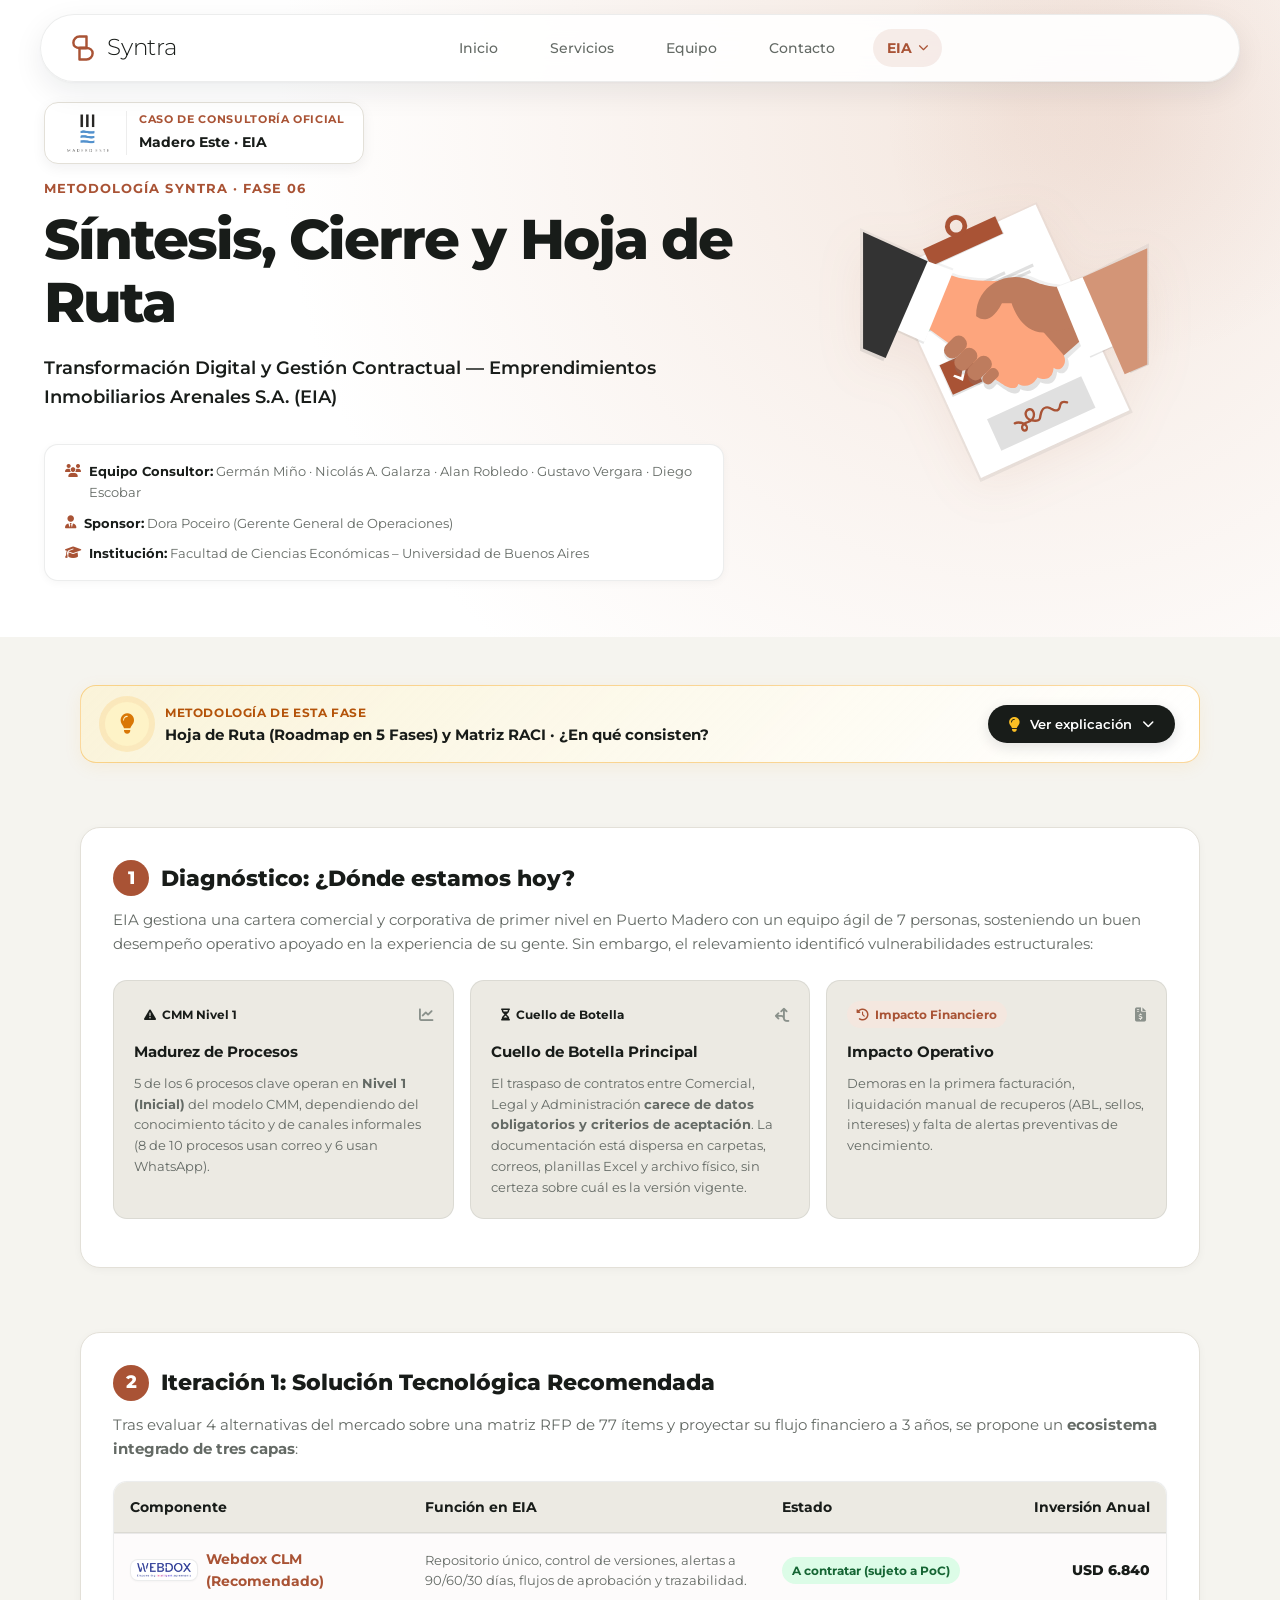
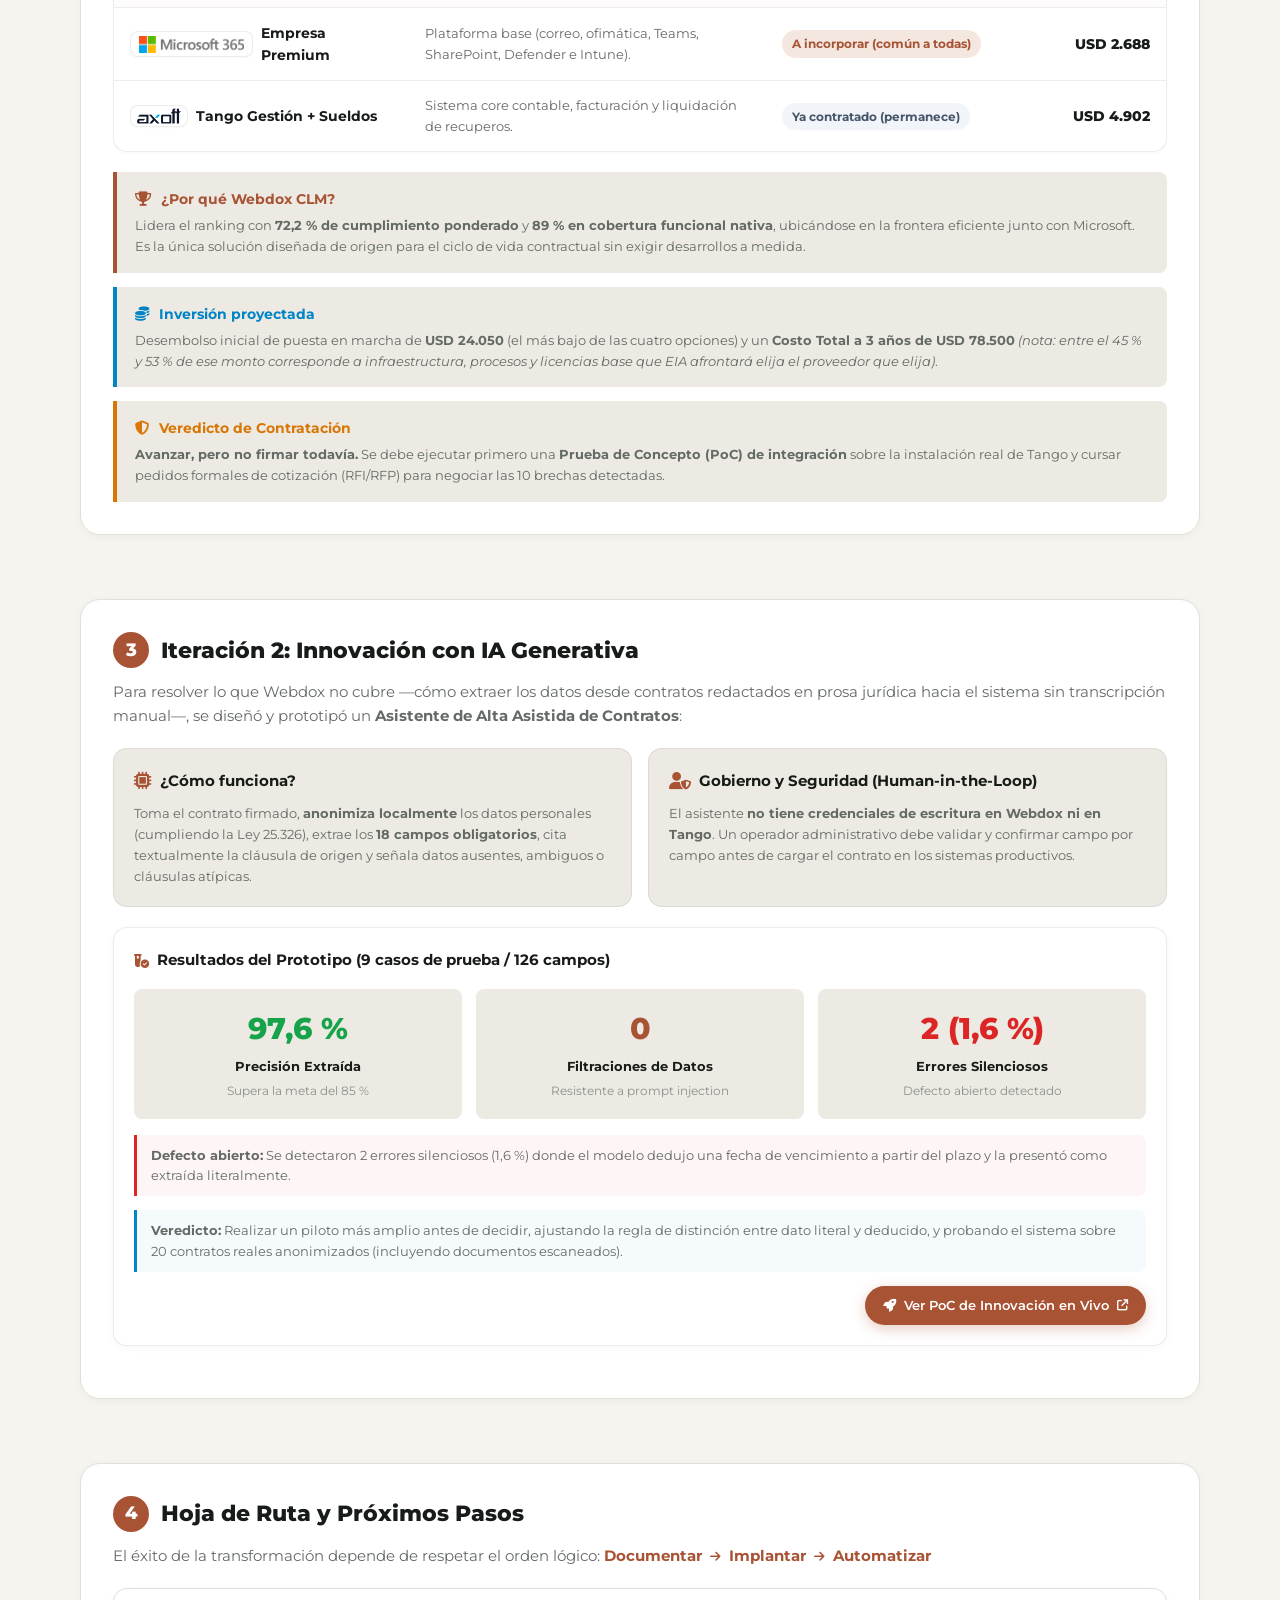
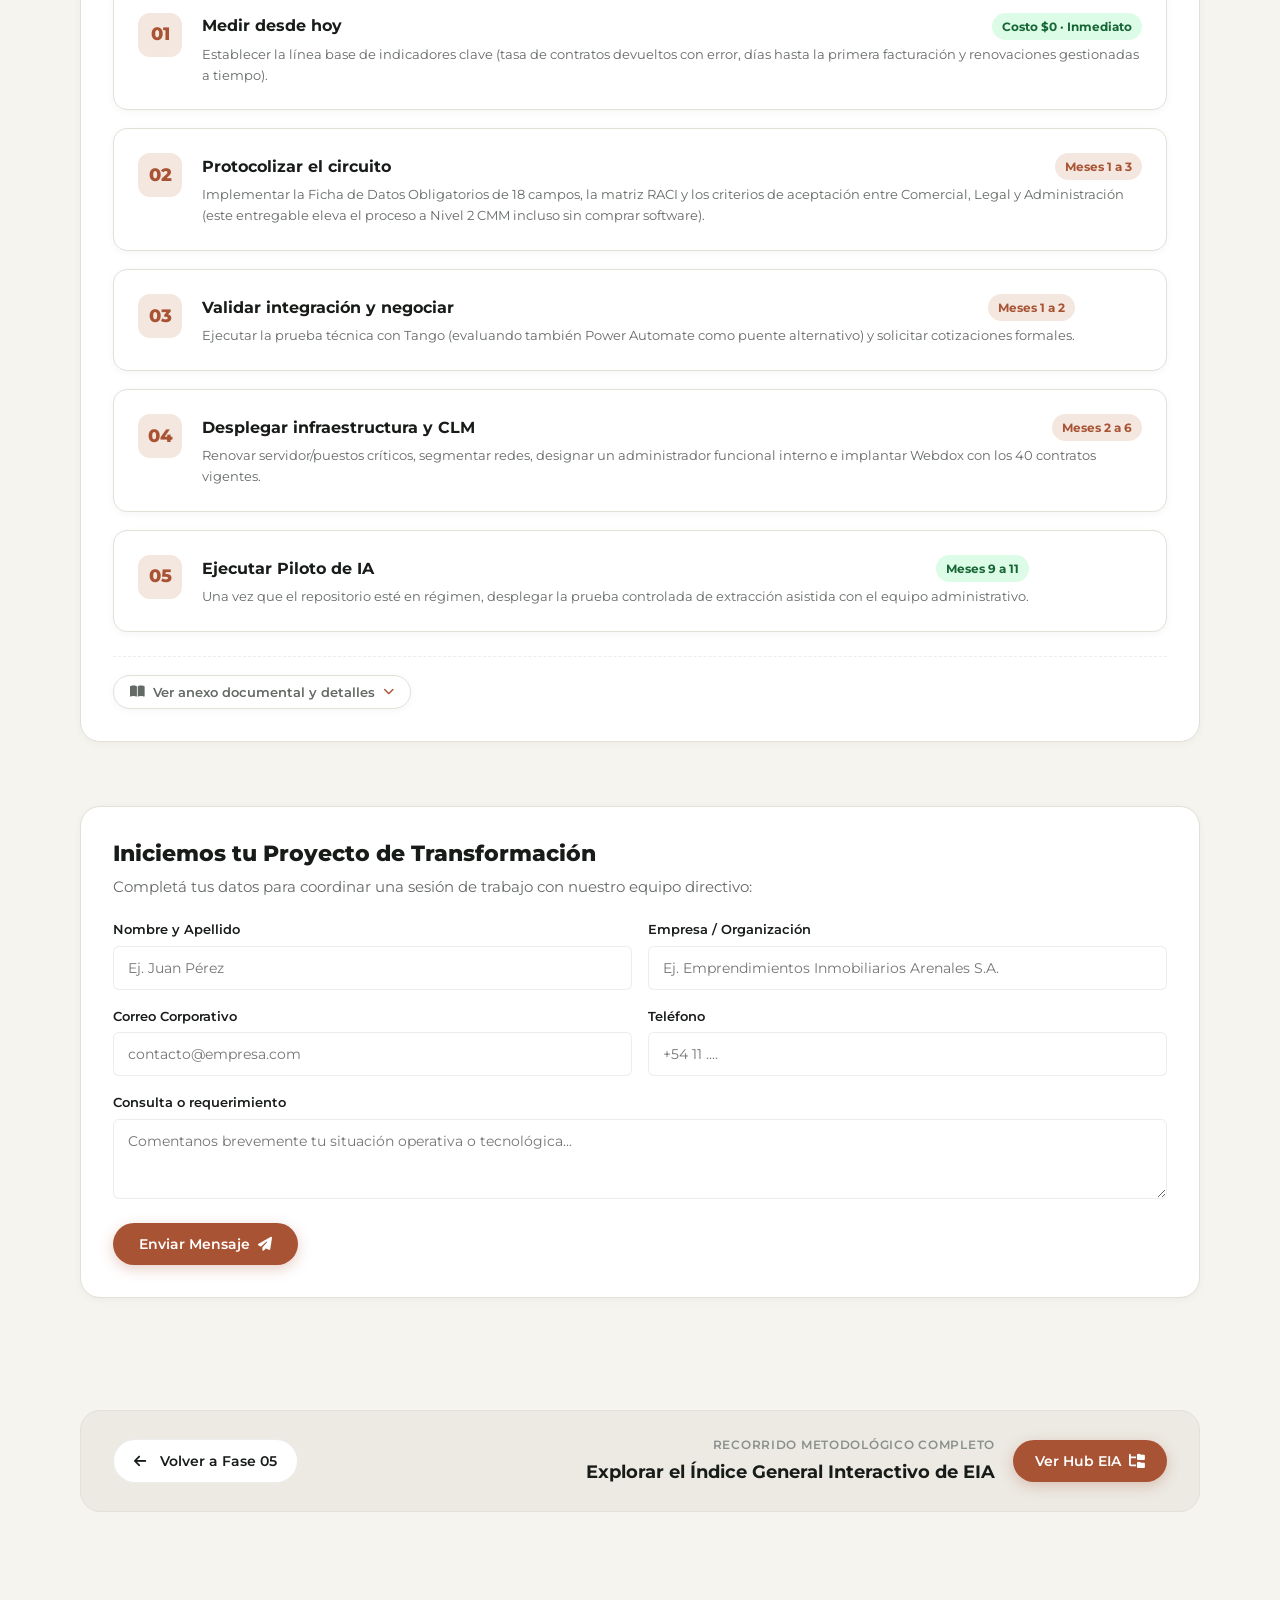
<file: 6-cierre.html>
<!DOCTYPE html>
<html lang="es">
<head>
  <meta charset="UTF-8">
  <meta name="viewport" content="width=device-width, initial-scale=1.0">
  <title>6. Síntesis, Cierre y Hoja de Ruta · Syntra Consulting</title>
  <meta name="description" content="Síntesis ejecutiva, cierre y hoja de ruta: Transformación Digital y Gestión Contractual para Emprendimientos Inmobiliarios Arenales S.A. (EIA).">
  
  <!-- Font Awesome Icons -->
  <link rel="stylesheet" href="https://cdnjs.cloudflare.com/ajax/libs/font-awesome/6.5.1/css/all.min.css">

  <!-- Google Fonts: Montserrat Exclusivamente -->
  <link rel="preconnect" href="https://fonts.googleapis.com">
  <link rel="preconnect" href="https://fonts.gstatic.com" crossorigin>
  <link href="https://fonts.googleapis.com/css2?family=Montserrat:ital,wght@0,300;0,400;0,500;0,600;0,700;0,800;0,900;1,300;1,400;1,500;1,600;1,700&display=swap" rel="stylesheet">

  <link rel="stylesheet" href="styles.css">
  <link rel="icon" type="image/svg+xml" href="assets/logo-symbol.svg">
</head>
<body>

  <!-- Site Header -->
  <header class="site-header" role="banner">
    <div class="container header-inner">
      <a href="index.html" class="brand-logo" aria-label="Syntra Consulting Inicio">
        <img src="assets/logo-symbol.svg" alt="Syntra" class="brand-logo-symbol">
        <span class="brand-logo-text">Syntra</span>
      </a>

      <!-- Navigation with EIA Dropdown -->
      <nav class="nav-container" role="navigation" aria-label="Navegación principal">
        <ul class="nav-menu">
          <li><a href="index.html" class="nav-link">Inicio</a></li>
          <li><a href="index.html#servicios" class="nav-link">Servicios</a></li>
          <li><a href="index.html#equipo" class="nav-link">Equipo</a></li>
          <li><a href="index.html#contacto" class="nav-link">Contacto</a></li>
          
          <li class="nav-item-dropdown">
            <a href="eia.html" class="nav-link active">
              <span>EIA</span>
              <i class="fa-solid fa-chevron-down" style="font-size:0.65rem;"></i>
            </a>
            <div class="nav-dropdown-menu">
              <a href="eia.html" class="nav-dropdown-item">
                <i class="fa-solid fa-folder-tree" style="color:var(--primary-blue);"></i>
                <span>Índice General EIA</span>
                <span class="nav-dropdown-badge">Hub</span>
              </a>
              <a href="1-entender-la-organizacion.html" class="nav-dropdown-item">
                <i class="fa-solid fa-magnifying-glass-chart"></i>
                <span>1. Entendiendo la organización</span>
              </a>
              <a href="2-definir-el-cambio.html" class="nav-dropdown-item">
                <i class="fa-solid fa-bullseye"></i>
                <span>2. Definiendo el cambio</span>
              </a>
              <a href="4-evaluar-opciones.html" class="nav-dropdown-item">
                <i class="fa-solid fa-scale-balanced"></i>
                <span>4. Evaluando opciones</span>
              </a>
              <a href="5-explorar-innovacion.html" class="nav-dropdown-item">
                <i class="fa-solid fa-robot"></i>
                <span>5. Explorando innovación</span>
              </a>
              <a href="6-cierre.html" class="nav-dropdown-item active">
                <i class="fa-solid fa-flag-checkered"></i>
                <span>6. Síntesis, Cierre y Hoja de Ruta</span>
              </a>
            </div>
          </li>
        </ul>
      </nav>

      <div class="header-actions">
        <button class="mobile-toggle" aria-label="Abrir menú" aria-expanded="false">
          <span></span><span></span><span></span>
        </button>
      </div>
    </div>
  </header>

  <main>

    <!-- Phase Hero Banner with unDraw Vector Illustration -->
    <section class="hero-section">
      <div class="ambient-glow"></div>
      <div class="container hero-with-illustration" style="position:relative; z-index:2;">
        
        <div>
          <div style="display:inline-flex; align-items:center; gap:14px; background:#FFFFFF; padding:8px 18px; border-radius:14px; border:1px solid var(--border-card); margin-bottom:14px; box-shadow:0 4px 14px rgba(15,23,42,0.06);">
            <img src="assets/madero-calidad.png" alt="Logo Madero Este · EIA" style="height:44px; width:auto; object-fit:contain; display:block;">
            <div style="border-left:1px solid var(--border-subtle); padding-left:12px;">
              <span style="font-size:0.6875rem; font-weight:700; text-transform:uppercase; letter-spacing:0.06em; color:var(--primary-blue); display:block;">Caso de Consultoría Oficial</span>
              <strong style="font-size:0.875rem; color:var(--text-main); font-weight:700;">Madero Este · EIA</strong>
            </div>
          </div>
          <span class="hero-kicker" style="display:block;">Metodología Syntra · Fase 06</span>
          <h1 class="hero-title" style="margin-top:4px;">
            Síntesis, Cierre y Hoja de Ruta
          </h1>
          <p class="hero-lead" style="max-width:680px; margin-top:14px; font-weight:600; color:var(--text-main);">
            Transformación Digital y Gestión Contractual — Emprendimientos Inmobiliarios Arenales S.A. (EIA)
          </p>

          <!-- Executive Project Meta Card -->
          <div style="margin-top:18px; background:#FFFFFF; border:1px solid var(--border-subtle); border-radius:var(--radius-md); padding:16px 20px; box-shadow:var(--shadow-sm); max-width:680px;">
            <div style="display:grid; grid-template-columns:1fr; gap:10px; font-size:0.8125rem;">
              <div style="display:flex; align-items:flex-start; gap:8px;">
                <i class="fa-solid fa-users" style="color:var(--primary-blue); margin-top:3px; flex-shrink:0;"></i>
                <div>
                  <strong style="color:var(--text-main);">Equipo Consultor:</strong>
                  <span style="color:var(--text-body);"> Germán Miño · Nicolás A. Galarza · Alan Robledo · Gustavo Vergara · Diego Escobar</span>
                </div>
              </div>
              <div style="display:flex; align-items:flex-start; gap:8px;">
                <i class="fa-solid fa-user-tie" style="color:var(--primary-blue); margin-top:3px; flex-shrink:0;"></i>
                <div>
                  <strong style="color:var(--text-main);">Sponsor:</strong>
                  <span style="color:var(--text-body);"> Dora Poceiro (Gerente General de Operaciones)</span>
                </div>
              </div>
              <div style="display:flex; align-items:flex-start; gap:8px;">
                <i class="fa-solid fa-graduation-cap" style="color:var(--primary-blue); margin-top:3px; flex-shrink:0;"></i>
                <div>
                  <strong style="color:var(--text-main);">Institución:</strong>
                  <span style="color:var(--text-body);"> Facultad de Ciencias Económicas – Universidad de Buenos Aires</span>
                </div>
              </div>
            </div>
          </div>
        </div>

        <div class="hero-illustration-box">
          <img src="assets/undraw_agreement.svg" alt="Ilustración Acuerdos y Hoja de Ruta EIA" class="undraw-img">
        </div>

      </div>
    </section>

    <!-- Content Layout Grid -->
    <section style="padding: 24px 0 96px;">
      <div class="container">
        
        <div class="spec-layout-grid">
          
          <!-- Main Column -->
          <div class="spec-main">
            
            <!-- Barra de Metodología con Popover Interactivo (Explicación Sencilla) -->
            <div class="methodology-bar-wrapper">
              <div class="methodology-pill-bar">
                <div class="methodology-pill-info">
                  <span class="methodology-bulb-badge" aria-hidden="true">
                    <i class="fa-solid fa-lightbulb"></i>
                  </span>
                  <div class="methodology-pill-texts">
                    <span class="methodology-pill-kicker">Metodología de esta fase</span>
                    <span class="methodology-pill-title">Hoja de Ruta (Roadmap en 5 Fases) y Matriz RACI · ¿En qué consisten?</span>
                  </div>
                </div>
                <button type="button" class="methodology-trigger-btn" aria-expanded="false" aria-controls="popover-metodologia-06">
                  <i class="fa-solid fa-lightbulb lightbulb-icon-glow"></i>
                  <span>Ver explicación</span>
                  <i class="fa-solid fa-chevron-down arrow-indicator"></i>
                </button>
              </div>

              <!-- Popover Desplegable -->
              <aside id="popover-metodologia-06" class="methodology-popover-box" role="region" aria-label="Metodología de Cierre y Hoja de Ruta">
                <div class="popover-header">
                  <div class="popover-badge-tag">
                    <i class="fa-solid fa-lightbulb"></i>
                    <span>Metodología Explicada Fácil</span>
                  </div>
                  <button type="button" class="popover-close-btn" aria-label="Cerrar explicación">
                    <i class="fa-solid fa-xmark"></i>
                  </button>
                </div>
                
                <h3 class="popover-headline">
                  ¿Qué es una Hoja de Ruta y una Matriz RACI?
                </h3>

                <div class="popover-explain-grid">
                  <!-- Bloque 1: ¿Qué es? -->
                  <div class="explain-card concept-card">
                    <div class="explain-card-header">
                      <span class="explain-card-icon concept-icon"><i class="fa-solid fa-timeline"></i></span>
                      <h4>¿Qué es?</h4>
                    </div>
                    <p>
                      Una <strong>Hoja de Ruta (Roadmap)</strong> es un cronograma visual que organiza la puesta en marcha de un proyecto en etapas consecutivas y manejables.<br><br>
                      La <strong>Matriz RACI</strong> es una tabla de gestión que define para cada tarea quién es el <strong>R</strong>esponsable de hacerla, quién la <strong>A</strong>prueba, a quién se le <strong>C</strong>onsulta y a quién se le <strong>I</strong>nforma.
                    </p>
                  </div>

                  <!-- Bloque 2: ¿En qué consiste? -->
                  <div class="explain-card steps-card">
                    <div class="explain-card-header">
                      <span class="explain-card-icon steps-icon"><i class="fa-solid fa-list-ol"></i></span>
                      <h4>¿En qué consiste el método? (Paso a paso)</h4>
                    </div>
                    <ul class="explain-steps-list">
                      <li>
                        <span class="explain-step-badge">1</span>
                        <span><strong>Dividir en 5 etapas secuenciales:</strong> Se organiza el plan de 12 meses en fases lógicas (firma de contrato, configuración técnica, pruebas piloto, capacitación y salida en vivo).</span>
                      </li>
                      <li>
                        <span class="explain-step-badge">2</span>
                        <span><strong>Asignar roles con RACI:</strong> Se define qué persona de la empresa y qué técnico del proveedor responde por cada entregable, evitando tareas 'huérfanas'.</span>
                      </li>
                      <li>
                        <span class="explain-step-badge">3</span>
                        <span><strong>Fijar hitos de control:</strong> Se establecen revisiones mensuales de avance para verificar el cumplimiento de fechas y presupuesto.</span>
                      </li>
                    </ul>
                  </div>

                  <!-- Bloque 3: ¿Para qué sirve? -->
                  <div class="explain-card value-card">
                    <div class="explain-card-header">
                      <span class="explain-card-icon value-icon"><i class="fa-solid fa-circle-check"></i></span>
                      <h4>¿Para qué sirve? (Resultado concreto)</h4>
                    </div>
                    <ul class="explain-value-list">
                      <li>
                        <i class="fa-solid fa-check"></i>
                        <span><strong>Claridad total de roles:</strong> Todo el equipo sabe qué tiene que hacer cada semana, cuándo y a quién debe reportar.</span>
                      </li>
                      <li>
                        <i class="fa-solid fa-check"></i>
                        <span><strong>Control de tiempos y costos:</strong> Permite detectar desvíos a tiempo para corregirlos sin retrasar el negocio.</span>
                      </li>
                      <li>
                        <i class="fa-solid fa-check"></i>
                        <span><strong>Acompañamiento humano:</strong> Asegura que el personal esté cómodo y capacitado antes del lanzamiento definitivo.</span>
                      </li>
                    </ul>
                  </div>
                </div>

                <div class="popover-simple-footer">
                  <span><i class="fa-solid fa-circle-info" style="color:var(--primary-blue); margin-right:6px;"></i> Conceptos de Plan de Acción, Cronograma por Olas y Matriz de Responsabilidades RACI.</span>
                  <span style="font-weight:600; color:var(--text-main);">Fase 06 · Cierre y Hoja de Ruta</span>
                </div>
              </aside>
            </div>

            <!-- SECCIÓN 1: Diagnóstico: ¿Dónde estamos hoy? -->
            <article class="visual-slide-card">
              <div style="display:flex; align-items:center; gap:12px; margin-bottom:12px;">
                <span style="width:36px; height:36px; border-radius:50%; background:var(--primary-blue); color:#FFFFFF; display:flex; align-items:center; justify-content:center; font-size:1.1rem; font-weight:800; flex-shrink:0;">1</span>
                <h2 class="visual-slide-title" style="margin:0;">Diagnóstico: ¿Dónde estamos hoy?</h2>
              </div>
              <p class="visual-lead-text">
                EIA gestiona una cartera comercial y corporativa de primer nivel en Puerto Madero con un equipo ágil de 7 personas, sosteniendo un buen desempeño operativo apoyado en la experiencia de su gente. Sin embargo, el relevamiento identificó vulnerabilidades estructurales:
              </p>

              <!-- 3 Diagnóstico Insight Cards -->
              <div style="display:grid; grid-template-columns:repeat(auto-fit, minmax(250px, 1fr)); gap:16px; margin:24px 0 16px;">
                
                <div style="background:var(--bg-surface); border:1px solid var(--border-subtle); border-radius:var(--radius-md); padding:20px; display:flex; flex-direction:column; justify-content:space-between;">
                  <div>
                    <div style="display:flex; align-items:center; justify-content:space-between; margin-bottom:12px;">
                      <span class="badge-status danger" style="font-size:0.75rem;"><i class="fa-solid fa-triangle-exclamation"></i> CMM Nivel 1</span>
                      <i class="fa-solid fa-chart-line" style="color:var(--text-muted); font-size:0.9rem;"></i>
                    </div>
                    <h4 style="font-size:0.95rem; margin:0 0 8px 0; color:var(--text-main);">Madurez de Procesos</h4>
                    <p style="font-size:0.8125rem; color:var(--text-body); line-height:1.6; margin:0;">
                      5 de los 6 procesos clave operan en <strong>Nivel 1 (Inicial)</strong> del modelo CMM, dependiendo del conocimiento tácito y de canales informales (8 de 10 procesos usan correo y 6 usan WhatsApp).
                    </p>
                  </div>
                </div>

                <div style="background:var(--bg-surface); border:1px solid var(--border-subtle); border-radius:var(--radius-md); padding:20px; display:flex; flex-direction:column; justify-content:space-between;">
                  <div>
                    <div style="display:flex; align-items:center; justify-content:space-between; margin-bottom:12px;">
                      <span class="badge-status warning" style="font-size:0.75rem;"><i class="fa-solid fa-hourglass-half"></i> Cuello de Botella</span>
                      <i class="fa-solid fa-arrows-split-up-and-left" style="color:var(--text-muted); font-size:0.9rem;"></i>
                    </div>
                    <h4 style="font-size:0.95rem; margin:0 0 8px 0; color:var(--text-main);">Cuello de Botella Principal</h4>
                    <p style="font-size:0.8125rem; color:var(--text-body); line-height:1.6; margin:0;">
                      El traspaso de contratos entre Comercial, Legal y Administración <strong>carece de datos obligatorios y criterios de aceptación</strong>. La documentación está dispersa en carpetas, correos, planillas Excel y archivo físico, sin certeza sobre cuál es la versión vigente.
                    </p>
                  </div>
                </div>

                <div style="background:var(--bg-surface); border:1px solid var(--border-subtle); border-radius:var(--radius-md); padding:20px; display:flex; flex-direction:column; justify-content:space-between;">
                  <div>
                    <div style="display:flex; align-items:center; justify-content:space-between; margin-bottom:12px;">
                      <span class="badge-status info" style="font-size:0.75rem;"><i class="fa-solid fa-clock-rotate-left"></i> Impacto Financiero</span>
                      <i class="fa-solid fa-file-invoice-dollar" style="color:var(--text-muted); font-size:0.9rem;"></i>
                    </div>
                    <h4 style="font-size:0.95rem; margin:0 0 8px 0; color:var(--text-main);">Impacto Operativo</h4>
                    <p style="font-size:0.8125rem; color:var(--text-body); line-height:1.6; margin:0;">
                      Demoras en la primera facturación, liquidación manual de recuperos (ABL, sellos, intereses) y falta de alertas preventivas de vencimiento.
                    </p>
                  </div>
                </div>

              </div>
            </article>

            <!-- SECCIÓN 2: Iteración 1: Solución Tecnológica Recomendada -->
            <article class="visual-slide-card">
              <div style="display:flex; align-items:center; gap:12px; margin-bottom:12px;">
                <span style="width:36px; height:36px; border-radius:50%; background:var(--primary-blue); color:#FFFFFF; display:flex; align-items:center; justify-content:center; font-size:1.1rem; font-weight:800; flex-shrink:0;">2</span>
                <h2 class="visual-slide-title" style="margin:0;">Iteración 1: Solución Tecnológica Recomendada</h2>
              </div>
              <p class="visual-lead-text">
                Tras evaluar 4 alternativas del mercado sobre una matriz RFP de 77 ítems y proyectar su flujo financiero a 3 años, se propone un <strong>ecosistema integrado de tres capas</strong>:
              </p>

              <!-- Tabla de Componentes Tecnológicos -->
              <div style="overflow-x:auto; margin:20px 0; border:1px solid var(--border-subtle); border-radius:var(--radius-md); background:#FFFFFF; box-shadow:0 1px 3px rgba(0,0,0,0.03);">
                <table style="width:100%; border-collapse:collapse; text-align:left; font-size:0.875rem;">
                  <thead>
                    <tr style="background:var(--bg-surface); border-bottom:2px solid var(--border-subtle);">
                      <th style="padding:14px 16px; font-weight:700; color:var(--text-main); width:28%;">Componente</th>
                      <th style="padding:14px 16px; font-weight:700; color:var(--text-main);">Función en EIA</th>
                      <th style="padding:14px 16px; font-weight:700; color:var(--text-main); width:22%;">Estado</th>
                      <th style="padding:14px 16px; font-weight:700; color:var(--text-main); text-align:right; width:16%;">Inversión Anual</th>
                    </tr>
                  </thead>
                  <tbody>
                    <tr style="border-bottom:1px solid var(--border-subtle); background:rgba(169,83,53,0.02);">
                      <td style="padding:14px 16px;">
                        <div style="display:flex; align-items:center; gap:8px;">
                          <span class="vendor-inline-badge" style="padding:2px 6px;"><img src="assets/Webdox.png" alt="Webdox"></span>
                          <strong style="color:var(--primary-blue);">Webdox CLM (Recomendado)</strong>
                        </div>
                      </td>
                      <td style="padding:14px 16px; color:var(--text-body); font-size:0.8125rem;">
                        Repositorio único, control de versiones, alertas a 90/60/30 días, flujos de aprobación y trazabilidad.
                      </td>
                      <td style="padding:14px 16px;">
                        <span class="badge-status success" style="font-size:0.75rem;">A contratar (sujeto a PoC)</span>
                      </td>
                      <td style="padding:14px 16px; font-weight:800; color:var(--text-main); text-align:right;">
                        USD 6.840
                      </td>
                    </tr>
                    <tr style="border-bottom:1px solid var(--border-subtle);">
                      <td style="padding:14px 16px;">
                        <div style="display:flex; align-items:center; gap:8px;">
                          <span class="vendor-inline-badge" style="padding:3px 8px;" title="Microsoft 365 Empresa Premium"><img src="assets/microsoft-365.png" alt="Microsoft 365" style="height:18px; width:auto; display:block;"></span>
                          <strong style="color:var(--text-main);">Empresa Premium</strong>
                        </div>
                      </td>
                      <td style="padding:14px 16px; color:var(--text-body); font-size:0.8125rem;">
                        Plataforma base (correo, ofimática, Teams, SharePoint, Defender e Intune).
                      </td>
                      <td style="padding:14px 16px;">
                        <span class="badge-status info" style="font-size:0.75rem;">A incorporar (común a todas)</span>
                      </td>
                      <td style="padding:14px 16px; font-weight:800; color:var(--text-main); text-align:right;">
                        USD 2.688
                      </td>
                    </tr>
                    <tr>
                      <td style="padding:14px 16px;">
                        <div style="display:flex; align-items:center; gap:8px;">
                          <span class="vendor-inline-badge" style="padding:2px 6px;"><img src="assets/logo-axoft-dark.png" alt="Axoft"></span>
                          <strong style="color:var(--text-main);">Tango Gestión + Sueldos</strong>
                        </div>
                      </td>
                      <td style="padding:14px 16px; color:var(--text-body); font-size:0.8125rem;">
                        Sistema core contable, facturación y liquidación de recuperos.
                      </td>
                      <td style="padding:14px 16px;">
                        <span class="badge-status" style="background:#F1F5F9; color:#475569; font-size:0.75rem;">Ya contratado (permanece)</span>
                      </td>
                      <td style="padding:14px 16px; font-weight:800; color:var(--text-main); text-align:right;">
                        USD 4.902
                      </td>
                    </tr>
                  </tbody>
                </table>
              </div>

              <!-- Puntos Clave de Justificación -->
              <div style="display:flex; flex-direction:column; gap:14px; margin-top:20px;">
                <div style="background:var(--bg-surface); border-left:4px solid var(--primary-blue); padding:16px 18px; border-radius:0 var(--radius-sm) var(--radius-sm) 0;">
                  <strong style="color:var(--primary-blue); display:block; margin-bottom:4px; font-size:0.9rem;">
                    <i class="fa-solid fa-trophy" style="margin-right:6px;"></i> ¿Por qué Webdox CLM?
                  </strong>
                  <p style="font-size:0.8125rem; color:var(--text-body); margin:0; line-height:1.6;">
                    Lidera el ranking con <strong>72,2 % de cumplimiento ponderado</strong> y <strong>89 % en cobertura funcional nativa</strong>, ubicándose en la frontera eficiente junto con Microsoft. Es la única solución diseñada de origen para el ciclo de vida contractual sin exigir desarrollos a medida.
                  </p>
                </div>

                <div style="background:var(--bg-surface); border-left:4px solid #0284C7; padding:16px 18px; border-radius:0 var(--radius-sm) var(--radius-sm) 0;">
                  <strong style="color:#0284C7; display:block; margin-bottom:4px; font-size:0.9rem;">
                    <i class="fa-solid fa-coins" style="margin-right:6px;"></i> Inversión proyectada
                  </strong>
                  <p style="font-size:0.8125rem; color:var(--text-body); margin:0; line-height:1.6;">
                    Desembolso inicial de puesta en marcha de <strong>USD 24.050</strong> (el más bajo de las cuatro opciones) y un <strong>Costo Total a 3 años de USD 78.500</strong> <em>(nota: entre el 45 % y 53 % de ese monto corresponde a infraestructura, procesos y licencias base que EIA afrontará elija el proveedor que elija)</em>.
                  </p>
                </div>

                <div style="background:var(--bg-surface); border-left:4px solid #D97706; padding:16px 18px; border-radius:0 var(--radius-sm) var(--radius-sm) 0;">
                  <strong style="color:#D97706; display:block; margin-bottom:4px; font-size:0.9rem;">
                    <i class="fa-solid fa-shield-halved" style="margin-right:6px;"></i> Veredicto de Contratación
                  </strong>
                  <p style="font-size:0.8125rem; color:var(--text-body); margin:0; line-height:1.6;">
                    <strong>Avanzar, pero no firmar todavía.</strong> Se debe ejecutar primero una <strong>Prueba de Concepto (PoC) de integración</strong> sobre la instalación real de Tango y cursar pedidos formales de cotización (RFI/RFP) para negociar las 10 brechas detectadas.
                  </p>
                </div>
              </div>
            </article>

            <!-- SECCIÓN 3: Iteración 2: Innovación con IA Generativa -->
            <article class="visual-slide-card">
              <div style="display:flex; align-items:center; gap:12px; margin-bottom:12px;">
                <span style="width:36px; height:36px; border-radius:50%; background:var(--primary-blue); color:#FFFFFF; display:flex; align-items:center; justify-content:center; font-size:1.1rem; font-weight:800; flex-shrink:0;">3</span>
                <h2 class="visual-slide-title" style="margin:0;">Iteración 2: Innovación con IA Generativa</h2>
              </div>
              <p class="visual-lead-text">
                Para resolver lo que Webdox no cubre —cómo extraer los datos desde contratos redactados en prosa jurídica hacia el sistema sin transcripción manual—, se diseñó y prototipó un <strong>Asistente de Alta Asistida de Contratos</strong>:
              </p>

              <!-- ¿Cómo funciona? & Gobierno (Human-in-the-Loop) -->
              <div style="display:grid; grid-template-columns:repeat(auto-fit, minmax(260px, 1fr)); gap:16px; margin:20px 0;">
                
                <div style="background:var(--bg-surface); border:1px solid var(--border-subtle); border-radius:var(--radius-md); padding:20px;">
                  <div style="display:flex; align-items:center; gap:8px; margin-bottom:10px;">
                    <i class="fa-solid fa-microchip" style="color:var(--primary-blue); font-size:1.1rem;"></i>
                    <h4 style="margin:0; font-size:0.95rem; color:var(--text-main);">¿Cómo funciona?</h4>
                  </div>
                  <p style="font-size:0.8125rem; color:var(--text-body); line-height:1.6; margin:0;">
                    Toma el contrato firmado, <strong>anonimiza localmente</strong> los datos personales (cumpliendo la Ley 25.326), extrae los <strong>18 campos obligatorios</strong>, cita textualmente la cláusula de origen y señala datos ausentes, ambiguos o cláusulas atípicas.
                  </p>
                </div>

                <div style="background:var(--bg-surface); border:1px solid var(--border-subtle); border-radius:var(--radius-md); padding:20px;">
                  <div style="display:flex; align-items:center; gap:8px; margin-bottom:10px;">
                    <i class="fa-solid fa-user-shield" style="color:var(--primary-blue); font-size:1.1rem;"></i>
                    <h4 style="margin:0; font-size:0.95rem; color:var(--text-main);">Gobierno y Seguridad (Human-in-the-Loop)</h4>
                  </div>
                  <p style="font-size:0.8125rem; color:var(--text-body); line-height:1.6; margin:0;">
                    El asistente <strong>no tiene credenciales de escritura en Webdox ni en Tango</strong>. Un operador administrativo debe validar y confirmar campo por campo antes de cargar el contrato en los sistemas productivos.
                  </p>
                </div>

              </div>

              <!-- Resultados del Prototipo -->
              <div style="background:#FFFFFF; border:1px solid var(--border-subtle); border-radius:var(--radius-md); padding:20px; box-shadow:var(--shadow-sm); margin:20px 0;">
                <h4 style="font-size:0.95rem; color:var(--text-main); margin:0 0 16px 0; display:flex; align-items:center; gap:8px;">
                  <i class="fa-solid fa-vial-circle-check" style="color:var(--primary-blue);"></i>
                  Resultados del Prototipo (9 casos de prueba / 126 campos)
                </h4>

                <div style="display:grid; grid-template-columns:repeat(auto-fit, minmax(210px, 1fr)); gap:14px; margin-bottom:16px;">
                  <div style="background:var(--bg-surface); border-radius:var(--radius-sm); padding:16px; text-align:center;">
                    <div style="font-size:1.85rem; font-weight:800; color:#16A34A;">97,6 %</div>
                    <strong style="font-size:0.8125rem; display:block; margin-top:4px;">Precisión Extraída</strong>
                    <span style="font-size:0.75rem; color:var(--text-muted);">Supera la meta del 85 %</span>
                  </div>

                  <div style="background:var(--bg-surface); border-radius:var(--radius-sm); padding:16px; text-align:center;">
                    <div style="font-size:1.85rem; font-weight:800; color:var(--primary-blue);">0</div>
                    <strong style="font-size:0.8125rem; display:block; margin-top:4px;">Filtraciones de Datos</strong>
                    <span style="font-size:0.75rem; color:var(--text-muted);">Resistente a prompt injection</span>
                  </div>

                  <div style="background:var(--bg-surface); border-radius:var(--radius-sm); padding:16px; text-align:center;">
                    <div style="font-size:1.85rem; font-weight:800; color:#DC2626;">2 (1,6 %)</div>
                    <strong style="font-size:0.8125rem; display:block; margin-top:4px;">Errores Silenciosos</strong>
                    <span style="font-size:0.75rem; color:var(--text-muted);">Defecto abierto detectado</span>
                  </div>
                </div>

                <div style="font-size:0.8125rem; color:var(--text-body); line-height:1.6; background:rgba(220,38,38,0.04); border-left:3px solid #DC2626; padding:10px 14px; border-radius:0 var(--radius-sm) var(--radius-sm) 0; margin-bottom:14px;">
                  <strong>Defecto abierto:</strong> Se detectaron 2 errores silenciosos (1,6 %) donde el modelo dedujo una fecha de vencimiento a partir del plazo y la presentó como extraída literalmente.
                </div>

                <div style="font-size:0.8125rem; color:var(--text-body); line-height:1.6; background:rgba(2,132,199,0.04); border-left:3px solid #0284C7; padding:10px 14px; border-radius:0 var(--radius-sm) var(--radius-sm) 0; margin-bottom:14px;">
                  <strong>Veredicto:</strong> Realizar un piloto más amplio antes de decidir, ajustando la regla de distinción entre dato literal y deducido, y probando el sistema sobre 20 contratos reales anonimizados (incluyendo documentos escaneados).
                </div>

                <div style="text-align:right;">
                  <a href="https://madero-este-welcome-portal.lovable.app/app" target="_blank" rel="noopener noreferrer" class="btn-primary" style="display:inline-flex; align-items:center; gap:8px; padding:9px 18px; font-size:0.8125rem;">
                    <i class="fa-solid fa-rocket"></i>
                    <span>Ver PoC de Innovación en Vivo</span>
                    <i class="fa-solid fa-arrow-up-right-from-square" style="font-size:0.7rem;"></i>
                  </a>
                </div>
              </div>
            </article>

            <!-- SECCIÓN 4: Hoja de Ruta y Próximos Pasos -->
            <article class="visual-slide-card">
              <div style="display:flex; align-items:center; gap:12px; margin-bottom:12px;">
                <span style="width:36px; height:36px; border-radius:50%; background:var(--primary-blue); color:#FFFFFF; display:flex; align-items:center; justify-content:center; font-size:1.1rem; font-weight:800; flex-shrink:0;">4</span>
                <h2 class="visual-slide-title" style="margin:0;">Hoja de Ruta y Próximos Pasos</h2>
              </div>
              <p class="visual-lead-text">
                El éxito de la transformación depende de respetar el orden lógico:
                <strong style="color:var(--primary-blue);">Documentar <i class="fa-solid fa-arrow-right" style="font-size:0.75rem; margin:0 4px;"></i> Implantar <i class="fa-solid fa-arrow-right" style="font-size:0.75rem; margin:0 4px;"></i> Automatizar</strong>
              </p>

              <!-- Flow Stepper Cards -->
              <div class="flow-roadmap" style="margin:20px 0;">
                
                <div class="flow-step-card">
                  <div class="flow-step-num">01</div>
                  <div class="flow-step-content">
                    <div style="display:flex; justify-content:space-between; align-items:center; margin-bottom:4px; flex-wrap:wrap; gap:6px;">
                      <h4 style="margin:0;">Medir desde hoy</h4>
                      <span class="badge-status success" style="font-size:0.75rem;">Costo $0 · Inmediato</span>
                    </div>
                    <p style="font-size:0.8125rem; color:var(--text-body); margin:0;">
                      Establecer la línea base de indicadores clave (tasa de contratos devueltos con error, días hasta la primera facturación y renovaciones gestionadas a tiempo).
                    </p>
                  </div>
                </div>

                <div class="flow-step-card">
                  <div class="flow-step-num">02</div>
                  <div class="flow-step-content">
                    <div style="display:flex; justify-content:space-between; align-items:center; margin-bottom:4px; flex-wrap:wrap; gap:6px;">
                      <h4 style="margin:0;">Protocolizar el circuito</h4>
                      <span class="badge-status info" style="font-size:0.75rem;">Meses 1 a 3</span>
                    </div>
                    <p style="font-size:0.8125rem; color:var(--text-body); margin:0;">
                      Implementar la Ficha de Datos Obligatorios de 18 campos, la matriz RACI y los criterios de aceptación entre Comercial, Legal y Administración (este entregable eleva el proceso a Nivel 2 CMM incluso sin comprar software).
                    </p>
                  </div>
                </div>

                <div class="flow-step-card">
                  <div class="flow-step-num">03</div>
                  <div class="flow-step-content">
                    <div style="display:flex; justify-content:space-between; align-items:center; margin-bottom:4px; flex-wrap:wrap; gap:6px;">
                      <h4 style="margin:0;">Validar integración y negociar</h4>
                      <span class="badge-status info" style="font-size:0.75rem;">Meses 1 a 2</span>
                    </div>
                    <p style="font-size:0.8125rem; color:var(--text-body); margin:0;">
                      Ejecutar la prueba técnica con Tango (evaluando también Power Automate como puente alternativo) y solicitar cotizaciones formales.
                    </p>
                  </div>
                </div>

                <div class="flow-step-card">
                  <div class="flow-step-num">04</div>
                  <div class="flow-step-content">
                    <div style="display:flex; justify-content:space-between; align-items:center; margin-bottom:4px; flex-wrap:wrap; gap:6px;">
                      <h4 style="margin:0;">Desplegar infraestructura y CLM</h4>
                      <span class="badge-status info" style="font-size:0.75rem;">Meses 2 a 6</span>
                    </div>
                    <p style="font-size:0.8125rem; color:var(--text-body); margin:0;">
                      Renovar servidor/puestos críticos, segmentar redes, designar un administrador funcional interno e implantar Webdox con los 40 contratos vigentes.
                    </p>
                  </div>
                </div>

                <div class="flow-step-card">
                  <div class="flow-step-num">05</div>
                  <div class="flow-step-content">
                    <div style="display:flex; justify-content:space-between; align-items:center; margin-bottom:4px; flex-wrap:wrap; gap:6px;">
                      <h4 style="margin:0;">Ejecutar Piloto de IA</h4>
                      <span class="badge-status success" style="font-size:0.75rem;">Meses 9 a 11</span>
                    </div>
                    <p style="font-size:0.8125rem; color:var(--text-body); margin:0;">
                      Una vez que el repositorio esté en régimen, desplegar la prueba controlada de extracción asistida con el equipo administrativo.
                    </p>
                  </div>
                </div>

              </div>

              <!-- Collapsible Annex: Template 11 -->
              <div class="annex-box">
                <button type="button" class="annex-toggle-btn" aria-expanded="false">
                  <i class="fa-solid fa-book-open"></i>
                  <span class="toggle-label">Ver anexo documental y detalles</span>
                  <i class="fa-solid fa-chevron-down chevron-icon"></i>
                </button>
                <div class="annex-body">
                  <div class="annex-header">
                    <span><i class="fa-solid fa-file-lines"></i> Anexo Metodológico · Template 11 Síntesis Ejecutiva Completa</span>
                    <a href="https://drive.google.com/file/d/1xOm3OdCKKCjckehVkhuSz0wABnoqFOnC/view?usp=drive_link" target="_blank" rel="noopener noreferrer" class="annex-pdf-link" title="Abrir T-11 Carpeta de Cierre del Proyecto en Google Drive">
                      <i class="fa-solid fa-file-pdf"></i> T-11 PDF <i class="fa-solid fa-arrow-up-right-from-square" style="font-size:0.7rem;"></i>
                    </a>
                  </div>
                  <p><strong>Gobernanza del Proyecto:</strong> La Gerencia General de EIA actuará como Sponsor Ejecutivo. Se designará a un Líder Funcional en Administración para coordinar los testeos de integración con Tango y asegurar la adherencia a la matriz RACI.</p>
                </div>
              </div>
            </article>

            <!-- Formulario de Contacto (#contacto) -->
            <article class="visual-slide-card" id="contacto">
              <h2 class="visual-slide-title">Iniciemos tu Proyecto de Transformación</h2>
              <p class="visual-lead-text">
                Completá tus datos para coordinar una sesión de trabajo con nuestro equipo directivo:
              </p>

              <form class="contact-form-clean" onsubmit="event.preventDefault(); alert('Gracias por su mensaje. Un consultor senior de Syntra se comunicará con usted a la brevedad.');" style="display:flex; flex-direction:column; gap:16px;">
                <div style="display:grid; grid-template-columns:1fr 1fr; gap:16px;">
                  <div>
                    <label style="display:block; font-size:0.8125rem; font-weight:600; color:var(--text-main); margin-bottom:6px;">Nombre y Apellido</label>
                    <input type="text" required placeholder="Ej. Juan Pérez" style="width:100%; padding:12px 14px; border:1px solid var(--border-subtle); border-radius:6px; font-family:var(--font-main); font-size:0.875rem;">
                  </div>
                  <div>
                    <label style="display:block; font-size:0.8125rem; font-weight:600; color:var(--text-main); margin-bottom:6px;">Empresa / Organización</label>
                    <input type="text" required placeholder="Ej. Emprendimientos Inmobiliarios Arenales S.A." style="width:100%; padding:12px 14px; border:1px solid var(--border-subtle); border-radius:6px; font-family:var(--font-main); font-size:0.875rem;">
                  </div>
                </div>

                <div style="display:grid; grid-template-columns:1fr 1fr; gap:16px;">
                  <div>
                    <label style="display:block; font-size:0.8125rem; font-weight:600; color:var(--text-main); margin-bottom:6px;">Correo Corporativo</label>
                    <input type="email" required placeholder="contacto@empresa.com" style="width:100%; padding:12px 14px; border:1px solid var(--border-subtle); border-radius:6px; font-family:var(--font-main); font-size:0.875rem;">
                  </div>
                  <div>
                    <label style="display:block; font-size:0.8125rem; font-weight:600; color:var(--text-main); margin-bottom:6px;">Teléfono</label>
                    <input type="tel" placeholder="+54 11 ...." style="width:100%; padding:12px 14px; border:1px solid var(--border-subtle); border-radius:6px; font-family:var(--font-main); font-size:0.875rem;">
                  </div>
                </div>

                <div>
                  <label style="display:block; font-size:0.8125rem; font-weight:600; color:var(--text-main); margin-bottom:6px;">Consulta o requerimiento</label>
                  <textarea rows="3" required placeholder="Comentanos brevemente tu situación operativa o tecnológica..." style="width:100%; padding:12px 14px; border:1px solid var(--border-subtle); border-radius:6px; font-family:var(--font-main); font-size:0.875rem; resize:vertical;"></textarea>
                </div>

                <button type="submit" class="btn-primary" style="align-self:flex-start; padding:12px 26px;">
                  <span>Enviar Mensaje</span>
                  <span class="arrow"><i class="fa-solid fa-paper-plane"></i></span>
                </button>
              </form>
            </article>

            <!-- Navigation Dock with Previous and Hub Link -->
            <div class="next-phase-dock" style="display:flex; justify-content:space-between; align-items:center; flex-wrap:wrap; gap:16px;">
              <a href="5-explorar-innovacion.html" class="btn-secondary" style="padding:10px 20px; font-size:0.875rem;">
                <span class="arrow" style="margin-right:6px;"><i class="fa-solid fa-arrow-left"></i></span>
                <span>Volver a Fase 05</span>
              </a>
              <div style="display:flex; align-items:center; gap:18px; flex-wrap:wrap; margin-left:auto;">
                <div class="next-phase-info" style="text-align:right;">
                  <span class="next-phase-label">Recorrido Metodológico Completo</span>
                  <span class="next-phase-title">Explorar el Índice General Interactivo de EIA</span>
                </div>
                <a href="eia.html" class="btn-primary">
                  <span>Ver Hub EIA</span>
                  <span class="arrow"><i class="fa-solid fa-folder-tree"></i></span>
                </a>
              </div>
            </div>

          </div>

        </div>

      </div>
    </section>

  </main>

  <!-- Mega Footer -->
  <footer class="mega-footer" role="contentinfo">
    <div class="footer-watermark">SYNTRA</div>
    <div class="container">
      <div class="footer-grid">
        <div class="footer-brand-col">
          <a href="index.html" class="brand-logo" style="color:#FFFFFF;">
            <span class="footer-logo-wrap">
              <img src="assets/logo-crop.png" alt="Syntra Consulting" class="footer-logo-img">
            </span>
          </a>
          <p class="footer-desc">
            Syntra Consulting · Metodología de transformación y arquitectura empresarial.
          </p>
        </div>

        <div>
          <h4 class="footer-col-title">Caso EIA</h4>
          <ul class="footer-links-list">
            <li class="footer-link-item"><a href="eia.html">Índice General EIA</a></li>
            <li class="footer-link-item"><a href="1-entender-la-organizacion.html">1. Entendiendo la organización</a></li>
            <li class="footer-link-item"><a href="2-definir-el-cambio.html">2. Definiendo el cambio</a></li>
            <li class="footer-link-item"><a href="4-evaluar-opciones.html">4. Evaluando opciones</a></li>
            <li class="footer-link-item"><a href="5-explorar-innovacion.html">5. Explorando innovación</a></li>
            <li class="footer-link-item"><a href="6-cierre.html">6. Síntesis, Cierre y Hoja de Ruta</a></li>
          </ul>
        </div>

        <div>
          <h4 class="footer-col-title">Templates Aplicados</h4>
          <ul class="footer-links-list">
            <li class="footer-link-item"><a href="1-entender-la-organizacion.html">T-01 Relevamiento</a></li>
            <li class="footer-link-item"><a href="1-entender-la-organizacion.html">T-02 Diagnóstico Actual</a></li>
            <li class="footer-link-item"><a href="2-definir-el-cambio.html">T-03 Visión & T-04 Brechas</a></li>
            <li class="footer-link-item"><a href="4-evaluar-opciones.html">T-05 a T-08 RFP & TCO</a></li>
            <li class="footer-link-item"><a href="5-explorar-innovacion.html">T-09 & T-10 Innovación e IA</a></li>
            <li class="footer-link-item"><a href="6-cierre.html">T-11 Síntesis Ejecutiva</a></li>
          </ul>
        </div>

        <div>
          <h4 class="footer-col-title">Contacto</h4>
          <p class="footer-desc">
            contacto@syntra.com · Juana Manso 205, Puerto Madero, CABA
          </p>
        </div>
      </div>

      <div class="footer-bottom-bar">
        <div>Copyright 2026 · Syntra Consulting</div>
        <div class="footer-legal-links">
          <a href="#">Términos</a>
          <a href="#">Privacidad</a>
        </div>
      </div>
    </div>
  </footer>

  <script src="script.js"></script>
</body>
</html>
</file>
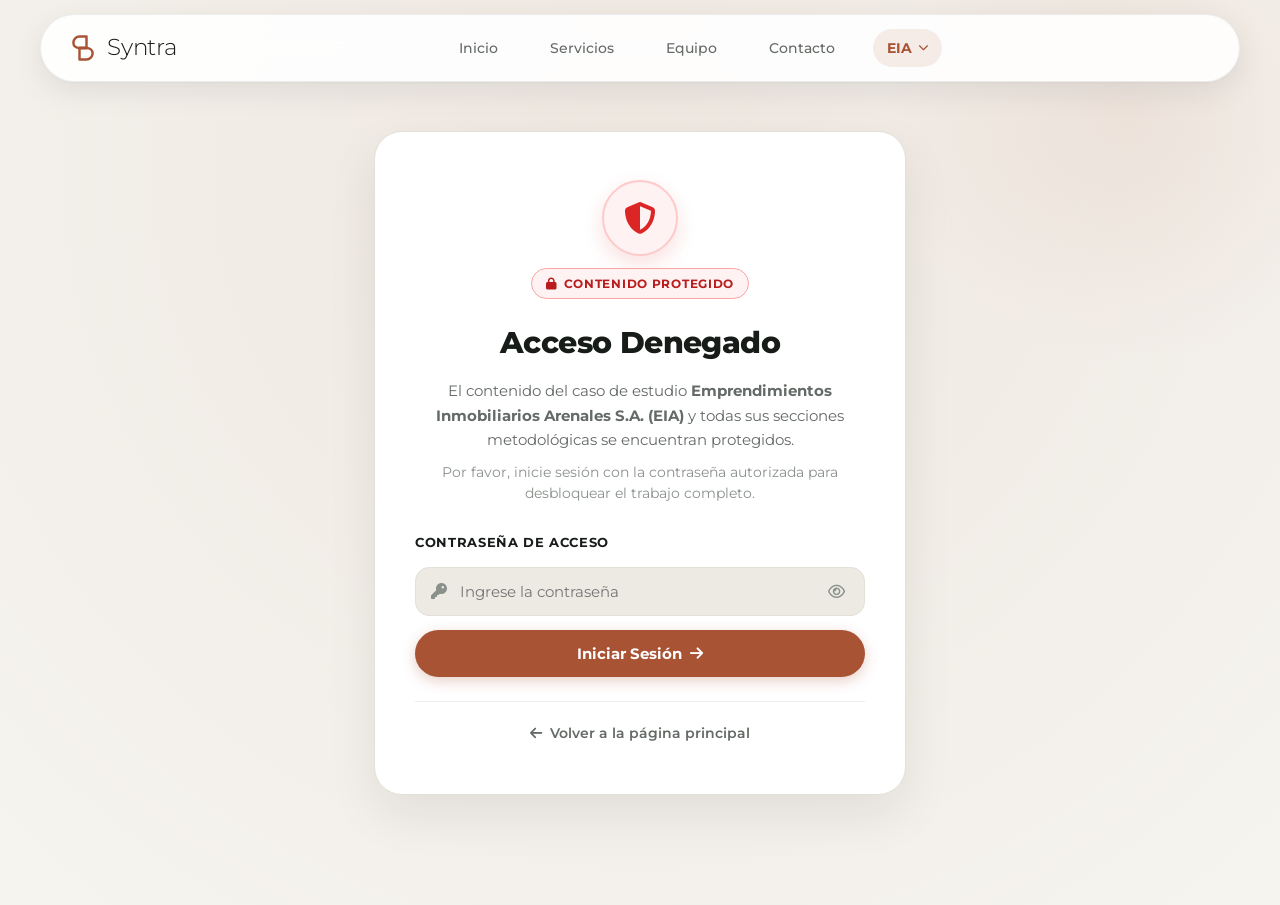
<file: eia.html>
<!DOCTYPE html>
<html lang="es">
<head>
  <meta charset="UTF-8">
  <meta name="viewport" content="width=device-width, initial-scale=1.0">
  <title>EIA · Índice Ejecutivo del Caso · Syntra Consulting</title>
  <meta name="description" content="Índice metodológico completo del caso Emprendimientos Inmobiliarios Arenales S.A. (EIA): despliegue las 5 secciones de diagnóstico, visión de cambio, selección tecnológica e innovación con IA.">
  
  <!-- Font Awesome Icons -->
  <link rel="stylesheet" href="https://cdnjs.cloudflare.com/ajax/libs/font-awesome/6.5.1/css/all.min.css">

  <!-- Google Fonts: Montserrat Exclusivamente -->
  <link rel="preconnect" href="https://fonts.googleapis.com">
  <link rel="preconnect" href="https://fonts.gstatic.com" crossorigin>
  <link href="https://fonts.googleapis.com/css2?family=Montserrat:ital,wght@0,300;0,400;0,500;0,600;0,700;0,800;0,900;1,300;1,400;1,500;1,600;1,700&display=swap" rel="stylesheet">

  <link rel="stylesheet" href="styles.css">
  <link rel="icon" type="image/svg+xml" href="assets/logo-symbol.svg">

  <!-- EIA Session Fast Auth Guard (Anti-Flicker) -->
  <script>
    (function() {
      function checkAuth() {
        var c = document.cookie.split(';');
        for (var i = 0; i < c.length; i++) {
          var pair = c[i].trim().split('=');
          if (pair[0] === 'eia_session' && pair[1] === 'authenticated') return true;
        }
        try { if (localStorage.getItem('eia_session') === 'authenticated') return true; } catch(e){}
        return false;
      }
      if (checkAuth()) {
        document.documentElement.classList.add('eia-auth-granted');
      } else {
        document.documentElement.classList.add('eia-auth-denied');
      }
    })();
  </script>
</head>
<body>

  <!-- Site Header -->
  <header class="site-header" role="banner">
    <div class="container header-inner">
      
      <!-- Brand Logo -->
      <a href="index.html" class="brand-logo" aria-label="Syntra Consulting Inicio">
        <img src="assets/logo-symbol.svg" alt="Syntra" class="brand-logo-symbol">
        <span class="brand-logo-text">Syntra</span>
      </a>

      <!-- Navigation Menu with EIA Dropdown -->
      <nav class="nav-container" role="navigation" aria-label="Navegación principal">
        <ul class="nav-menu">
          <li><a href="index.html" class="nav-link">Inicio</a></li>
          <li><a href="index.html#servicios" class="nav-link">Servicios</a></li>
          <li><a href="index.html#equipo" class="nav-link">Equipo</a></li>
          <li><a href="index.html#contacto" class="nav-link">Contacto</a></li>
          
          <!-- EIA Dropdown Hub -->
          <li class="nav-item-dropdown">
            <a href="eia.html" class="nav-link active">
              <span>EIA</span>
              <i class="fa-solid fa-chevron-down" style="font-size:0.65rem;"></i>
            </a>
            <div class="nav-dropdown-menu">
              <a href="eia.html" class="nav-dropdown-item active">
                <i class="fa-solid fa-folder-tree" style="color:var(--primary-blue);"></i>
                <span>Índice General EIA</span>
                <span class="nav-dropdown-badge">Hub</span>
              </a>
              <a href="1-entender-la-organizacion.html" class="nav-dropdown-item">
                <i class="fa-solid fa-magnifying-glass-chart"></i>
                <span>1. Entendiendo la organización</span>
              </a>
              <a href="2-definir-el-cambio.html" class="nav-dropdown-item">
                <i class="fa-solid fa-bullseye"></i>
                <span>2. Definiendo el cambio</span>
              </a>
              <a href="3-evaluar-opciones.html" class="nav-dropdown-item">
                <i class="fa-solid fa-scale-balanced"></i>
                <span>3. Evaluando opciones</span>
              </a>
              <a href="4-explorar-innovacion.html" class="nav-dropdown-item">
                <i class="fa-solid fa-robot"></i>
                <span>4. Explorando innovación</span>
              </a>
              <a href="5-cierre.html" class="nav-dropdown-item">
                <i class="fa-solid fa-flag-checkered"></i>
                <span>5. Síntesis, Cierre y Hoja de Ruta</span>
              </a>
              <button type="button" class="nav-dropdown-item nav-dropdown-logout eia-logout-btn" title="Cerrar sesión de EIA">
                <i class="fa-solid fa-arrow-right-from-bracket"></i>
                <span>Cerrar sesión EIA</span>
              </button>
            </div>
          </li>
        </ul>
      </nav>

      <!-- Actions -->
      <div class="header-actions">
        <button type="button" class="nav-logout-btn eia-logout-btn" title="Cerrar sesión de EIA" aria-label="Cerrar sesión de EIA">
          <i class="fa-solid fa-arrow-right-from-bracket"></i>
          <span>Cerrar sesión</span>
        </button>

        <button class="mobile-toggle" aria-label="Abrir menú" aria-expanded="false">
          <span></span>
          <span></span>
          <span></span>
        </button>
      </div>

    </div>
  </header>

  <main>

    <!-- EIA Access Denied / Password Protection Screen -->
    <section class="eia-denied-screen" aria-live="polite">
      <div class="ambient-glow"></div>
      <div class="container eia-denied-container">
        
        <div class="eia-denied-card" id="eiaAuthCard">
          <div class="eia-denied-icon-wrap">
            <div class="eia-denied-icon-circle">
              <i class="fa-solid fa-shield-halved"></i>
            </div>
            <span class="eia-denied-status-badge">
              <i class="fa-solid fa-lock"></i> Contenido Protegido
            </span>
          </div>

          <h1 class="eia-denied-title">Acceso Denegado</h1>
          <p class="eia-denied-subtitle">
            El contenido del caso de estudio <strong>Emprendimientos Inmobiliarios Arenales S.A. (EIA)</strong> y todas sus secciones metodológicas se encuentran protegidos.
          </p>
          <p class="eia-denied-hint">
            Por favor, inicie sesión con la contraseña autorizada para desbloquear el trabajo completo.
          </p>

          <form class="eia-auth-form" id="eiaAuthForm" novalidate>
            <div class="eia-auth-field-group">
              <label for="eiaPasswordInput" class="eia-auth-label">Contraseña de acceso</label>
              <div class="eia-auth-input-wrapper">
                <i class="fa-solid fa-key eia-input-icon"></i>
                <input 
                  type="password" 
                  class="eia-auth-input" 
                  id="eiaPasswordInput" 
                  placeholder="Ingrese la contraseña" 
                  autocomplete="current-password"
                  required
                >
                <button type="button" class="eia-toggle-pwd" id="eiaTogglePwd" aria-label="Mostrar u ocultar contraseña" title="Mostrar/ocultar contraseña">
                  <i class="fa-regular fa-eye"></i>
                </button>
              </div>

              <div id="eiaAuthError" class="eia-auth-feedback is-error" style="display:none;" role="alert">
                <i class="fa-solid fa-triangle-exclamation"></i>
                <span>Acceso denegado: Contraseña incorrecta. Intente nuevamente.</span>
              </div>

              <div id="eiaAuthSuccess" class="eia-auth-feedback is-success" style="display:none;" role="status">
                <i class="fa-solid fa-circle-check"></i>
                <span>Contraseña verificada. Desbloqueando todas las secciones...</span>
              </div>

              <button type="submit" class="btn-primary eia-auth-submit-btn" id="eiaSubmitBtn">
                <span>Iniciar Sesión</span>
                <i class="fa-solid fa-arrow-right"></i>
              </button>
            </div>
          </form>

          <div class="eia-denied-footer">
            <a href="index.html" class="eia-back-home-link">
              <i class="fa-solid fa-arrow-left"></i> Volver a la página principal
            </a>
          </div>
        </div>

      </div>
    </section>

    <!-- EIA Protected Content Wrapper -->
    <div class="eia-protected-content">

    <!-- EIA Index Hero Section with unDraw Vector Illustration -->
    <section class="hero-section">
      <div class="ambient-glow"></div>
      <div class="container hero-with-illustration" style="position:relative; z-index:2;">
        
        <div>
          <div style="display:inline-flex; align-items:center; gap:14px; background:#FFFFFF; padding:8px 18px; border-radius:14px; border:1px solid var(--border-card); margin-bottom:14px; box-shadow:0 4px 14px rgba(15,23,42,0.06);">
            <img src="assets/madero-calidad.png" alt="Logo Madero Este · EIA" style="height:44px; width:auto; object-fit:contain; display:block;">
            <div style="border-left:1px solid var(--border-subtle); padding-left:12px;">
              <span style="font-size:0.6875rem; font-weight:700; text-transform:uppercase; letter-spacing:0.06em; color:var(--primary-blue); display:block;">Caso de Estudio Oficial</span>
              <strong style="font-size:0.875rem; color:var(--text-main); font-weight:700;">Madero Este · EIA</strong>
            </div>
          </div>
          <span class="hero-kicker" style="display:block;">Metodología Syntra · Hub Ejecutivo</span>
          <h1 class="hero-title" style="margin-top:4px;">
            Índice Ejecutivo <br>
            <span class="text-blue">del Caso EIA</span>
          </h1>
          <p class="hero-lead" style="max-width:620px; margin-top:14px;">
            Navegue y despliegue cada fase del proceso de consultoría: diagnóstico operativo CMM, arquitectura destino, matriz de selección tecnológica RFP y caso de innovación con Inteligencia Artificial.
          </p>
        </div>

        <div class="hero-illustration-box">
          <img src="assets/undraw_dashboard.svg" alt="Ilustración Dashboard Ejecutivo EIA" class="undraw-img">
        </div>

      </div>
    </section>

    <!-- EIA Index Stream Section -->
    <section class="eia-index-section">
      <div class="container">
        
        <!-- Perfil Organizacional de la Empresa con Logo Oficial -->
        <div class="eia-intro-card">
          <div>
            <span class="hero-kicker" style="margin-bottom:8px;">Perfil Organizacional</span>
            <h2 style="font-size:1.5rem; font-weight:800; color:var(--text-main); margin-bottom:12px;">
              Emprendimientos Inmobiliarios Arenales S.A.
            </h2>
            <p style="font-size:0.9375rem; color:var(--text-body); line-height:1.65; margin:0;">
              Compañía de raíz familiar perteneciente a <strong>Madero Este</strong>. Opera desde 1998 administrando y alquilando oficinas corporativas y locales comerciales en los <strong>Diques 2 y 3 de Puerto Madero (CABA)</strong>, con clientes de alto perfil como MasterCard, petroleras y embajadas. Liderada de forma cercana y participativa por la Gerencia General (Dora Poceiro).
            </p>
          </div>

          <div style="display:flex; align-items:center; justify-content:center; padding:12px;">
            <img src="assets/madero-calidad.png" alt="Logo Madero Este · EIA" style="max-height:120px; width:auto; max-width:100%; object-fit:contain; display:block;">
          </div>
        </div>

        <!-- Section Accordion Stream: Despliegue interactivo de las secciones -->
        <div class="section-head left-aligned" style="margin-bottom:32px;">
          <h2 class="section-title">
            Secciones del Recorrido <span class="text-blue">Metodológico</span>
          </h2>
          <p class="section-subtitle">
            Haga click en cada tarjeta para desplegar el resumen ejecutivo de la sección o ingrese a su página dedicada para conocer todos los detalles.
          </p>
        </div>

        <div class="eia-accordion-stream">
          
          <!-- SECCIÓN 01 -->
          <article class="eia-card-accordion is-open">
            <div class="eia-accordion-header">
              <div class="eia-accordion-title-wrap">
                <div class="eia-phase-num">01</div>
                <div>
                  <h3 class="eia-accordion-title">Entendiendo la organización · Contexto y Diagnóstico</h3>
                  <p class="eia-accordion-sub">¿Cómo funciona EIA hoy y qué problemas necesita resolver?</p>
                </div>
              </div>
              <div class="eia-accordion-actions">
                <a href="1-entender-la-organizacion.html" class="btn-secondary" style="padding:8px 16px; font-size:0.8125rem;">
                  <span>Ver sección completa</span>
                  <i class="fa-solid fa-arrow-right" style="margin-left:4px;"></i>
                </a>
                <button class="eia-toggle-btn" aria-label="Desplegar resumen">
                  <i class="fa-solid fa-chevron-down"></i>
                </button>
              </div>
            </div>

            <div class="eia-accordion-body">
              <p style="font-size:0.9375rem; color:var(--text-body); line-height:1.6; margin-bottom:16px;">
                Diagnóstico de madurez CMM 1–2 sobre oficinas AAA en Diques 2 y 3 (MasterCard, petroleras, embajadas). Circuitos dependientes del oficio personal y 3 puntos críticos de riesgo operacional tras migrar a Tango en enero de 2026.
              </p>
              
              <div class="eia-preview-grid">
                <div class="eia-preview-box">
                  <div class="eia-preview-title">
                    <i class="fa-solid fa-chart-line" style="color:var(--primary-blue);"></i>
                    Madurez CMM 1–2
                  </div>
                  <p class="eia-preview-text">Alta dependencia de personas clave, tareas repetitivas y datos dispersos en planillas y Tango.</p>
                </div>
                <div class="eia-preview-box">
                  <div class="eia-preview-title">
                    <i class="fa-solid fa-filter" style="color:#DC2626;"></i>
                    Must Have MoSCoW
                  </div>
                  <p class="eia-preview-text">Repositorio único, estandarización Comercial <i class="fa-solid fa-arrow-right" style="color:var(--primary-blue); font-size:0.7rem; margin:0 3px;"></i> Facturación e integración con Tango.</p>
                </div>
                <div class="eia-preview-box">
                  <div class="eia-preview-title">
                    <i class="fa-solid fa-triangle-exclamation" style="color:#DC2626;"></i>
                    Riesgo Crítico
                  </div>
                  <p class="eia-preview-text">Falta de segregación en Tango y monopolio técnico de Infosud IT SRL sin SLA.</p>
                </div>
              </div>

              <!-- Collapsible Annex -->
              <div class="annex-box">
                <button type="button" class="annex-toggle-btn" aria-expanded="false">
                  <i class="fa-solid fa-book-open"></i>
                  <span class="toggle-label">Ver anexo documental y detalles</span>
                  <i class="fa-solid fa-chevron-down chevron-icon"></i>
                </button>
                <div class="annex-body">
                  <div class="annex-header">
                    <span><i class="fa-solid fa-file-lines"></i> Anexo Fase 01 · Documento "T01" & Documento "T02"</span>
                    <div style="display:flex; gap:8px; flex-wrap:wrap;">
                      <a href="https://drive.google.com/file/d/1R5PXQuXt01RTFB-nly46LU9t8cVZJVFr/view?usp=drive_link" target="_blank" rel="noopener noreferrer" class="annex-pdf-link" title="Abrir T-01 Caso de negocio y relevamiento en Google Drive">
                        <i class="fa-solid fa-file-pdf"></i> T-01 PDF <i class="fa-solid fa-arrow-up-right-from-square" style="font-size:0.7rem;"></i>
                      </a>
                      <a href="https://drive.google.com/file/d/1z30hwufL9v5X9AorxZjGylEXwkNedAk4/view?usp=drive_link" target="_blank" rel="noopener noreferrer" class="annex-pdf-link" title="Abrir T-02 Arquitectura actual en Google Drive">
                        <i class="fa-solid fa-file-pdf"></i> T-02 PDF <i class="fa-solid fa-arrow-up-right-from-square" style="font-size:0.7rem;"></i>
                      </a>
                    </div>
                  </div>
                  <p>Inmersión diagnóstica completa: Relevamiento de actores (Comercial, Legales, Facturación y Tesorería), mapa de procesos de renta corporativa en USD/UVA, auditoría de permisos de usuario en Tango Gestión e impacto de la brecha digital frente a competidores directos de Puerto Madero (RAGHSA e IRSA).</p>
                </div>
              </div>
            </div>
          </article>

          <!-- SECCIÓN 02 -->
          <article class="eia-card-accordion">
            <div class="eia-accordion-header">
              <div class="eia-accordion-title-wrap">
                <div class="eia-phase-num">02</div>
                <div>
                  <h3 class="eia-accordion-title">Definiendo el cambio · Visión y Análisis de Brechas</h3>
                  <p class="eia-accordion-sub">¿Cómo debería funcionar en el futuro y qué cambios permitirían llegar allí?</p>
                </div>
              </div>
              <div class="eia-accordion-actions">
                <a href="2-definir-el-cambio.html" class="btn-secondary" style="padding:8px 16px; font-size:0.8125rem;">
                  <span>Ver sección completa</span>
                  <i class="fa-solid fa-arrow-right" style="margin-left:4px;"></i>
                </a>
                <button class="eia-toggle-btn" aria-label="Desplegar resumen">
                  <i class="fa-solid fa-chevron-down"></i>
                </button>
              </div>
            </div>

            <div class="eia-accordion-body">
              <p style="font-size:0.9375rem; color:var(--text-body); line-height:1.65;">
                Diseño de la Arquitectura Empresarial Destino en un horizonte de 2 a 3 años. Se evaluaron 4 escenarios (On-premises vs SaaS, Big Bang vs Modular) y se justificó el <strong>Escenario 4 (SaaS + Modular)</strong> para eliminar deuda técnica sin CAPEX, evitar un choque cultural en un equipo de 7 personas y priorizar la centralización de ~40 contratos de locales comerciales con alertas 90/60/30 días.
              </p>

              <div class="eia-preview-grid">
                <div class="eia-preview-box">
                  <div class="eia-preview-title">
                    <i class="fa-solid fa-cloud" style="color:var(--primary-blue);"></i>
                    Escenario 4 Seleccionado
                  </div>
                  <p class="eia-preview-text">SaaS + Modular: Adopción por etapas sin sobrecarga y delegando infraestructura en el proveedor.</p>
                </div>
                <div class="eia-preview-box">
                  <div class="eia-preview-title">
                    <i class="fa-solid fa-bell" style="color:var(--primary-blue);"></i>
                    Alertas Preventivas
                  </div>
                  <p class="eia-preview-text">Notificaciones a 90, 60 y 30 días para anticipar vencimientos y evitar vacancias imprevistas.</p>
                </div>
                <div class="eia-preview-box">
                  <div class="eia-preview-title">
                    <i class="fa-solid fa-shield" style="color:var(--primary-blue);"></i>
                    Gestión de Riesgos
                  </div>
                  <p class="eia-preview-text">Desacople técnico inicial de Tango para no frenar la puesta en marcha documental.</p>
                </div>
              </div>

              <!-- Collapsible Annex -->
              <div class="annex-box">
                <button type="button" class="annex-toggle-btn" aria-expanded="false">
                  <i class="fa-solid fa-book-open"></i>
                  <span class="toggle-label">Ver anexo documental y detalles</span>
                  <i class="fa-solid fa-chevron-down chevron-icon"></i>
                </button>
                <div class="annex-body">
                  <div class="annex-header">
                    <span><i class="fa-solid fa-file-lines"></i> Anexo Fase 02 · Documento "T03" & Documento "T04"</span>
                    <div style="display:flex; gap:8px; flex-wrap:wrap;">
                      <a href="https://drive.google.com/file/d/1bTXHz9HRTo1LOBZIzhVBBWKY_BSIFjn6/view?usp=drive_link" target="_blank" rel="noopener noreferrer" class="annex-pdf-link" title="Abrir T-03 Visión de Arquitectura Destino en Google Drive">
                        <i class="fa-solid fa-file-pdf"></i> T-03 PDF <i class="fa-solid fa-arrow-up-right-from-square" style="font-size:0.7rem;"></i>
                      </a>
                      <a href="https://drive.google.com/file/d/1aP-oFSi99I2oCw5l5SzIETjX4OsB3hkq/view?usp=drive_link" target="_blank" rel="noopener noreferrer" class="annex-pdf-link" title="Abrir T-04 Matriz de Brechas y Escenarios en Google Drive">
                        <i class="fa-solid fa-file-pdf"></i> T-04 PDF <i class="fa-solid fa-arrow-up-right-from-square" style="font-size:0.7rem;"></i>
                      </a>
                    </div>
                  </div>
                  <p>Especificación de las 4 capas de Arquitectura Empresarial Destino (Negocio, Datos, Aplicaciones, Tecnología) en un horizonte de 2 a 3 años. Análisis de brechas ABB y justificación de por qué el Escenario 4 supera a Status Quo, ERP Monolítico y Desarrollo a Medida.</p>
                </div>
              </div>
            </div>
          </article>

          <!-- SECCIÓN 03 -->
          <article class="eia-card-accordion">
            <div class="eia-accordion-header">
              <div class="eia-accordion-title-wrap">
                <div class="eia-phase-num">03</div>
                <div>
                  <h3 class="eia-accordion-title">Evaluando opciones · Alcance y Selección Tecnológica</h3>
                  <p class="eia-accordion-sub">¿Qué soluciones hay, cómo se comparan y cuál conviene considerar?</p>
                </div>
              </div>
              <div class="eia-accordion-actions">
                <a href="3-evaluar-opciones.html" class="btn-secondary" style="padding:8px 16px; font-size:0.8125rem;">
                  <span>Ver sección completa</span>
                  <i class="fa-solid fa-arrow-right" style="margin-left:4px;"></i>
                </a>
                <button class="eia-toggle-btn" aria-label="Desplegar resumen">
                  <i class="fa-solid fa-chevron-down"></i>
                </button>
              </div>
            </div>

            <div class="eia-accordion-body">
              <p style="font-size:0.9375rem; color:var(--text-body); line-height:1.65;">
                Matriz RFP multicriterio de 77 ítems sobre 4 alternativas (Webdox CLM, Microsoft 365, Calipso y Axoft Tango). <strong>Webdox CLM resultó la opción ganadora con 72,2% de cumplimiento</strong> (89% en ciclo contractual). En el análisis de costo a 3 años (TCO), Webdox (USD 71.036) demostró el costo por punto más eficiente (USD 984), superando a Microsoft (USD 66.073) que exigía USD 30.775 en horas de desarrollo a medida.
              </p>

              <!-- Mini Strip de Alternativas Evaluadas con Logos -->
              <div style="display:flex; align-items:center; gap:10px; flex-wrap:wrap; margin:14px 0 18px;">
                <span style="font-size:0.75rem; font-weight:700; color:var(--text-muted); text-transform:uppercase; letter-spacing:0.04em;">Soluciones Evaluadas:</span>
                <span class="scoring-logo-badge winner-badge" style="width:68px; height:30px;" title="Webdox CLM (72,2%)">
                  <img src="assets/Webdox.png" alt="Logo Webdox" class="scoring-vendor-img">
                </span>
                <span class="scoring-logo-badge" style="width:68px; height:30px;" title="Microsoft 365 (65,9%)">
                  <img src="assets/microsoft-365.png" alt="Logo Microsoft 365" class="scoring-vendor-img">
                </span>
                <span class="scoring-logo-badge" style="width:68px; height:30px;" title="Calipso Corporate ERP (64,8%)">
                  <img src="assets/calipso-clean.png" alt="Logo Calipso" class="scoring-vendor-img">
                </span>
                <span class="scoring-logo-badge" style="width:68px; height:30px;" title="Axoft Tango (53,4%)">
                  <img src="assets/logo-axoft-dark.png" alt="Logo Axoft" class="scoring-vendor-img">
                </span>
              </div>

              <div class="eia-preview-grid">
                <div class="eia-preview-box">
                  <div class="eia-preview-title">
                    <i class="fa-solid fa-trophy" style="color:var(--primary-blue);"></i>
                    Webdox CLM: 72,2%
                  </div>
                  <p class="eia-preview-text">Líder indiscutido en ciclo contractual nativo; sin necesidad de programar código a medida.</p>
                </div>
                <div class="eia-preview-box">
                  <div class="eia-preview-title">
                    <i class="fa-solid fa-calculator" style="color:var(--primary-blue);"></i>
                    TCO a 3 Años
                  </div>
                  <p class="eia-preview-text">USD 71.036 en Webdox vs USD 66.073 en Microsoft; solo USD 179/mes por una plataforma lista.</p>
                </div>
                <div class="eia-preview-box">
                  <div class="eia-preview-title">
                    <i class="fa-solid fa-clipboard-check" style="color:var(--primary-blue);"></i>
                    Condición PoC
                  </div>
                  <p class="eia-preview-text">Recomendación condicionada a validar la integración técnica en el entorno real de Tango.</p>
                </div>
              </div>

              <!-- Collapsible Annex -->
              <div class="annex-box">
                <button type="button" class="annex-toggle-btn" aria-expanded="false">
                  <i class="fa-solid fa-book-open"></i>
                  <span class="toggle-label">Ver anexo documental y detalles</span>
                  <i class="fa-solid fa-chevron-down chevron-icon"></i>
                </button>
                <div class="annex-body">
                  <div class="annex-header">
                    <span><i class="fa-solid fa-file-lines"></i> Anexo Fase 03 · Documento "T05" a Documento "T08"</span>
                    <div style="display:flex; gap:8px; flex-wrap:wrap;">
                      <a href="https://drive.google.com/file/d/1MgpI-A8JGkHfZsujiFMVpsnwCygrLYsE/view?usp=drive_link" target="_blank" rel="noopener noreferrer" class="annex-pdf-link" title="Abrir T-05 Alcance de Mercado en Google Drive">
                        <i class="fa-solid fa-file-pdf"></i> T-05 PDF <i class="fa-solid fa-arrow-up-right-from-square" style="font-size:0.7rem;"></i>
                      </a>
                      <a href="https://drive.google.com/file/d/1p5A-mVoy6tTK9Mrm7tmYqtLY2yZFYm6U/view?usp=drive_link" target="_blank" rel="noopener noreferrer" class="annex-pdf-link" title="Abrir T-06 Matriz RFP en Google Drive">
                        <i class="fa-solid fa-file-pdf"></i> T-06 PDF <i class="fa-solid fa-arrow-up-right-from-square" style="font-size:0.7rem;"></i>
                      </a>
                      <a href="https://drive.google.com/file/d/1w2uN3pG497MqkxEXVgAj5OaAyS11CuZV/view?usp=drive_link" target="_blank" rel="noopener noreferrer" class="annex-pdf-link" title="Abrir T-07 Evaluación Económica en Google Drive">
                        <i class="fa-solid fa-file-pdf"></i> T-07 PDF <i class="fa-solid fa-arrow-up-right-from-square" style="font-size:0.7rem;"></i>
                      </a>
                      <a href="https://drive.google.com/file/d/1JVddnU0EIidlyHJ_1dhOEwk_L9ar26qf/view?usp=drive_link" target="_blank" rel="noopener noreferrer" class="annex-pdf-link" title="Abrir T-08 Dictamen de Selección en Google Drive">
                        <i class="fa-solid fa-file-pdf"></i> T-08 PDF <i class="fa-solid fa-arrow-up-right-from-square" style="font-size:0.7rem;"></i>
                      </a>
                    </div>
                  </div>
                  <p>Evaluación de 8 filtros Go/No-Go excluyentes, pliego RFP con 77 requerimientos funcionales y desglose auditado del TCO a 3 años ($71.036 vs $66.073 USD con desglose de $30.775 USD en programación custom de Microsoft 365).</p>
                </div>
              </div>
            </div>
          </article>

          <!-- SECCIÓN 04 -->
          <article class="eia-card-accordion">
            <div class="eia-accordion-header">
              <div class="eia-accordion-title-wrap">
                <div class="eia-phase-num">04</div>
                <div>
                  <h3 class="eia-accordion-title">Explorando innovación · Oportunidad con IA</h3>
                  <p class="eia-accordion-sub">¿La IA puede ayudar en una tarea concreta y qué pruebas hacen falta antes de recomendarla?</p>
                </div>
              </div>
              <div class="eia-accordion-actions">
                <a href="https://madero-este-welcome-portal.lovable.app/app" target="_blank" rel="noopener noreferrer" class="btn-primary" style="padding:8px 14px; font-size:0.8125rem; display:inline-flex; align-items:center; gap:6px;">
                  <i class="fa-solid fa-rocket"></i>
                  <span>PoC en Vivo</span>
                  <i class="fa-solid fa-arrow-up-right-from-square" style="font-size:0.7rem;"></i>
                </a>
                <a href="4-explorar-innovacion.html" class="btn-secondary" style="padding:8px 16px; font-size:0.8125rem;">
                  <span>Ver sección completa</span>
                  <i class="fa-solid fa-arrow-right" style="margin-left:4px;"></i>
                </a>
                <button class="eia-toggle-btn" aria-label="Desplegar resumen">
                  <i class="fa-solid fa-chevron-down"></i>
                </button>
              </div>
            </div>

            <div class="eia-accordion-body">
              <p style="font-size:0.9375rem; color:var(--text-body); line-height:1.65;">
                Análisis de IA Generativa aplicada a la extracción de datos desde contratos firmados (T-09 y T-10). Se definió el caso de uso de <strong>Alta Asistida de Contratos</strong> con supervisión humana obligatoria (*Human-in-the-loop*), cita de cláusula textual de origen y anonimización estricta bajo Ley 25.326. La prueba técnica PoC exige un umbral mínimo de <strong>85% de exactitud</strong> antes de salir a producción.
              </p>

              <div class="eia-preview-grid">
                <div class="eia-preview-box">
                  <div class="eia-preview-title">
                    <i class="fa-solid fa-user-check" style="color:var(--primary-blue);"></i>
                    Human-in-the-Loop
                  </div>
                  <p class="eia-preview-text">La IA no carga contratos sola; el analista humano valida campo por campo antes del alta en el ERP.</p>
                </div>
                <div class="eia-preview-box">
                  <div class="eia-preview-title">
                    <i class="fa-solid fa-lock" style="color:var(--primary-blue);"></i>
                    Ley 25.326 & Privacidad
                  </div>
                  <p class="eia-preview-text">Anonimización obligatoria con marcadores (LOCATARIO_1) y retención cero con proveedores de LLM.</p>
                </div>
                <div class="eia-preview-box">
                  <div class="eia-preview-title">
                    <i class="fa-solid fa-check-double" style="color:var(--primary-blue);"></i>
                    Umbral PoC ≥85%
                  </div>
                  <p class="eia-preview-text">Citas textuales obligatorias para auditoría inmediata y prohibición de inferir campos faltantes.</p>
                </div>
              </div>

              <!-- Collapsible Annex -->
              <div class="annex-box">
                <button type="button" class="annex-toggle-btn" aria-expanded="false">
                  <i class="fa-solid fa-book-open"></i>
                  <span class="toggle-label">Ver anexo documental y detalles</span>
                  <i class="fa-solid fa-chevron-down chevron-icon"></i>
                </button>
                <div class="annex-body">
                  <div class="annex-header">
                    <span><i class="fa-solid fa-file-lines"></i> Anexo Fase 04 · Documento "T09" & Documento "T10"</span>
                    <div style="display:flex; gap:8px; flex-wrap:wrap;">
                      <a href="https://drive.google.com/file/d/1JV9fQtgPYsdb4VtOT6DPrlzq1CUX9Lhj/view?usp=drive_link" target="_blank" rel="noopener noreferrer" class="annex-pdf-link" title="Abrir T-09 Oportunidad con IA en Google Drive">
                        <i class="fa-solid fa-file-pdf"></i> T-09 PDF <i class="fa-solid fa-arrow-up-right-from-square" style="font-size:0.7rem;"></i>
                      </a>
                      <a href="https://drive.google.com/file/d/1jJ3kysp9j4FXtQMunLHpL6kJ_VQBGwrH/view?usp=drive_link" target="_blank" rel="noopener noreferrer" class="annex-pdf-link" title="Abrir T-10 Diseño y Validación de IA en Google Drive">
                        <i class="fa-solid fa-file-pdf"></i> T-10 PDF <i class="fa-solid fa-arrow-up-right-from-square" style="font-size:0.7rem;"></i>
                      </a>
                    </div>
                  </div>
                  <p>Especificación de los 12 metadatos extraídos mediante zero-shot prompting, pipeline de anonimización local bajo Ley 25.326 y protocolo formal de PoC con 20 contratos de prueba y prelación jurídica estricta.</p>
                </div>
              </div>
            </div>
          </article>

          <!-- SECCIÓN 05 -->
          <article class="eia-card-accordion">
            <div class="eia-accordion-header">
              <div class="eia-accordion-title-wrap">
                <div class="eia-phase-num">05</div>
                <div>
                  <h3 class="eia-accordion-title">Cierre · Síntesis y Hoja de Ruta</h3>
                  <p class="eia-accordion-sub">¿Cómo presentar los hallazgos, las recomendaciones y los próximos pasos a la organización?</p>
                </div>
              </div>
              <div class="eia-accordion-actions">
                <a href="5-cierre.html" class="btn-secondary" style="padding:8px 16px; font-size:0.8125rem;">
                  <span>Ver sección completa</span>
                  <i class="fa-solid fa-arrow-right" style="margin-left:4px;"></i>
                </a>
                <button class="eia-toggle-btn" aria-label="Desplegar resumen">
                  <i class="fa-solid fa-chevron-down"></i>
                </button>
              </div>
            </div>

            <div class="eia-accordion-body">
              <p style="font-size:0.9375rem; color:var(--text-body); line-height:1.65;">
                Plan de acción estructurado en 5 fases secuenciales (Formalización de procesos, PoC de integración con Tango, negociación de condiciones SLA, migración de 40 contratos y capacitación). Se fijaron las <strong>4 prioridades inmediatas para la Gerencia</strong>: 1) Medir antes de cambiar; 2) Ejecutar la PoC de integración; 3) RFI/RFP formal con Webdox; 4) Iniciar 120 horas de rediseño de procesos interno (TO-BE y matriz RACI).
              </p>

              <div class="eia-preview-grid">
                <div class="eia-preview-box">
                  <div class="eia-preview-title">
                    <i class="fa-solid fa-list-ol" style="color:var(--primary-blue);"></i>
                    4 Acciones Inmediatas
                  </div>
                  <p class="eia-preview-text">Medir línea base, ejecutar PoC Tango, solicitar cotización formal y protocolizar TO-BE.</p>
                </div>
                <div class="eia-preview-box">
                  <div class="eia-preview-title">
                    <i class="fa-solid fa-timeline" style="color:var(--primary-blue);"></i>
                    Roadmap en 5 Fases
                  </div>
                  <p class="eia-preview-text">Secuencia progresiva que asegura early wins en contratos sin poner en riesgo la facturación diaria.</p>
                </div>
                <div class="eia-preview-box">
                  <div class="eia-preview-title">
                    <i class="fa-solid fa-headset" style="color:var(--primary-blue);"></i>
                    Acompañamiento Syntra
                  </div>
                  <p class="eia-preview-text">Capacitación empática y gestión del cambio para el equipo de 7 personas de Arenales S.A.</p>
                </div>
              </div>

              <!-- Collapsible Annex -->
              <div class="annex-box">
                <button type="button" class="annex-toggle-btn" aria-expanded="false">
                  <i class="fa-solid fa-book-open"></i>
                  <span class="toggle-label">Ver anexo documental y detalles</span>
                  <i class="fa-solid fa-chevron-down chevron-icon"></i>
                </button>
                <div class="annex-body">
                  <div class="annex-header">
                    <span><i class="fa-solid fa-file-lines"></i> Anexo Fase 05 · Documento "T11"</span>
                    <a href="https://drive.google.com/file/d/1xOm3OdCKKCjckehVkhuSz0wABnoqFOnC/view?usp=drive_link" target="_blank" rel="noopener noreferrer" class="annex-pdf-link" title="Abrir T-11 Carpeta de Cierre en Google Drive">
                      <i class="fa-solid fa-file-pdf"></i> T-11 PDF <i class="fa-solid fa-arrow-up-right-from-square" style="font-size:0.7rem;"></i>
                    </a>
                  </div>
                  <p>Síntesis ejecutiva y plan de trabajo de 12 meses estructurado en 5 fases secuenciales (120 hs de procesos, pliego RFP con Webdox, integración Tango, despliegue y piloto IA). Incluye asignación presupuestaria y roles de supervisión de Madero Este.</p>
                </div>
              </div>
            </div>
          </article>

        </div>

      </div>
    </section>

    <!-- Bottom CTA Banner -->
    <section class="transform-cta-section">
      <div class="container">
        <div class="transform-cta-box">
          <div>
            <div class="pill-badge">
              <i class="fa-solid fa-handshake"></i>
              <span>Consultoría Aplicada</span>
            </div>
            <h2 style="font-size:clamp(1.85rem, 3vw, 2.4rem); font-weight:800; color:var(--text-main); line-height:1.2; margin-bottom:14px;">
              ¿Desea transformar la gestión de su empresa?
            </h2>
            <p style="font-size:1rem; color:var(--text-body); line-height:1.65; margin-bottom:28px;">
              En Syntra articulamos arquitectura empresarial, rigor metodológico y selección tecnológica independiente para simplificar su operación.
            </p>
            <a href="index.html#contacto" class="btn-primary">
              <span>Conversar con Syntra</span>
              <span class="arrow"><i class="fa-solid fa-arrow-up-right-from-square"></i></span>
            </a>
          </div>

          <div class="cta-cutout-graphic">
            <div class="cutout-circle" style="background:var(--bg-light-blue);">
              <img src="assets/undraw_agreement.svg" alt="Consultoría Syntra" style="width:100%; height:100%; object-fit:contain; padding:22px;">
            </div>
            <div class="floating-exp-badge">
              <div class="exp-num">EIA</div>
              <div class="exp-text">Caso de Éxito<br>Documentado</div>
            </div>
          </div>
        </div>
      </div>
    </section>

    </div>
    <!-- End EIA Protected Content Wrapper -->

  </main>

  <!-- Mega Midnight Blue Footer -->
  <footer class="mega-footer" role="contentinfo">
    <div class="footer-watermark">SYNTRA</div>
    <div class="container">
      
      <div class="footer-grid">
        
        <div class="footer-brand-col">
          <a href="index.html" class="brand-logo" style="color:#FFFFFF;">
            <span class="footer-logo-wrap">
              <img src="assets/logo-crop.png" alt="Syntra Consulting" class="footer-logo-img">
            </span>
          </a>
          <p class="footer-desc">
            Syntra Consulting es una firma de consultoría especializada creada para impulsar a las organizaciones mediante arquitectura estructurada, tecnología inteligente y ejecución pragmática.
          </p>
          <div class="footer-social-row">
            <a href="#" class="social-circle-link" aria-label="LinkedIn"><i class="fa-brands fa-linkedin-in"></i></a>
            <a href="#" class="social-circle-link" aria-label="Twitter"><i class="fa-brands fa-x-twitter"></i></a>
            <a href="#" class="social-circle-link" aria-label="Facebook"><i class="fa-brands fa-facebook-f"></i></a>
            <a href="#" class="social-circle-link" aria-label="Instagram"><i class="fa-brands fa-instagram"></i></a>
          </div>
        </div>

        <div>
          <h4 class="footer-col-title">Caso EIA</h4>
          <ul class="footer-links-list">
            <li class="footer-link-item"><a href="eia.html"><strong>Índice General EIA</strong></a></li>
            <li class="footer-link-item"><a href="1-entender-la-organizacion.html">1. Entendiendo la organización</a></li>
            <li class="footer-link-item"><a href="2-definir-el-cambio.html">2. Definiendo el cambio</a></li>
            <li class="footer-link-item"><a href="3-evaluar-opciones.html">3. Evaluando opciones</a></li>
            <li class="footer-link-item"><a href="4-explorar-innovacion.html">4. Explorando innovación</a></li>
            <li class="footer-link-item"><a href="5-cierre.html">5. Cierre & Hoja de Ruta</a></li>
          </ul>
        </div>

        <div>
          <h4 class="footer-col-title">Metodología</h4>
          <ul class="footer-links-list">
            <li class="footer-link-item"><a href="1-entender-la-organizacion.html">Diagnóstico Operativo</a></li>
            <li class="footer-link-item"><a href="2-definir-el-cambio.html">Análisis de Brechas</a></li>
            <li class="footer-link-item"><a href="3-evaluar-opciones.html">Matriz RFP Multicriterio</a></li>
            <li class="footer-link-item"><a href="4-explorar-innovacion.html">Casos de Uso de IA</a></li>
            <li class="footer-link-item"><a href="5-cierre.html">Hoja de Ruta</a></li>
          </ul>
        </div>

        <div>
          <h4 class="footer-col-title">Newsletter</h4>
          <p class="footer-desc" style="margin-bottom:12px;">
            Reciba análisis ejecutivos sobre tecnología corporativa y arquitectura empresarial.
          </p>
          <div class="footer-newsletter-wrap">
            <form class="newsletter-form">
              <input type="email" class="newsletter-input" placeholder="Correo electrónico" required>
              <button type="submit" class="newsletter-btn" aria-label="Suscribirme"><i class="fa-solid fa-arrow-right"></i></button>
            </form>
          </div>
        </div>

      </div>

      <div class="footer-bottom-bar">
        <div>Copyright 2026 · Todos los derechos reservados · Syntra Consulting</div>
        <div class="footer-legal-links">
          <a href="#">Términos y Condiciones</a>
          <a href="#">Política de Privacidad</a>
        </div>
      </div>

    </div>
  </footer>

  <script src="script.js"></script>
</body>
</html>
</file>
<file: styles.css>
/* ==========================================================================
   SYNTRA CONSULTING · Design System & Modern Agency UI
   Inspired by Looka reference design (Home, About, Career Single)
   Integrated for Syntra Consulting & Case Methodology
   ========================================================================== */

@import url('https://fonts.googleapis.com/css2?family=Montserrat:ital,wght@0,300;0,400;0,500;0,600;0,700;0,800;0,900;1,300;1,400;1,500;1,600;1,700&display=swap');

:root {
  /* ==========================================================================
     SYNTRA BRAND PALETTE (From deploy-6add1cf982ff3a89a87333ff)
     Warm Stone, Sand, Terracotta & Deep Obsidian Forest
     ========================================================================== */
  
  /* Terracotta / Bronze Accent */
  --accent-terracotta: #A95335;
  --accent-terracotta-hover: #92442B;
  --accent-peach: #D39577;
  --accent-peach-hover: #E0A68A;
  --accent-badge-bg: #F4E7DF;
  --accent-glow: rgba(169, 83, 53, 0.25);

  /* Primary Accent & Component Mapping */
  --primary-accent: #A95335;
  --primary-accent-hover: #92442B;
  --primary-accent-light: #F4E7DF;
  --primary-accent-muted: rgba(169, 83, 53, 0.12);
  --primary-gradient: linear-gradient(135deg, #A95335 0%, #D39577 100%);

  /* Aliases for 100% component compatibility */
  --primary-blue: #A95335;
  --primary-blue-hover: #92442B;
  --primary-blue-light: #F4E7DF;
  --primary-blue-muted: rgba(169, 83, 53, 0.12);
  
  /* Dark Obsidian Forest (Footers & Contrast) */
  --dark-navy: #202822;
  --dark-surface: #27322B;
  --dark-card: #2E3A31;
  --bg-dark: #202822;
  --bg-dark-card: #27322B;
  --bg-dark-card-hover: #2E3A31;
  
  /* Typography Colors */
  --text-main: #181C19;
  --text-body: #646A65;
  --text-muted: #8A918B;
  --text-subtle: #8A918B;
  --text-white: #FFFFFF;
  --text-light: #F5F4EF;
  --text-light-muted: #9DA59F;
  
  /* Backgrounds: Warm stone & sand from deploy-6add1cf982ff3a89a87333ff */
  --bg-primary: #F5F4EF;
  --bg-secondary: #ECEAE3;
  --bg-tertiary: #E3E0D8;
  --bg-body: #F5F4EF;
  --bg-surface: #ECEAE3;
  --bg-card: #FFFFFF;
  --bg-light-blue: #F4E7DF;
  
  /* Borders */
  --border-light: rgba(24, 28, 25, 0.12);
  --border-subtle: rgba(24, 28, 25, 0.08);
  --border-card: #E3E0D8;
  --border-focus: #A95335;

  /* Typography (Montserrat exclusively) */
  --font-main: 'Montserrat', -apple-system, BlinkMacSystemFont, "Segoe UI", Roboto, sans-serif;
  
  /* Shadows & Radius */
  --radius-sm: 8px;
  --radius-md: 14px;
  --radius-lg: 20px;
  --radius-xl: 28px;
  --radius-full: 9999px;
  
  --shadow-sm: 0 2px 8px rgba(24, 28, 25, 0.04);
  --shadow-md: 0 10px 25px rgba(24, 28, 25, 0.06);
  --shadow-lg: 0 20px 40px rgba(24, 28, 25, 0.08);
  --shadow-blue: 0 10px 30px rgba(169, 83, 53, 0.22);
  --shadow-accent: 0 10px 30px rgba(169, 83, 53, 0.22);
  
  /* Container Widths */
  --container-max: 1240px;
  --container-pad: 24px;
}

/* ==========================================================================
   Base & Reset
   ========================================================================== */
*, *::before, *::after {
  box-sizing: border-box;
  margin: 0;
  padding: 0;
}

html {
  scroll-behavior: smooth;
  font-size: 16px;
  -webkit-text-size-adjust: 100%;
  scroll-padding-top: 100px;
}

body {
  font-family: var(--font-main);
  background-color: var(--bg-body);
  color: var(--text-main);
  line-height: 1.6;
  -webkit-font-smoothing: antialiased;
  -moz-osx-font-smoothing: grayscale;
  overflow-x: clip;
}

img, svg {
  display: block;
  max-width: 100%;
  height: auto;
}

a {
  color: inherit;
  text-decoration: none;
  transition: all 0.2s ease;
}

button {
  font-family: inherit;
  cursor: pointer;
  border: none;
  background: none;
  outline: none;
}

ul, ol {
  list-style: none;
}

.container {
  width: 100%;
  max-width: var(--container-max);
  margin-left: auto;
  margin-right: auto;
  padding-left: var(--container-pad);
  padding-right: var(--container-pad);
}

/* ==========================================================================
   Clean Ambient Lighting (Sin Cuadriculado)
   ========================================================================== */
.ambient-glow {
  position: absolute;
  top: -120px;
  right: -100px;
  width: 500px;
  height: 500px;
  background: radial-gradient(circle, rgba(169, 83, 53, 0.08) 0%, transparent 70%);
  pointer-events: none;
  z-index: 1;
}

/* ==========================================================================
   Pill Badges & Text Accents
   ========================================================================== */
.pill-badge {
  display: inline-flex;
  align-items: center;
  gap: 8px;
  padding: 6px 14px;
  background-color: var(--primary-blue-light);
  color: var(--primary-blue);
  font-size: 0.8125rem;
  font-weight: 600;
  border-radius: var(--radius-full);
  margin-bottom: 16px;
  letter-spacing: 0.01em;
}

.pill-badge.dark {
  background-color: rgba(255, 255, 255, 0.12);
  color: #FFFFFF;
}

.text-blue {
  color: var(--primary-blue);
}

/* ==========================================================================
   Header & Navigation
   ========================================================================== */
.site-header {
  position: sticky;
  top: 14px;
  z-index: 1000;
  width: 100%;
  background: transparent;
  border: none;
  pointer-events: none;
  padding: 0 16px;
  margin-bottom: -82px;
  transition: all 0.3s cubic-bezier(0.25, 1, 0.5, 1);
}

.site-header.is-dark {
  background: transparent;
  border: none;
}

.header-inner {
  display: flex;
  align-items: center;
  justify-content: space-between;
  height: 68px;
  max-width: 1200px;
  width: 100%;
  margin: 0 auto;
  padding: 0 28px;
  background-color: rgba(255, 255, 255, 0.90);
  backdrop-filter: blur(20px);
  -webkit-backdrop-filter: blur(20px);
  border: 1px solid rgba(24, 28, 25, 0.08);
  border-radius: 9999px;
  box-shadow: 0 10px 30px rgba(15, 23, 42, 0.08), 0 1px 3px rgba(15, 23, 42, 0.04);
  pointer-events: auto;
  transition: all 0.3s cubic-bezier(0.25, 1, 0.5, 1);
}

.site-header.is-scrolled .header-inner {
  background-color: rgba(255, 255, 255, 0.97);
  box-shadow: 0 14px 38px rgba(15, 23, 42, 0.12), 0 2px 6px rgba(15, 23, 42, 0.05);
  border-color: rgba(169, 83, 53, 0.22);
}

/* Brand Logo */
.brand-logo {
  display: inline-flex;
  align-items: center;
  gap: 10px;
  text-decoration: none;
  line-height: 1;
}

.brand-logo-symbol {
  height: 32px;
  width: auto;
  max-width: 32px;
  object-fit: contain;
  display: block;
  transition: transform 0.25s ease;
}

.brand-logo:hover .brand-logo-symbol {
  transform: scale(1.08) rotate(4deg);
}

.brand-logo-text {
  font-family: 'Montserrat', var(--font-main);
  font-size: 1.45rem;
  font-weight: 300; /* Montserrat Light */
  letter-spacing: -0.015em;
  text-transform: none;
  color: var(--text-main);
  line-height: 1;
  -webkit-font-smoothing: antialiased;
}

.site-header.is-dark .brand-logo,
.site-header.is-dark .brand-logo-text {
  color: var(--text-white);
}

.brand-logo-img {
  height: 40px;
  width: auto;
  max-width: 150px;
  object-fit: contain;
  display: block;
  border-radius: 6px;
}

.footer-logo-wrap {
  background: #FFFFFF;
  padding: 4px 10px;
  border-radius: 8px;
  display: inline-flex;
  align-items: center;
  box-shadow: var(--shadow-sm);
}

.footer-logo-img {
  height: 32px;
  width: auto;
  object-fit: contain;
  display: block;
}

.trust-logo-card {
  display: flex;
  align-items: center;
  justify-content: center;
  padding: 6px 14px;
  background: rgba(255, 255, 255, 0.06);
  border: 1px solid rgba(255, 255, 255, 0.12);
  border-radius: 10px;
  transition: all 0.25s ease;
}

.trust-logo-card:hover {
  background: rgba(255, 255, 255, 0.12);
  transform: translateY(-2px);
  border-color: rgba(255, 255, 255, 0.25);
}

.trust-logo-card img {
  filter: brightness(0) invert(1);
  opacity: 0.9;
  transition: opacity 0.2s ease;
}

.trust-logo-card:hover img {
  opacity: 1;
}

.logo-box {
  width: 38px;
  height: 38px;
  background-color: var(--primary-blue);
  border-radius: 8px;
  display: flex;
  align-items: center;
  justify-content: center;
  color: #FFFFFF;
  box-shadow: var(--shadow-blue);
}

.logo-box svg {
  width: 22px;
  height: 22px;
}

/* Nav Menu */
.nav-menu {
  display: flex;
  align-items: center;
  gap: 24px;
}

.nav-link {
  font-size: 0.875rem;
  font-weight: 500;
  color: var(--text-body);
  padding: 8px 14px;
  border-radius: 9999px;
  transition: all 0.2s ease;
  position: relative;
  white-space: nowrap;
}

.site-header.is-dark .nav-link {
  color: #94A3B8;
}

.nav-link:hover {
  color: var(--primary-blue);
  background-color: rgba(169, 83, 53, 0.07);
}

.site-header.is-dark .nav-link:hover {
  color: #FFFFFF;
  background-color: rgba(255, 255, 255, 0.1);
}

.nav-link.active {
  color: var(--primary-blue);
  font-weight: 700;
  background-color: rgba(169, 83, 53, 0.1);
}

.site-header.is-dark .nav-link.active {
  color: #FFFFFF;
  background-color: rgba(255, 255, 255, 0.15);
}

.nav-link.active::after {
  display: none;
}

/* Nav Item Dropdown (EIA Sections Hub) */
.nav-item-dropdown {
  position: relative;
  display: flex;
  align-items: center;
}

.nav-item-dropdown .nav-link {
  display: flex;
  align-items: center;
  gap: 6px;
}

.nav-dropdown-menu {
  position: absolute;
  top: calc(100% + 12px);
  right: 0;
  min-width: 310px;
  background-color: rgba(255, 255, 255, 0.98);
  backdrop-filter: blur(20px);
  -webkit-backdrop-filter: blur(20px);
  border: 1px solid rgba(24, 28, 25, 0.08);
  border-radius: 20px;
  box-shadow: 0 20px 45px rgba(15, 23, 42, 0.14);
  padding: 10px;
  display: none;
  flex-direction: column;
  gap: 3px;
  z-index: 1100;
}

.nav-dropdown-menu::before {
  content: '';
  position: absolute;
  top: -16px;
  left: 0;
  right: 0;
  height: 16px;
  background: transparent;
}

.nav-item-dropdown .fa-chevron-down {
  transition: transform 0.25s ease;
}

.nav-item-dropdown:hover > .nav-link .fa-chevron-down,
.nav-item-dropdown.is-open > .nav-link .fa-chevron-down {
  transform: rotate(180deg);
}

.nav-item-dropdown:hover .nav-dropdown-menu,
.nav-item-dropdown:focus-within .nav-dropdown-menu,
.nav-item-dropdown.is-open .nav-dropdown-menu {
  display: flex;
}

.nav-dropdown-item {
  display: flex;
  align-items: center;
  gap: 12px;
  padding: 10px 14px;
  border-radius: var(--radius-sm);
  font-size: 0.8125rem;
  font-weight: 500;
  color: var(--text-body);
  transition: all 0.2s ease;
  text-decoration: none;
}

.nav-dropdown-item:hover {
  background-color: var(--primary-blue-light);
  color: var(--primary-blue);
  transform: translateX(3px);
}

.nav-dropdown-item.active {
  background-color: var(--primary-blue-light);
  color: var(--primary-blue);
  font-weight: 700;
}

.nav-dropdown-badge {
  font-size: 0.6875rem;
  font-weight: 700;
  padding: 2px 6px;
  border-radius: 4px;
  background-color: rgba(169, 83, 53, 0.1);
  color: var(--primary-blue);
  margin-left: auto;
}

/* EIA Index Hub Layout */
.eia-index-section {
  padding: 64px 0 96px;
}

.eia-intro-card {
  background-color: #FFFFFF;
  border: 1px solid var(--border-card);
  border-radius: var(--radius-xl);
  padding: 40px 48px;
  margin-bottom: 48px;
  box-shadow: var(--shadow-sm);
  display: grid;
  grid-template-columns: 1.3fr 0.7fr;
  gap: 36px;
  align-items: center;
}

.eia-quick-facts {
  display: grid;
  grid-template-columns: repeat(2, 1fr);
  gap: 16px;
  background-color: var(--bg-surface);
  border: 1px solid var(--border-subtle);
  border-radius: var(--radius-md);
  padding: 24px;
}

.eia-fact-item strong {
  display: block;
  font-size: 0.9375rem;
  color: var(--text-main);
}

.eia-fact-item span {
  font-size: 0.75rem;
  color: var(--text-muted);
  text-transform: uppercase;
  letter-spacing: 0.05em;
}

/* EIA Section Accordion Stream */
.eia-accordion-stream {
  display: flex;
  flex-direction: column;
  gap: 20px;
}

.eia-card-accordion {
  background-color: #FFFFFF;
  border: 1px solid var(--border-card);
  border-radius: var(--radius-lg);
  overflow: hidden;
  box-shadow: var(--shadow-sm);
  transition: all 0.3s ease;
}

.eia-card-accordion:hover {
  border-color: rgba(169, 83, 53, 0.4);
  box-shadow: var(--shadow-md);
}

.eia-card-accordion.is-open {
  border-color: var(--primary-blue);
  box-shadow: 0 12px 30px rgba(169, 83, 53, 0.08);
}

.eia-accordion-header {
  padding: 24px 32px;
  display: flex;
  align-items: center;
  justify-content: space-between;
  cursor: pointer;
  user-select: none;
  background-color: #FFFFFF;
  transition: background-color 0.2s ease;
}

.eia-accordion-header:hover {
  background-color: var(--bg-surface);
}

.eia-accordion-title-wrap {
  display: flex;
  align-items: center;
  gap: 20px;
}

.eia-phase-num {
  width: 48px;
  height: 48px;
  border-radius: var(--radius-md);
  background-color: var(--primary-blue-light);
  color: var(--primary-blue);
  display: flex;
  align-items: center;
  justify-content: center;
  font-size: 1.15rem;
  font-weight: 800;
  flex-shrink: 0;
}

.eia-accordion-title {
  font-size: 1.25rem;
  font-weight: 700;
  color: var(--text-main);
  margin: 0;
}

.eia-accordion-sub {
  font-size: 0.875rem;
  color: var(--text-body);
  margin-top: 4px;
}

.eia-accordion-actions {
  display: flex;
  align-items: center;
  gap: 16px;
}

.eia-toggle-btn {
  width: 36px;
  height: 36px;
  border-radius: 50%;
  background-color: var(--bg-surface);
  color: var(--text-body);
  display: flex;
  align-items: center;
  justify-content: center;
  font-size: 0.875rem;
  transition: transform 0.3s ease, background-color 0.2s ease;
}

.eia-card-accordion.is-open .eia-toggle-btn {
  transform: rotate(180deg);
  background-color: var(--primary-blue);
  color: #FFFFFF;
}

.eia-accordion-body {
  padding: 0 32px 32px;
  border-top: 1px solid var(--border-subtle);
  display: none;
  margin-top: 8px;
  padding-top: 24px;
}

.eia-card-accordion.is-open .eia-accordion-body {
  display: block;
}

.eia-preview-grid {
  display: grid;
  grid-template-columns: repeat(3, 1fr);
  gap: 20px;
  margin: 20px 0;
}

.eia-preview-box {
  background-color: var(--bg-surface);
  border: 1px solid var(--border-subtle);
  border-radius: var(--radius-md);
  padding: 20px;
}

.eia-preview-title {
  font-size: 0.875rem;
  font-weight: 700;
  color: var(--text-main);
  margin-bottom: 8px;
  display: flex;
  align-items: center;
  gap: 8px;
}

.eia-preview-text {
  font-size: 0.8125rem;
  color: var(--text-body);
  line-height: 1.55;
}


/* Header Actions */
.header-actions {
  display: flex;
  align-items: center;
  gap: 16px;
}

.lang-selector {
  display: inline-flex;
  align-items: center;
  gap: 6px;
  padding: 6px 12px;
  border: 1px solid var(--border-subtle);
  border-radius: var(--radius-full);
  font-size: 0.8125rem;
  font-weight: 500;
  color: var(--text-body);
}

.btn-primary {
  display: inline-flex;
  align-items: center;
  gap: 8px;
  padding: 10px 22px;
  background-color: var(--primary-blue);
  color: #FFFFFF;
  font-size: 0.875rem;
  font-weight: 600;
  border-radius: var(--radius-full);
  box-shadow: 0 4px 14px rgba(169, 83, 53, 0.28);
  transition: all 0.25s ease;
}

.btn-primary:hover {
  background-color: var(--primary-blue-hover);
  transform: translateY(-2px);
  box-shadow: 0 6px 20px rgba(169, 83, 53, 0.4);
}

.btn-primary .arrow {
  display: inline-block;
  transition: transform 0.2s ease;
}

.btn-primary:hover .arrow {
  transform: translate(2px, -2px);
}

.btn-secondary {
  display: inline-flex;
  align-items: center;
  gap: 8px;
  padding: 10px 22px;
  background-color: #FFFFFF;
  border: 1px solid var(--border-subtle);
  color: var(--text-main);
  font-size: 0.875rem;
  font-weight: 600;
  border-radius: var(--radius-full);
  transition: all 0.2s ease;
}

.btn-secondary:hover {
  border-color: var(--primary-blue);
  color: var(--primary-blue);
  background-color: var(--primary-blue-light);
}

.mobile-toggle {
  display: none;
  flex-direction: column;
  gap: 5px;
  padding: 8px;
}

.mobile-toggle span {
  display: block;
  width: 24px;
  height: 2px;
  background-color: var(--text-main);
  transition: all 0.25s ease;
  transform-origin: center;
}

.site-header.is-dark .mobile-toggle span {
  background-color: var(--text-white);
}

.mobile-toggle.is-active span:nth-child(1) {
  transform: translateY(7px) rotate(45deg);
}

.mobile-toggle.is-active span:nth-child(2) {
  opacity: 0;
  transform: scaleX(0);
}

.mobile-toggle.is-active span:nth-child(3) {
  transform: translateY(-7px) rotate(-45deg);
}

/* ==========================================================================
   Hero Section Layout (Looka Style)
   ========================================================================== */
.hero-section {
  position: relative;
  padding: 116px 0 56px !important;
  background: radial-gradient(circle at 80% 20%, #F4E7DF 0%, #FFFFFF 65%);
  overflow: hidden;
}

.hero-section.dark {
  background: radial-gradient(circle at 75% 25%, #27322B 0%, #202822 70%);
  color: var(--text-white);
  padding: 136px 0 100px !important;
}

/* Background Video in Hero */
.hero-video-bg {
  position: absolute;
  top: 0;
  left: 0;
  width: 100%;
  height: 100%;
  object-fit: cover;
  filter: grayscale(100%);
  -webkit-filter: grayscale(100%);
  z-index: 0;
  pointer-events: none;
}

.hero-video-cover {
  position: absolute;
  top: 0;
  left: 0;
  width: 100%;
  height: 100%;
  background: radial-gradient(circle at 75% 25%, rgba(39, 50, 43, 0.78) 0%, rgba(32, 40, 34, 0.88) 60%, rgba(20, 25, 21, 0.95) 100%);
  z-index: 1;
  pointer-events: none;
}

.hero-grid {
  display: grid;
  grid-template-columns: 1.15fr 0.85fr;
  align-items: center;
  gap: 48px;
  position: relative;
  z-index: 2;
}

.hero-content {
  max-width: 640px;
}

.hero-title {
  font-size: clamp(2.35rem, 4.4vw, 3.75rem);
  font-weight: 800;
  letter-spacing: -0.035em;
  line-height: 1.12;
  color: var(--text-main);
  margin-bottom: 20px;
}

.hero-section.dark .hero-title {
  color: var(--text-white);
}

.hero-lead {
  font-size: clamp(1rem, 1.4vw, 1.1875rem);
  font-weight: 400;
  line-height: 1.65;
  color: var(--text-body);
  margin-bottom: 32px;
}

.hero-section.dark .hero-lead {
  color: #94A3B8;
}

.hero-cta-row {
  display: flex;
  align-items: center;
  gap: 16px;
  flex-wrap: wrap;
}

/* Trust / Client Bar */
.trust-bar {
  margin-top: 64px;
  padding-top: 36px;
  border-top: 1px solid var(--border-subtle);
  display: flex;
  align-items: center;
  justify-content: space-between;
  flex-wrap: wrap;
  gap: 20px;
}

.trust-label {
  font-size: 0.75rem;
  font-weight: 600;
  text-transform: uppercase;
  letter-spacing: 0.08em;
  color: var(--text-muted);
}

.trust-logos {
  display: flex;
  align-items: center;
  gap: 36px;
  opacity: 0.75;
}

.trust-logo-item {
  font-size: 0.9375rem;
  font-weight: 700;
  color: #64748B;
  display: flex;
  align-items: center;
  gap: 6px;
}

/* ==========================================================================
   Multi-Photo Team Grid (as in About.png)
   ========================================================================== */
.photo-strip-grid {
  display: grid;
  grid-template-columns: repeat(5, 1fr);
  gap: 16px;
  margin: 48px 0;
}

.photo-strip-item {
  height: 380px;
  border-radius: var(--radius-lg);
  overflow: hidden;
  box-shadow: var(--shadow-md);
  position: relative;
}

.photo-strip-item img {
  width: 100%;
  height: 100%;
  object-fit: cover;
  transition: transform 0.4s ease;
}

.photo-strip-item:hover img {
  transform: scale(1.05);
}

/* ==========================================================================
   Metrics & Stats Counter Row (as in About.png & Home.jpg)
   ========================================================================== */
/* ==========================================================================
   Consulting Services Grid (What We Do)
   ========================================================================== */
.consulting-services-grid {
  display: grid;
  grid-template-columns: repeat(auto-fit, minmax(320px, 1fr));
  gap: 24px;
  margin-top: 40px;
}

.service-card-clean {
  background: #FFFFFF;
  border: 1px solid var(--border-card);
  border-radius: var(--radius-lg);
  padding: 32px 28px;
  transition: all 0.3s ease;
  display: flex;
  flex-direction: column;
  box-shadow: var(--shadow-sm);
}

.service-card-clean:not(.carousel-3d-card):hover {
  transform: translateY(-4px);
  border-color: var(--primary-blue);
  box-shadow: 0 16px 36px rgba(24, 28, 25, 0.08);
}

.service-icon-box {
  width: 54px;
  height: 54px;
  border-radius: var(--radius-md);
  background: var(--primary-blue-muted);
  color: var(--primary-blue);
  display: flex;
  align-items: center;
  justify-content: center;
  font-size: 1.4rem;
  margin-bottom: 20px;
  transition: all 0.3s ease;
}

.service-card-clean:hover .service-icon-box {
  background: var(--primary-blue);
  color: #FFFFFF;
  transform: scale(1.05);
}

.service-check-list {
  list-style: none;
  padding: 0;
  margin: 16px 0 0;
  display: flex;
  flex-direction: column;
  gap: 10px;
}

.service-check-item {
  display: flex;
  align-items: flex-start;
  gap: 10px;
  font-size: 0.84375rem;
  color: var(--text-body);
  line-height: 1.45;
}

.service-check-item i {
  color: var(--primary-blue);
  font-size: 0.8125rem;
  margin-top: 3px;
  flex-shrink: 0;
}

/* ==========================================================================
   3D Services Carousel (Qué Hacemos)
   ========================================================================== */
.carousel-3d-wrapper {
  position: relative;
  width: 100%;
  max-width: 1200px;
  margin: 36px auto 0;
  padding: 10px 0 20px;
  user-select: none;
  -webkit-user-select: none;
}

.carousel-3d-stage {
  position: relative;
  width: 100%;
  height: var(--carousel-stage-height, 460px);
  perspective: 1200px;
  perspective-origin: 50% 50%;
  display: flex;
  align-items: center;
  justify-content: center;
  touch-action: pan-y pinch-zoom;
  overflow: visible;
}

@media (max-width: 992px) {
  .carousel-3d-wrapper {
    overflow: hidden;
  }
}

.carousel-3d-track {
  position: relative;
  width: 100%;
  height: 100%;
  transform-style: preserve-3d;
}

.carousel-3d-card {
  position: absolute;
  top: 50%;
  left: 50%;
  width: 380px;
  max-width: 86vw;
  box-sizing: border-box;
  margin: 0;
  cursor: pointer;
  backface-visibility: hidden;
  -webkit-backface-visibility: hidden;
  transition: transform 0.5s cubic-bezier(0.22, 1, 0.36, 1), 
              opacity 0.5s ease, 
              box-shadow 0.5s ease, 
              border-color 0.4s ease;
  background: #FFFFFF;
  -webkit-font-smoothing: antialiased;
  -moz-osx-font-smoothing: grayscale;
  text-rendering: optimizeLegibility;
}

/* Active card in 3D center (Ultra-crisp rendering, no scaling blur) */
.carousel-3d-card.is-active {
  cursor: default;
  border-color: var(--primary-blue);
  box-shadow: 0 20px 48px rgba(24, 28, 25, 0.14), 0 0 0 1px rgba(169, 83, 53, 0.25);
  backface-visibility: visible;
  -webkit-backface-visibility: visible;
  transform-style: flat;
}

.carousel-3d-card.is-active .service-icon-box {
  background: var(--primary-blue);
  color: #FFFFFF;
}

.carousel-3d-card:not(.is-active):hover {
  border-color: var(--primary-blue);
}

/* 3D Carousel Navigation Arrows */
.carousel-3d-btn {
  position: absolute;
  top: calc(50% - 20px);
  transform: translateY(-50%);
  width: 52px;
  height: 52px;
  border-radius: 50%;
  background: #FFFFFF;
  border: 1px solid var(--border-subtle);
  color: var(--primary-blue);
  font-size: 1.15rem;
  display: flex;
  align-items: center;
  justify-content: center;
  cursor: pointer;
  z-index: 40;
  box-shadow: 0 6px 18px rgba(0, 0, 0, 0.1);
  transition: all 0.28s cubic-bezier(0.25, 1, 0.5, 1);
  outline: none;
}

.carousel-3d-btn:hover {
  background: var(--primary-blue);
  color: #FFFFFF;
  border-color: var(--primary-blue);
  transform: translateY(-50%) scale(1.08);
  box-shadow: 0 10px 24px rgba(169, 83, 53, 0.32);
}

.carousel-3d-btn:active {
  transform: translateY(-50%) scale(0.95);
}

.carousel-3d-btn.prev {
  left: 6px;
}

.carousel-3d-btn.next {
  right: 6px;
}

@media (max-width: 768px) {
  .carousel-3d-btn {
    width: 44px;
    height: 44px;
    font-size: 1rem;
    background: rgba(255, 255, 255, 0.94);
    box-shadow: 0 4px 14px rgba(0, 0, 0, 0.15);
  }
  .carousel-3d-btn.prev {
    left: 4px;
  }
  .carousel-3d-btn.next {
    right: 4px;
  }
}

/* Dots / Navigation indicator */
.carousel-3d-dots {
  display: flex;
  align-items: center;
  justify-content: center;
  gap: 8px;
  margin-top: 24px;
}

.carousel-3d-dot {
  width: 10px;
  height: 10px;
  border-radius: 50%;
  background: #E2E8F0;
  border: none;
  padding: 0;
  cursor: pointer;
  transition: all 0.3s ease;
  outline: none;
}

.carousel-3d-dot:hover {
  background: #CBD5E1;
}

.carousel-3d-dot.is-active {
  width: 28px;
  border-radius: 10px;
  background: var(--primary-blue);
  box-shadow: 0 2px 8px rgba(169, 83, 53, 0.35);
}

/* Mobile swipe hint */
.carousel-3d-swipe-hint {
  display: none;
  align-items: center;
  justify-content: center;
  gap: 8px;
  font-size: 0.75rem;
  color: var(--text-muted);
  margin-top: 12px;
  font-weight: 600;
  text-transform: uppercase;
  letter-spacing: 0.04em;
}

@media (max-width: 768px) {
  .carousel-3d-swipe-hint {
    display: flex;
  }
}

@media (max-width: 640px) {
  .carousel-3d-card {
    padding: 24px 20px;
  }
  .carousel-3d-card h3 {
    font-size: 1.05rem !important;
  }
  .carousel-3d-card .service-check-list {
    margin-top: 12px;
    gap: 8px;
  }
  .carousel-3d-card .service-check-item {
    font-size: 0.8125rem;
  }
}

/* ==========================================================================
   Case Study Spotlight Section (EIA Showcase)
   ========================================================================== */
.case-spotlight-section {
  padding: 48px 0 64px;
  background-color: var(--bg-body);
}

.case-spotlight-card {
  background: linear-gradient(145deg, #FFFFFF 0%, #FAF7F2 100%);
  border-radius: var(--radius-xl);
  padding: clamp(36px, 5vw, 56px);
  color: var(--text-main);
  position: relative;
  overflow: hidden;
  box-shadow: 0 20px 45px -10px rgba(24, 28, 25, 0.08);
  border: 1px solid rgba(169, 83, 53, 0.18);
}

.case-spotlight-grid {
  display: grid;
  grid-template-columns: 1.15fr 0.85fr;
  gap: 48px;
  align-items: center;
}

@media (max-width: 960px) {
  .case-spotlight-grid {
    grid-template-columns: 1fr;
    gap: 36px;
  }
}

.stats-section {
  padding: 72px 0;
  background-color: var(--bg-surface);
  border-top: 1px solid var(--border-subtle);
  border-bottom: 1px solid var(--border-subtle);
}

.stats-grid {
  display: grid;
  grid-template-columns: repeat(4, 1fr);
  gap: 32px;
}

.stat-item {
  display: flex;
  flex-direction: column;
  gap: 6px;
}

.stat-num {
  font-size: clamp(2.5rem, 4vw, 3.5rem);
  font-weight: 800;
  letter-spacing: -0.03em;
  color: var(--primary-blue);
  line-height: 1;
}

.stat-title {
  font-size: 1rem;
  font-weight: 700;
  color: var(--text-main);
  margin-top: 6px;
}

.stat-desc {
  font-size: 0.8125rem;
  line-height: 1.5;
  color: var(--text-body);
}

/* ==========================================================================
   Process / Stepper Cards (How It Works as in Home.jpg)
   ========================================================================== */
.process-section {
  padding: 96px 0;
}

.section-head {
  text-align: center;
  max-width: 680px;
  margin: 0 auto 56px;
}

.section-head.left-aligned {
  text-align: left;
  margin-left: 0;
}

.section-title {
  font-size: clamp(1.85rem, 3.2vw, 2.6rem);
  font-weight: 800;
  letter-spacing: -0.025em;
  line-height: 1.2;
  color: var(--text-main);
  margin-bottom: 16px;
}

.section-subtitle {
  font-size: 1rem;
  color: var(--text-body);
  line-height: 1.6;
}

.process-cards-stack {
  position: relative;
  display: flex;
  flex-direction: column;
}

.process-step-card {
  position: sticky;
  top: calc(90px + var(--card-index, 0) * 22px);
  z-index: calc(var(--card-index, 0) + 1);
  display: grid;
  grid-template-columns: 1.1fr 0.9fr;
  align-items: center;
  gap: 48px;
  background-color: #FFFFFF;
  border: 1px solid var(--border-card);
  border-radius: var(--radius-xl);
  padding: 48px 56px;
  margin-bottom: 40px;
  box-shadow: 0 10px 30px -5px rgba(15, 23, 42, 0.08);
  transition: box-shadow 0.3s ease, border-color 0.3s ease;
}

.process-step-card:last-child {
  margin-bottom: 0;
}

.process-step-card:hover {
  box-shadow: 0 18px 40px -10px rgba(15, 23, 42, 0.14);
  border-color: rgba(169, 83, 53, 0.35);
}

.step-num {
  font-size: 2.75rem;
  font-weight: 800;
  letter-spacing: -0.04em;
  color: var(--primary-blue);
  line-height: 1;
  margin-bottom: 14px;
}

.step-title {
  font-size: 1.5rem;
  font-weight: 700;
  color: var(--text-main);
  margin-bottom: 12px;
}

.step-desc {
  font-size: 0.9375rem;
  color: var(--text-body);
  line-height: 1.65;
}

.step-visual {
  background: linear-gradient(135deg, #F4E7DF 0%, #EAD6CC 100%);
  border: 1px solid rgba(169, 83, 53, 0.15);
  border-radius: var(--radius-lg);
  padding: 32px;
  display: flex;
  align-items: center;
  justify-content: center;
  min-height: 200px;
}

/* ==========================================================================
   Full-Width Content Layout for Case Study Sections
   ========================================================================== */
.spec-layout-grid {
  display: block;
  max-width: 1120px;
  margin: 24px auto 96px;
  width: 100%;
}

.spec-main {
  width: 100%;
  display: flex;
  flex-direction: column;
  gap: 36px;
}

/* ==========================================================================
   Methodology Lightbulb Popover (Principles based on Daniel Piorun)
   ========================================================================== */
.methodology-bar-wrapper {
  margin-bottom: 28px;
  width: 100%;
}

.methodology-pill-bar {
  background: linear-gradient(135deg, rgba(254, 243, 199, 0.55) 0%, #FFFFFF 100%);
  border: 1px solid rgba(245, 158, 11, 0.4);
  border-radius: 16px;
  padding: 16px 24px;
  display: flex;
  align-items: center;
  justify-content: space-between;
  gap: 20px;
  box-shadow: 0 4px 18px rgba(245, 158, 11, 0.08);
  cursor: pointer;
  transition: all 0.3s ease;
}

.methodology-pill-bar.is-active,
.methodology-pill-bar:hover {
  border-color: rgba(217, 119, 6, 0.7);
  box-shadow: 0 8px 26px rgba(217, 119, 6, 0.15);
}

.methodology-pill-info {
  display: flex;
  align-items: center;
  gap: 16px;
}

.methodology-bulb-badge {
  width: 44px;
  height: 44px;
  border-radius: 50%;
  background: #FEF3C7;
  color: #D97706;
  display: flex;
  align-items: center;
  justify-content: center;
  font-size: 1.25rem;
  flex-shrink: 0;
  box-shadow: 0 0 0 6px rgba(245, 158, 11, 0.15);
  animation: bulbPulse 2.8s infinite ease-in-out;
}

@keyframes bulbPulse {
  0%, 100% {
    transform: scale(1);
    box-shadow: 0 0 0 4px rgba(245, 158, 11, 0.12);
  }
  50% {
    transform: scale(1.06);
    box-shadow: 0 0 0 8px rgba(245, 158, 11, 0.22);
  }
}

.methodology-pill-texts {
  display: flex;
  flex-direction: column;
  gap: 2px;
}

.methodology-pill-kicker {
  font-size: 0.75rem;
  font-weight: 700;
  text-transform: uppercase;
  letter-spacing: 0.05em;
  color: #B45309;
}

.methodology-pill-title {
  font-size: 0.9375rem;
  font-weight: 700;
  color: var(--text-main);
  line-height: 1.4;
}

.methodology-trigger-btn {
  display: inline-flex;
  align-items: center;
  gap: 10px;
  background: var(--text-main);
  color: #FFFFFF;
  border: 1px solid transparent;
  border-radius: 100px;
  padding: 10px 20px;
  font-family: var(--font-main);
  font-size: 0.8125rem;
  font-weight: 600;
  cursor: pointer;
  white-space: nowrap;
  flex-shrink: 0;
  transition: all 0.25s ease;
  box-shadow: 0 4px 14px rgba(15, 23, 42, 0.12);
}

.methodology-trigger-btn:hover {
  background: var(--primary-blue);
  transform: translateY(-2px);
  box-shadow: 0 6px 18px rgba(169, 83, 53, 0.25);
}

.methodology-trigger-btn .lightbulb-icon-glow {
  color: #FBBF24;
  font-size: 0.95rem;
}

.methodology-trigger-btn .arrow-indicator {
  font-size: 0.75rem;
  transition: transform 0.3s ease;
}

.methodology-trigger-btn[aria-expanded="true"] .arrow-indicator {
  transform: rotate(180deg);
}

/* Popover Dropdown Card */
.methodology-popover-box {
  display: none;
  margin-top: 14px;
  background: #FFFFFF;
  border: 1px solid rgba(169, 83, 53, 0.22);
  border-radius: 20px;
  padding: 30px 32px;
  box-shadow: 0 24px 50px -12px rgba(15, 23, 42, 0.14), 0 0 0 1px rgba(245, 158, 11, 0.12);
  position: relative;
  animation: popoverFadeIn 0.3s cubic-bezier(0.16, 1, 0.3, 1) forwards;
}

.methodology-popover-box.is-open {
  display: block;
}

@keyframes popoverFadeIn {
  from {
    opacity: 0;
    transform: translateY(-8px);
  }
  to {
    opacity: 1;
    transform: translateY(0);
  }
}

.popover-header {
  display: flex;
  align-items: center;
  justify-content: space-between;
  gap: 16px;
  margin-bottom: 12px;
}

.popover-badge-tag {
  display: inline-flex;
  align-items: center;
  gap: 8px;
  background: #FEF3C7;
  color: #B45309;
  border-radius: 100px;
  padding: 4px 14px;
  font-size: 0.75rem;
  font-weight: 700;
  text-transform: uppercase;
  letter-spacing: 0.04em;
}

.popover-close-btn {
  width: 34px;
  height: 34px;
  border-radius: 50%;
  border: 1px solid #E2E8F0;
  background: #F8FAFC;
  color: #64748B;
  cursor: pointer;
  display: flex;
  align-items: center;
  justify-content: center;
  font-size: 0.875rem;
  transition: all 0.2s ease;
}

.popover-close-btn:hover {
  background: #FEE2E2;
  color: #EF4444;
  border-color: #FECACA;
  transform: rotate(90deg);
}

.popover-headline {
  font-size: 1.35rem;
  font-weight: 700;
  color: var(--text-main);
  line-height: 1.35;
  margin: 0 0 20px;
}

/* Pedagogical 3-Card Explanation Grid */
.popover-explain-grid {
  display: grid;
  grid-template-columns: 1fr 1.2fr 1fr;
  gap: 20px;
  margin-bottom: 20px;
}

.explain-card {
  border-radius: 14px;
  padding: 22px;
  display: flex;
  flex-direction: column;
}

.explain-card.concept-card {
  background: #F8FAFC;
  border: 1px solid #E2E8F0;
}

.explain-card.steps-card {
  background: #FDFBF9;
  border: 1px solid rgba(169, 83, 53, 0.22);
}

.explain-card.value-card {
  background: #F0FDF4;
  border: 1px solid #DCFCE7;
}

.explain-card-header {
  display: flex;
  align-items: center;
  gap: 10px;
  margin-bottom: 12px;
}

.explain-card-icon {
  width: 32px;
  height: 32px;
  border-radius: 8px;
  display: flex;
  align-items: center;
  justify-content: center;
  font-size: 0.9375rem;
  flex-shrink: 0;
}

.explain-card-icon.concept-icon {
  background: #EFF6FF;
  color: #2563EB;
}

.explain-card-icon.steps-icon {
  background: rgba(169, 83, 53, 0.12);
  color: var(--primary-blue);
}

.explain-card-icon.value-icon {
  background: #DCFCE7;
  color: #16A34A;
}

.explain-card-header h4 {
  font-size: 0.9375rem;
  font-weight: 700;
  color: var(--text-main);
  margin: 0;
  line-height: 1.3;
}

.explain-card p {
  font-size: 0.875rem;
  line-height: 1.6;
  color: var(--text-body);
  margin: 0;
}

.explain-steps-list {
  display: flex;
  flex-direction: column;
  gap: 10px;
  margin: 0;
  padding: 0;
  list-style: none;
}

.explain-steps-list li {
  font-size: 0.875rem;
  line-height: 1.5;
  color: var(--text-body);
  display: flex;
  align-items: flex-start;
  gap: 10px;
}

.explain-step-badge {
  width: 20px;
  height: 20px;
  border-radius: 50%;
  background: var(--primary-blue);
  color: #FFFFFF;
  font-size: 0.6875rem;
  font-weight: 800;
  display: flex;
  align-items: center;
  justify-content: center;
  flex-shrink: 0;
  margin-top: 1px;
}

.explain-value-list {
  display: flex;
  flex-direction: column;
  gap: 10px;
  margin: 0;
  padding: 0;
  list-style: none;
}

.explain-value-list li {
  font-size: 0.875rem;
  line-height: 1.5;
  color: var(--text-body);
  display: flex;
  align-items: flex-start;
  gap: 8px;
}

.explain-value-list li i {
  color: #16A34A;
  font-size: 0.8125rem;
  margin-top: 3px;
  flex-shrink: 0;
}

.popover-simple-footer {
  display: flex;
  align-items: center;
  justify-content: space-between;
  gap: 16px;
  padding-top: 16px;
  border-top: 1px solid var(--border-subtle);
  font-size: 0.8125rem;
  color: var(--text-muted);
}

.popover-columns-grid {
  display: grid;
  grid-template-columns: repeat(3, 1fr);
  gap: 20px;
  margin-bottom: 22px;
}

.popover-column {
  border-radius: 14px;
  padding: 20px;
  display: flex;
  flex-direction: column;
}

.popover-column.alert-col {
  background: #FFF5F5;
  border: 1px solid #FEE2E2;
}

.popover-column.solution-col {
  background: #FDF8F6;
  border: 1px solid rgba(169, 83, 53, 0.2);
}

.popover-column.benefit-col {
  background: #F0FDF4;
  border: 1px solid #DCFCE7;
}

.popover-col-header {
  display: flex;
  align-items: center;
  gap: 10px;
  margin-bottom: 12px;
}

.popover-col-icon {
  width: 30px;
  height: 30px;
  border-radius: 8px;
  display: flex;
  align-items: center;
  justify-content: center;
  font-size: 0.875rem;
  flex-shrink: 0;
}

.popover-col-icon.error-icon {
  background: #FEE2E2;
  color: #DC2626;
}

.popover-col-icon.method-icon {
  background: rgba(169, 83, 53, 0.12);
  color: var(--primary-blue);
}

.popover-col-icon.benefit-icon {
  background: #DCFCE7;
  color: #16A34A;
}

.popover-col-header h4 {
  font-size: 0.9375rem;
  font-weight: 700;
  color: var(--text-main);
  margin: 0;
  line-height: 1.3;
}

.popover-column p {
  font-size: 0.875rem;
  line-height: 1.6;
  color: var(--text-body);
  margin: 0;
}

.popover-benefit-list {
  display: flex;
  flex-direction: column;
  gap: 10px;
  margin: 0;
  padding: 0;
  list-style: none;
}

.popover-benefit-list li {
  font-size: 0.875rem;
  line-height: 1.5;
  color: var(--text-body);
  display: flex;
  align-items: flex-start;
  gap: 8px;
}

.popover-benefit-list li i {
  color: #16A34A;
  font-size: 0.8125rem;
  margin-top: 3px;
  flex-shrink: 0;
}

.popover-footer {
  display: flex;
  align-items: center;
  justify-content: space-between;
  gap: 20px;
  padding-top: 18px;
  border-top: 1px solid var(--border-subtle);
  flex-wrap: wrap;
}

.popover-footer-note {
  font-size: 0.8125rem;
  color: var(--text-muted);
  display: flex;
  align-items: center;
  gap: 8px;
  line-height: 1.5;
  max-width: 650px;
}

.popover-footer-note i {
  color: var(--primary-blue);
  font-size: 0.9375rem;
  flex-shrink: 0;
}

.popover-cta-btn {
  padding: 10px 22px;
  font-size: 0.8125rem;
  border-radius: 100px;
}

@media (max-width: 991px) {
  .popover-columns-grid,
  .popover-explain-grid {
    grid-template-columns: 1fr;
  }
  .methodology-pill-bar {
    flex-direction: column;
    align-items: flex-start;
  }
  .methodology-trigger-btn {
    width: 100%;
    justify-content: center;
  }
  .popover-footer {
    flex-direction: column;
    align-items: flex-start;
  }
  .popover-cta-btn {
    width: 100%;
    justify-content: center;
  }
}

.spec-card {
  background-color: #FFFFFF;
  border: 1px solid var(--border-card);
  border-radius: var(--radius-lg);
  padding: 36px 40px;
  box-shadow: var(--shadow-sm);
}

.spec-card-title {
  font-size: 1.35rem;
  font-weight: 700;
  color: var(--text-main);
  margin-bottom: 18px;
  display: flex;
  align-items: center;
  gap: 12px;
}

.spec-bullet-list {
  display: flex;
  flex-direction: column;
  gap: 14px;
}

.spec-bullet-item {
  display: flex;
  align-items: flex-start;
  gap: 12px;
  font-size: 0.9375rem;
  line-height: 1.6;
  color: var(--text-body);
}

.bullet-dot {
  width: 18px;
  height: 18px;
  border-radius: 50%;
  border: 2px solid var(--primary-blue);
  background-color: #FFFFFF;
  display: flex;
  align-items: center;
  justify-content: center;
  flex-shrink: 0;
  margin-top: 3px;
}

.bullet-dot::after {
  content: '';
  width: 6px;
  height: 6px;
  border-radius: 50%;
  background-color: var(--primary-blue);
}

/* Sticky Sidebar */
.spec-sidebar {
  position: sticky;
  top: 100px;
  display: flex;
  flex-direction: column;
  gap: 24px;
}

.sidebar-card {
  background-color: #FFFFFF;
  border: 1px solid var(--border-card);
  border-radius: var(--radius-lg);
  padding: 32px;
  box-shadow: var(--shadow-sm);
}

.sidebar-title {
  font-size: 1.125rem;
  font-weight: 700;
  color: var(--text-main);
  margin-bottom: 16px;
}

/* ==========================================================================
   Expert Team Grid (as in About.png)
   ========================================================================== */
.team-grid {
  display: grid;
  grid-template-columns: repeat(auto-fit, minmax(230px, 1fr));
  gap: 24px;
  margin-top: 48px;
}

@media (min-width: 1200px) {
  .team-grid {
    grid-template-columns: repeat(5, 1fr);
  }
}

.team-card {
  background-color: #FFFFFF;
  border: 1px solid var(--border-card);
  border-radius: var(--radius-lg);
  overflow: hidden;
  box-shadow: var(--shadow-sm);
  transition: all 0.3s ease;
  display: flex;
  flex-direction: column;
}

.team-card:hover {
  transform: translateY(-4px);
  box-shadow: var(--shadow-lg);
}

.team-photo-wrap {
  height: 260px;
  overflow: hidden;
  position: relative;
  background-color: #F1F5F9;
}

.team-photo-wrap img {
  width: 100%;
  height: 100%;
  object-fit: cover;
}

.team-info {
  padding: 24px;
  display: flex;
  flex-direction: column;
  gap: 4px;
}

.team-name {
  font-size: 1.125rem;
  font-weight: 700;
  color: var(--text-main);
}

.team-role {
  font-size: 0.8125rem;
  font-weight: 500;
  color: var(--primary-blue);
  margin-bottom: 8px;
}

.team-bio {
  font-size: 0.8125rem;
  color: var(--text-body);
  line-height: 1.5;
}

/* ==========================================================================
   Horizontal Team Accordion (Interactive Expandable Cards)
   ========================================================================== */
.team-accordion {
  display: flex;
  gap: 16px;
  align-items: stretch;
  width: 100%;
  min-height: 410px;
  margin-top: 48px;
  position: relative;
}

.team-acc-card {
  position: relative;
  border-radius: 22px;
  background: #FFFFFF;
  border: 1px solid var(--border-card);
  box-shadow: 0 4px 20px rgba(15, 23, 42, 0.05);
  overflow: hidden;
  cursor: pointer;
  flex: 0 0 84px;
  transition: flex 0.55s cubic-bezier(0.4, 0, 0.2, 1), box-shadow 0.3s ease, border-color 0.3s ease;
  user-select: none;
}

.team-acc-card:hover:not(.is-active) {
  box-shadow: 0 8px 24px rgba(169, 83, 53, 0.12);
  border-color: rgba(169, 83, 53, 0.4);
}

.team-acc-card:hover:not(.is-active) .team-acc-pill-img {
  transform: scale(1.08);
}

.team-acc-card.is-active {
  flex: 1 1 650px;
  cursor: default;
  box-shadow: 0 16px 45px rgba(15, 23, 42, 0.08);
  border-color: rgba(169, 83, 53, 0.25);
  transform: none;
}

/* Collapsed Vertical Pill */
.team-acc-pill {
  position: absolute;
  inset: 0;
  width: 100%;
  height: 100%;
  display: flex;
  flex-direction: column;
  align-items: center;
  justify-content: space-between;
  padding: 24px 8px;
  overflow: hidden;
  border-radius: 20px;
  transition: opacity 0.12s ease;
  z-index: 2;
  background-color: #F8FAFC;
}

.team-acc-card.is-active .team-acc-pill {
  opacity: 0;
  pointer-events: none;
  visibility: hidden;
}

.team-acc-pill-img {
  position: static;
  width: 52px;
  height: 52px;
  border-radius: 50%;
  object-fit: cover;
  object-position: center top;
  border: 2px solid #FFFFFF;
  box-shadow: 0 4px 12px rgba(15, 23, 42, 0.08);
  flex-shrink: 0;
  transition: transform 0.3s ease;
}

.team-acc-pill-info {
  display: flex;
  flex-direction: column;
  align-items: center;
  justify-content: center;
  margin: auto 0;
}

.team-acc-pill-name {
  display: block;
  writing-mode: vertical-rl;
  transform: rotate(180deg);
  font-size: 0.875rem;
  font-weight: 700;
  color: var(--text-main);
  letter-spacing: 0.02em;
  white-space: nowrap;
}

.team-acc-pill-role {
  display: none;
}

.team-acc-pill-chevron {
  display: flex;
  align-items: center;
  justify-content: center;
  width: 28px;
  height: 28px;
  border-radius: 50%;
  background: rgba(169, 83, 53, 0.08);
  color: var(--primary-blue);
  font-size: 0.75rem;
  flex-shrink: 0;
}

/* Expanded View */
.team-acc-expanded {
  display: flex;
  gap: 32px;
  align-items: center;
  height: 100%;
  padding: 28px 36px;
  opacity: 0;
  visibility: hidden;
  transition: opacity 0.35s ease 0.22s;
  min-width: 560px;
  width: 100%;
}

.team-acc-card:not(.is-active) .team-acc-expanded {
  position: absolute;
  top: 0;
  left: 0;
  pointer-events: none;
}

.team-acc-card.is-active .team-acc-expanded {
  opacity: 1;
  visibility: visible;
  position: relative;
}

.team-acc-photo-col {
  width: 270px;
  height: 330px;
  flex-shrink: 0;
  border-radius: 18px;
  overflow: hidden;
  background: #F8FAFC;
  box-shadow: 0 8px 24px rgba(15, 23, 42, 0.06);
  border: 1px solid rgba(0, 0, 0, 0.04);
}

.team-acc-photo {
  width: 100%;
  height: 100%;
  object-fit: cover;
  object-position: center top;
  display: block;
}

.team-acc-content-col {
  flex: 1;
  display: flex;
  flex-direction: column;
  justify-content: space-between;
  height: 100%;
  min-height: 310px;
}

.team-acc-meta-row {
  display: flex;
  align-items: center;
  justify-content: space-between;
  gap: 16px;
  margin-bottom: 12px;
}

.team-acc-badge {
  display: inline-flex;
  align-items: center;
  gap: 8px;
  font-size: 0.8125rem;
  font-weight: 700;
  color: var(--primary-blue);
  text-transform: uppercase;
  letter-spacing: 0.05em;
}

.team-acc-badge-icon {
  width: 18px;
  height: 18px;
}

.team-acc-domain {
  display: inline-flex;
  align-items: center;
  gap: 6px;
  font-size: 0.8125rem;
  font-weight: 600;
  color: #64748B;
  background: #F8FAFC;
  padding: 4px 12px;
  border-radius: 100px;
  border: 1px solid rgba(0, 0, 0, 0.06);
}

.team-acc-domain i {
  color: var(--primary-blue);
  font-size: 0.85rem;
}

.team-acc-quote {
  font-size: 1.05rem;
  line-height: 1.6;
  color: var(--text-main);
  font-weight: 600;
  margin: 0 0 10px 0;
  font-style: italic;
  position: relative;
}

.team-acc-bio {
  font-size: 0.875rem;
  line-height: 1.65;
  color: var(--text-body);
  margin: 0 0 16px 0;
}

.team-acc-author {
  border-top: 1px solid var(--border-subtle);
  padding-top: 12px;
  margin-top: auto;
}

.team-acc-name {
  font-size: 1.15rem;
  font-weight: 800;
  color: var(--text-main);
  margin: 0 0 2px 0;
}

.team-acc-role {
  font-size: 0.84rem;
  font-weight: 600;
  color: var(--primary-blue);
  margin: 0;
}

/* Tablet view */
@media (max-width: 1024px) {
  .team-accordion {
    min-height: 420px;
    gap: 12px;
  }
  .team-acc-card {
    flex: 0 0 60px;
  }
  .team-acc-expanded {
    gap: 20px;
    padding: 22px;
    min-width: 440px;
  }
  .team-acc-photo-col {
    width: 200px;
    height: 270px;
  }
  .team-acc-quote {
    font-size: 0.95rem;
  }
}

/* Mobile responsive accordion (Clean vertical stacked cards) */
@media (max-width: 860px) {
  .team-accordion {
    display: flex;
    flex-direction: column;
    min-height: auto;
    height: auto;
    gap: 12px;
    margin-top: 28px;
    width: 100%;
  }

  .team-acc-card {
    flex: none !important;
    width: 100% !important;
    min-height: auto !important;
    height: auto !important;
    border-radius: 16px;
    background: #FFFFFF;
    border: 1px solid var(--border-card, rgba(0, 0, 0, 0.08));
    box-shadow: 0 2px 10px rgba(15, 23, 42, 0.04);
    overflow: hidden;
    transition: box-shadow 0.25s ease, border-color 0.25s ease;
    cursor: pointer;
  }

  .team-acc-card:hover:not(.is-active) {
    transform: none;
    box-shadow: 0 4px 14px rgba(15, 23, 42, 0.07);
    border-color: rgba(169, 83, 53, 0.3);
  }

  .team-acc-card.is-active {
    flex: none !important;
    box-shadow: 0 6px 20px rgba(169, 83, 53, 0.09);
    border-color: var(--primary-blue, #A95335);
  }

  /* Pill row acts as touch-friendly accordion header */
  .team-acc-pill {
    position: relative !important;
    inset: auto !important;
    width: 100% !important;
    height: auto !important;
    min-height: 68px;
    display: flex !important;
    flex-direction: row !important;
    align-items: center !important;
    justify-content: flex-start !important;
    padding: 12px 16px !important;
    gap: 14px;
    border-radius: 16px;
    background-color: #FFFFFF;
    transition: background-color 0.25s ease, border-radius 0.25s ease;
    z-index: 1;
    opacity: 1 !important;
    visibility: visible !important;
    pointer-events: auto !important;
    box-sizing: border-box !important;
  }

  .team-acc-card.is-active .team-acc-pill {
    background-color: #FFF9F6;
    border-bottom: 1px solid var(--border-subtle, #E2E8F0);
    border-radius: 16px 16px 0 0;
    opacity: 1 !important;
    visibility: visible !important;
    pointer-events: auto !important;
  }

  .team-acc-pill-img {
    position: static !important;
    width: 48px !important;
    height: 48px !important;
    border-radius: 12px !important;
    object-fit: cover;
    object-position: center top;
    flex-shrink: 0 !important;
    border: 1.5px solid rgba(169, 83, 53, 0.2);
    background: #F8FAFC;
    transform: none !important;
  }

  .team-acc-card.is-active .team-acc-pill-img {
    border-color: var(--primary-blue, #A95335);
  }

  .team-acc-pill-info {
    display: flex !important;
    flex-direction: column !important;
    align-items: flex-start !important;
    justify-content: center !important;
    flex: 1 1 auto !important;
    min-width: 0 !important;
    text-align: left !important;
    margin: 0 !important;
  }

  .team-acc-pill-name {
    display: block !important;
    writing-mode: horizontal-tb !important;
    transform: none !important;
    font-size: 0.95rem !important;
    font-weight: 700 !important;
    color: var(--text-main) !important;
    line-height: 1.3 !important;
    margin: 0 0 2px 0 !important;
    letter-spacing: normal !important;
    white-space: nowrap !important;
    overflow: hidden !important;
    text-overflow: ellipsis !important;
    width: 100% !important;
    text-align: left !important;
  }

  .team-acc-pill-role {
    display: block !important;
    font-size: 0.8rem !important;
    font-weight: 600 !important;
    color: var(--primary-blue) !important;
    line-height: 1.3 !important;
    margin: 0 !important;
    white-space: nowrap !important;
    overflow: hidden !important;
    text-overflow: ellipsis !important;
    width: 100% !important;
    text-align: left !important;
  }

  .team-acc-pill-chevron {
    display: flex !important;
    align-items: center !important;
    justify-content: center !important;
    width: 32px !important;
    height: 32px !important;
    border-radius: 50% !important;
    background: #F1F5F9;
    color: var(--text-main);
    font-size: 0.8rem !important;
    flex-shrink: 0 !important;
    margin-left: auto;
    transition: transform 0.3s cubic-bezier(0.25, 1, 0.5, 1), background-color 0.2s ease, color 0.2s ease;
  }

  .team-acc-card.is-active .team-acc-pill-chevron {
    transform: rotate(180deg) !important;
    background-color: var(--primary-blue) !important;
    color: #FFFFFF !important;
  }

  /* Expanded container strictly hides inactive cards to eliminate overflow & phantom heights */
  .team-acc-card:not(.is-active) .team-acc-expanded {
    display: none !important;
  }

  .team-acc-card.is-active .team-acc-expanded {
    display: flex !important;
    flex-direction: column !important;
    width: 100% !important;
    max-width: 100% !important;
    min-width: 0 !important;
    height: auto !important;
    min-height: 0 !important;
    padding: 18px 18px 22px !important;
    gap: 14px !important;
    align-items: stretch !important;
    animation: fadeInAcc 0.28s ease-out;
    box-sizing: border-box !important;
  }

  /* Hide huge duplicate avatar on mobile (avatar is already in header pill) */
  .team-acc-photo-col {
    display: none !important;
  }

  .team-acc-content-col {
    width: 100% !important;
    height: auto !important;
    min-height: 0 !important;
    display: flex !important;
    flex-direction: column !important;
    justify-content: flex-start !important;
    gap: 12px !important;
  }

  .team-acc-meta-row {
    display: flex !important;
    flex-wrap: wrap !important;
    align-items: center !important;
    justify-content: flex-start !important;
    gap: 8px !important;
    margin: 0 !important;
  }

  .team-acc-badge {
    font-size: 0.75rem !important;
    padding: 4px 8px;
    background: rgba(169, 83, 53, 0.08);
    border-radius: 6px;
  }

  .team-acc-badge-icon {
    width: 16px !important;
    height: 16px !important;
  }

  .team-acc-domain {
    font-size: 0.78rem !important;
    padding: 4px 10px !important;
    white-space: normal !important;
    line-height: 1.3 !important;
  }

  .team-acc-quote {
    font-size: 0.95rem !important;
    line-height: 1.55 !important;
    color: var(--text-main) !important;
    font-weight: 500 !important;
    font-style: italic !important;
    margin: 0 !important;
    padding: 12px 14px !important;
    background: #F8FAFC;
    border-left: 3px solid var(--primary-blue) !important;
    border-radius: 0 10px 10px 0;
  }

  .team-acc-bio {
    font-size: 0.85rem !important;
    line-height: 1.6 !important;
    color: var(--text-body) !important;
    margin: 0 !important;
  }

  /* Name & role are already clearly visible in the header pill */
  .team-acc-author {
    display: none !important;
  }
}

@keyframes fadeInAcc {
  from {
    opacity: 0;
    transform: translateY(-6px);
  }
  to {
    opacity: 1;
    transform: translateY(0);
  }
}

/* ==========================================================================
   Ready To Transform Bottom CTA Banner (as in Home, About, Career)
   ========================================================================== */
.transform-cta-section {
  padding: 80px 0 96px;
  background-color: var(--bg-body);
  position: relative;
}

.transform-cta-box {
  background: linear-gradient(135deg, var(--bg-card) 0%, #F4E7DF 100%);
  border: 1px solid rgba(169, 83, 53, 0.15);
  border-radius: var(--radius-xl);
  padding: 64px 72px;
  display: grid;
  grid-template-columns: 1.2fr 0.8fr;
  align-items: center;
  gap: 48px;
  position: relative;
  overflow: hidden;
  box-shadow: var(--shadow-md);
}

.cta-cutout-graphic {
  position: relative;
  display: flex;
  justify-content: flex-end;
  align-items: center;
}

.cutout-circle {
  width: 320px;
  height: 320px;
  border-radius: 50%;
  background-color: var(--primary-blue);
  position: relative;
  overflow: hidden;
  display: flex;
  align-items: flex-end;
  justify-content: center;
}

.cutout-circle img {
  width: 90%;
  height: 90%;
  object-fit: cover;
}

.floating-exp-badge {
  position: absolute;
  bottom: 24px;
  left: 0;
  background-color: #FFFFFF;
  border: 1px solid var(--border-card);
  padding: 12px 20px;
  border-radius: var(--radius-md);
  box-shadow: var(--shadow-lg);
  display: flex;
  align-items: center;
  gap: 12px;
}

.exp-num {
  font-size: 2rem;
  font-weight: 800;
  color: var(--primary-blue);
  line-height: 1;
}

.exp-text {
  font-size: 0.75rem;
  font-weight: 700;
  text-transform: uppercase;
  color: var(--text-main);
  letter-spacing: 0.04em;
  line-height: 1.2;
}

/* ==========================================================================
   Mega Midnight Blue Footer (with Giant Watermark)
   ========================================================================== */
.mega-footer {
  background-color: var(--dark-navy);
  color: #FFFFFF;
  padding: 96px 0 36px;
  position: relative;
  overflow: hidden;
}

.footer-watermark {
  position: absolute;
  bottom: 0;
  left: 50%;
  transform: translateX(-50%);
  font-size: clamp(6rem, 15vw, 15rem);
  font-weight: 900;
  letter-spacing: 0.05em;
  color: rgba(255, 255, 255, 0.03);
  user-select: none;
  pointer-events: none;
  line-height: 0.8;
  white-space: nowrap;
}

.footer-grid {
  display: grid;
  grid-template-columns: 1.4fr 1fr 1fr 1.2fr;
  gap: 48px;
  position: relative;
  z-index: 2;
  margin-bottom: 64px;
}

.footer-brand-col {
  display: flex;
  flex-direction: column;
  gap: 18px;
}

.footer-desc {
  font-size: 0.875rem;
  line-height: 1.65;
  color: #94A3B8;
  max-width: 300px;
}

.footer-social-row {
  display: flex;
  align-items: center;
  gap: 12px;
}

.social-circle-link {
  width: 36px;
  height: 36px;
  border-radius: 50%;
  background-color: rgba(255, 255, 255, 0.08);
  display: flex;
  align-items: center;
  justify-content: center;
  color: #FFFFFF;
  font-size: 0.875rem;
  transition: all 0.2s ease;
}

.social-circle-link:hover {
  background-color: var(--primary-blue);
  transform: translateY(-2px);
}

.footer-col-title {
  font-size: 0.9375rem;
  font-weight: 700;
  color: #FFFFFF;
  margin-bottom: 20px;
  letter-spacing: -0.01em;
}

.footer-links-list {
  display: flex;
  flex-direction: column;
  gap: 12px;
}

.footer-link-item a {
  font-size: 0.875rem;
  color: #94A3B8;
  transition: color 0.2s ease;
}

.footer-link-item a:hover {
  color: #FFFFFF;
}

/* Newsletter Input */
.footer-newsletter-wrap {
  display: flex;
  flex-direction: column;
  gap: 12px;
}

.newsletter-form {
  display: flex;
  align-items: center;
  background-color: rgba(255, 255, 255, 0.06);
  border: 1px solid rgba(255, 255, 255, 0.12);
  border-radius: var(--radius-sm);
  overflow: hidden;
  padding: 4px;
}

.newsletter-input {
  flex: 1;
  background: none;
  border: none;
  padding: 10px 14px;
  color: #FFFFFF;
  font-size: 0.8125rem;
  outline: none;
}

.newsletter-input::placeholder {
  color: #64748B;
}

.newsletter-btn {
  background-color: var(--primary-blue);
  color: #FFFFFF;
  padding: 10px 16px;
  border-radius: 6px;
  display: flex;
  align-items: center;
  justify-content: center;
  transition: background-color 0.2s ease;
}

.newsletter-btn:hover {
  background-color: var(--primary-blue-hover);
}

/* Footer Bottom Bar */
.footer-bottom-bar {
  padding-top: 28px;
  border-top: 1px solid rgba(255, 255, 255, 0.08);
  display: flex;
  align-items: center;
  justify-content: space-between;
  flex-wrap: wrap;
  gap: 16px;
  font-size: 0.8125rem;
  color: #64748B;
  position: relative;
  z-index: 2;
}

.footer-legal-links {
  display: flex;
  align-items: center;
  gap: 24px;
}

/* ==========================================================================
   Structural Template Cards (Example Structure)
   ========================================================================== */
.template-box {
  background-color: #FFFFFF;
  border: 1px solid var(--border-card);
  border-radius: var(--radius-lg);
  padding: 36px 40px;
  margin-bottom: 24px;
  box-shadow: var(--shadow-sm);
}

.template-header {
  display: flex;
  align-items: center;
  justify-content: space-between;
  margin-bottom: 16px;
  padding-bottom: 16px;
  border-bottom: 1px solid var(--border-subtle);
}

.template-tag {
  font-size: 0.75rem;
  font-weight: 700;
  text-transform: uppercase;
  letter-spacing: 0.08em;
  color: var(--primary-blue);
  background: var(--primary-blue-light);
  padding: 4px 10px;
  border-radius: 4px;
}

.template-question-callout {
  background-color: var(--bg-light-blue);
  border-left: 4px solid var(--primary-blue);
  padding: 20px 24px;
  border-radius: 0 8px 8px 0;
  margin: 20px 0;
}

.template-q-title {
  font-size: 1.05rem;
  font-weight: 700;
  color: var(--text-main);
  margin-bottom: 6px;
}

.template-q-sub {
  font-size: 0.875rem;
  color: var(--text-body);
}

/* Next Phase Navigation Bar */
.next-phase-dock {
  display: flex;
  align-items: center;
  justify-content: space-between;
  background-color: var(--bg-surface);
  border: 1px solid var(--border-card);
  border-radius: var(--radius-lg);
  padding: 24px 32px;
  margin-top: 48px;
}

.next-phase-info {
  display: flex;
  flex-direction: column;
  gap: 4px;
}

.next-phase-label {
  font-size: 0.75rem;
  font-weight: 600;
  color: var(--text-muted);
  text-transform: uppercase;
  letter-spacing: 0.06em;
}

.next-phase-title {
  font-size: 1.125rem;
  font-weight: 700;
  color: var(--text-main);
}

/* ==========================================================================
   Executive Tables, Matrices & Didactic Data Cards (Celara / Genit Style)
   ========================================================================== */
.table-responsive {
  width: 100%;
  overflow-x: auto;
  border-radius: var(--radius-md);
  border: 1px solid var(--border-subtle);
  background: #FFFFFF;
  margin: 18px 0;
}

.data-table-clean {
  width: 100%;
  border-collapse: collapse;
  font-size: 0.875rem;
  text-align: left;
}

.data-table-clean th {
  background-color: var(--bg-surface);
  color: var(--text-main);
  font-weight: 700;
  font-size: 0.8125rem;
  text-transform: uppercase;
  letter-spacing: 0.04em;
  padding: 14px 18px;
  border-bottom: 2px solid var(--border-subtle);
  white-space: nowrap;
}

.data-table-clean td {
  padding: 14px 18px;
  border-bottom: 1px solid var(--border-subtle);
  color: var(--text-body);
  vertical-align: middle;
}

.data-table-clean tr:last-child td {
  border-bottom: none;
}

.data-table-clean tr:hover td {
  background-color: rgba(169, 83, 53, 0.02);
}

.table-highlight-row td {
  background-color: rgba(169, 83, 53, 0.05) !important;
  font-weight: 600;
  color: var(--text-main);
}

/* Status & Category Badges */
.badge-status {
  display: inline-flex;
  align-items: center;
  gap: 6px;
  padding: 4px 10px;
  border-radius: 9999px;
  font-size: 0.75rem;
  font-weight: 700;
  white-space: nowrap;
}

.badge-status.must {
  background-color: #FEE2E2;
  color: #991B1B;
}

.badge-status.should {
  background-color: #FEF3C7;
  color: #92400E;
}

.badge-status.could {
  background-color: #E0E7FF;
  color: #3730A3;
}

.badge-status.wont {
  background-color: #F3F4F6;
  color: #4B5563;
}

.badge-status.success {
  background-color: #DCFCE7;
  color: #166534;
}

.badge-status.info {
  background-color: var(--primary-blue-light);
  color: var(--primary-blue);
}

/* Didactic Info & Alert Boxes */
.callout-box {
  padding: 20px 24px;
  border-radius: var(--radius-md);
  margin: 18px 0;
  display: flex;
  gap: 16px;
  align-items: flex-start;
}

.callout-box.info {
  background-color: var(--bg-light-blue);
  border-left: 4px solid var(--primary-blue);
}

.callout-box.warning {
  background-color: #FFFBEB;
  border-left: 4px solid #D97706;
}

.callout-box.danger {
  background-color: #FEF2F2;
  border-left: 4px solid #DC2626;
}

.callout-box.success {
  background-color: #F0FDF4;
  border-left: 4px solid #16A34A;
}

.callout-icon {
  font-size: 1.25rem;
  margin-top: 2px;
  flex-shrink: 0;
}

.callout-box.info .callout-icon { color: var(--primary-blue); }
.callout-box.warning .callout-icon { color: #D97706; }
.callout-box.danger .callout-icon { color: #DC2626; }
.callout-box.success .callout-icon { color: #16A34A; }

.callout-content h4 {
  font-size: 0.9375rem;
  font-weight: 700;
  color: var(--text-main);
  margin-bottom: 4px;
}

.callout-content p {
  font-size: 0.875rem;
  color: var(--text-body);
  line-height: 1.55;
  margin: 0;
}

/* Comparison Metric Cards */
.metric-compare-grid {
  display: grid;
  grid-template-columns: repeat(auto-fit, minmax(220px, 1fr));
  gap: 16px;
  margin: 20px 0;
}

.metric-compare-card {
  background: var(--bg-surface);
  border: 1px solid var(--border-subtle);
  border-radius: var(--radius-md);
  padding: 20px;
  text-align: center;
}

.metric-compare-card.winner {
  border: 2px solid var(--primary-blue);
  background: #FFFFFF;
  box-shadow: 0 4px 20px rgba(169, 83, 53, 0.08);
  position: relative;
}

.metric-winner-tag {
  position: absolute;
  top: -12px;
  left: 50%;
  transform: translateX(-50%);
  background: var(--primary-blue);
  color: #FFFFFF;
  font-size: 0.6875rem;
  font-weight: 700;
  padding: 3px 12px;
  border-radius: 9999px;
  text-transform: uppercase;
  letter-spacing: 0.05em;
}

.metric-card-score {
  font-size: 2.25rem;
  font-weight: 800;
  color: var(--text-main);
  line-height: 1;
  margin: 12px 0 6px;
}

.metric-card-title {
  font-size: 0.9375rem;
  font-weight: 700;
  color: var(--text-main);
}

.metric-card-sub {
  font-size: 0.8125rem;
  color: var(--text-muted);
  margin-top: 4px;
}

/* Step Flow Cards */
.flow-roadmap {
  display: flex;
  flex-direction: column;
  gap: 18px;
  margin: 24px 0;
}

.flow-step-card {
  display: flex;
  gap: 20px;
  padding: 24px;
  background: #FFFFFF;
  border: 1px solid var(--border-card);
  border-radius: var(--radius-md);
  box-shadow: var(--shadow-sm);
  transition: transform var(--transition-fast), border-color var(--transition-fast);
}

.flow-step-card:hover {
  transform: translateY(-2px);
  border-color: var(--primary-blue);
}

.flow-step-num {
  width: 44px;
  height: 44px;
  border-radius: 12px;
  background: var(--primary-blue-light);
  color: var(--primary-blue);
  font-size: 1.125rem;
  font-weight: 800;
  display: flex;
  align-items: center;
  justify-content: center;
  flex-shrink: 0;
}

.flow-step-content h4 {
  font-size: 1rem;
  font-weight: 700;
  color: var(--text-main);
  margin-bottom: 6px;
}

.flow-step-content p {
  font-size: 0.875rem;
  color: var(--text-body);
  line-height: 1.6;
  margin: 0;
}

/* ==========================================================================
   Responsive Breakpoints
   ========================================================================== */
@media (max-width: 1024px) {
  .hero-grid,
  .transform-cta-box,
  .process-step-card {
    grid-template-columns: 1fr;
    gap: 36px;
  }

  .footer-grid {
    grid-template-columns: 1fr 1fr;
  }

  .team-grid,
  .stats-grid {
    grid-template-columns: repeat(2, 1fr);
  }

  .photo-strip-grid {
    grid-template-columns: repeat(3, 1fr);
  }
}

@media (max-width: 768px) {
  .site-header {
    top: 10px;
    padding: 0 12px;
    margin-bottom: -70px;
  }

  .hero-section {
    padding: 96px 0 40px !important;
  }

  .hero-section.dark {
    padding: 104px 0 64px !important;
  }

  .header-inner {
    height: 60px;
    padding: 0 16px;
    border-radius: 9999px;
  }

  .nav-menu {
    display: none;
    position: absolute;
    top: calc(100% + 10px);
    left: 0;
    right: 0;
    width: 100%;
    background-color: rgba(255, 255, 255, 0.98);
    backdrop-filter: blur(24px);
    -webkit-backdrop-filter: blur(24px);
    flex-direction: column;
    padding: 16px 18px;
    box-shadow: 0 20px 48px rgba(15, 23, 42, 0.16);
    border: 1px solid rgba(24, 28, 25, 0.08);
    border-radius: 22px;
    max-height: calc(100vh - 85px);
    overflow-y: auto;
    z-index: 1000;
  }

  .nav-menu.is-active {
    display: flex;
  }

  .mobile-toggle {
    display: flex;
  }

  .nav-item-dropdown {
    width: 100%;
    flex-direction: column;
    align-items: stretch;
  }

  .nav-item-dropdown > .nav-link {
    display: flex;
    align-items: center;
    justify-content: space-between;
    width: 100%;
    padding: 10px 14px;
    border-radius: 12px;
    cursor: pointer;
  }

  .nav-item-dropdown .fa-chevron-down {
    transition: transform 0.25s ease;
  }

  .nav-item-dropdown.is-open > .nav-link .fa-chevron-down {
    transform: rotate(180deg);
  }

  .nav-dropdown-menu {
    position: static;
    display: none; /* Collapsed by default so it does NOT stay deployed on mobile! */
    box-shadow: none;
    border: 1px solid var(--border-subtle);
    border-radius: 14px;
    background-color: var(--bg-surface);
    margin-top: 6px;
    width: 100%;
    padding: 6px;
  }

  .nav-item-dropdown.is-open .nav-dropdown-menu {
    display: flex;
  }

  .footer-grid,
  .stats-grid,
  .team-grid,
  .photo-strip-grid {
    grid-template-columns: 1fr;
  }

  .transform-cta-box {
    padding: 36px 24px;
  }

  .process-step-card {
    top: calc(75px + var(--card-index, 0) * 12px);
    padding: 32px 24px;
    margin-bottom: 24px;
    gap: 24px;
  }
}

@media (max-height: 640px) {
  .process-step-card {
    position: relative;
    top: auto;
    margin-bottom: 24px;
  }
}

/* ==========================================================================
   Visual-First Infographics & Collapsible Annex System
   ========================================================================== */

/* Visual Slide Card Container */
.visual-slide-card {
  background: #FFFFFF;
  border: 1px solid var(--border-card);
  border-radius: var(--radius-lg);
  padding: 32px;
  margin-bottom: 28px;
  box-shadow: var(--shadow-sm);
  transition: transform var(--transition-fast), box-shadow var(--transition-fast);
}

.visual-slide-card:hover {
  box-shadow: var(--shadow-md);
}

.visual-card-top {
  display: flex;
  align-items: center;
  justify-content: space-between;
  margin-bottom: 20px;
  padding-bottom: 16px;
  border-bottom: 1px solid var(--border-subtle);
  flex-wrap: wrap;
  gap: 12px;
}

.visual-badge-pill {
  display: inline-flex;
  align-items: center;
  gap: 6px;
  font-size: 0.75rem;
  font-weight: 700;
  text-transform: uppercase;
  letter-spacing: 0.06em;
  padding: 4px 12px;
  border-radius: 9999px;
  background: var(--primary-blue-light);
  color: var(--primary-blue);
}

.visual-slide-title {
  font-size: 1.35rem;
  font-weight: 800;
  color: var(--text-main);
  line-height: 1.3;
  margin-bottom: 8px;
}

.visual-lead-text {
  font-size: 0.9375rem;
  color: var(--text-body);
  line-height: 1.6;
  margin-bottom: 20px;
}

/* Visual Progress Bar Chart (e.g. RFP Scoring) */
.visual-progress-list {
  display: flex;
  flex-direction: column;
  gap: 16px;
  margin: 20px 0;
}

.visual-progress-item {
  background: var(--bg-surface);
  border: 1px solid var(--border-subtle);
  border-radius: var(--radius-md);
  padding: 16px 20px;
  transition: border-color 0.2s ease;
}

.visual-progress-item.winner {
  border: 2px solid var(--primary-blue);
  background: #FFFFFF;
  box-shadow: 0 4px 16px rgba(169, 83, 53, 0.08);
}

.visual-progress-header {
  display: flex;
  justify-content: space-between;
  align-items: center;
  margin-bottom: 12px;
  gap: 12px;
  flex-wrap: wrap;
}

.visual-progress-name {
  font-weight: 700;
  font-size: 0.9375rem;
  color: var(--text-main);
  display: flex;
  align-items: center;
  gap: 12px;
  flex: 1;
}

/* Scoring Solution Logos & Badges */
.scoring-logo-badge {
  display: inline-flex;
  align-items: center;
  justify-content: center;
  width: 76px;
  height: 38px;
  padding: 5px 8px;
  background: #FFFFFF;
  border: 1px solid var(--border-subtle);
  border-radius: var(--radius-sm);
  flex-shrink: 0;
  box-shadow: 0 1px 3px rgba(0, 0, 0, 0.04);
}

.scoring-logo-badge.winner-badge {
  border-color: rgba(169, 83, 53, 0.35);
  box-shadow: 0 2px 6px rgba(169, 83, 53, 0.1);
}

.scoring-vendor-img {
  max-width: 100%;
  max-height: 100%;
  width: auto;
  height: auto;
  object-fit: contain;
  display: block;
}

.scoring-text-block {
  display: flex;
  align-items: center;
  gap: 8px;
  flex-wrap: wrap;
}

.scoring-status-tag {
  font-size: 0.6875rem;
  font-weight: 700;
  text-transform: uppercase;
  letter-spacing: 0.03em;
  padding: 2px 8px;
  border-radius: 9999px;
  display: inline-flex;
  align-items: center;
  gap: 4px;
}

.scoring-status-tag.winner {
  background: rgba(22, 163, 74, 0.12);
  color: #15803D;
  border: 1px solid rgba(22, 163, 74, 0.25);
}

.scoring-status-tag.contingency {
  background: rgba(100, 116, 139, 0.12);
  color: #475569;
  border: 1px solid rgba(100, 116, 139, 0.2);
}

.scoring-status-tag.discarded {
  background: rgba(220, 38, 38, 0.08);
  color: #B91C1C;
  border: 1px solid rgba(220, 38, 38, 0.2);
}

.scoring-status-tag.core {
  background: rgba(2, 132, 199, 0.1);
  color: #0369A1;
  border: 1px solid rgba(2, 132, 199, 0.2);
}

.vendor-inline-badge {
  display: inline-flex;
  align-items: center;
  gap: 6px;
  padding: 3px 8px;
  background: #FFFFFF;
  border: 1px solid var(--border-subtle);
  border-radius: var(--radius-sm);
  font-size: 0.75rem;
  font-weight: 600;
  color: var(--text-main);
  box-shadow: 0 1px 2px rgba(0, 0, 0, 0.03);
}

.vendor-inline-badge img {
  height: 16px;
  width: auto;
  object-fit: contain;
  display: block;
}

.visual-progress-score {
  font-size: 1.25rem;
  font-weight: 800;
  color: var(--primary-blue);
}

.visual-progress-track {
  width: 100%;
  height: 10px;
  background-color: #E2E8F0;
  border-radius: 9999px;
  overflow: hidden;
}

.visual-progress-bar {
  height: 100%;
  border-radius: 9999px;
  background: var(--primary-gradient);
  transition: width 1s ease-in-out;
}

.visual-progress-item.neutral .visual-progress-bar {
  background: #94A3B8;
}

.visual-progress-item.neutral .visual-progress-score {
  color: #64748B;
}

/* Visual Kanban Grid (MoSCoW) */
.visual-kanban-grid {
  display: grid;
  grid-template-columns: repeat(auto-fit, minmax(220px, 1fr));
  gap: 16px;
  margin: 20px 0;
}

.visual-kanban-col {
  background: var(--bg-surface);
  border: 1px solid var(--border-subtle);
  border-radius: var(--radius-md);
  padding: 16px;
  display: flex;
  flex-direction: column;
  gap: 10px;
}

.visual-kanban-col.must {
  border-top: 4px solid #DC2626;
}

.visual-kanban-col.should {
  border-top: 4px solid #D97706;
}

.visual-kanban-col.could {
  border-top: 4px solid var(--primary-blue);
}

.visual-kanban-col.wont {
  border-top: 4px solid #64748B;
}

.visual-kanban-header {
  font-size: 0.8125rem;
  font-weight: 800;
  text-transform: uppercase;
  letter-spacing: 0.05em;
  display: flex;
  align-items: center;
  gap: 6px;
}

.visual-kanban-col.must .visual-kanban-header { color: #DC2626; }
.visual-kanban-col.should .visual-kanban-header { color: #D97706; }
.visual-kanban-col.could .visual-kanban-header { color: var(--primary-blue); }
.visual-kanban-col.wont .visual-kanban-header { color: #64748B; }

.visual-kanban-card {
  background: #FFFFFF;
  border: 1px solid var(--border-subtle);
  border-radius: var(--radius-sm);
  padding: 10px 12px;
  font-size: 0.8125rem;
  font-weight: 600;
  color: var(--text-main);
  box-shadow: 0 1px 3px rgba(15, 23, 42, 0.04);
  line-height: 1.45;
}

/* Visual Architecture Layer Stack */
.visual-layer-stack {
  display: flex;
  flex-direction: column;
  gap: 12px;
  margin: 20px 0;
}

.visual-layer-card {
  display: grid;
  grid-template-columns: 180px 1fr 140px;
  align-items: center;
  gap: 16px;
  background: var(--bg-surface);
  border: 1px solid var(--border-subtle);
  border-radius: var(--radius-md);
  padding: 16px 20px;
  transition: all 0.2s ease;
}

.visual-layer-card:hover {
  background: #FFFFFF;
  border-color: var(--primary-blue);
  box-shadow: 0 4px 12px rgba(169, 83, 53, 0.06);
}

.visual-layer-title {
  display: flex;
  align-items: center;
  gap: 10px;
  font-size: 0.9375rem;
  font-weight: 700;
  color: var(--text-main);
}

.visual-layer-desc {
  font-size: 0.8125rem;
  color: var(--text-body);
  line-height: 1.5;
}

.visual-layer-pill {
  text-align: right;
  font-size: 0.75rem;
  font-weight: 700;
  color: var(--primary-blue);
  background: var(--primary-blue-light);
  padding: 4px 10px;
  border-radius: 9999px;
  white-space: nowrap;
}

@media (max-width: 768px) {
  .visual-layer-card {
    grid-template-columns: 1fr;
    gap: 8px;
  }
  .visual-layer-pill {
    text-align: left;
    align-self: flex-start;
  }
}

/* Visual Interactive Pipeline (AI Flow) */
.visual-pipeline-row {
  display: flex;
  align-items: stretch;
  gap: 12px;
  overflow-x: auto;
  padding: 8px 4px 16px;
  margin: 16px 0;
}

.visual-pipeline-step {
  flex: 1;
  min-width: 170px;
  background: var(--bg-surface);
  border: 1px solid var(--border-subtle);
  border-radius: var(--radius-md);
  padding: 18px 14px;
  display: flex;
  flex-direction: column;
  align-items: center;
  text-align: center;
  gap: 8px;
  position: relative;
  transition: all 0.2s ease;
}

.visual-pipeline-step.active {
  border-color: var(--primary-blue);
  background: #FFFFFF;
  box-shadow: 0 4px 16px rgba(169, 83, 53, 0.08);
}

.visual-pipeline-step.human-gate {
  border: 2px dashed #16A34A;
  background: #F0FDF4;
}

.visual-pipeline-num {
  width: 28px;
  height: 28px;
  border-radius: 50%;
  background: var(--primary-blue-light);
  color: var(--primary-blue);
  font-size: 0.75rem;
  font-weight: 800;
  display: flex;
  align-items: center;
  justify-content: center;
}

.visual-pipeline-step.human-gate .visual-pipeline-num {
  background: #DCFCE7;
  color: #166534;
}

.visual-pipeline-icon {
  font-size: 1.4rem;
  color: var(--primary-blue);
  margin: 4px 0;
}

.visual-pipeline-step.human-gate .visual-pipeline-icon {
  color: #16A34A;
}

.visual-pipeline-title {
  font-size: 0.8125rem;
  font-weight: 700;
  color: var(--text-main);
  line-height: 1.3;
}

.visual-pipeline-sub {
  font-size: 0.75rem;
  color: var(--text-muted);
  line-height: 1.35;
}

/* Visual Chip Grid (12 Metadata) */
.visual-chip-grid {
  display: grid;
  grid-template-columns: repeat(auto-fill, minmax(180px, 1fr));
  gap: 10px;
  margin: 16px 0;
}

.visual-chip-item {
  display: flex;
  align-items: center;
  gap: 10px;
  background: var(--bg-surface);
  border: 1px solid var(--border-subtle);
  border-radius: var(--radius-sm);
  padding: 10px 14px;
  font-size: 0.8125rem;
  font-weight: 600;
  color: var(--text-main);
  transition: all 0.2s ease;
}

.visual-chip-item:hover {
  border-color: var(--primary-blue);
  background: #FFFFFF;
  transform: translateY(-1px);
}

.visual-chip-item i {
  color: var(--primary-blue);
  font-size: 0.9rem;
}

/* Visual Comparison Split (TCO) */
.visual-split-cards {
  display: grid;
  grid-template-columns: 1fr 1fr;
  gap: 20px;
  margin: 20px 0;
}

@media (max-width: 768px) {
  .visual-split-cards {
    grid-template-columns: 1fr;
  }
}

.visual-split-card {
  border: 1px solid var(--border-card);
  border-radius: var(--radius-lg);
  padding: 24px;
  background: var(--bg-surface);
  position: relative;
}

.visual-split-card.winner {
  background: #FFFFFF;
  border: 2px solid var(--primary-blue);
  box-shadow: 0 8px 24px rgba(169, 83, 53, 0.1);
}

.visual-split-price {
  font-size: 2.25rem;
  font-weight: 800;
  color: var(--text-main);
  margin: 12px 0 6px;
  line-height: 1;
}

.visual-split-card.winner .visual-split-price {
  color: var(--primary-blue);
}

/* ==========================================================================
   Collapsible Annex / Appendix Box
   ========================================================================== */
.annex-box {
  margin-top: 24px;
  border-top: 1px dashed var(--border-subtle);
  padding-top: 18px;
}

.annex-toggle-btn {
  display: inline-flex;
  align-items: center;
  gap: 8px;
  background: #FFFFFF;
  border: 1px solid var(--border-card);
  color: var(--text-body);
  font-family: var(--font-main);
  font-size: 0.8125rem;
  font-weight: 600;
  padding: 8px 16px;
  border-radius: var(--radius-full);
  cursor: pointer;
  transition: all 0.2s ease;
  box-shadow: var(--shadow-sm);
}

.annex-toggle-btn:hover {
  background: var(--primary-blue-light);
  color: var(--primary-blue);
  border-color: rgba(169, 83, 53, 0.3);
}

.annex-toggle-btn .chevron-icon {
  font-size: 0.6875rem;
  transition: transform 0.25s ease;
  color: var(--primary-blue);
}

.annex-box.is-open .annex-toggle-btn .chevron-icon {
  transform: rotate(180deg);
}

.annex-body {
  display: none;
  margin-top: 16px;
  padding: 24px;
  background: var(--bg-surface);
  border: 1px solid var(--border-subtle);
  border-radius: var(--radius-md);
  font-size: 0.875rem;
  color: var(--text-body);
  line-height: 1.65;
}

.annex-box.is-open .annex-body {
  display: block;
  animation: annexFadeIn 0.25s ease;
}

.annex-header {
  display: flex;
  align-items: center;
  justify-content: space-between;
  flex-wrap: wrap;
  gap: 8px;
  font-size: 0.8125rem;
  font-weight: 700;
  text-transform: uppercase;
  letter-spacing: 0.05em;
  color: var(--text-muted);
  margin-bottom: 12px;
  padding-bottom: 8px;
  border-bottom: 1px solid var(--border-subtle);
}

.annex-pdf-link {
  display: inline-flex;
  align-items: center;
  gap: 6px;
  font-size: 0.75rem;
  font-weight: 700;
  text-transform: none;
  letter-spacing: normal;
  color: var(--primary-blue);
  background: #FFFFFF;
  border: 1px solid var(--border-subtle);
  border-radius: var(--radius-sm);
  padding: 4px 10px;
  text-decoration: none;
  margin-left: auto;
  transition: all var(--transition-fast);
  box-shadow: 0 1px 2px rgba(0, 0, 0, 0.04);
  white-space: nowrap;
}

.annex-pdf-link:hover {
  background: #F8FAFC;
  border-color: var(--primary-blue);
  color: var(--primary-blue-dark);
  box-shadow: 0 2px 4px rgba(0, 0, 0, 0.08);
}

.annex-pdf-link i.fa-file-pdf {
  color: #DC2626;
  font-size: 0.8125rem;
}

@keyframes annexFadeIn {
  from {
    opacity: 0;
    transform: translateY(-4px);
  }
  to {
    opacity: 1;
    transform: translateY(0);
  }
}

/* ==========================================================================
   unDraw Vector Illustration Components
   ========================================================================== */
.hero-with-illustration {
  display: grid;
  grid-template-columns: 1.2fr 0.8fr;
  align-items: center;
  gap: 36px;
}

@media (max-width: 992px) {
  .hero-with-illustration {
    grid-template-columns: 1fr;
    gap: 28px;
  }
}

.hero-illustration-box {
  display: flex;
  justify-content: center;
  align-items: center;
  padding: 16px;
}

.undraw-img {
  max-width: 100%;
  height: auto;
  max-height: 280px;
  filter: drop-shadow(0 12px 24px rgba(169, 83, 53, 0.08));
  transition: transform var(--transition-fast);
}

.undraw-img:hover {
  transform: translateY(-3px);
}

.undraw-img-sm {
  max-height: 180px;
  display: block;
  margin: 16px auto;
}

/* ==========================================================================
   Clean UX & Navigation Enhancements (No Visual Clutter)
   ========================================================================== */
.hero-kicker {
  font-size: 0.8125rem;
  font-weight: 700;
  text-transform: uppercase;
  letter-spacing: 0.08em;
  color: var(--primary-blue);
  margin-bottom: 8px;
  display: inline-block;
}

/* Clean Phase Navigation Sidebar */
.sidebar-nav-list {
  display: flex;
  flex-direction: column;
  gap: 6px;
  margin: 12px 0 0;
}

.sidebar-nav-item {
  display: flex;
  align-items: center;
  gap: 12px;
  padding: 10px 14px;
  border-radius: var(--radius-sm);
  color: var(--text-body);
  font-size: 0.875rem;
  font-weight: 500;
  text-decoration: none;
  transition: all 0.2s ease;
  border-left: 3px solid transparent;
}

.sidebar-nav-item:hover {
  background-color: var(--primary-blue-light);
  color: var(--primary-blue);
  transform: translateX(3px);
}

.sidebar-nav-item.active {
  background-color: var(--primary-blue-light);
  color: var(--primary-blue);
  font-weight: 700;
  border-left-color: var(--primary-blue);
}

.sidebar-nav-num {
  font-size: 0.75rem;
  font-weight: 800;
  color: var(--primary-blue);
  background: rgba(169, 83, 53, 0.1);
  padding: 2px 7px;
  border-radius: 4px;
}

.sidebar-nav-item.active .sidebar-nav-num {
  background: var(--primary-blue);
  color: #FFFFFF;
}

/* Clean Checklist (replacing noisy badge buttons) */
.clean-check-grid {
  display: grid;
  grid-template-columns: repeat(auto-fill, minmax(240px, 1fr));
  gap: 12px;
  margin: 16px 0;
}

.clean-check-item {
  display: flex;
  align-items: center;
  gap: 10px;
  font-size: 0.875rem;
  font-weight: 600;
  color: var(--text-main);
  padding: 8px 0;
}

.clean-check-icon {
  width: 22px;
  height: 22px;
  border-radius: 50%;
  background: var(--primary-blue-light);
  color: var(--primary-blue);
  display: flex;
  align-items: center;
  justify-content: center;
  font-size: 0.75rem;
  flex-shrink: 0;
}

/* ==========================================================================
   EIA Password Protection & Access Denied System
   Contenido protegido bajo contraseña 'Test' con persistencia en Cookie
   ========================================================================== */

/* Reglas de visibilidad basadas en el estado de autenticación en <html> */
html.eia-auth-denied .eia-protected-content,
html.eia-auth-denied footer {
  display: none !important;
}

html.eia-auth-denied .eia-denied-screen {
  display: flex !important;
}

html.eia-auth-granted .eia-denied-screen {
  display: none !important;
}

html.eia-auth-granted .eia-protected-content {
  display: block !important;
}

html.eia-auth-granted footer {
  display: block !important;
}

/* Pantalla de Acceso Denegado */
.eia-denied-screen {
  display: none;
  min-height: 100vh;
  align-items: center;
  justify-content: center;
  padding: 135px 20px 80px;
  position: relative;
  background: radial-gradient(circle at 50% 20%, rgba(169, 83, 53, 0.08) 0%, rgba(245, 244, 239, 0.95) 100%);
}

.eia-denied-container {
  max-width: 580px;
  width: 100%;
  margin: 10px auto 30px;
  position: relative;
  z-index: 2;
}

.eia-denied-card {
  background: #FFFFFF;
  border: 1px solid var(--border-card);
  border-radius: var(--radius-xl);
  padding: 48px 40px;
  text-align: center;
  box-shadow: 0 20px 50px rgba(24, 28, 25, 0.08);
  transition: transform 0.25s ease, box-shadow 0.25s ease;
}

.eia-denied-card.is-shaking {
  animation: eiaShake 0.45s cubic-bezier(0.36, 0.07, 0.19, 0.97) both;
}

@keyframes eiaShake {
  10%, 90% { transform: translate3d(-3px, 0, 0); }
  20%, 80% { transform: translate3d(5px, 0, 0); }
  30%, 50%, 70% { transform: translate3d(-6px, 0, 0); }
  40%, 60% { transform: translate3d(6px, 0, 0); }
}

.eia-denied-icon-wrap {
  display: flex;
  flex-direction: column;
  align-items: center;
  gap: 12px;
  margin-bottom: 20px;
}

.eia-denied-icon-circle {
  width: 76px;
  height: 76px;
  border-radius: 50%;
  background: #FEF2F2;
  border: 2px solid #FECACA;
  color: #DC2626;
  font-size: 2rem;
  display: flex;
  align-items: center;
  justify-content: center;
  box-shadow: 0 8px 20px rgba(220, 38, 38, 0.15);
}

.eia-denied-status-badge {
  display: inline-flex;
  align-items: center;
  gap: 6px;
  padding: 5px 14px;
  border-radius: 9999px;
  background: #FEF2F2;
  border: 1px solid #FCA5A5;
  color: #B91C1C;
  font-size: 0.75rem;
  font-weight: 700;
  text-transform: uppercase;
  letter-spacing: 0.06em;
}

.eia-denied-title {
  font-size: 1.875rem;
  font-weight: 800;
  color: var(--text-main);
  letter-spacing: -0.02em;
  margin-bottom: 12px;
}

.eia-denied-subtitle {
  font-size: 0.95rem;
  color: var(--text-body);
  line-height: 1.6;
  margin-bottom: 10px;
}

.eia-denied-hint {
  font-size: 0.875rem;
  color: var(--text-muted);
  line-height: 1.5;
  margin-bottom: 28px;
}

/* Formulario */
.eia-auth-form {
  margin-bottom: 24px;
}

.eia-auth-field-group {
  display: flex;
  flex-direction: column;
  gap: 14px;
  text-align: left;
}

.eia-auth-label {
  font-size: 0.8125rem;
  font-weight: 700;
  color: var(--text-main);
  text-transform: uppercase;
  letter-spacing: 0.05em;
}

.eia-auth-input-wrapper {
  position: relative;
  display: flex;
  align-items: center;
}

.eia-input-icon {
  position: absolute;
  left: 16px;
  color: var(--text-muted);
  font-size: 1rem;
  pointer-events: none;
}

.eia-auth-input {
  width: 100%;
  padding: 14px 44px 14px 44px;
  font-family: var(--font-main);
  font-size: 0.95rem;
  border: 1.5px solid var(--border-card);
  border-radius: var(--radius-md);
  background: var(--bg-surface);
  color: var(--text-main);
  transition: all 0.2s ease;
  outline: none;
}

.eia-auth-input:focus {
  background: #FFFFFF;
  border-color: var(--primary-blue);
  box-shadow: 0 0 0 3px var(--accent-glow);
}

.eia-toggle-pwd {
  position: absolute;
  right: 14px;
  background: transparent;
  border: none;
  color: var(--text-muted);
  cursor: pointer;
  padding: 6px;
  font-size: 0.95rem;
  transition: color 0.15s ease;
}

.eia-toggle-pwd:hover {
  color: var(--text-main);
}

.eia-auth-feedback {
  padding: 10px 14px;
  border-radius: var(--radius-sm);
  font-size: 0.875rem;
  font-weight: 500;
  display: flex;
  align-items: center;
  gap: 8px;
}

.eia-auth-feedback.is-error {
  background: #FEF2F2;
  border: 1px solid #FCA5A5;
  color: #B91C1C;
}

.eia-auth-feedback.is-success {
  background: #ECFDF5;
  border: 1px solid #6EE7B7;
  color: #047857;
}

.eia-auth-submit-btn {
  width: 100%;
  justify-content: center;
  padding: 14px 24px;
  font-size: 0.9375rem;
  font-weight: 700;
  cursor: pointer;
}

.eia-denied-footer {
  border-top: 1px solid var(--border-subtle);
  padding-top: 18px;
  margin-top: 8px;
}

.eia-back-home-link {
  font-size: 0.875rem;
  font-weight: 600;
  color: var(--text-body);
  text-decoration: none;
  display: inline-flex;
  align-items: center;
  gap: 8px;
  transition: color 0.15s ease;
}

.eia-back-home-link:hover {
  color: var(--primary-blue);
}

/* Botón de Cerrar Sesión en Navbar */
.nav-logout-btn {
  display: none;
  align-items: center;
  gap: 7px;
  background: rgba(220, 38, 38, 0.08);
  border: 1px solid rgba(220, 38, 38, 0.22);
  color: #DC2626;
  padding: 8px 16px;
  border-radius: var(--radius-full);
  font-family: var(--font-main);
  font-size: 0.8125rem;
  font-weight: 600;
  cursor: pointer;
  transition: all 0.2s ease;
  line-height: 1;
}

.nav-logout-btn:hover {
  background: #DC2626;
  border-color: #DC2626;
  color: #FFFFFF;
  box-shadow: 0 4px 14px rgba(220, 38, 38, 0.25);
  transform: translateY(-1px);
}

.nav-logout-btn i {
  font-size: 0.875rem;
}

/* Ítem de Cerrar Sesión en Dropdown de EIA */
.nav-dropdown-logout {
  background: transparent;
  border: none;
  width: 100%;
  text-align: left;
  cursor: pointer;
  display: none;
  align-items: center;
  gap: 10px;
  padding: 10px 16px !important;
  font-family: var(--font-main);
  font-size: 0.875rem;
  font-weight: 600;
  color: #DC2626 !important;
  border-top: 1px solid var(--border-subtle);
  margin-top: 4px;
  transition: background 0.15s ease;
}

.nav-dropdown-logout:hover {
  background: rgba(220, 38, 38, 0.08) !important;
  color: #B91C1C !important;
}

.nav-dropdown-logout i {
  color: #DC2626 !important;
}

/* Visibilidad de los botones de logout */
html.eia-auth-granted .nav-logout-btn {
  display: inline-flex !important;
}

html.eia-auth-granted .nav-dropdown-logout {
  display: flex !important;
}

html.eia-auth-denied .nav-logout-btn,
html.eia-auth-denied .nav-dropdown-logout {
  display: none !important;
}

@media (max-width: 768px) {
  .eia-denied-screen {
    padding: 110px 16px 60px;
  }
  .nav-logout-btn {
    padding: 6px 10px;
    font-size: 0.75rem;
  }
  .nav-logout-btn span {
    display: none;
  }
}

@media (max-width: 640px) {
  .eia-denied-card {
    padding: 32px 20px;
  }
}
</file>
